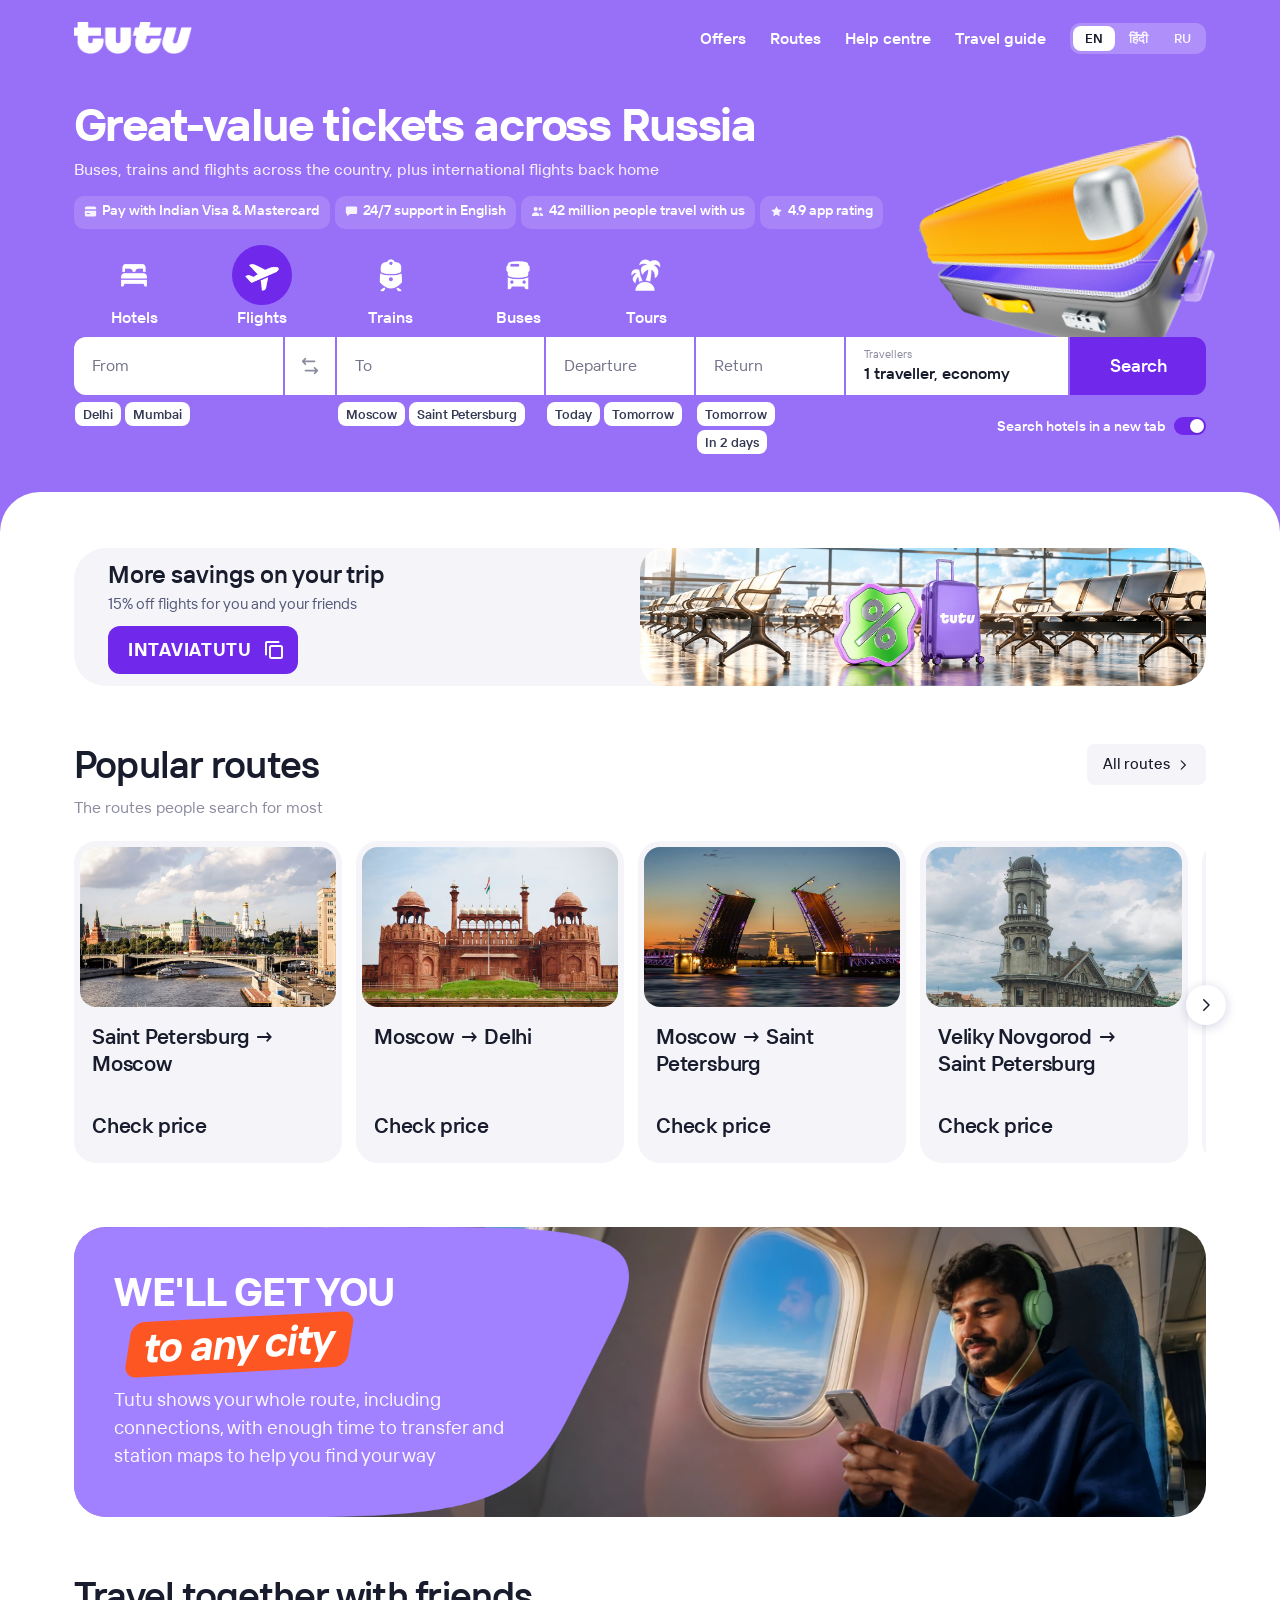
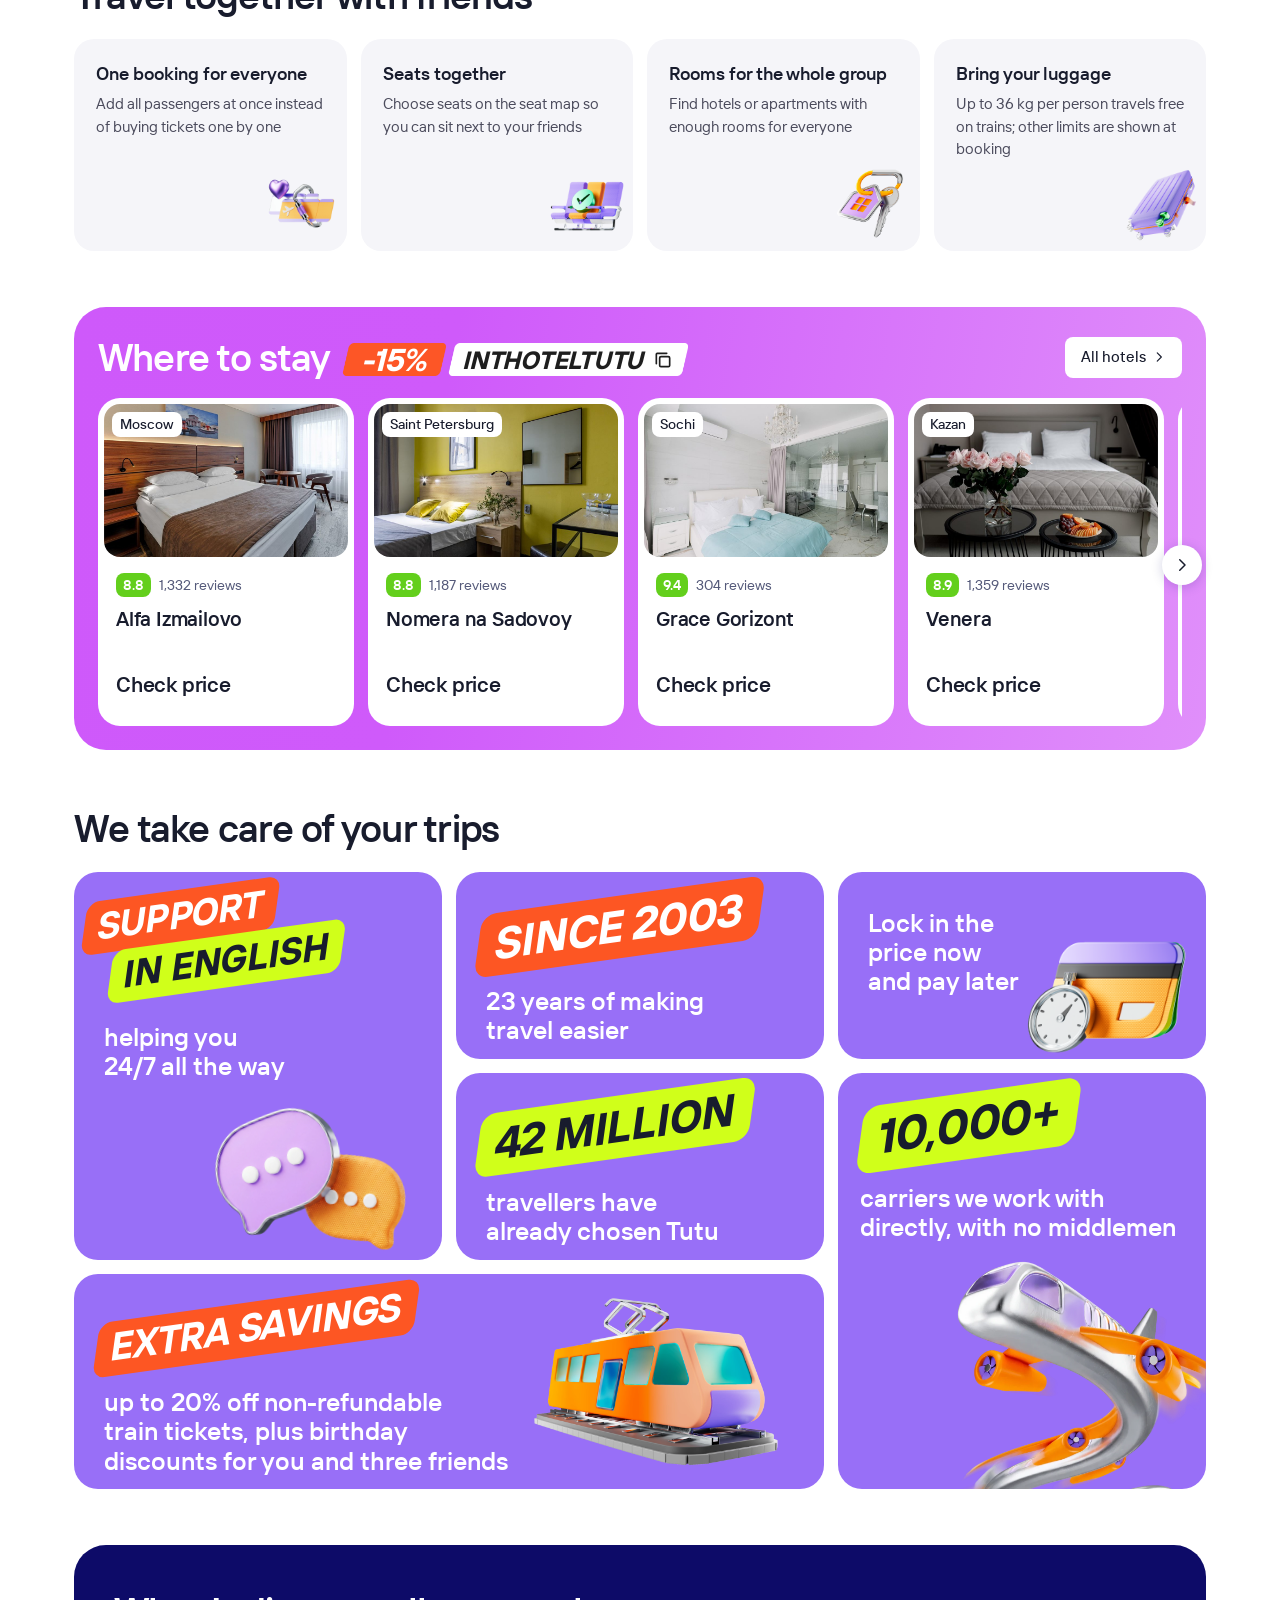
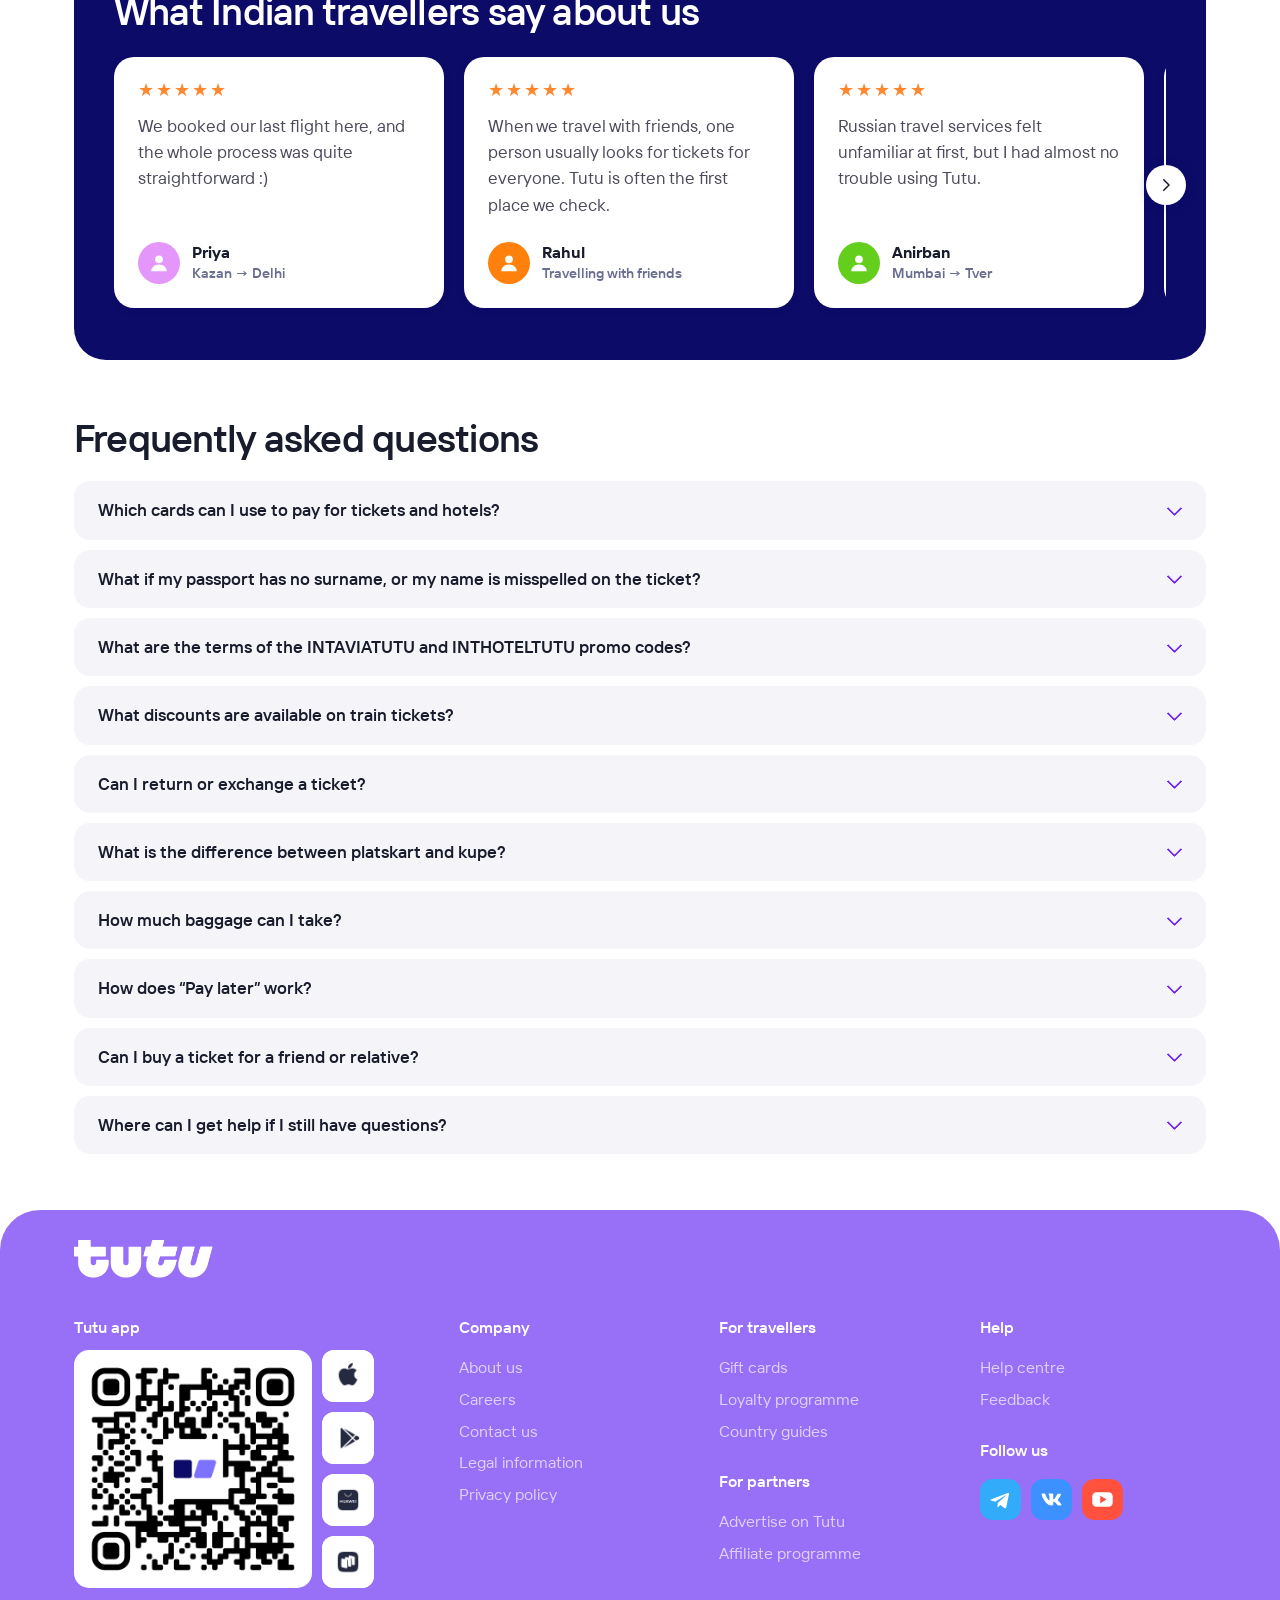
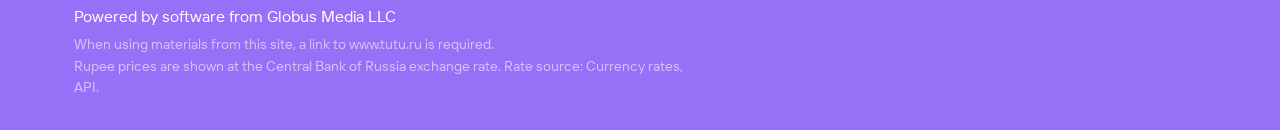
<file: index.html>
<!DOCTYPE html>
<html lang="en">
<head>
<meta charset="utf-8">
<meta name="viewport" content="width=device-width, initial-scale=1">
<script src="assets/landing-source.js?v=20261020"></script>
<!-- Keep the static flight form hidden until scripts restore the correct tab.
     Visibility (not display) preserves hero layout; no JS means no hiding. -->
<script>document.documentElement.classList.add('search-ui-initializing');</script>
<style>
html.search-ui-initializing .hero .transport,
html.search-ui-initializing .hero #search,
html.search-ui-initializing .hero .search-hints { visibility:hidden !important; }
</style>
<title>Tutu: great-value tickets across Russia</title>
<meta name="description" content="Buses, trains and flights across the country, plus international flights back home.">
<meta name="color-scheme" content="light">
<meta name="theme-color" content="#986FF7">
<link rel="icon" type="image/png" href="assets/favicon.png">
<link rel="apple-touch-icon" href="assets/apple-touch-icon.png">
<meta property="og:type" content="website">
<meta property="og:url" content="https://brusilo.github.io/india-landing/">
<meta property="og:title" content="Tutu: great-value tickets across Russia">
<meta property="og:description" content="Buses, trains and flights across the country, plus international flights back home.">
<meta property="og:locale" content="en_US">
<meta property="og:image" content="https://brusilo.github.io/india-landing/assets/apple-touch-icon.png">
<meta property="og:image:width" content="180">
<meta property="og:image:height" content="180">
<meta name="twitter:card" content="summary">

<link rel="preconnect" href="https://fonts.googleapis.com">
<link rel="preconnect" href="https://fonts.gstatic.com" crossorigin>

<style>
@font-face{font-family:'Tutu Sans';src:url('fonts/tutu_sans_regular.woff2') format('woff2');font-weight:400;font-style:normal;font-display:swap}
@font-face{font-family:'Tutu Sans';src:url('fonts/tutu_sans_medium.woff2') format('woff2');font-weight:500;font-style:normal;font-display:swap}
@font-face{font-family:'Tutu Sans';src:url('fonts/tutu_sans_demibold.woff2') format('woff2');font-weight:600;font-style:normal;font-display:swap}
@font-face{font-family:'Tutu Sans';src:url('fonts/tutu_sans_bold.woff2') format('woff2');font-weight:700;font-style:normal;font-display:swap}

:root{
  --deep-blue:#0D0B68;
  --berry-purple:#7D71FF;
  --cloud-white:#EDEFFF;
  --orange:#FF872E;
  --green:#00C95E;
  --blue:#5F94FF;
  --lilac:#BA61FF;
  --magenta:#FF45E3;

  --white:#fff;
  --text:#4B4B5C;
  --muted:#8C8CA1;
  --line:#E6E7F3;

  --shadow-sm:0 2px 10px rgba(13,11,104,.06);
  --shadow-md:0 10px 30px rgba(13,11,104,.10);

  --r-card:20px;
  --r-btn:12px;
  --maxw:1180px;

  --font:'Tutu Sans',-apple-system,BlinkMacSystemFont,'Segoe UI',Roboto,Helvetica,Arial,sans-serif;
}
/* Tutu Sans has no Devanagari glyphs, so the Hindi page needs its own fallbacks and looser lines */
html:lang(hi){--font:'Tutu Sans','Noto Sans Devanagari','Nirmala UI','Mangal',-apple-system,BlinkMacSystemFont,'Segoe UI',Roboto,Helvetica,Arial,sans-serif}
:lang(hi) .hero h1{line-height:1.2;letter-spacing:0}
:lang(hi) .hero h1 .accent{font-family:inherit;font-style:normal;font-weight:700;color:var(--lilac)}
:lang(hi) .section-head h2,:lang(hi) .panel h2{line-height:1.3;letter-spacing:0}
:lang(hi) .tile p,:lang(hi) .faq-item > p{line-height:1.7}

*,*::before,*::after{box-sizing:border-box}
html{-webkit-text-size-adjust:100%}
body{
  margin:0;
  font-family:var(--font);
  font-weight:400;
  font-size:16px;
  line-height:1.5;
  color:var(--text);
  background:var(--white);
  -webkit-font-smoothing:antialiased;
}
h1,h2,h3,p{margin:0}
img{max-width:100%;display:block}
button{font:inherit;color:inherit;background:none;border:none;padding:0;cursor:pointer}
input{font:inherit;color:inherit;background:none;border:none;width:100%}
input:focus{outline:none}
:focus-visible{outline:2px solid var(--berry-purple);outline-offset:2px;border-radius:4px}

.container{width:100%;max-width:var(--maxw);margin:0 auto;padding:0 16px}
@media(min-width:768px){.container{padding:0 24px}}

.section{padding:40px 0 0}
@media(min-width:768px){.section{padding-top:56px}}
.section--cloud{background:var(--cloud-white)}
.section--cloud,.section:has(+ .section--cloud),.section:has(+ footer){padding-bottom:40px}
@media(min-width:768px){.section--cloud,.section:has(+ .section--cloud),.section:has(+ footer){padding-bottom:56px}}
.section--cloud + .section--cloud{padding-top:0}

.section-head{margin-bottom:16px}
@media(min-width:768px){.section-head{margin-bottom:20px}}
.section-head h2{
  font-weight:700;
  font-size:clamp(26px,4.4vw,40px);
  line-height:1.12;
  letter-spacing:-.02em;
  color:var(--deep-blue);
}
.section-head p{margin-top:8px;font-size:15px;color:var(--muted);max-width:620px}
@media(min-width:768px){.section-head p{font-size:16px}}

.section-head--row{display:flex;justify-content:space-between;align-items:flex-end;gap:20px;flex-wrap:wrap}
.section-head--row > div:first-child{flex:1;min-width:0}

.head-actions{
  display:flex;flex-direction:column;
  align-items:flex-end;
  gap:12px;
  flex-shrink:0;
}
.head-actions__see,
.head-actions__nav{display:flex;align-items:center}
.filters-bar{display:flex;align-items:center;justify-content:space-between;gap:16px;margin-bottom:16px}
.filters-bar .filters{margin-bottom:0;min-width:0}
.filters-bar--nav-only{justify-content:flex-end}

.see-all{
  color:var(--berry-purple);font-weight:600;font-size:15px;
  text-decoration:none;display:inline-flex;align-items:center;gap:6px;
  white-space:nowrap;
}
.see-all:hover{color:var(--deep-blue)}
.see-all svg{width:14px;height:14px;stroke:currentColor;fill:none;stroke-width:2;stroke-linecap:round;stroke-linejoin:round}

.top{background:var(--deep-blue)}
.top-inner{display:flex;align-items:center;gap:24px;padding-block:16px}
@media(min-width:768px){.top-inner{padding-block:22px}}
.logo{height:24px;width:auto;flex:none}
@media(min-width:768px){.logo{height:28px}}

.top-nav{
  display:none;gap:24px;align-items:center;
  margin-left:auto;
}
@media(min-width:900px){.top-nav{display:flex}}
.top-nav a{
  color:rgba(255,255,255,.72);text-decoration:none;
  font-size:14px;font-weight:500;line-height:1;
  padding:6px 0;transition:color .15s ease;white-space:nowrap;
}
.top-nav a:hover{color:var(--white)}

.lang{display:flex;gap:2px;padding:3px;background:rgba(255,255,255,.12);border-radius:999px;flex:none}
.lang a{
  padding:6px 12px;border-radius:999px;
  font-size:13px;font-weight:500;line-height:1;
  color:rgba(255,255,255,.72);white-space:nowrap;
  text-decoration:none;display:inline-block;
}
.lang a:hover{color:var(--white)}
.lang a.is-active{background:var(--white);color:var(--deep-blue);font-weight:600}

.hero{background:var(--deep-blue);color:var(--white);padding:24px 0 72px}
@media(min-width:768px){.hero{padding:36px 0 104px}}
.hero + .section{position:relative;margin-top:-28px;border-radius:28px 28px 0 0;background:var(--white)}
@media(min-width:768px){.hero + .section{margin-top:-40px;border-radius:40px 40px 0 0}}

.hero h1{
  font-weight:700;
  font-size:clamp(34px,6.6vw,58px);
  line-height:1.05;
  letter-spacing:-.025em;
  max-width:16ch;
}
.hero h1 .accent{color:var(--lilac)}
.hero-sub{
  margin-top:14px;
  font-size:16px;
  color:rgba(255,255,255,.87);
  max-width:72ch;
}
@media(min-width:768px){.hero-sub{font-size:18px;margin-top:18px}}

.pills{display:flex;flex-wrap:wrap;gap:8px;margin-top:22px}
.pill{
  display:inline-flex;align-items:center;gap:7px;
  padding:8px 14px;border-radius:999px;
  background:rgba(255,255,255,.10);
  border:1px solid rgba(255,255,255,.14);
  font-size:13px;font-weight:500;color:var(--white);
}
.pill svg{width:15px;height:15px;flex:none;fill:currentColor;opacity:.9}

.transport{
  display:flex;gap:6px;margin-top:30px;
  overflow-x:auto;scrollbar-width:none;
  margin-inline:-16px;padding-inline:16px;
}
.transport::-webkit-scrollbar{display:none}
@media(min-width:768px){.transport{margin-top:40px;gap:14px;margin-inline:0;padding-inline:0;overflow:visible}}
.transport button{display:flex;flex-direction:column;align-items:center;gap:8px;flex:none;width:76px}
.transport .ico{
  width:50px;height:50px;border-radius:50%;
  background:rgba(255,255,255,.10);
  display:grid;place-items:center;
  transition:background .15s ease;
}
.transport .ico img{
  width:26px;height:26px;
  filter:brightness(0) invert(1);
}
.transport button:hover .ico{background:rgba(255,255,255,.18)}
.transport button.is-active .ico{background:var(--berry-purple)}
.transport .lbl{font-size:13px;font-weight:500;color:rgba(255,255,255,.72);line-height:1}
.transport button.is-active .lbl{color:var(--white);font-weight:600}

.search{
  margin-top:20px;
  background:var(--white);
  border-radius:20px;
  padding:6px;
  box-shadow:var(--shadow-md);
  display:flex;flex-direction:column;
}
@media(min-width:900px){.search{flex-direction:row;align-items:stretch;padding:6px;border-radius:20px}}

.field{display:flex;flex-direction:column;justify-content:center;gap:2px;padding:12px 14px;min-height:56px}
.field + .field,.swap + .field{border-top:1px solid var(--line)}
@media(min-width:900px){
  .field{flex:1;min-height:62px}
  .field + .field{border-top:none;border-left:1px solid var(--line)}
  .swap + .field{border-top:none}
  .field--pax{flex:0 0 190px}
}
.field label{font-size:11px;font-weight:500;color:var(--muted);letter-spacing:.01em}
.field input,.field .value{font-size:16px;font-weight:500;color:var(--deep-blue);line-height:1.3}
.field input::placeholder{color:#A3A3B8;font-weight:400}
.field--date{position:relative}
.field--date input{cursor:pointer}
.dp{
  position:absolute;top:calc(100% + 8px);left:0;z-index:30;
  width:300px;max-width:calc(100vw - 32px);
  background:var(--white);border-radius:18px;
  box-shadow:0 14px 40px rgba(13,11,104,.20);
  padding:14px;color:var(--deep-blue);
}
.dp[hidden]{display:none}
.dp-head{display:flex;align-items:center;justify-content:space-between;margin-bottom:6px}
.dp-title{font-size:15px;font-weight:600}
.dp-nav{width:34px;height:34px;border-radius:50%;display:grid;place-items:center}
.dp-nav:hover:not(:disabled){background:var(--cloud-white)}
.dp-nav:disabled{opacity:.3;cursor:default}
.dp-nav svg{width:16px;height:16px;stroke:var(--deep-blue);fill:none;stroke-width:1.8;stroke-linecap:round;stroke-linejoin:round}
.dp-grid{display:grid;grid-template-columns:repeat(7,1fr);gap:2px}
.dp-wd{padding:6px 0;font-size:11px;font-weight:500;color:var(--muted);text-align:center}
.dp-day{height:36px;border-radius:10px;font-size:14px;font-weight:500;color:var(--deep-blue)}
.dp-day:hover:not(:disabled){background:var(--cloud-white)}
.dp-day:disabled{color:#C8C8D6;cursor:default}
.dp-day.is-today{box-shadow:inset 0 0 0 1.5px var(--berry-purple)}
.dp-day.is-selected{background:var(--berry-purple);color:var(--white)}

.swap{display:none}
@media(min-width:900px){
  .swap{
    display:grid;place-items:center;flex:none;width:42px;
    align-self:center;
  }
  .swap span{
    width:34px;height:34px;border-radius:50%;
    background:var(--cloud-white);
    display:grid;place-items:center;
  }
  .swap svg{width:16px;height:16px;stroke:var(--deep-blue);fill:none;stroke-width:1.8;stroke-linecap:round;stroke-linejoin:round}
}

.btn-search{
  margin-top:6px;height:52px;border-radius:14px;
  background:var(--berry-purple);color:var(--white);
  font-size:16px;font-weight:600;
  display:grid;place-items:center;
}
@media(min-width:900px){.btn-search{margin-top:0;flex:0 0 172px;height:auto;border-radius:16px}}

.chips{display:flex;flex-wrap:wrap;gap:8px;margin-top:16px}
.chip{
  padding:7px 13px;border-radius:999px;
  background:rgba(255,255,255,.12);
  border:1px solid rgba(255,255,255,.16);
  font-size:13px;font-weight:500;color:var(--white);
}

/* Фильтры – вплотную к карточкам */
.filters{display:flex;gap:8px;margin-bottom:16px;overflow-x:auto;scrollbar-width:none}
.filters::-webkit-scrollbar{display:none}
.filters button{
  flex:none;padding:9px 18px;border-radius:999px;
  background:var(--cloud-white);color:var(--deep-blue);
  font-size:14px;font-weight:500;
}
.filters button.is-active{background:var(--berry-purple);color:var(--white);font-weight:600}

.row{
  display:flex;gap:14px;
  overflow-x:auto;scroll-snap-type:x mandatory;
  scrollbar-width:none;
  margin-inline:-16px;padding:2px 16px 8px;
  margin-bottom:-8px;
  align-items:stretch;
}
.row::-webkit-scrollbar{display:none}
.row > *{flex:0 0 250px;scroll-snap-align:start;display:flex}
@media(min-width:768px){.row{margin-inline:-24px;padding-inline:24px}}
@media(min-width:1024px){
  .row{
    padding-block:2px 8px;margin-bottom:-8px;
    margin-inline:0;padding-inline:0;
  }
  .row > *{flex:0 0 calc((100% - 60px) / 4)}
}

.carousel-nav{display:none;gap:8px}
@media(min-width:1024px){.carousel-nav{display:flex}}
.carousel-nav button{
  width:36px;height:36px;border-radius:50%;
  background:var(--white);border:1px solid var(--line);
  display:grid;place-items:center;
  box-shadow:var(--shadow-sm);
  transition:background .15s ease;
}
.carousel-nav button:hover:not(:disabled){background:var(--cloud-white)}
.carousel-nav button:disabled{opacity:.4;cursor:default}
.carousel-nav svg{width:16px;height:16px;stroke:var(--deep-blue);fill:none;stroke-width:1.8;stroke-linecap:round;stroke-linejoin:round}

.card{
  background:var(--white);
  border:1px solid var(--line);
  border-radius:var(--r-card);
  overflow:hidden;
  box-shadow:var(--shadow-sm);
  display:flex;flex-direction:column;
  width:100%;
}

.card--cta{
  border:1.5px dashed #C8C8DC;
  background:transparent;
  box-shadow:none;
  align-items:center;justify-content:center;
  gap:10px;
  text-decoration:none;color:var(--berry-purple);
  min-height:280px;
  padding:20px;
  transition:background .15s ease,border-color .15s ease;
}
.card--cta:hover{background:var(--cloud-white);border-color:var(--berry-purple)}
.card--cta svg{width:26px;height:26px;stroke:currentColor;fill:none;stroke-width:1.8;stroke-linecap:round;stroke-linejoin:round}
.card--cta span{font-size:15px;font-weight:600}

.card-media{
  position:relative;
  aspect-ratio:16/10;
  display:flex;align-items:flex-end;
  padding:14px;
  flex:none;
}
.card-img{aspect-ratio:16/10;width:100%;object-fit:cover}

.card-body{padding:16px 16px 18px;display:flex;flex-direction:column;gap:8px;flex:1}

.route-name{font-size:20px;font-weight:700;color:var(--deep-blue);line-height:1.25;letter-spacing:-.01em}
.price-row{display:flex;flex-wrap:wrap;align-items:baseline;gap:8px}
.price{font-size:19px;font-weight:700;color:var(--deep-blue);letter-spacing:-.01em}
.price-alt{font-size:14.5px;font-weight:500;color:var(--muted)}
.card-meta{font-size:14.5px;color:var(--muted)}
.card-type{font-size:14.5px;color:var(--muted);margin-top:auto;padding-top:8px}

.rating{
  position:absolute;left:12px;bottom:12px;
  background:var(--green);color:var(--white);
  font-size:13px;font-weight:700;line-height:1;
  padding:5px 8px;border-radius:8px;
}
.hotel-top{font-size:13px;color:var(--muted);white-space:nowrap}
.hotel-name{font-size:20px;font-weight:700;color:var(--deep-blue);line-height:1.25;letter-spacing:-.01em}
.hotel-meta{font-size:14.5px;color:var(--muted)}
.hotel-price{margin-top:auto;padding-top:8px;font-size:19px;font-weight:700;color:var(--deep-blue);letter-spacing:-.01em}
.hotel-price span{font-size:14.5px;font-weight:400;color:var(--muted)}

.tiles{display:grid;gap:14px;grid-template-columns:1fr}
@media(min-width:640px){.tiles{grid-template-columns:repeat(2,1fr)}}
@media(min-width:1024px){
  .tiles--3{grid-template-columns:repeat(3,1fr)}
  .tiles--4{grid-template-columns:repeat(4,1fr)}
}
.tile{
  position:relative;
  background:var(--cloud-white);
  border-radius:var(--r-card);
  padding:24px 22px 78px;
}
.section--cloud .tile{background:var(--white)}
.tile h3{font-size:18px;font-weight:600;color:var(--deep-blue);line-height:1.25}
.tile p{margin-top:8px;font-size:14.5px;line-height:1.55;color:var(--text)}
.tile .tile-ico{position:absolute;right:18px;bottom:18px;width:48px;height:48px}
.tile--plain{padding-bottom:24px}

.tile--stat{padding:26px 22px 24px;display:flex;flex-direction:column}
.tile--stat .stat-num{
  font-weight:700;
  font-size:clamp(38px,4.4vw,52px);
  line-height:1;
  letter-spacing:-.03em;
  color:var(--lilac);
  margin-bottom:10px;
}
.tile--stat h3{font-size:16.5px}
.tile--stat p{margin-top:6px;font-size:14px}

.panel{
  background:var(--cloud-white);
  border-radius:24px;
  padding:32px 24px;
  display:flex;flex-direction:column-reverse;align-items:flex-start;gap:20px;
}
@media(min-width:768px){.panel{padding:52px 48px;flex-direction:row;align-items:center;justify-content:space-between;gap:40px}}
.panel-ico{width:64px;height:64px;flex:none;border-radius:50%}
@media(min-width:768px){.panel-ico{width:104px;height:104px}}
.panel--accent .panel-ico{box-shadow:0 0 0 8px rgba(255,255,255,.16)}
.panel h2{
  font-weight:700;
  font-size:clamp(24px,4vw,36px);
  line-height:1.15;letter-spacing:-.02em;
  color:var(--deep-blue);
}
.panel p{margin-top:12px;font-size:16px;line-height:1.55;color:var(--text);max-width:58ch}
@media(min-width:768px){.panel p{font-size:17px}}
.panel--accent{background:var(--berry-purple)}
.panel--accent h2,.panel--accent p{color:var(--white)}
.panel--dark{background:var(--deep-blue)}
.panel--dark h2,.panel--dark p{color:var(--white)}
.panel--dark .panel-ico{box-shadow:0 0 0 8px rgba(186,97,255,.30)}
.stage{
  background:linear-gradient(100deg,#CE59FA 0%,#CF5AFA 32%,#E08FFA 100%);
  border-radius:24px;
  padding:28px 20px;
}
@media(min-width:768px){.stage{padding:44px 40px}}
.stage .section-head h2{color:var(--white)}
.stage .section-head p{color:rgba(255,255,255,.88)}
.stage .see-all{color:var(--white)}
.stage .see-all:hover{color:rgba(255,255,255,.75)}
.stage .row{margin-inline:-20px;padding-inline:20px}
@media(min-width:768px){.stage .row{margin-inline:-40px;padding-inline:40px}}
@media(min-width:1024px){.stage .row{margin-inline:0;padding-inline:0}}
.stage .card--cta{color:var(--white);border-color:rgba(255,255,255,.5)}
.stage .card--cta:hover{background:rgba(255,255,255,.10);border-color:var(--white)}

.faq{display:grid;gap:10px;max-width:880px}
.faq-item{background:var(--white);border-radius:16px;padding:0 20px}
.faq-item summary{
  list-style:none;cursor:pointer;
  display:flex;align-items:center;gap:14px;
  padding:18px 0;
  font-size:16.5px;font-weight:600;color:var(--deep-blue);line-height:1.35;
}
.faq-item summary::-webkit-details-marker{display:none}
.faq-plus{
  position:relative;flex:none;width:24px;height:24px;
  border-radius:50%;background:var(--berry-purple);
}
.faq-plus::before,.faq-plus::after{
  content:'';position:absolute;left:50%;top:50%;
  background:var(--white);
  transform:translate(-50%,-50%);
  transition:opacity .18s ease;
}
.faq-plus::before{width:11px;height:2px}
.faq-plus::after{width:2px;height:11px}
.faq-item[open] .faq-plus::after{opacity:0}
.faq-item > p{margin:0 0 18px 38px;font-size:14.5px;line-height:1.6;color:var(--text)}

.footer{background:var(--deep-blue);color:var(--white);padding:48px 0 34px}
@media(min-width:768px){.footer{padding:64px 0 44px}}

.footer-logo{height:36px;width:auto;margin-bottom:36px}
@media(min-width:768px){.footer-logo{height:44px;margin-bottom:48px}}

.footer-grid{
  display:grid;
  grid-template-columns:1fr;
  gap:36px 24px;
  padding-bottom:36px;
  margin-bottom:28px;
  border-bottom:1px solid rgba(255,255,255,.12);
}
@media(min-width:640px){
  .footer-grid{grid-template-columns:repeat(2,1fr)}
  .footer-app-col{grid-column:1 / -1}
}
@media(min-width:1024px){
  .footer-grid{
    grid-template-columns:auto 1fr 1.35fr 1fr;
    gap:48px 40px;
    padding-bottom:48px;
    margin-bottom:32px;
  }
  .footer-app-col{grid-column:auto}
}

.footer-app-title{
  font-size:15px;font-weight:600;color:var(--white);
  margin-bottom:16px;line-height:1.3;
}
.footer-app-body{
  display:flex;gap:16px;align-items:flex-start;
}
.footer-app-col .qr{
  width:280px;height:280px;flex:none;
  background:var(--white);
  border-radius:20px;
  padding:14px;
}
.footer-app-col .qr img{width:100%;height:100%;object-fit:contain}

.footer-app-col .stores{
  display:flex;flex-direction:column;
  justify-content:space-between;
  gap:10px;
  height:280px;
}
.footer-app-col .stores a{
  display:block;flex:1;
  min-height:0;
  border-radius:16px;
  overflow:hidden;
  transition:transform .15s ease,opacity .15s ease;
}
.footer-app-col .stores a:hover{transform:translateY(-1px);opacity:.9}
.footer-app-col .stores img{
  width:100%;height:100%;
  object-fit:contain;display:block;
}

.footer-col h4{
  font-size:15px;font-weight:700;
  color:var(--white);
  margin-bottom:14px;line-height:1.3;
}
.footer-col h4 + h4,
.footer-col .footer-h4-extra{
  margin-top:24px;
}
.footer-col a{
  display:block;
  color:rgba(255,255,255,.68);text-decoration:none;
  font-size:14.5px;font-weight:500;line-height:1.4;
  padding:5px 0;transition:color .15s ease;
}
.footer-col a:hover{color:var(--white)}

.socials{display:flex;gap:10px;margin-top:4px}
.social{
  width:44px;height:44px;border-radius:50%;
  object-fit:cover;display:block;
  transition:transform .15s ease;
}
.social:hover{transform:translateY(-1px)}

.footer-site{margin-top:0;font-size:15px;font-weight:600;color:var(--white)}
.legal{
  margin-top:10px;
  font-weight:500;font-size:12.5px;line-height:1.6;
  color:rgba(255,255,255,.58);
  max-width:70ch;
}

/* Compact transport search v2 */
.search{position:relative;width:min(100%,1080px);margin-top:20px;padding:0;display:grid;grid-template-columns:minmax(180px,1.05fr) 48px minmax(180px,1.05fr) minmax(145px,.76fr) minmax(190px,.9fr) 190px;align-items:stretch;background:var(--white);border-radius:16px;box-shadow:var(--shadow-md);overflow:visible}
.search .field{position:relative;min-width:0;min-height:64px;padding:0;border:0;border-right:1px solid var(--line);background:var(--white);display:flex;justify-content:center}
.search .field:first-child{border-radius:16px 0 0 16px}.search .field input{height:64px;padding:0 18px;font-size:16px;font-weight:500;color:var(--deep-blue);background:transparent}.search .field input::placeholder{color:#62627A;font-weight:500;opacity:1}.search .field--date input{cursor:pointer}
.search .swap{width:48px;display:grid;place-items:center;background:var(--white);border-right:1px solid var(--line);align-self:stretch}.search .swap span{width:34px;height:34px;border-radius:50%;display:grid;place-items:center}.search .swap:hover span{background:var(--cloud-white)}.search .swap svg{width:20px;height:20px;stroke:#89899D;fill:none;stroke-width:1.8;stroke-linecap:round;stroke-linejoin:round}
.search .field--pax{padding:0;flex:none}.pax-trigger{width:100%;height:64px;padding:8px 16px;text-align:left;display:flex;flex-direction:column;justify-content:center;gap:2px}.pax-caption{font-size:12px;line-height:1.1;color:var(--muted);font-weight:400}.pax-value{font-size:16px;line-height:1.25;color:var(--deep-blue);font-weight:600;white-space:nowrap;overflow:hidden;text-overflow:ellipsis}
.btn-search{margin:0;height:64px;border-radius:0 16px 16px 0;background:#6F29E8;color:#fff;font-size:16px;font-weight:400;display:grid;place-items:center;padding:0 18px;white-space:nowrap}
.search-suggest{position:absolute;left:0;right:0;top:calc(100% + 8px);z-index:1000;background:#fff;border-radius:16px;box-shadow:0 14px 40px rgba(13,11,104,.18);padding:8px;max-height:300px;overflow:auto}.search-suggest[hidden]{display:none}.search{position:relative!important;z-index:20!important;overflow:visible!important}.search .field--place{overflow:visible!important}.suggest-item{width:100%;padding:11px 12px;border-radius:11px;text-align:left;display:flex;flex-direction:column;gap:2px}.suggest-item:hover{background:var(--cloud-white)}.suggest-main{font-size:15px;font-weight:600;color:var(--deep-blue)}.suggest-meta{font-size:12px;color:var(--muted)}
.pax-pop{position:absolute;right:0;top:calc(100% + 8px);z-index:50;width:360px;max-width:calc(100vw - 32px);padding:18px;background:#fff;border-radius:20px;box-shadow:0 14px 40px rgba(13,11,104,.2);color:var(--deep-blue)}.pax-pop[hidden]{display:none}.pax-row{display:flex;align-items:center;justify-content:space-between;gap:18px;padding:8px 0}.pax-name{font-size:16px;font-weight:700}.pax-sub{font-size:13px;color:var(--muted);margin-top:2px}.stepper{display:flex;align-items:center;gap:12px}.stepper button{width:42px;height:42px;border-radius:12px;background:#F1F1F6;font-size:25px;line-height:1;color:var(--deep-blue)}.stepper button:disabled{opacity:.35;cursor:default}.stepper output{width:24px;text-align:center;font-size:18px;font-weight:600}.add-child{margin:8px 0 4px;width:100%;height:46px;border-radius:12px;background:#F0E8FF;color:#6F29E8;font-weight:600;display:none;align-items:center;justify-content:center;gap:8px}.add-child.is-visible{display:flex}.cabin{margin-top:12px;padding-top:14px;border-top:1px solid var(--line)}.cabin-title{font-size:13px;color:var(--muted);margin-bottom:8px}.cabin-tabs{display:grid;grid-template-columns:1fr 1fr;background:#F0F0F6;border-radius:12px;padding:4px;gap:4px}.cabin-tabs button{height:38px;border-radius:9px;color:#77778C;font-weight:600}.cabin-tabs button.is-active{background:#fff;color:var(--deep-blue);box-shadow:0 1px 4px rgba(13,11,104,.08)}.chips{display:none!important}
@media(max-width:899px){.search{width:100%;display:flex;flex-direction:column;border-radius:16px;overflow:visible}.search .field,.search .swap{border-right:0;border-bottom:1px solid var(--line)}.search .field:first-child{border-radius:16px 16px 0 0}.search .swap{display:none}.search .field input,.pax-trigger{height:58px}.btn-search{height:54px;border-radius:0 0 16px 16px}.pax-pop{left:0;right:auto}}

/* Quick search hints + decorative 3D artwork */.search{margin-top:10px}.search-hints{width:min(100%,1080px);display:grid;grid-template-columns:minmax(180px,1.05fr) 48px minmax(180px,1.05fr) minmax(145px,.76fr) minmax(190px,.9fr) 190px;margin-top:7px;position:relative;z-index:4}.quick-group{display:flex;gap:6px;flex-wrap:wrap;align-items:flex-start}.quick-from{grid-column:1}.quick-to{grid-column:3}.quick-date{grid-column:4}.quick-chip{padding:5px 9px;border-radius:9px;background:rgba(186,97,255,.38);color:#fff;font-size:12px;font-weight:500;line-height:1.15;white-space:nowrap}.quick-chip:hover{background:rgba(186,97,255,.58)}.hero{position:relative;overflow:hidden}.hero>.hero-decor{position:absolute;pointer-events:none;user-select:none;z-index:0}.hero>.hero-decor--suitcase{width:min(34vw,410px);right:max(-70px,calc((100vw - 1180px)/2 - 90px));top:88px;opacity:.48;transform:rotate(-5deg)}.hero>.container{position:relative;z-index:2}#routes,#hotels{position:relative;overflow:hidden}#routes>.section-decor,#hotels>.section-decor{position:absolute;pointer-events:none;user-select:none;z-index:0}#routes>.section-decor--ticket{width:275px;right:-52px;top:18px;opacity:.15;transform:rotate(8deg)}#hotels>.section-decor--keys{width:220px;left:-64px;top:48px;opacity:.13;transform:rotate(-10deg)}#routes>.container,#hotels>.container{position:relative;z-index:1}@media(max-width:899px){.search-hints{display:flex;gap:8px;flex-wrap:wrap;margin-top:8px}.hero>.hero-decor--suitcase{width:250px;right:-110px;top:135px;opacity:.24}#routes>.section-decor--ticket,#hotels>.section-decor--keys{display:none}}/* quick-hints-final */.search-hints{width:min(100%,1080px);display:grid;grid-template-columns:minmax(180px,1.05fr) 48px minmax(180px,1.05fr) minmax(145px,.76fr) minmax(190px,.9fr) 190px;margin-top:6px;align-items:start}.quick-group{display:flex;gap:6px;flex-wrap:nowrap}.quick-from{grid-column:1}.quick-to{grid-column:3}.quick-date{grid-column:4}.quick-chip{font-weight:400}.hero>.hero-decor--suitcase{width:min(36vw,430px);right:-70px;top:82px;opacity:.42}.section-decor--ticket{opacity:.18}.section-decor--keys{opacity:.16}@media(max-width:899px){.search-hints{display:flex;flex-wrap:wrap}.quick-group{flex-wrap:wrap}}










/* decor-placement-fix */
body{position:relative!important}
.top{position:relative!important;z-index:4!important}
.hero{position:static!important;overflow:visible!important;isolation:auto!important}
.hero>.container{position:relative!important;z-index:5!important}
.hero>.hero-decor{position:absolute!important;z-index:1!important;pointer-events:none!important;user-select:none!important;image-rendering:auto!important;filter:none!important;mix-blend-mode:normal!important}
.hero>.hero-decor--suitcase{
  width:680px!important;
  max-width:none!important;
  right:-10px!important;
  top:-12px!important;
  bottom:auto!important;
  opacity:1!important;
  transform:rotate(-5deg)!important;
}
.hero + .section{position:relative!important;z-index:3!important}

#routes,#hotels{position:relative!important;overflow:visible!important;isolation:isolate}
#routes>.container,#hotels>.container{position:relative!important;z-index:2!important}
#routes>.section-decor,#hotels>.section-decor{position:absolute!important;z-index:1!important;pointer-events:none!important;user-select:none!important;image-rendering:auto!important;filter:none!important;mix-blend-mode:normal!important}
#routes>.section-decor--ticket{
  width:420px!important;
  max-width:none!important;
  right:-54px!important;
  top:28px!important;
  opacity:1!important;
  transform:rotate(5deg)!important;
}
#hotels>.section-decor--keys{
  width:300px!important;
  max-width:none!important;
  left:-35px!important;
  top:40px!important;
  opacity:1!important;
  transform:rotate(-7deg)!important;
}

.footer{padding-top:30px!important;padding-bottom:30px!important}
.footer-logo{margin-bottom:22px!important}
.footer-grid{gap:28px 32px!important;padding-bottom:30px!important;margin-bottom:20px!important}
@media(min-width:1024px){
  .footer{padding-top:30px!important;padding-bottom:32px!important}
  .footer-logo{margin-bottom:24px!important}
  .footer-grid{gap:30px 36px!important;padding-bottom:32px!important;margin-bottom:20px!important}
}

@media(max-width:1200px){
  .hero>.hero-decor--suitcase{width:575px!important;right:-18px!important;top:-8px!important;bottom:auto!important}
  #routes>.section-decor--ticket{width:340px!important;right:-45px!important;top:30px!important}
  #hotels>.section-decor--keys{width:250px!important;left:-28px!important;top:46px!important}
}
@media(max-width:899px){
  .hero>.hero-decor--suitcase{width:275px!important;right:-38px!important;top:20px!important;bottom:auto!important;opacity:.82!important}
  #routes>.section-decor--ticket,#hotels>.section-decor--keys{display:none!important}
  .footer{padding-top:24px!important}
  .footer-logo{margin-bottom:20px!important}
}
</style>
<link rel="stylesheet" href="assets/search-v2.css?v=20261021-hotels-tab-14">
<script src="assets/site-language-faq-v26.js?v=20261015-hi-sapsan"></script>
<link rel="stylesheet" href="assets/responsive.css?v=20261013-touch-promo">
<link rel="stylesheet" href="assets/kite-tokens.css?v=2.6.3">
<link rel="stylesheet" href="assets/tutu-system.css?v=20261021-no-tap-box">
<link rel="stylesheet" href="assets/tour-form.css?v=20261015-tablet-gap8">
</head>
<body>
<!-- Yandex.Metrika counter -->
<script type="text/javascript">
    (function(m,e,t,r,i,k,a){
        m[i]=m[i]||function(){(m[i].a=m[i].a||[]).push(arguments)};
        m[i].l=1*new Date();
        for (var j = 0; j < document.scripts.length; j++) {if (document.scripts[j].src === r) { return; }}
        k=e.createElement(t),a=e.getElementsByTagName(t)[0],k.async=1,k.src=r,a.parentNode.insertBefore(k,a)
    })(window, document,'script','https://mc.yandex.ru/metrika/tag.js', 'ym');

    ym(7294060, 'init', {clickmap:true, ecommerce:"dataLayer", referrer: document.referrer, url: location.href, accurateTrackBounce:true, trackLinks:true});
</script>
<noscript><div><img src="https://mc.yandex.ru/watch/7294060" style="position:absolute; left:-9999px;" alt="" /></div></noscript>
<!-- /Yandex.Metrika counter -->

<header class="top">
  <div class="container top-inner">
    <a class="logo-link" href="https://www.tutu.ru/" aria-label="Tutu — home page"><img class="logo" src="assets/logo-tutu-white-v2.png" alt="Tutu"></a>
    <nav class="top-nav" aria-label="Sections">
      <a href="https://www.tutu.ru/juicy-offers/">Offers</a>
      <a href="https://provereno.tutu.ru/">Routes</a>
      <a href="https://www.tutu.ru/2read/">Help centre</a>
      <a href="https://www.tutu.ru/geo/">Travel guide</a>
    </nav>
    <nav class="lang" aria-label="Language">
      <a href="index.html" class="is-active" aria-current="true" hreflang="en">EN</a>
      <a href="index-hi.html" hreflang="hi">हिंदी</a>
      <a href="index-ru.html" hreflang="ru">RU</a>
    </nav>
  </div>
</header>

<section class="hero">
  <img class="hero-decor hero-decor--suitcase" src="assets/art/suitcase-orange.webp" alt="" aria-hidden="true">
  <div class="container">
    <h1><span class="accent">Great-value</span> tickets across Russia</h1>
    <p class="hero-sub">Buses, trains and flights across the country, plus international flights back home</p>

    <div class="pills">
      <span class="pill">
        <svg viewBox="0 0 24 24" aria-hidden="true"><path fill-rule="evenodd" d="M5.5 4h13A2.5 2.5 0 0 1 21 6.5v11a2.5 2.5 0 0 1-2.5 2.5h-13A2.5 2.5 0 0 1 3 17.5v-11A2.5 2.5 0 0 1 5.5 4ZM3 8.4v2.4h18V8.4H3Zm3 6.2v1.6h5v-1.6H6Z"/></svg>
        Pay with Indian Visa &amp; Mastercard
      </span>
      <span class="pill">
        <svg viewBox="0 0 24 24" aria-hidden="true"><path d="M5 4h14a2 2 0 0 1 2 2v8a2 2 0 0 1-2 2H9.6L5 19.5V16a2 2 0 0 1-2-2V6a2 2 0 0 1 2-2Z"/></svg>
        24/7 support in English
      </span>
      <span class="pill">
        <svg viewBox="0 0 24 24" aria-hidden="true"><path d="M9 11.4a3.3 3.3 0 1 0 0-6.6 3.3 3.3 0 0 0 0 6.6Zm7.2-.7a2.7 2.7 0 1 0 0-5.4 2.7 2.7 0 0 0 0 5.4ZM3 18.4C3 15.5 5.7 13.1 9 13.1s6 2.4 6 5.3v.9H3v-.9Zm13.8-4.2c2.4 0 4.2 1.8 4.2 4.1v1h-4.4v-.9c0-1.6-.6-3-1.6-4.2h1.8Z"/></svg>
        42 million people travel with us
      </span>
      <span class="pill">
        <svg viewBox="0 0 24 24" aria-hidden="true"><path d="m12 3.6 2.6 5.3 5.8.9-4.2 4 1 5.8-5.2-2.7-5.2 2.7 1-5.8-4.2-4 5.8-.9L12 3.6Z"/></svg>
        4.9 app rating
      </span>
    </div>

    <div class="transport" role="tablist" aria-label="Transport type">
      <button type="button" role="tab" aria-selected="false">
        <span class="ico"><img src="assets/icon-hotel.png" alt="" aria-hidden="true"></span>
        <span class="lbl">Hotels</span>
      </button>
      <button type="button" class="is-active" role="tab" aria-selected="true">
        <span class="ico"><img src="assets/icon-flight.png" alt="" aria-hidden="true"></span>
        <span class="lbl">Flights</span>
      </button>
      <button type="button" role="tab" aria-selected="false">
        <span class="ico"><img src="assets/icon-train.png" alt="" aria-hidden="true"></span>
        <span class="lbl">Trains</span>
      </button>
      <button type="button" role="tab" aria-selected="false">
        <span class="ico"><img src="assets/icon-bus.png" alt="" aria-hidden="true"></span>
        <span class="lbl">Buses</span>
      </button>
      <button type="button" class="tours-tab" role="tab" aria-selected="false" aria-controls="search">
        <span class="ico"><img src="assets/icon-tours.png?v=3" alt="" aria-hidden="true"></span>
        <span class="lbl">Tours</span>
      </button>
    </div>

    <form id="search" class="search search-v2" data-mode="flight">
      <div class="v2-field v2-field--place" data-role="from"><span class="v2-caption">From</span><input class="v2-input" type="text" autocomplete="off" spellcheck="false" role="combobox" aria-autocomplete="list" aria-expanded="false" aria-controls="suggest-from" maxlength="128" value="" placeholder="From" aria-label="From"><div class="search-suggest" role="listbox" id="suggest-from" hidden></div></div>
      <button type="button" class="v2-swap" aria-label="Swap departure and destination"><span><svg viewBox="0 0 24 24" aria-hidden="true"><path d="M7 4 4 7l3 3M4 7h13M17 20l3-3-3-3M20 17H7"/></svg></span></button>
      <div class="v2-field v2-field--place" data-role="to"><span class="v2-caption">To</span><input class="v2-input" type="text" autocomplete="off" spellcheck="false" role="combobox" aria-autocomplete="list" aria-expanded="false" aria-controls="suggest-to" maxlength="128" value="" placeholder="To" aria-label="To"><div class="search-suggest" role="listbox" id="suggest-to" hidden></div></div>
      <div class="v2-flight-dates"><div class="v2-field v2-field--date " data-role="date"><button type="button" class="v2-trigger" data-trigger="date" aria-haspopup="dialog"><span class="v2-caption">Departure</span><span class="v2-value">Departure</span></button><div class="v2-calendar" hidden></div></div><div class="v2-field v2-field--date v2-field--return " data-role="return"><button type="button" class="v2-trigger" data-trigger="return" aria-haspopup="dialog"><span class="v2-caption">Return</span><span class="v2-value">Return</span></button><div class="v2-calendar" hidden></div></div><div class="v2-calendar v2-flight-calendar" hidden></div></div>
      <div class="v2-field v2-field--always-caption v2-field--pax" data-role="pax"><button type="button" class="v2-trigger" data-trigger="pax" aria-haspopup="dialog"><span class="v2-caption">Travellers</span><span class="v2-value">1 traveller, economy</span></button><div class="v2-popover" hidden></div></div>
      <button type="submit" class="v2-submit">Search</button>
    </form>
    <div class="search-hints search-hints-v2" data-mode="flight" aria-label="Popular options"><div class="quick-group-v2 quick-group-v2--from"><button type="button" class="quick-chip-v2" data-v2-place="in-delhi" data-v2-role="from">Delhi</button><button type="button" class="quick-chip-v2" data-v2-place="in-mumbai" data-v2-role="from">Mumbai</button></div><div class="quick-group-v2 quick-group-v2--to"><button type="button" class="quick-chip-v2" data-v2-place="ru-moscow" data-v2-role="to">Moscow</button><button type="button" class="quick-chip-v2" data-v2-place="ru-saint-petersburg" data-v2-role="to">Saint Petersburg</button></div><div class="quick-group-v2 quick-group-v2--date"><button type="button" class="quick-chip-v2" data-v2-date="0" data-v2-length="0">Today</button><button type="button" class="quick-chip-v2" data-v2-date="1" data-v2-length="0">Tomorrow</button></div><div class="quick-group-v2 quick-group-v2--return"><button type="button" class="quick-chip-v2" data-v2-return="1">Tomorrow</button><button type="button" class="quick-chip-v2" data-v2-return="2">In 2 days</button></div></div>
  </div>
</section>

<section class="section promo-section">
  <div class="container">
    <div class="promo-strip promo-strip--v2" role="region" aria-label="INTAVIATUTU">
      <div class="promo-strip__offer">
        <h3><span class="promo-title-desktop">More savings on your trip</span><span class="promo-title-mobile">More savings!</span></h3>
        <p><span class="promo-title-desktop">15% off flights for you and your friends</span><span class="promo-title-mobile">15% off flights</span></p>
      
        <div class="promo-strip__action">
          <button type="button" class="promo-strip__copy promo-strip__copy--code" data-promo-code="INTAVIATUTU" data-copied-label="Copied" aria-label="Copy promo code INTAVIATUTU"><span class="promo-strip__copy-label">INTAVIATUTU</span><svg class="promo-strip__copy-icon" viewBox="0 0 24 24" width="24" height="24" aria-hidden="true" focusable="false"><path d="M4 16.5V5a1 1 0 0 1 1-1h11.5" fill="none" stroke="currentColor" stroke-width="2" stroke-linecap="round"/><rect x="8" y="8" width="12" height="12" rx="1.5" fill="none" stroke="currentColor" stroke-width="2"/></svg><svg class="promo-strip__copied-icon" viewBox="0 0 24 24" width="24" height="24" aria-hidden="true" focusable="false"><path d="M5 12.5l4.5 4.5L19 7.5" fill="none" stroke="currentColor" stroke-width="2.2" stroke-linecap="round" stroke-linejoin="round"/></svg></button>
        </div>      </div>
      <img class="promo-photo" src="assets/photos/airport-promo.webp" alt="" aria-hidden="true">
    </div>
  </div>
</section>

<section class="section" id="routes">
  <div class="container">
    <div class="section-head section-head--row">
      <div>
        <h2>Popular <span class="h2-tail">routes</span></h2>
        <p>The routes people search for most</p>
      </div>
      <div class="head-actions">
        <div class="head-actions__see">
          <a class="see-all" href="https://www.tutu.ru/poezda/Moskva/Sankt-Peterburg/">
            <span class="see-all__full">All routes</span><span class="see-all__short">All</span>
            <svg viewBox="0 0 24 24" aria-hidden="true"><path d="m9 5 7 7-7 7"/></svg>
          </a>
        </div>
          <div class="head-actions__nav">
            <div class="carousel-nav" data-carousel="routes">
                    <button type="button" aria-label="Previous">
                      <svg viewBox="0 0 24 24" aria-hidden="true"><path d="M15 19 8 12l7-7"/></svg>
                    </button>
                    <button type="button" aria-label="Next">
                      <svg viewBox="0 0 24 24" aria-hidden="true"><path d="m9 5 7 7-7 7"/></svg>
                    </button>
                  </div>
          </div>
      </div>
    </div>

    <div class="carousel-wrap">
      <div class="row" id="routes-row"></div>
    </div>
  </div>
</section>

<section class="section">
  <div class="container">
    <div class="panel panel--accent panel--transport panel--photo">
      <div>
        <h2><span class="panel-line">We'll get you</span><span class="panel-badge">to any city</span></h2>
        <p>Tutu shows your whole route, including connections, with enough time to transfer and station maps to help you find your way</p>      </div>
      <img class="panel-ico" src="assets/icons/transport-mix.png" alt="" aria-hidden="true">
    </div>
  </div>
</section>

<section class="section section--cloud section--group">
  <div class="container">
    <div class="section-head"><h2>Travel together with friends</h2></div>
    <div class="tiles tiles--4">
      <article class="tile">
        <h3>One booking for everyone</h3>
        <p>Add all passengers at once instead of buying tickets one by one</p>
        <img class="tile-ico" src="assets/icons/group-order.webp" alt="" aria-hidden="true">
      </article>
      <article class="tile">
        <h3>Seats together</h3>
        <p>Choose seats on the seat map so you can sit next to your friends</p>
        <img class="tile-ico" src="assets/icons/group-seats.webp" alt="" aria-hidden="true">
      </article>
      <article class="tile">
        <h3>Rooms for the whole group</h3>
        <p>Find hotels or apartments with enough rooms for everyone</p>
        <img class="tile-ico" src="assets/icons/group-stay.webp" alt="" aria-hidden="true">
      </article>
      <article class="tile">
        <h3>Bring your luggage</h3>
        <p>Up to 36 kg per person travels free on trains; other limits are shown at booking</p>
        <img class="tile-ico" src="assets/icons/group-luggage.webp" alt="" aria-hidden="true">
      </article>
    </div>
  </div>
</section>

<section class="section" id="hotels">
  <div class="container">
    <div class="stage">
      <div class="section-head section-head--row">
        <div>
          <h2>Where to stay</h2>
          <div class="hotel-offer">
            <span class="hotel-offer__badge">-15%</span>
            <button type="button" class="promo-strip__copy promo-strip__copy--code hotel-offer__plate" data-promo-code="INTHOTELTUTU" data-copied-label="Copied" aria-label="Copy promo code INTHOTELTUTU"><span class="hotel-offer__code">INTHOTELTUTU</span><svg class="promo-strip__copy-icon" viewBox="0 0 24 24" width="24" height="24" aria-hidden="true" focusable="false"><path d="M4 16.5V5a1 1 0 0 1 1-1h11.5" fill="none" stroke="currentColor" stroke-width="2" stroke-linecap="round"/><rect x="8" y="8" width="12" height="12" rx="1.5" fill="none" stroke="currentColor" stroke-width="2"/></svg><svg class="promo-strip__copied-icon" viewBox="0 0 24 24" width="24" height="24" aria-hidden="true" focusable="false"><path d="M5 12.5l4.5 4.5L19 7.5" fill="none" stroke="currentColor" stroke-width="2.2" stroke-linecap="round" stroke-linejoin="round"/></svg></button>
          </div>
        </div>
        <div class="head-actions">
          <div class="head-actions__see">
            <a class="see-all" href="https://hotel.tutu.ru/c_russia/moscow/">
              <span class="see-all__full">All hotels</span><span class="see-all__short">All</span>
              <svg viewBox="0 0 24 24" aria-hidden="true"><path d="m9 5 7 7-7 7"/></svg>
            </a>
          </div>
          <div class="head-actions__nav">
            <div class="carousel-nav" data-carousel="hotels">
              <button type="button" aria-label="Previous">
                <svg viewBox="0 0 24 24" aria-hidden="true"><path d="M15 19 8 12l7-7"/></svg>
              </button>
              <button type="button" aria-label="Next">
                <svg viewBox="0 0 24 24" aria-hidden="true"><path d="m9 5 7 7-7 7"/></svg>
              </button>
            </div>
          </div>
        </div>
      </div>
      <div class="carousel-wrap">
        <div class="row" id="hotels-row"></div>
      </div>
    </div>
  </div>
</section>

<section class="section section--cloud" id="about">
  <div class="container">
    <div class="section-head"><h2>We take care of your trips</h2></div>
    <div class="bento">
      <article class="bento-cell bento-cell--hero bento-cell--art bento-pos-tl">
        <span class="bento-sticker bento-sticker--text">Support</span>
        <span class="bento-sticker bento-sticker--lime bento-sticker--text">in English</span>
        <h3>helping you 24/7 all&nbsp;the&nbsp;way</h3>
        <img class="bento-art" src="assets/art/bubbles.webp" alt="" aria-hidden="true">
      </article>
      <article class="bento-cell bento-cell--stat bento-pos-c">
        <span class="bento-sticker bento-sticker--lime">42 million</span>
        <h3>travellers have already chosen Tutu</h3>
      </article>
      <article class="bento-cell bento-cell--stat bento-pos-tc">
        <span class="bento-sticker">Since 2003</span>
        <h3>23 years of making travel easier</h3>
      </article>
      <article class="bento-cell bento-cell--w2 bento-cell--art bento-pos-tr">
        <h3>Lock in the price now and pay later</h3>
        <img class="bento-art" src="assets/art/wallet-timer.png" alt="" aria-hidden="true">
      </article>
      <article class="bento-cell bento-cell--w2 bento-cell--art bento-pos-bl">
        <span class="bento-sticker bento-sticker--text">Extra savings</span>
        <h3>up to 20% off non-refundable train tickets, plus birthday discounts for you and three&nbsp;friends</h3>
        <img class="bento-art bento-art--cal bento-art--train" src="assets/art/train-tram.webp" alt="" aria-hidden="true">
      </article>
      <article class="bento-cell bento-cell--w2 bento-cell--art bento-pos-r">
        <span class="bento-sticker bento-sticker--lime">10,000+</span>
        <h3>carriers we work with<span class="hide-phone"> directly, with</span><span class="only-phone">,</span> no middlemen</h3>
        <img class="bento-art bento-art--plane" src="assets/art/plane-swirl.webp" alt="" aria-hidden="true">
      </article>
    </div>
  </div>
</section>

<section class="section section--cloud reviews-section" id="reviews">
  <div class="container">
    <div class="stage reviews-stage">
    <div class="section-head section-head--row">
      <div><h2>What Indian travellers say about us</h2></div>
      <div class="head-actions">
        <div class="head-actions__nav">
          <div class="carousel-nav" data-carousel="reviews">
            <button type="button" aria-label="Previous reviews"><svg viewBox="0 0 24 24" aria-hidden="true"><path d="M15 19 8 12l7-7"/></svg></button>
            <button type="button" aria-label="Next reviews"><svg viewBox="0 0 24 24" aria-hidden="true"><path d="m9 5 7 7-7 7"/></svg></button>
          </div>
        </div>
      </div>
    </div>
    <div class="reviews-carousel-wrap">
      <div class="reviews-row" id="reviews-row">
        <article class="review-card">
          <div class="review-card__stars" aria-label="5 out of 5">★★★★★</div>
          <p class="review-card__text">We booked our last flight here, and the whole process was quite straightforward :)</p>
          <div class="review-card__person">
            <span class="review-avatar review-avatar--pink" aria-hidden="true"><svg class="review-avatar__icon" viewBox="0 0 24 24" width="22" height="22" aria-hidden="true"><circle cx="12" cy="8" r="4.2" fill="#FFFFFF"/><path d="M3.5 21c0-4.4 3.8-7.5 8.5-7.5s8.5 3.1 8.5 7.5z" fill="#FFFFFF"/></svg></span>
            <div class="review-card__identity">
              <p class="review-card__author">Priya</p>
              <p class="review-card__detail">Kazan → Delhi</p>
            </div>
          </div>
        </article>
        <article class="review-card">
          <div class="review-card__stars" aria-label="5 out of 5">★★★★★</div>
          <p class="review-card__text">When we travel with friends, one person usually looks for tickets for everyone. Tutu is often the first place we check.</p>
          <div class="review-card__person">
            <span class="review-avatar review-avatar--orange" aria-hidden="true"><svg class="review-avatar__icon" viewBox="0 0 24 24" width="22" height="22" aria-hidden="true"><circle cx="12" cy="8" r="4.2" fill="#FFFFFF"/><path d="M3.5 21c0-4.4 3.8-7.5 8.5-7.5s8.5 3.1 8.5 7.5z" fill="#FFFFFF"/></svg></span>
            <div class="review-card__identity">
              <p class="review-card__author">Rahul</p>
              <p class="review-card__detail">Travelling with friends</p>
            </div>
          </div>
        </article>
        <article class="review-card">
          <div class="review-card__stars" aria-label="5 out of 5">★★★★★</div>
          <p class="review-card__text">Russian travel services felt unfamiliar at first, but I had almost no trouble using Tutu.</p>
          <div class="review-card__person">
            <span class="review-avatar review-avatar--green" aria-hidden="true"><svg class="review-avatar__icon" viewBox="0 0 24 24" width="22" height="22" aria-hidden="true"><circle cx="12" cy="8" r="4.2" fill="#FFFFFF"/><path d="M3.5 21c0-4.4 3.8-7.5 8.5-7.5s8.5 3.1 8.5 7.5z" fill="#FFFFFF"/></svg></span>
            <div class="review-card__identity">
              <p class="review-card__author">Anirban</p>
              <p class="review-card__detail">Mumbai → Tver</p>
            </div>
          </div>
        </article>
        <article class="review-card">
          <div class="review-card__stars" aria-label="5 out of 5">★★★★★</div>
          <p class="review-card__text">We've used Tutu more than once, and so far everything has gone smoothly</p>
          <div class="review-card__person">
            <span class="review-avatar review-avatar--pink" aria-hidden="true"><svg class="review-avatar__icon" viewBox="0 0 24 24" width="22" height="22" aria-hidden="true"><circle cx="12" cy="8" r="4.2" fill="#FFFFFF"/><path d="M3.5 21c0-4.4 3.8-7.5 8.5-7.5s8.5 3.1 8.5 7.5z" fill="#FFFFFF"/></svg></span>
            <div class="review-card__identity">
              <p class="review-card__author">Tanushree</p>
              <p class="review-card__detail">Studying in Russia</p>
            </div>
          </div>
        </article>
        <article class="review-card">
          <div class="review-card__stars" aria-label="5 out of 5">★★★★★</div>
          <p class="review-card__text">We were looking for a bus to Moscow and ended up choosing Tutu. We found a suitable option quickly and bought the ticket right there.</p>
          <div class="review-card__person">
            <span class="review-avatar review-avatar--orange" aria-hidden="true"><svg class="review-avatar__icon" viewBox="0 0 24 24" width="22" height="22" aria-hidden="true"><circle cx="12" cy="8" r="4.2" fill="#FFFFFF"/><path d="M3.5 21c0-4.4 3.8-7.5 8.5-7.5s8.5 3.1 8.5 7.5z" fill="#FFFFFF"/></svg></span>
            <div class="review-card__identity">
              <p class="review-card__author">Satyajit</p>
              <p class="review-card__detail">Yoshkar-Ola → Moscow</p>
            </div>
          </div>
        </article>
        
      </div>
    </div>
    </div>
  </div>
</section>

<section class="section section--cloud" id="faq">
  <div class="container">
    <div class="section-head"><h2>Frequently asked questions</h2></div>
    <div class="faq" id="faq-list"></div>
  </div>
</section>

<footer class="footer">
  <div class="container">
    <img class="footer-logo" src="assets/logo-tutu-white-v2.png" alt="Tutu">

    <div class="footer-grid">

      <div class="footer-app-col">
        <h4 class="footer-app-title">Tutu app</h4>
        <div class="footer-app-body">
          <div class="qr">
            <img src="assets/qr-new.png" alt="QR code to download the Tutu app">
          </div>
          <div class="stores">
            <a href="https://apps.apple.com/ru/app/жд-билеты-отели-авиабилеты/id1296791829" aria-label="App Store"><img src="assets/store-apple-new.png" alt="App Store"></a>
            <a href="https://play.google.com/store/apps/details?id=ru.tutu.tutu_emp" aria-label="Google Play"><img src="assets/store-google-new.png" alt="Google Play"></a>
            <a href="https://appgallery.huawei.com/?referrer=appmetrica_tracking_id%3D388656529861044970%26ym_tracking_id%3D12590289799764343143#/app/C100925545" aria-label="Huawei AppGallery"><img src="assets/store-huawei-new.png" alt="Huawei AppGallery"></a>
            <a href="https://www.rustore.ru/catalog/app/ru.tutu.tutu_emp" aria-label="RuStore"><img src="assets/store-rustore-new.png" alt="RuStore"></a>
          </div>
        </div>
      </div>

      <div class="footer-col">
        <h4>Company</h4>
        <a href="https://c.tutu.ru/">About us</a>
        <a href="https://c.tutu.ru/hr">Careers</a>
        <a href="https://c.tutu.ru/#contacts">Contact us</a>
        <a href="https://www.tutu.ru/2read/legal_information/">Legal information</a>
        <a href="https://www.tutu.ru/2read/legal_information/legal_personal/">Privacy policy</a>
      </div>

      <div class="footer-col">
        <h4>For travellers</h4>
        <a href="https://c.tutu.ru/certificates">Gift cards</a>
        <a href="https://www.tutu.ru/2read/benefits/plyushki/">Loyalty programme</a>
        <a href="https://www.tutu.ru/geo/">Country guides</a>

        <h4 class="footer-h4-extra">For partners</h4>
        <a href="https://c.tutu.ru/adv">Advertise on Tutu</a>
        <a href="https://advcake.ru/lp/tutu/">Affiliate programme</a>
      </div>

      <div class="footer-col">
        <h4>Help</h4>
        <a href="https://www.tutu.ru/2read/">Help centre</a>
        <a href="https://www.tutu.ru/feedback.php">Feedback</a>

        <h4 class="footer-h4-extra">Follow us</h4>
        <div class="socials">
          <a href="https://t.me/tutu_travel" aria-label="Telegram"><img class="social" src="assets/social-telegram.svg" alt="Telegram"></a>
          <a href="https://vk.ru/tu_tu_ru" aria-label="VK"><img class="social" src="assets/social-vk.svg" alt="VK"></a>
          <a href="https://youtube.com/@tutu_ru" aria-label="YouTube"><img class="social" src="assets/social-youtube.svg" alt="YouTube"></a>
        </div>
      </div>

    </div>

    <p class="footer-site">Powered by software from Globus Media LLC</p>
    <p class="legal">
      When using materials from this site, a link to www.tutu.ru is required.<br>Rupee prices are shown at the Central Bank of Russia exchange rate. Rate source: <a href="https://www.cbr-xml-daily.ru/">Currency rates, API</a>.
    </p>
  </div>
</footer>

<script src="assets/search-places.js?v=20261021-hi-names"></script>
<script src="assets/daily-prices.js"></script>
<script src="assets/pricing.js?v=20261014-cbr-api-rate"></script>
<script>
const CONFIG = {
  currency: '₽',
  hotelDiscount: 15,
  hotelDiscountMax: 3000,
  rubToInr: window.TUTU_PRICING.rubToInr(),

  routes: [
    { id:'r1', from:'Saint Petersburg', to:'Moscow', typeLine:'train', transport:'train', combined:false, price:'831', img:'assets/routes/moscow-kremlin.jpg', gradient:'linear-gradient(135deg,#BA61FF 0%,#0D0B68 100%)' },
    { id:'r2', from:'Moscow', to:'Delhi', typeLine:'plane', transport:'flight', combined:false, price:'19 668', img:'assets/routes/delhi-red-fort.jpg', gradient:'linear-gradient(135deg,#0D0B68 0%,#BA61FF 100%)' },
    { id:'r3', from:'Moscow', to:'Saint Petersburg', typeLine:'train', transport:'train', combined:false, price:'801', img:'assets/routes/saint-petersburg-bridge.jpg', gradient:'linear-gradient(135deg,#0D0B68 0%,#5F94FF 100%)' },
    { id:'r4', from:'Veliky Novgorod', to:'Saint Petersburg', typeLine:'train', transport:'train', combined:false, price:'2 048', img:'assets/routes/saint-petersburg-five-corners.jpg', gradient:'linear-gradient(200deg,#7D71FF 0%,#0D0B68 100%)' },
    { id:'r5', from:'Cheboksary', to:'Moscow', typeLine:'train', transport:'train', combined:false, price:'1 188', img:'assets/routes/moscow-st-basils.jpg', gradient:'linear-gradient(135deg,#BA61FF 0%,#7D71FF 100%)' },
    { id:'r6', from:'Rostov-on-Don', to:'Moscow', typeLine:'train', transport:'train', combined:false, price:'1 916', img:'assets/routes/moscow-christ-saviour.jpg', gradient:'radial-gradient(120% 120% at 80% 90%,#5F94FF 0%,#0D0B68 70%)' },
    { id:'r7', from:'Moscow', to:'Ulyanovsk', typeLine:'train', transport:'train', combined:false, price:'1 550', img:'assets/routes/ulyanovsk.jpg', gradient:'linear-gradient(60deg,#5F94FF 0%,#7D71FF 100%)' },
    { id:'r8', from:'Ufa', to:'Moscow', typeLine:'train', transport:'train', combined:false, price:'2 717', img:'assets/routes/moscow-city.jpg', gradient:'linear-gradient(135deg,#7D71FF 0%,#0D0B68 100%)' },
    { id:'r9', from:'Moscow', to:'Oryol', typeLine:'train', transport:'train', combined:false, price:'525', img:'assets/routes/oryol.jpg', gradient:'linear-gradient(135deg,#BA61FF 0%,#0D0B68 100%)' },
    { id:'r10', from:'Stavropol', to:'Moscow', typeLine:'train', transport:'train', combined:false, price:'4 553', img:'assets/routes/moscow-embankment.jpg', gradient:'linear-gradient(135deg,#0D0B68 0%,#BA61FF 100%)' },
    { id:'r11', from:'Moscow', to:'Yoshkar-Ola', typeLine:'train', transport:'train', combined:false, price:'1 681', img:'assets/routes/yoshkar-ola.jpg', gradient:'linear-gradient(135deg,#0D0B68 0%,#5F94FF 100%)' },
    { id:'r12', from:'Saint Petersburg', to:'Veliky Novgorod', typeLine:'train', transport:'train', combined:false, price:'1 662', img:'assets/routes/veliky-novgorod-kremlin.jpg', gradient:'linear-gradient(200deg,#7D71FF 0%,#0D0B68 100%)' },
    { id:'r13', from:'Moscow', to:'Cheboksary', typeLine:'train', transport:'train', combined:false, price:'1 188', img:'assets/routes/cheboksary-bay.jpg', gradient:'linear-gradient(135deg,#BA61FF 0%,#7D71FF 100%)' },
    { id:'r14', from:'Moscow', to:'Rostov-on-Don', typeLine:'train', transport:'train', combined:false, price:'2 013', img:'assets/routes/rostov-embankment.jpg', gradient:'radial-gradient(120% 120% at 80% 90%,#5F94FF 0%,#0D0B68 70%)' }
  ],

  hotels: [
    { id:'h1', name:'Alfa Izmailovo', city:'Moscow', distance:'9.1 km from centre', rating:'8.8', reviews:'1,332 reviews', type:'Hotel', price:'5 931', img:'assets/hotels/alfa-izmailovo-moscow.jpg?v=2', gradient:'linear-gradient(140deg,#7D71FF 0%,#5F94FF 100%)' },
    { id:'h2', name:'Nomera na Sadovoy', city:'Saint Petersburg', distance:'1.3 km from centre', rating:'8.8', reviews:'1,187 reviews', type:'Hotel', price:'3 800', img:'assets/hotels/nomera-na-sadovoy-spb.jpg?v=2', gradient:'radial-gradient(120% 120% at 80% 20%,#BA61FF 0%,#0D0B68 75%)' },
    { id:'h3', name:'Grace Gorizont', city:'Sochi', distance:'3.9 km from centre', rating:'9.4', reviews:'304 reviews', type:'Hotel', price:'2 588', img:'assets/hotels/grace-gorizont-sochi.jpg?v=2', gradient:'linear-gradient(210deg,#5F94FF 0%,#0D0B68 95%)' },
    { id:'h4', name:'Venera', city:'Kazan', distance:'843 m from centre', rating:'8.9', reviews:'1,359 reviews', type:'Hotel', price:'8 370', img:'assets/hotels/venera-kazan.jpg?v=2', gradient:'linear-gradient(95deg,#0D0B68 0%,#BA61FF 60%,#BA61FF 100%)' },
    { id:'h5', name:'Pana Moscow', city:'Moscow', distance:'4.7 km from centre', rating:'9.1', reviews:'357 reviews', type:'Hotel', price:'5 913', img:'assets/hotels/pana-moscow.jpg?v=2', gradient:'radial-gradient(120% 120% at 20% 85%,#5F94FF 0%,#7D71FF 50%,#0D0B68 100%)' },
    { id:'h6', name:'Asteria', city:'Saint Petersburg', distance:'1.6 km from centre', rating:'8.7', reviews:'1,039 reviews', type:'Hotel', price:'5 400', img:'assets/hotels/asteria-spb.jpg?v=2', gradient:'linear-gradient(145deg,#BA61FF 0%,#0D0B68 100%)' },
    { id:'h7', name:'Volkhov', city:'Veliky Novgorod', distance:'1.4 km from centre', rating:'8.6', reviews:'806 reviews', type:'Hotel', price:'4 460', img:'assets/hotels/volkhov-veliky-novgorod.jpg?v=2', gradient:'linear-gradient(140deg,#7D71FF 0%,#5F94FF 100%)' },
    { id:'h8', name:'Cascade Resort', city:'Adler', distance:'768 m from centre', rating:'8.9', reviews:'120 reviews', type:'Hotel', price:'4 342', img:'assets/hotels/cascade-resort-adler.jpg?v=2', gradient:'radial-gradient(120% 120% at 80% 20%,#BA61FF 0%,#0D0B68 75%)' },
    { id:'h9', name:'Vesna', city:'Nizhny Novgorod', distance:'3.2 km from centre', rating:'8.9', reviews:'386 reviews', type:'Hotel', price:'3 800', img:'assets/hotels/vesna-nizhny-novgorod.jpg?v=2', gradient:'linear-gradient(210deg,#5F94FF 0%,#0D0B68 95%)' },
    { id:'h10', name:'Cosmos Moscow Paveletskaya', city:'Moscow', distance:'3.4 km from centre', rating:'9.1', reviews:'263 reviews', type:'Hotel', price:'8 190', img:'assets/hotels/cosmos-paveletskaya-moscow.jpg?v=2', gradient:'linear-gradient(95deg,#0D0B68 0%,#BA61FF 60%,#BA61FF 100%)' },
    { id:'h11', name:'City Rose', city:'Rostov-on-Don', distance:'284 m from centre', rating:'8.9', reviews:'285 reviews', type:'Hotel', price:'3 192', img:'assets/hotels/city-rose-rostov.jpg?v=2', gradient:'radial-gradient(120% 120% at 20% 85%,#5F94FF 0%,#7D71FF 50%,#0D0B68 100%)' },
    { id:'h12', name:'Novotel Sheremetyevo', city:'Khimki', distance:'8.2 km from centre', rating:'8.6', reviews:'332 reviews', type:'Hotel', price:'9 531', img:'assets/hotels/novotel-sheremetyevo-khimki.jpg?v=2', gradient:'linear-gradient(145deg,#BA61FF 0%,#0D0B68 100%)' },
    { id:'h13', name:'Hotel Amax Inn', city:'New Delhi', distance:'3 km from centre', rating:'9.4', reviews:'2 reviews', type:'Hotel', price:'1 293', img:'assets/hotels/amax-inn-delhi.jpg', gradient:'linear-gradient(135deg,#7D71FF 0%,#0D0B68 100%)' }
  ],
};

const toRub = p => parseInt(p.replace(/\s/g, ''), 10);
const fmtNum = n => new Intl.NumberFormat('en-IN', { maximumFractionDigits: 0 }).format(Math.trunc(Number(n)));

const CTA_CARD = `
  <a class="card card--cta" href="#">
    <svg viewBox="0 0 24 24" aria-hidden="true"><path d="m9 5 7 7-7 7"/></svg>
    <span>See all</span>
  </a>`;

document.getElementById('routes-row').innerHTML = CONFIG.routes.map(r => {
  const baseRub = window.TUTU_PRICING.basePrice('routes',r.id,r.price);
  const hasQuote = Number.isFinite(baseRub) && baseRub >= 100;
  // Route cards show Tutu's own fare; promo codes are applied only to hotel cards.
  const rub = hasQuote ? baseRub : null;
  const priceHtml = hasQuote ? '<span class="price"><span class="price-from">from</span> '+fmtNum(rub)+'&nbsp;'+CONFIG.currency+'</span>' : '<span class="price">Check price</span>';
  const inrHtml = hasQuote ? '<span class="route-inr" data-rub="'+rub+'">≈&nbsp;₹'+fmtNum(Math.round(rub * CONFIG.rubToInr))+'</span>' : '';
  const quoteNote = window.TUTU_PRICING.dateLabel('routes',r.id,document.documentElement.lang);
  const dateHtml = quoteNote ? '<p class="card-quote-date">'+quoteNote+'</p>' : '';
  return `
  <article class="card card--route" data-cta="route_${r.id}${r.combined ? '_combined' : ''}" data-transport="${r.transport}" data-quote-day="${window.TUTU_PRICING.quoteDate('routes',r.id)||''}">
    <div class="card-media${r.img ? '' : ' card-media--placeholder'}" style="background:${r.img ? `url('${r.img}') center/cover no-repeat, ` : ''}${r.gradient}">${r.img ? '' : `<img src="assets/icon-${r.transport === 'flight' ? 'flight' : 'train'}.png" alt="" aria-hidden="true">`}</div>
    <div class="card-body">
      <p class="route-name">${r.from}&nbsp;→ ${r.to}</p>
      <div class="route-price">
        ${priceHtml}
        ${inrHtml}
      </div>
      ${dateHtml}
    </div>
  </article>`;
}).join('') + CTA_CARD;

document.getElementById('hotels-row').innerHTML = CONFIG.hotels.map(h => {
  // INTHOTELTUTU: 15% off Tutu's price, at most 3000 ₽.
  const oldRub = window.TUTU_PRICING.basePrice('hotels',h.id,h.price);
  const hasQuote = Number.isFinite(oldRub) && oldRub >= 100;
  const offRub = hasQuote ? window.TUTU_PRICING.discountRub('hotel',oldRub) : 0;
  const rub = hasQuote ? oldRub - offRub : null;
  const priceHtml = hasQuote ?
    '<span class="price">'+fmtNum(rub)+'&nbsp;'+CONFIG.currency+'</span>' :
    '<span class="price">Check price</span>';
  const oldPriceHtml = offRub ? '<s class="route-old">'+fmtNum(oldRub)+'&nbsp;'+CONFIG.currency+'</s>' : '';
  const discountHtml = offRub ? '<span class="route-discount">-'+Math.round(offRub/oldRub*100)+'%</span>' : '';
  const inrHtml = hasQuote ? '<span class="route-inr" data-rub="'+rub+'">≈&nbsp;₹'+fmtNum(Math.round(rub * CONFIG.rubToInr))+'</span>' : '';
  const inrOldHtml = offRub ? '<s class="route-old" data-rub="'+oldRub+'">₹'+fmtNum(Math.round(oldRub * CONFIG.rubToInr))+'</s>' : '';
  const nightHtml = hasQuote ? '<span class="hotel-night">per night</span>' : '';
  const quoteNote = window.TUTU_PRICING.dateLabel('hotels',h.id,document.documentElement.lang);
  const dateHtml = quoteNote ? '<p class="card-quote-date">'+quoteNote+'</p>' : '';
  return `
  <article class="card card--hotel" data-cta="hotel_${h.id}" data-quote-day="${window.TUTU_PRICING.quoteDate('hotels',h.id)||''}">
    <div class="card-media" style="background:${h.img ? `url('${h.img}') center/cover no-repeat, ` : ''}${h.gradient}">
      <span class="hotel-city">${h.city}</span>
    </div>
    <div class="card-body">
      <div class="hotel-score">
        ${h.rating ? `<span class="hotel-rating">${h.rating}</span>` : `<span class="hotel-unrated">No rating yet</span>`}
        ${h.reviews ? `<span class="hotel-reviews">${h.reviews}</span>` : ''}
      </div>
      <p class="hotel-name">${h.name}</p>
      <div class="route-price">
        ${priceHtml}
        ${oldPriceHtml}
        ${discountHtml}
      </div>
      <div class="route-price route-price--inr">
        ${inrHtml}
        ${inrOldHtml}
        ${nightHtml}
      </div>
      ${dateHtml}
    </div>
  </article>`;
}).join('') + CTA_CARD;


function initCarousel(rowId, navSel){
  const row = document.getElementById(rowId);
  const nav = document.querySelector(`.carousel-nav[data-carousel="${navSel}"]`);
  if (!row || !nav) return;
  const [prev, next] = nav.querySelectorAll('button');
  const step = dir => {
    const first = row.firstElementChild;
    if (!first) return;
    const gap = parseFloat(getComputedStyle(row).columnGap) || 0;
    const width = first.getBoundingClientRect().width + gap;
    const index = Math.max(0, Math.round(row.scrollLeft / width) + dir);
    row.scrollTo({ left: index * width, behavior: 'smooth' });
  };
  const sync = () => {
    prev.disabled = row.scrollLeft <= 2;
    next.disabled = row.scrollLeft + row.clientWidth >= row.scrollWidth - 2;
  };
  prev.addEventListener('click', () => step(-1));
  next.addEventListener('click', () => step(1));
  row.addEventListener('scroll', sync, { passive: true });
  window.addEventListener('resize', sync);
  sync();
}
initCarousel('routes-row', 'routes');
initCarousel('hotels-row', 'hotels');
initCarousel('reviews-row', 'reviews');

</script>

<script src="assets/tutu-destinations.js?v=20261022-cities"></script>
<script src="assets/tutu-link-builder.js?v=20261011-age-bands-v2"></script>
<script src="assets/search-state.js?v=20261011-language-only-v4"></script>
<script src="assets/search-v2.js?v=20261021-hotels-tab"></script>
<script src="assets/card-links.js?v=20261013-routes-no-promo"></script>
<script src="assets/responsive.js?v=20261008-no-flash"></script>
<script src="assets/tour-public-options.js?v=20261011-visual-catalog"></script>
<script src="assets/tour-catalog.js?v=20261012-hi-country-names"></script>
<script src="assets/tour-form.js?v=20261012-hi-brand-consistency"></script>
<script>document.documentElement.classList.remove('search-ui-initializing');document.documentElement.classList.add('search-ui-ready');</script>
</body>
</html>
</file>
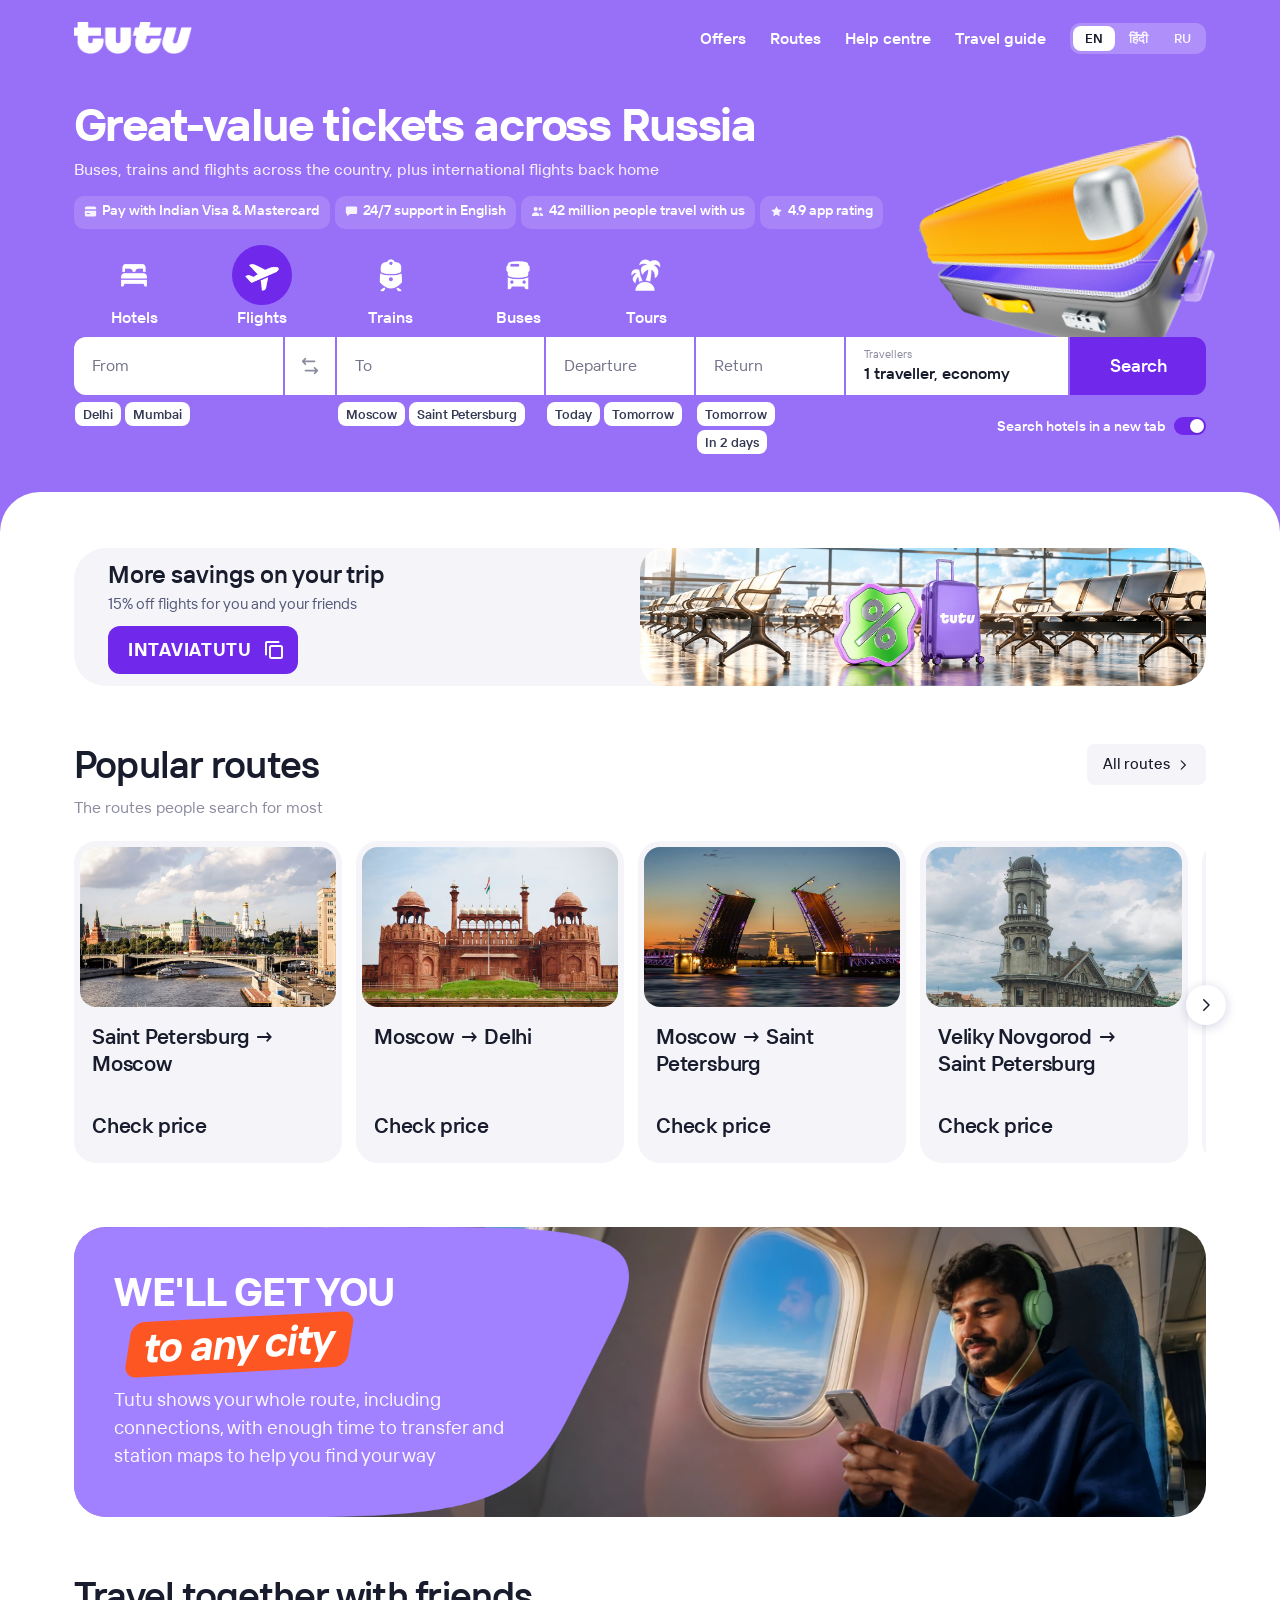
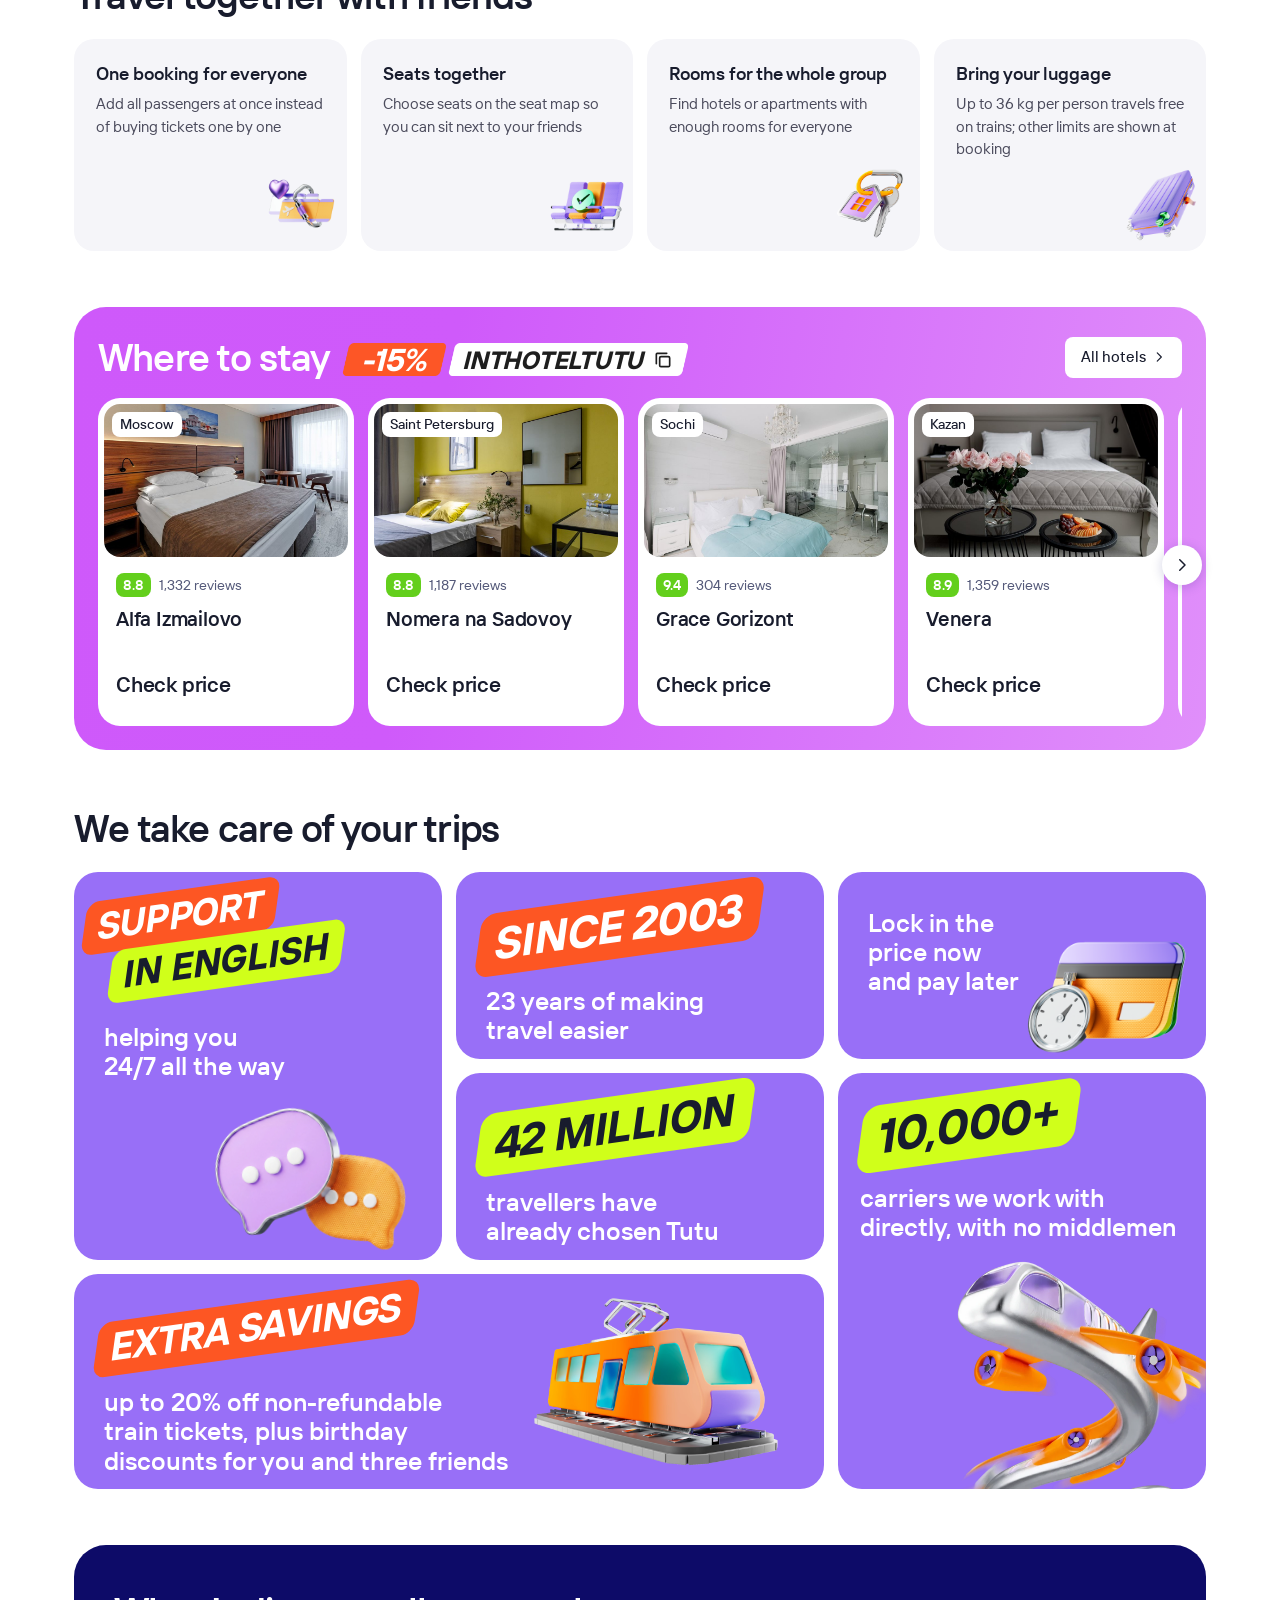
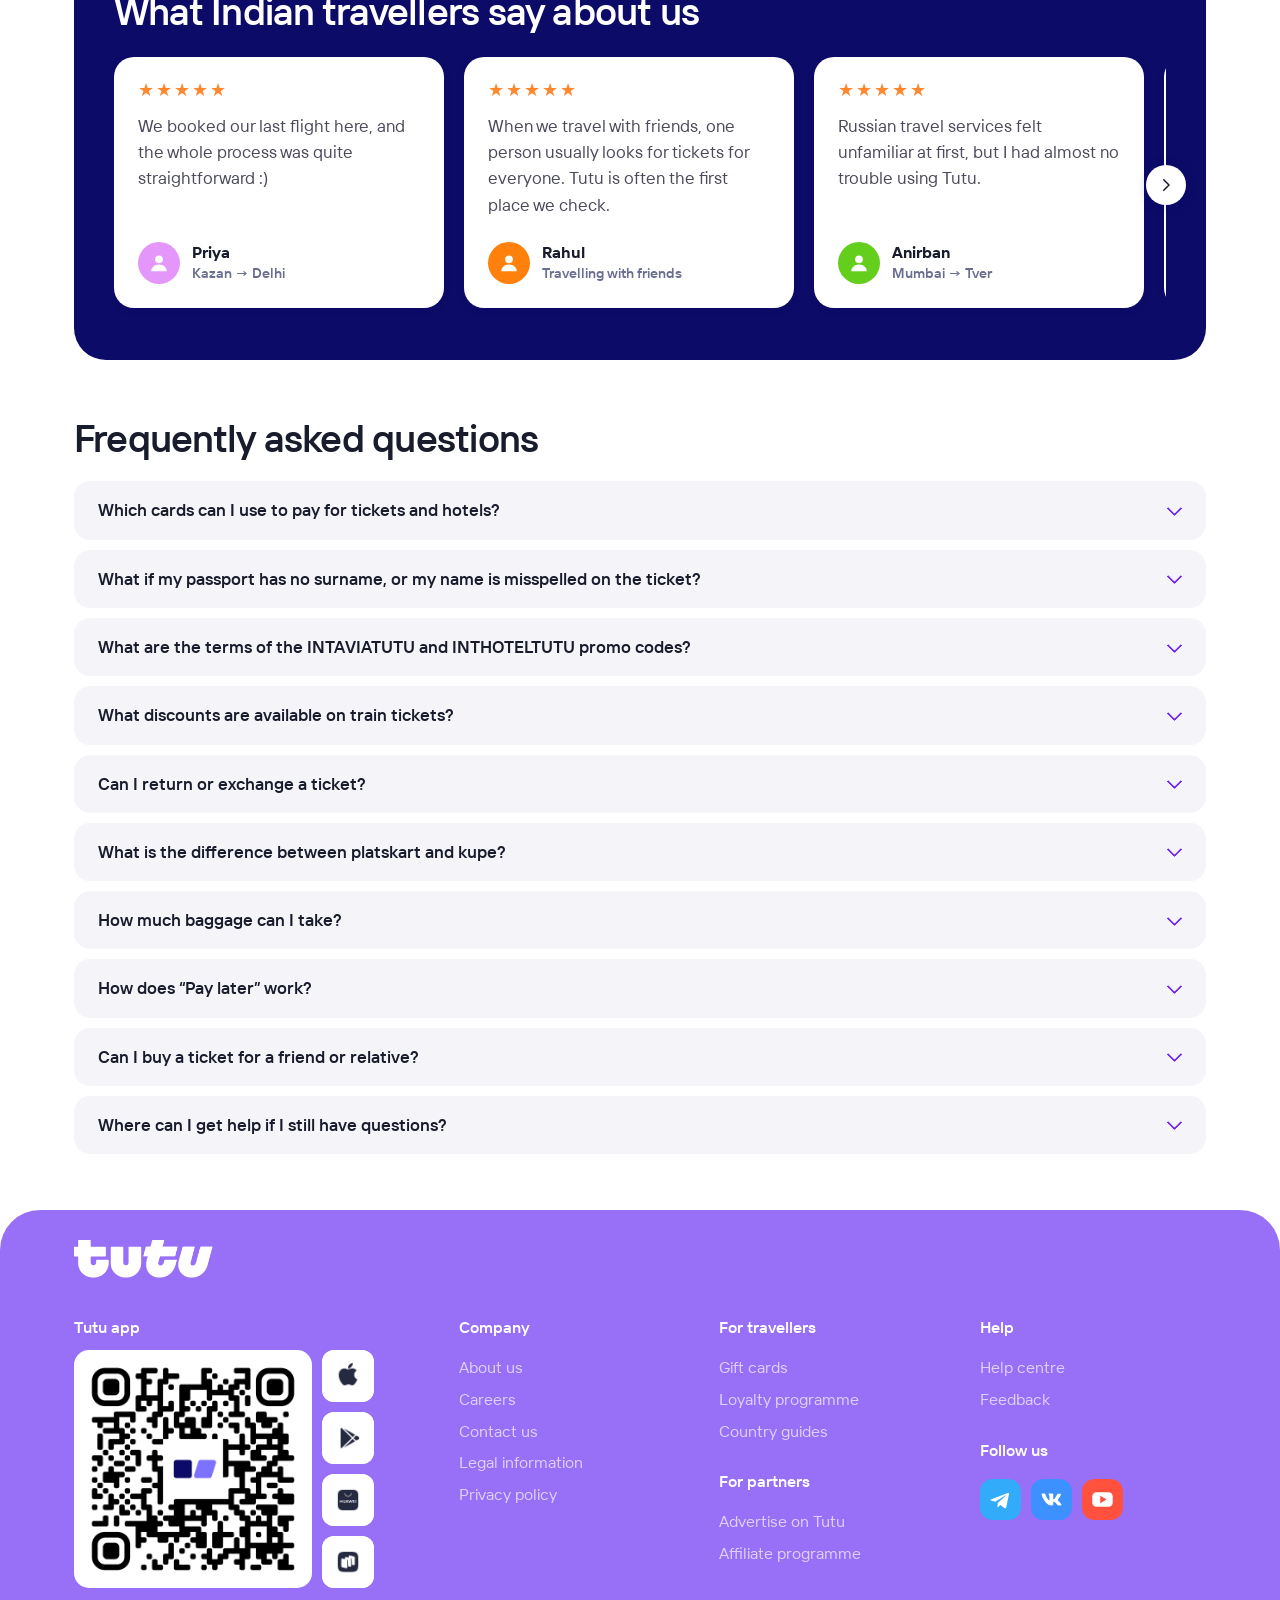
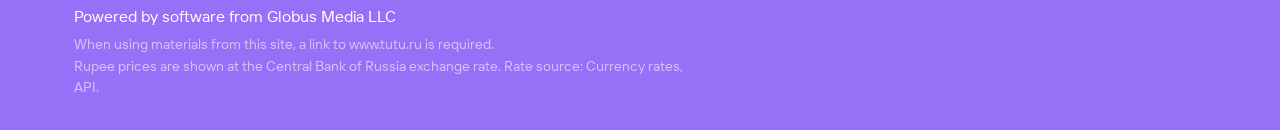
<file: index-en.html>
<!DOCTYPE html>
<html lang="en">
<head>
<meta charset="utf-8">
<meta name="viewport" content="width=device-width, initial-scale=1">
<title>Redirecting to English version</title>
<link rel="canonical" href="./">
<meta http-equiv="refresh" content="0; url=./">
<script>location.replace('./' + location.search + location.hash);</script>
</head>
<body>
<p><a href="./">Open the English version</a></p>
</body>
</html>
</file>
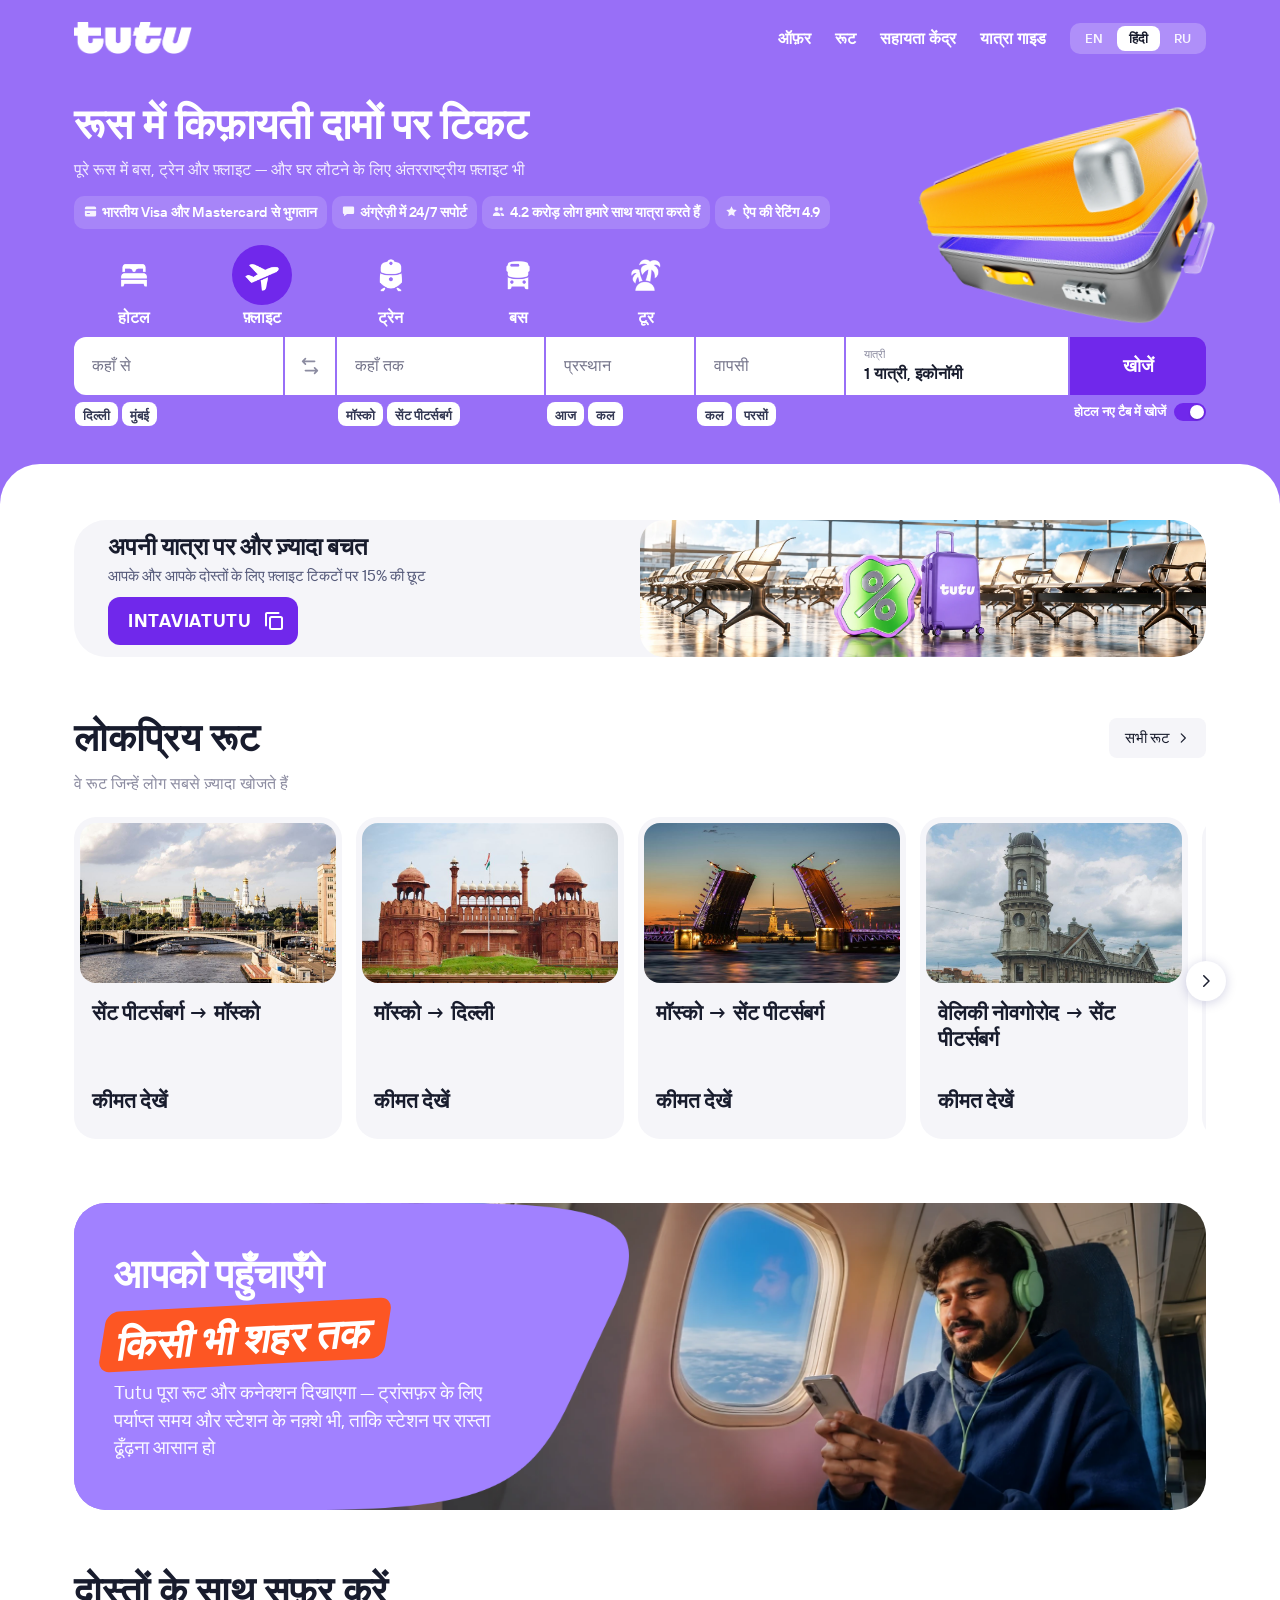
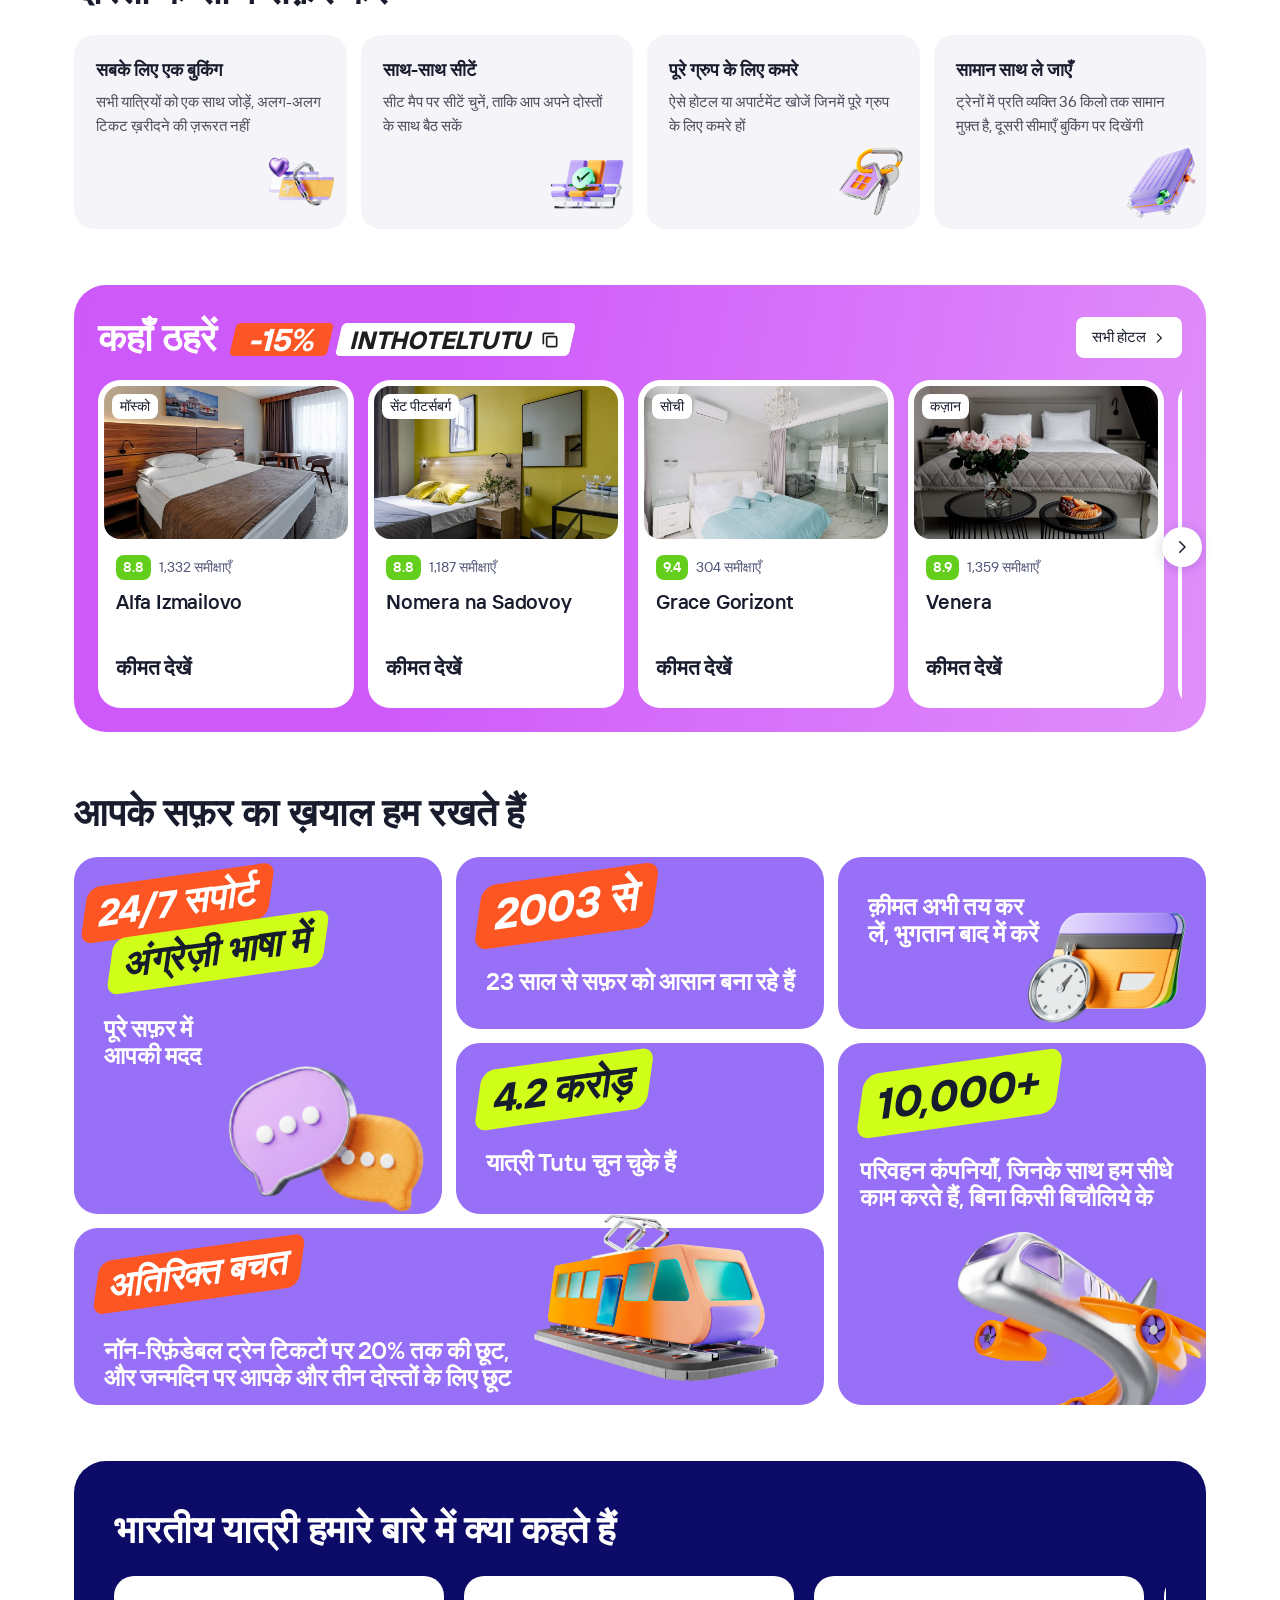
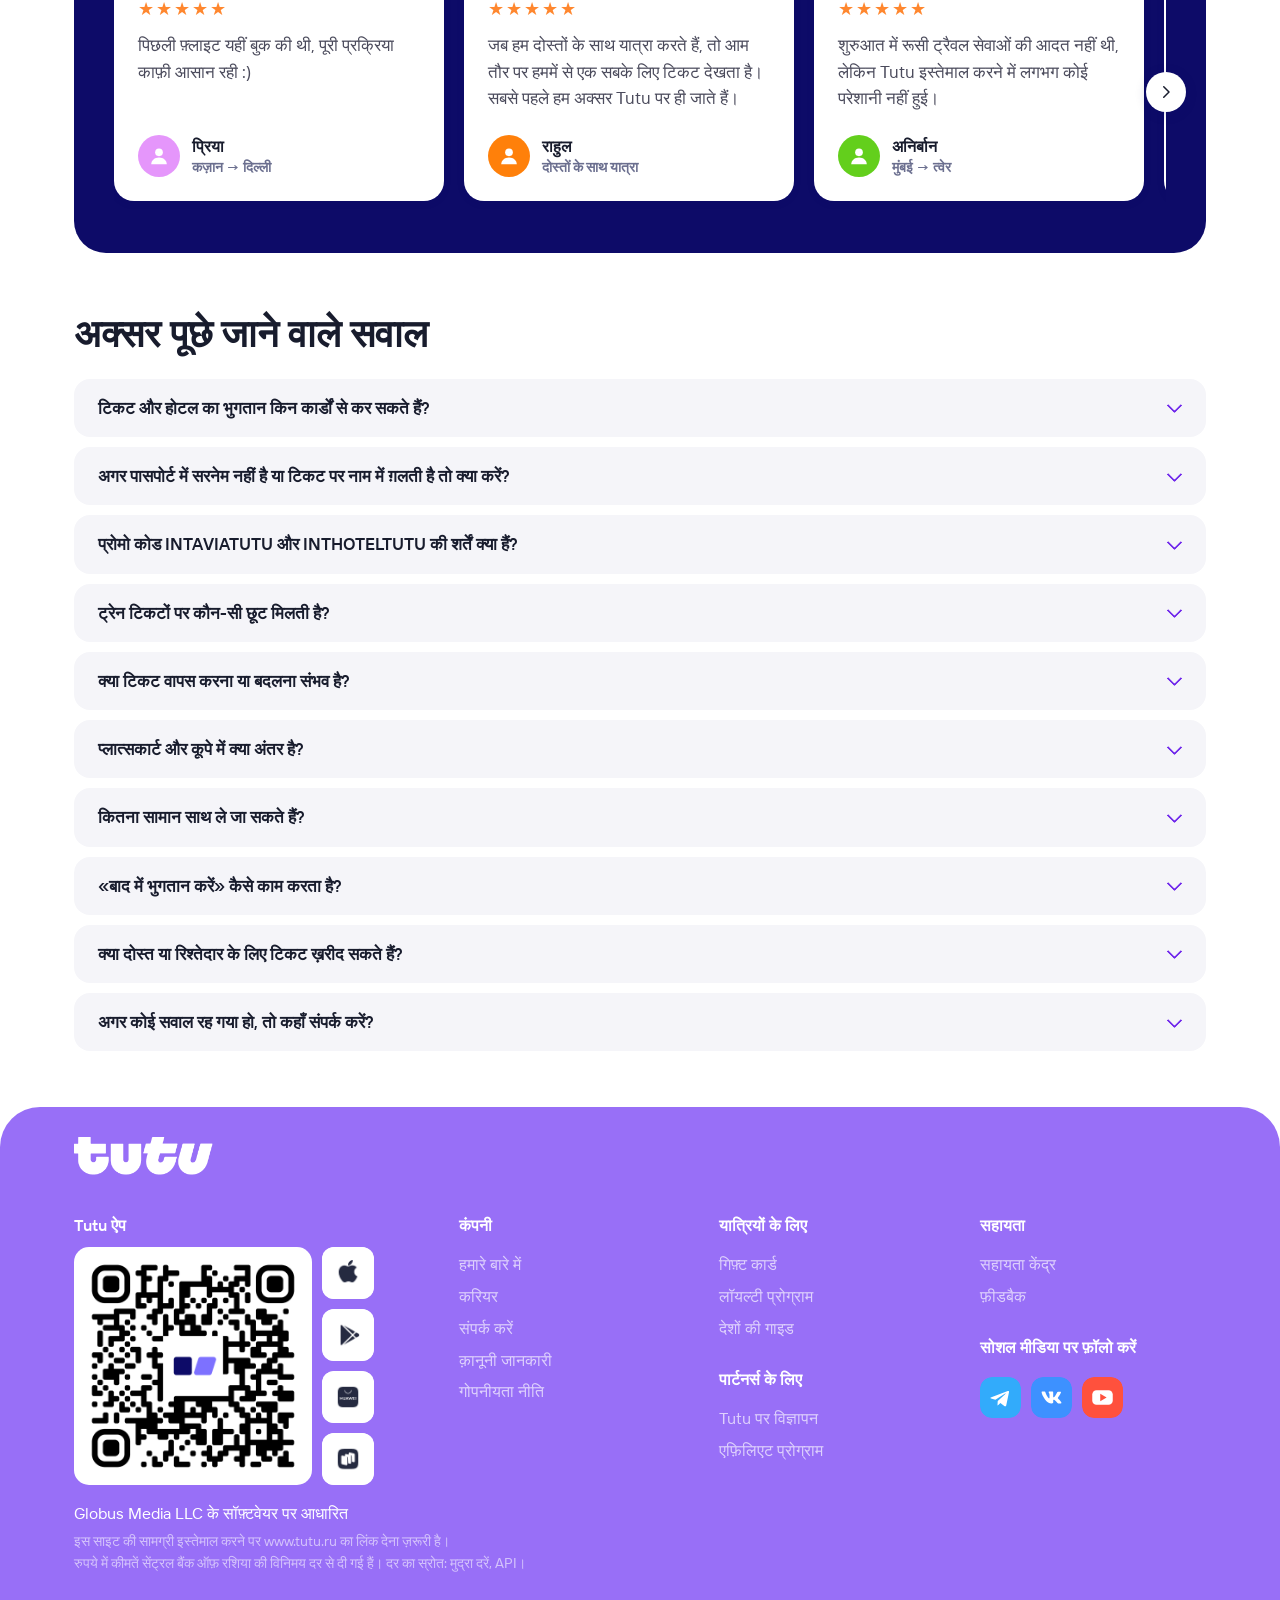
<file: index-hi.html>
<!DOCTYPE html>
<html lang="hi">
<head>
<meta charset="utf-8">
<meta name="viewport" content="width=device-width, initial-scale=1">
<script src="assets/landing-source.js?v=20261020"></script>
<!-- Keep the static flight form hidden until scripts restore the correct tab.
     Visibility (not display) preserves hero layout; no JS means no hiding. -->
<script>document.documentElement.classList.add('search-ui-initializing');</script>
<style>
html.search-ui-initializing .hero .transport,
html.search-ui-initializing .hero #search,
html.search-ui-initializing .hero .search-hints { visibility:hidden !important; }
</style>
<title>Tutu: रूस में किफ़ायती दामों पर टिकट</title>
<meta name="description" content="पूरे रूस में बस, ट्रेन और फ़्लाइट — और घर लौटने के लिए अंतरराष्ट्रीय फ़्लाइट भी।">
<meta name="color-scheme" content="light">
<meta name="theme-color" content="#986FF7">
<link rel="icon" type="image/png" href="assets/favicon.png">
<link rel="apple-touch-icon" href="assets/apple-touch-icon.png">
<meta property="og:type" content="website">
<meta property="og:url" content="https://brusilo.github.io/india-landing/index-hi.html">
<meta property="og:title" content="Tutu: रूस में किफ़ायती दामों पर टिकट">
<meta property="og:description" content="पूरे रूस में बस, ट्रेन और फ़्लाइट — और घर लौटने के लिए अंतरराष्ट्रीय फ़्लाइट भी।">
<meta property="og:locale" content="hi_IN">
<meta property="og:image" content="https://brusilo.github.io/india-landing/assets/apple-touch-icon.png">
<meta property="og:image:width" content="180">
<meta property="og:image:height" content="180">
<meta name="twitter:card" content="summary">

<link rel="preconnect" href="https://fonts.googleapis.com">
<link rel="preconnect" href="https://fonts.gstatic.com" crossorigin>

<style>
@font-face{font-family:'Tutu Sans';src:url('fonts/tutu_sans_regular.woff2') format('woff2');font-weight:400;font-style:normal;font-display:swap}
@font-face{font-family:'Tutu Sans';src:url('fonts/tutu_sans_medium.woff2') format('woff2');font-weight:500;font-style:normal;font-display:swap}
@font-face{font-family:'Tutu Sans';src:url('fonts/tutu_sans_demibold.woff2') format('woff2');font-weight:600;font-style:normal;font-display:swap}
@font-face{font-family:'Tutu Sans';src:url('fonts/tutu_sans_bold.woff2') format('woff2');font-weight:700;font-style:normal;font-display:swap}

:root{
  --deep-blue:#0D0B68;
  --berry-purple:#7D71FF;
  --cloud-white:#EDEFFF;
  --orange:#FF872E;
  --green:#00C95E;
  --blue:#5F94FF;
  --lilac:#BA61FF;
  --magenta:#FF45E3;

  --white:#fff;
  --text:#4B4B5C;
  --muted:#8C8CA1;
  --line:#E6E7F3;

  --shadow-sm:0 2px 10px rgba(13,11,104,.06);
  --shadow-md:0 10px 30px rgba(13,11,104,.10);

  --r-card:20px;
  --r-btn:12px;
  --maxw:1180px;

  --font:'Tutu Sans',-apple-system,BlinkMacSystemFont,'Segoe UI',Roboto,Helvetica,Arial,sans-serif;
}
/* Tutu Sans has no Devanagari glyphs, so the Hindi page needs its own fallbacks and looser lines */
html:lang(hi){--font:'Tutu Sans','Noto Sans Devanagari','Nirmala UI','Mangal',-apple-system,BlinkMacSystemFont,'Segoe UI',Roboto,Helvetica,Arial,sans-serif}
:lang(hi) .hero h1{line-height:1.2;letter-spacing:0}
:lang(hi) .hero h1 .accent{font-family:inherit;font-style:normal;font-weight:700;color:var(--lilac)}
:lang(hi) .section-head h2,:lang(hi) .panel h2{line-height:1.3;letter-spacing:0}
:lang(hi) .tile p,:lang(hi) .faq-item > p{line-height:1.7}

*,*::before,*::after{box-sizing:border-box}
html{-webkit-text-size-adjust:100%}
body{
  margin:0;
  font-family:var(--font);
  font-weight:400;
  font-size:16px;
  line-height:1.5;
  color:var(--text);
  background:var(--white);
  -webkit-font-smoothing:antialiased;
}
h1,h2,h3,p{margin:0}
img{max-width:100%;display:block}
button{font:inherit;color:inherit;background:none;border:none;padding:0;cursor:pointer}
input{font:inherit;color:inherit;background:none;border:none;width:100%}
input:focus{outline:none}
:focus-visible{outline:2px solid var(--berry-purple);outline-offset:2px;border-radius:4px}

.container{width:100%;max-width:var(--maxw);margin:0 auto;padding:0 16px}
@media(min-width:768px){.container{padding:0 24px}}

.section{padding:40px 0 0}
@media(min-width:768px){.section{padding-top:56px}}
.section--cloud{background:var(--cloud-white)}
.section--cloud,.section:has(+ .section--cloud),.section:has(+ footer){padding-bottom:40px}
@media(min-width:768px){.section--cloud,.section:has(+ .section--cloud),.section:has(+ footer){padding-bottom:56px}}
.section--cloud + .section--cloud{padding-top:0}

.section-head{margin-bottom:16px}
@media(min-width:768px){.section-head{margin-bottom:20px}}
.section-head h2{
  font-weight:700;
  font-size:clamp(26px,4.4vw,40px);
  line-height:1.12;
  letter-spacing:-.02em;
  color:var(--deep-blue);
}
.section-head p{margin-top:8px;font-size:15px;color:var(--muted);max-width:620px}
@media(min-width:768px){.section-head p{font-size:16px}}

.section-head--row{display:flex;justify-content:space-between;align-items:flex-end;gap:20px;flex-wrap:wrap}
.section-head--row > div:first-child{flex:1;min-width:0}

.head-actions{
  display:flex;flex-direction:column;
  align-items:flex-end;
  gap:12px;
  flex-shrink:0;
}
.head-actions__see,
.head-actions__nav{display:flex;align-items:center}
.filters-bar{display:flex;align-items:center;justify-content:space-between;gap:16px;margin-bottom:16px}
.filters-bar .filters{margin-bottom:0;min-width:0}
.filters-bar--nav-only{justify-content:flex-end}

.see-all{
  color:var(--berry-purple);font-weight:600;font-size:15px;
  text-decoration:none;display:inline-flex;align-items:center;gap:6px;
  white-space:nowrap;
}
.see-all:hover{color:var(--deep-blue)}
.see-all svg{width:14px;height:14px;stroke:currentColor;fill:none;stroke-width:2;stroke-linecap:round;stroke-linejoin:round}

.top{background:var(--deep-blue)}
.top-inner{display:flex;align-items:center;gap:24px;padding-block:16px}
@media(min-width:768px){.top-inner{padding-block:22px}}
.logo{height:24px;width:auto;flex:none}
@media(min-width:768px){.logo{height:28px}}

.top-nav{
  display:none;gap:24px;align-items:center;
  margin-left:auto;
}
@media(min-width:900px){.top-nav{display:flex}}
.top-nav a{
  color:rgba(255,255,255,.72);text-decoration:none;
  font-size:14px;font-weight:500;line-height:1;
  padding:6px 0;transition:color .15s ease;white-space:nowrap;
}
.top-nav a:hover{color:var(--white)}

.lang{display:flex;gap:2px;padding:3px;background:rgba(255,255,255,.12);border-radius:999px;flex:none}
.lang a{
  padding:6px 12px;border-radius:999px;
  font-size:13px;font-weight:500;line-height:1;
  color:rgba(255,255,255,.72);white-space:nowrap;
  text-decoration:none;display:inline-block;
}
.lang a:hover{color:var(--white)}
.lang a.is-active{background:var(--white);color:var(--deep-blue);font-weight:600}

.hero{background:var(--deep-blue);color:var(--white);padding:24px 0 72px}
@media(min-width:768px){.hero{padding:36px 0 104px}}
.hero + .section{position:relative;margin-top:-28px;border-radius:28px 28px 0 0;background:var(--white)}
@media(min-width:768px){.hero + .section{margin-top:-40px;border-radius:40px 40px 0 0}}

.hero h1{
  font-weight:700;
  font-size:clamp(34px,6.6vw,58px);
  line-height:1.05;
  letter-spacing:-.025em;
  max-width:16ch;
}
.hero h1 .accent{color:var(--lilac)}
.hero-sub{
  margin-top:14px;
  font-size:16px;
  color:rgba(255,255,255,.87);
  max-width:72ch;
}
@media(min-width:768px){.hero-sub{font-size:18px;margin-top:18px}}

.pills{display:flex;flex-wrap:wrap;gap:8px;margin-top:22px}
.pill{
  display:inline-flex;align-items:center;gap:7px;
  padding:8px 14px;border-radius:999px;
  background:rgba(255,255,255,.10);
  border:1px solid rgba(255,255,255,.14);
  font-size:13px;font-weight:500;color:var(--white);
}
.pill svg{width:15px;height:15px;flex:none;fill:currentColor;opacity:.9}

.transport{
  display:flex;gap:6px;margin-top:30px;
  overflow-x:auto;scrollbar-width:none;
  margin-inline:-16px;padding-inline:16px;
}
.transport::-webkit-scrollbar{display:none}
@media(min-width:768px){.transport{margin-top:40px;gap:14px;margin-inline:0;padding-inline:0;overflow:visible}}
.transport button{display:flex;flex-direction:column;align-items:center;gap:8px;flex:none;width:76px}
.transport .ico{
  width:50px;height:50px;border-radius:50%;
  background:rgba(255,255,255,.10);
  display:grid;place-items:center;
  transition:background .15s ease;
}
.transport .ico img{
  width:26px;height:26px;
  filter:brightness(0) invert(1);
}
.transport button:hover .ico{background:rgba(255,255,255,.18)}
.transport button.is-active .ico{background:var(--berry-purple)}
.transport .lbl{font-size:13px;font-weight:500;color:rgba(255,255,255,.72);line-height:1}
.transport button.is-active .lbl{color:var(--white);font-weight:600}

.search{
  margin-top:20px;
  background:var(--white);
  border-radius:20px;
  padding:6px;
  box-shadow:var(--shadow-md);
  display:flex;flex-direction:column;
}
@media(min-width:900px){.search{flex-direction:row;align-items:stretch;padding:6px;border-radius:20px}}

.field{display:flex;flex-direction:column;justify-content:center;gap:2px;padding:12px 14px;min-height:56px}
.field + .field,.swap + .field{border-top:1px solid var(--line)}
@media(min-width:900px){
  .field{flex:1;min-height:62px}
  .field + .field{border-top:none;border-left:1px solid var(--line)}
  .swap + .field{border-top:none}
  .field--pax{flex:0 0 190px}
}
.field label{font-size:11px;font-weight:500;color:var(--muted);letter-spacing:.01em}
.field input,.field .value{font-size:16px;font-weight:500;color:var(--deep-blue);line-height:1.3}
.field input::placeholder{color:#A3A3B8;font-weight:400}
.field--date{position:relative}
.field--date input{cursor:pointer}
.dp{
  position:absolute;top:calc(100% + 8px);left:0;z-index:30;
  width:300px;max-width:calc(100vw - 32px);
  background:var(--white);border-radius:18px;
  box-shadow:0 14px 40px rgba(13,11,104,.20);
  padding:14px;color:var(--deep-blue);
}
.dp[hidden]{display:none}
.dp-head{display:flex;align-items:center;justify-content:space-between;margin-bottom:6px}
.dp-title{font-size:15px;font-weight:600}
.dp-nav{width:34px;height:34px;border-radius:50%;display:grid;place-items:center}
.dp-nav:hover:not(:disabled){background:var(--cloud-white)}
.dp-nav:disabled{opacity:.3;cursor:default}
.dp-nav svg{width:16px;height:16px;stroke:var(--deep-blue);fill:none;stroke-width:1.8;stroke-linecap:round;stroke-linejoin:round}
.dp-grid{display:grid;grid-template-columns:repeat(7,1fr);gap:2px}
.dp-wd{padding:6px 0;font-size:11px;font-weight:500;color:var(--muted);text-align:center}
.dp-day{height:36px;border-radius:10px;font-size:14px;font-weight:500;color:var(--deep-blue)}
.dp-day:hover:not(:disabled){background:var(--cloud-white)}
.dp-day:disabled{color:#C8C8D6;cursor:default}
.dp-day.is-today{box-shadow:inset 0 0 0 1.5px var(--berry-purple)}
.dp-day.is-selected{background:var(--berry-purple);color:var(--white)}

.swap{display:none}
@media(min-width:900px){
  .swap{
    display:grid;place-items:center;flex:none;width:42px;
    align-self:center;
  }
  .swap span{
    width:34px;height:34px;border-radius:50%;
    background:var(--cloud-white);
    display:grid;place-items:center;
  }
  .swap svg{width:16px;height:16px;stroke:var(--deep-blue);fill:none;stroke-width:1.8;stroke-linecap:round;stroke-linejoin:round}
}

.btn-search{
  margin-top:6px;height:52px;border-radius:14px;
  background:var(--berry-purple);color:var(--white);
  font-size:16px;font-weight:600;
  display:grid;place-items:center;
}
@media(min-width:900px){.btn-search{margin-top:0;flex:0 0 172px;height:auto;border-radius:16px}}

.chips{display:flex;flex-wrap:wrap;gap:8px;margin-top:16px}
.chip{
  padding:7px 13px;border-radius:999px;
  background:rgba(255,255,255,.12);
  border:1px solid rgba(255,255,255,.16);
  font-size:13px;font-weight:500;color:var(--white);
}

/* Фильтры – вплотную к карточкам */
.filters{display:flex;gap:8px;margin-bottom:16px;overflow-x:auto;scrollbar-width:none}
.filters::-webkit-scrollbar{display:none}
.filters button{
  flex:none;padding:9px 18px;border-radius:999px;
  background:var(--cloud-white);color:var(--deep-blue);
  font-size:14px;font-weight:500;
}
.filters button.is-active{background:var(--berry-purple);color:var(--white);font-weight:600}

.row{
  display:flex;gap:14px;
  overflow-x:auto;scroll-snap-type:x mandatory;
  scrollbar-width:none;
  margin-inline:-16px;padding:2px 16px 8px;
  margin-bottom:-8px;
  align-items:stretch;
}
.row::-webkit-scrollbar{display:none}
.row > *{flex:0 0 250px;scroll-snap-align:start;display:flex}
@media(min-width:768px){.row{margin-inline:-24px;padding-inline:24px}}
@media(min-width:1024px){
  .row{
    padding-block:2px 8px;margin-bottom:-8px;
    margin-inline:0;padding-inline:0;
  }
  .row > *{flex:0 0 calc((100% - 60px) / 4)}
}

.carousel-nav{display:none;gap:8px}
@media(min-width:1024px){.carousel-nav{display:flex}}
.carousel-nav button{
  width:36px;height:36px;border-radius:50%;
  background:var(--white);border:1px solid var(--line);
  display:grid;place-items:center;
  box-shadow:var(--shadow-sm);
  transition:background .15s ease;
}
.carousel-nav button:hover:not(:disabled){background:var(--cloud-white)}
.carousel-nav button:disabled{opacity:.4;cursor:default}
.carousel-nav svg{width:16px;height:16px;stroke:var(--deep-blue);fill:none;stroke-width:1.8;stroke-linecap:round;stroke-linejoin:round}

.card{
  background:var(--white);
  border:1px solid var(--line);
  border-radius:var(--r-card);
  overflow:hidden;
  box-shadow:var(--shadow-sm);
  display:flex;flex-direction:column;
  width:100%;
}

.card--cta{
  border:1.5px dashed #C8C8DC;
  background:transparent;
  box-shadow:none;
  align-items:center;justify-content:center;
  gap:10px;
  text-decoration:none;color:var(--berry-purple);
  min-height:280px;
  padding:20px;
  transition:background .15s ease,border-color .15s ease;
}
.card--cta:hover{background:var(--cloud-white);border-color:var(--berry-purple)}
.card--cta svg{width:26px;height:26px;stroke:currentColor;fill:none;stroke-width:1.8;stroke-linecap:round;stroke-linejoin:round}
.card--cta span{font-size:15px;font-weight:600}

.card-media{
  position:relative;
  aspect-ratio:16/10;
  display:flex;align-items:flex-end;
  padding:14px;
  flex:none;
}
.card-img{aspect-ratio:16/10;width:100%;object-fit:cover}

.card-body{padding:16px 16px 18px;display:flex;flex-direction:column;gap:8px;flex:1}

.route-name{font-size:20px;font-weight:700;color:var(--deep-blue);line-height:1.25;letter-spacing:-.01em}
.price-row{display:flex;flex-wrap:wrap;align-items:baseline;gap:8px}
.price{font-size:19px;font-weight:700;color:var(--deep-blue);letter-spacing:-.01em}
.price-alt{font-size:14.5px;font-weight:500;color:var(--muted)}
.card-meta{font-size:14.5px;color:var(--muted)}
.card-type{font-size:14.5px;color:var(--muted);margin-top:auto;padding-top:8px}

.rating{
  position:absolute;left:12px;bottom:12px;
  background:var(--green);color:var(--white);
  font-size:13px;font-weight:700;line-height:1;
  padding:5px 8px;border-radius:8px;
}
.hotel-top{font-size:13px;color:var(--muted);white-space:nowrap}
.hotel-name{font-size:20px;font-weight:700;color:var(--deep-blue);line-height:1.25;letter-spacing:-.01em}
.hotel-meta{font-size:14.5px;color:var(--muted)}
.hotel-price{margin-top:auto;padding-top:8px;font-size:19px;font-weight:700;color:var(--deep-blue);letter-spacing:-.01em}
.hotel-price span{font-size:14.5px;font-weight:400;color:var(--muted)}

.tiles{display:grid;gap:14px;grid-template-columns:1fr}
@media(min-width:640px){.tiles{grid-template-columns:repeat(2,1fr)}}
@media(min-width:1024px){
  .tiles--3{grid-template-columns:repeat(3,1fr)}
  .tiles--4{grid-template-columns:repeat(4,1fr)}
}
.tile{
  position:relative;
  background:var(--cloud-white);
  border-radius:var(--r-card);
  padding:24px 22px 78px;
}
.section--cloud .tile{background:var(--white)}
.tile h3{font-size:18px;font-weight:600;color:var(--deep-blue);line-height:1.25}
.tile p{margin-top:8px;font-size:14.5px;line-height:1.55;color:var(--text)}
.tile .tile-ico{position:absolute;right:18px;bottom:18px;width:48px;height:48px}
.tile--plain{padding-bottom:24px}

.tile--stat{padding:26px 22px 24px;display:flex;flex-direction:column}
.tile--stat .stat-num{
  font-weight:700;
  font-size:clamp(38px,4.4vw,52px);
  line-height:1;
  letter-spacing:-.03em;
  color:var(--lilac);
  margin-bottom:10px;
}
.tile--stat h3{font-size:16.5px}
.tile--stat p{margin-top:6px;font-size:14px}

.panel{
  background:var(--cloud-white);
  border-radius:24px;
  padding:32px 24px;
  display:flex;flex-direction:column-reverse;align-items:flex-start;gap:20px;
}
@media(min-width:768px){.panel{padding:52px 48px;flex-direction:row;align-items:center;justify-content:space-between;gap:40px}}
.panel-ico{width:64px;height:64px;flex:none;border-radius:50%}
@media(min-width:768px){.panel-ico{width:104px;height:104px}}
.panel--accent .panel-ico{box-shadow:0 0 0 8px rgba(255,255,255,.16)}
.panel h2{
  font-weight:700;
  font-size:clamp(24px,4vw,36px);
  line-height:1.15;letter-spacing:-.02em;
  color:var(--deep-blue);
}
.panel p{margin-top:12px;font-size:16px;line-height:1.55;color:var(--text);max-width:58ch}
@media(min-width:768px){.panel p{font-size:17px}}
.panel--accent{background:var(--berry-purple)}
.panel--accent h2,.panel--accent p{color:var(--white)}
.panel--dark{background:var(--deep-blue)}
.panel--dark h2,.panel--dark p{color:var(--white)}
.panel--dark .panel-ico{box-shadow:0 0 0 8px rgba(186,97,255,.30)}
.stage{
  background:linear-gradient(100deg,#CE59FA 0%,#CF5AFA 32%,#E08FFA 100%);
  border-radius:24px;
  padding:28px 20px;
}
@media(min-width:768px){.stage{padding:44px 40px}}
.stage .section-head h2{color:var(--white)}
.stage .section-head p{color:rgba(255,255,255,.88)}
.stage .see-all{color:var(--white)}
.stage .see-all:hover{color:rgba(255,255,255,.75)}
.stage .row{margin-inline:-20px;padding-inline:20px}
@media(min-width:768px){.stage .row{margin-inline:-40px;padding-inline:40px}}
@media(min-width:1024px){.stage .row{margin-inline:0;padding-inline:0}}
.stage .card--cta{color:var(--white);border-color:rgba(255,255,255,.5)}
.stage .card--cta:hover{background:rgba(255,255,255,.10);border-color:var(--white)}

.faq{display:grid;gap:10px;max-width:880px}
.faq-item{background:var(--white);border-radius:16px;padding:0 20px}
.faq-item summary{
  list-style:none;cursor:pointer;
  display:flex;align-items:center;gap:14px;
  padding:18px 0;
  font-size:16.5px;font-weight:600;color:var(--deep-blue);line-height:1.35;
}
.faq-item summary::-webkit-details-marker{display:none}
.faq-plus{
  position:relative;flex:none;width:24px;height:24px;
  border-radius:50%;background:var(--berry-purple);
}
.faq-plus::before,.faq-plus::after{
  content:'';position:absolute;left:50%;top:50%;
  background:var(--white);
  transform:translate(-50%,-50%);
  transition:opacity .18s ease;
}
.faq-plus::before{width:11px;height:2px}
.faq-plus::after{width:2px;height:11px}
.faq-item[open] .faq-plus::after{opacity:0}
.faq-item > p{margin:0 0 18px 38px;font-size:14.5px;line-height:1.6;color:var(--text)}

.footer{background:var(--deep-blue);color:var(--white);padding:48px 0 34px}
@media(min-width:768px){.footer{padding:64px 0 44px}}

.footer-logo{height:36px;width:auto;margin-bottom:36px}
@media(min-width:768px){.footer-logo{height:44px;margin-bottom:48px}}

.footer-grid{
  display:grid;
  grid-template-columns:1fr;
  gap:36px 24px;
  padding-bottom:36px;
  margin-bottom:28px;
  border-bottom:1px solid rgba(255,255,255,.12);
}
@media(min-width:640px){
  .footer-grid{grid-template-columns:repeat(2,1fr)}
  .footer-app-col{grid-column:1 / -1}
}
@media(min-width:1024px){
  .footer-grid{
    grid-template-columns:auto 1fr 1.35fr 1fr;
    gap:48px 40px;
    padding-bottom:48px;
    margin-bottom:32px;
  }
  .footer-app-col{grid-column:auto}
}

.footer-app-title{
  font-size:15px;font-weight:600;color:var(--white);
  margin-bottom:16px;line-height:1.3;
}
.footer-app-body{
  display:flex;gap:16px;align-items:flex-start;
}
.footer-app-col .qr{
  width:280px;height:280px;flex:none;
  background:var(--white);
  border-radius:20px;
  padding:14px;
}
.footer-app-col .qr img{width:100%;height:100%;object-fit:contain}

.footer-app-col .stores{
  display:flex;flex-direction:column;
  justify-content:space-between;
  gap:10px;
  height:280px;
}
.footer-app-col .stores a{
  display:block;flex:1;
  min-height:0;
  border-radius:16px;
  overflow:hidden;
  transition:transform .15s ease,opacity .15s ease;
}
.footer-app-col .stores a:hover{transform:translateY(-1px);opacity:.9}
.footer-app-col .stores img{
  width:100%;height:100%;
  object-fit:contain;display:block;
}

.footer-col h4{
  font-size:15px;font-weight:700;
  color:var(--white);
  margin-bottom:14px;line-height:1.3;
}
.footer-col h4 + h4,
.footer-col .footer-h4-extra{
  margin-top:24px;
}
.footer-col a{
  display:block;
  color:rgba(255,255,255,.68);text-decoration:none;
  font-size:14.5px;font-weight:500;line-height:1.4;
  padding:5px 0;transition:color .15s ease;
}
.footer-col a:hover{color:var(--white)}

.socials{display:flex;gap:10px;margin-top:4px}
.social{
  width:44px;height:44px;border-radius:50%;
  object-fit:cover;display:block;
  transition:transform .15s ease;
}
.social:hover{transform:translateY(-1px)}

.footer-site{margin-top:0;font-size:15px;font-weight:600;color:var(--white)}
.legal{
  margin-top:10px;
  font-weight:500;font-size:12.5px;line-height:1.6;
  color:rgba(255,255,255,.58);
  max-width:70ch;
}

/* Compact transport search v2 */
.search{position:relative;width:min(100%,1080px);margin-top:20px;padding:0;display:grid;grid-template-columns:minmax(180px,1.05fr) 48px minmax(180px,1.05fr) minmax(145px,.76fr) minmax(190px,.9fr) 190px;align-items:stretch;background:var(--white);border-radius:16px;box-shadow:var(--shadow-md);overflow:visible}
.search .field{position:relative;min-width:0;min-height:64px;padding:0;border:0;border-right:1px solid var(--line);background:var(--white);display:flex;justify-content:center}
.search .field:first-child{border-radius:16px 0 0 16px}.search .field input{height:64px;padding:0 18px;font-size:16px;font-weight:500;color:var(--deep-blue);background:transparent}.search .field input::placeholder{color:#62627A;font-weight:500;opacity:1}.search .field--date input{cursor:pointer}
.search .swap{width:48px;display:grid;place-items:center;background:var(--white);border-right:1px solid var(--line);align-self:stretch}.search .swap span{width:34px;height:34px;border-radius:50%;display:grid;place-items:center}.search .swap:hover span{background:var(--cloud-white)}.search .swap svg{width:20px;height:20px;stroke:#89899D;fill:none;stroke-width:1.8;stroke-linecap:round;stroke-linejoin:round}
.search .field--pax{padding:0;flex:none}.pax-trigger{width:100%;height:64px;padding:8px 16px;text-align:left;display:flex;flex-direction:column;justify-content:center;gap:2px}.pax-caption{font-size:12px;line-height:1.1;color:var(--muted);font-weight:400}.pax-value{font-size:16px;line-height:1.25;color:var(--deep-blue);font-weight:600;white-space:nowrap;overflow:hidden;text-overflow:ellipsis}
.btn-search{margin:0;height:64px;border-radius:0 16px 16px 0;background:#6F29E8;color:#fff;font-size:16px;font-weight:400;display:grid;place-items:center;padding:0 18px;white-space:nowrap}
.search-suggest{position:absolute;left:0;right:0;top:calc(100% + 8px);z-index:1000;background:#fff;border-radius:16px;box-shadow:0 14px 40px rgba(13,11,104,.18);padding:8px;max-height:300px;overflow:auto}.search-suggest[hidden]{display:none}.search{position:relative!important;z-index:20!important;overflow:visible!important}.search .field--place{overflow:visible!important}.suggest-item{width:100%;padding:11px 12px;border-radius:11px;text-align:left;display:flex;flex-direction:column;gap:2px}.suggest-item:hover{background:var(--cloud-white)}.suggest-main{font-size:15px;font-weight:600;color:var(--deep-blue)}.suggest-meta{font-size:12px;color:var(--muted)}
.pax-pop{position:absolute;right:0;top:calc(100% + 8px);z-index:50;width:360px;max-width:calc(100vw - 32px);padding:18px;background:#fff;border-radius:20px;box-shadow:0 14px 40px rgba(13,11,104,.2);color:var(--deep-blue)}.pax-pop[hidden]{display:none}.pax-row{display:flex;align-items:center;justify-content:space-between;gap:18px;padding:8px 0}.pax-name{font-size:16px;font-weight:700}.pax-sub{font-size:13px;color:var(--muted);margin-top:2px}.stepper{display:flex;align-items:center;gap:12px}.stepper button{width:42px;height:42px;border-radius:12px;background:#F1F1F6;font-size:25px;line-height:1;color:var(--deep-blue)}.stepper button:disabled{opacity:.35;cursor:default}.stepper output{width:24px;text-align:center;font-size:18px;font-weight:600}.add-child{margin:8px 0 4px;width:100%;height:46px;border-radius:12px;background:#F0E8FF;color:#6F29E8;font-weight:600;display:none;align-items:center;justify-content:center;gap:8px}.add-child.is-visible{display:flex}.cabin{margin-top:12px;padding-top:14px;border-top:1px solid var(--line)}.cabin-title{font-size:13px;color:var(--muted);margin-bottom:8px}.cabin-tabs{display:grid;grid-template-columns:1fr 1fr;background:#F0F0F6;border-radius:12px;padding:4px;gap:4px}.cabin-tabs button{height:38px;border-radius:9px;color:#77778C;font-weight:600}.cabin-tabs button.is-active{background:#fff;color:var(--deep-blue);box-shadow:0 1px 4px rgba(13,11,104,.08)}.chips{display:none!important}
@media(max-width:899px){.search{width:100%;display:flex;flex-direction:column;border-radius:16px;overflow:visible}.search .field,.search .swap{border-right:0;border-bottom:1px solid var(--line)}.search .field:first-child{border-radius:16px 16px 0 0}.search .swap{display:none}.search .field input,.pax-trigger{height:58px}.btn-search{height:54px;border-radius:0 0 16px 16px}.pax-pop{left:0;right:auto}}

/* Quick search hints + decorative 3D artwork */.search{margin-top:10px}.search-hints{width:min(100%,1080px);display:grid;grid-template-columns:minmax(180px,1.05fr) 48px minmax(180px,1.05fr) minmax(145px,.76fr) minmax(190px,.9fr) 190px;margin-top:7px;position:relative;z-index:4}.quick-group{display:flex;gap:6px;flex-wrap:wrap;align-items:flex-start}.quick-from{grid-column:1}.quick-to{grid-column:3}.quick-date{grid-column:4}.quick-chip{padding:5px 9px;border-radius:9px;background:rgba(186,97,255,.38);color:#fff;font-size:12px;font-weight:500;line-height:1.15;white-space:nowrap}.quick-chip:hover{background:rgba(186,97,255,.58)}.hero{position:relative;overflow:hidden}.hero>.hero-decor{position:absolute;pointer-events:none;user-select:none;z-index:0}.hero>.hero-decor--suitcase{width:min(34vw,410px);right:max(-70px,calc((100vw - 1180px)/2 - 90px));top:88px;opacity:.48;transform:rotate(-5deg)}.hero>.container{position:relative;z-index:2}#routes,#hotels{position:relative;overflow:hidden}#routes>.section-decor,#hotels>.section-decor{position:absolute;pointer-events:none;user-select:none;z-index:0}#routes>.section-decor--ticket{width:275px;right:-52px;top:18px;opacity:.15;transform:rotate(8deg)}#hotels>.section-decor--keys{width:220px;left:-64px;top:48px;opacity:.13;transform:rotate(-10deg)}#routes>.container,#hotels>.container{position:relative;z-index:1}@media(max-width:899px){.search-hints{display:flex;gap:8px;flex-wrap:wrap;margin-top:8px}.hero>.hero-decor--suitcase{width:250px;right:-110px;top:135px;opacity:.24}#routes>.section-decor--ticket,#hotels>.section-decor--keys{display:none}}/* quick-hints-final */.search-hints{width:min(100%,1080px);display:grid;grid-template-columns:minmax(180px,1.05fr) 48px minmax(180px,1.05fr) minmax(145px,.76fr) minmax(190px,.9fr) 190px;margin-top:6px;align-items:start}.quick-group{display:flex;gap:6px;flex-wrap:nowrap}.quick-from{grid-column:1}.quick-to{grid-column:3}.quick-date{grid-column:4}.quick-chip{font-weight:400}.hero>.hero-decor--suitcase{width:min(36vw,430px);right:-70px;top:82px;opacity:.42}.section-decor--ticket{opacity:.18}.section-decor--keys{opacity:.16}@media(max-width:899px){.search-hints{display:flex;flex-wrap:wrap}.quick-group{flex-wrap:wrap}}










/* decor-placement-fix */
body{position:relative!important}
.top{position:relative!important;z-index:4!important}
.hero{position:static!important;overflow:visible!important;isolation:auto!important}
.hero>.container{position:relative!important;z-index:5!important}
.hero>.hero-decor{position:absolute!important;z-index:1!important;pointer-events:none!important;user-select:none!important;image-rendering:auto!important;filter:none!important;mix-blend-mode:normal!important}
.hero>.hero-decor--suitcase{
  width:680px!important;
  max-width:none!important;
  right:-10px!important;
  top:-12px!important;
  bottom:auto!important;
  opacity:1!important;
  transform:rotate(-5deg)!important;
}
.hero + .section{position:relative!important;z-index:3!important}

#routes,#hotels{position:relative!important;overflow:visible!important;isolation:isolate}
#routes>.container,#hotels>.container{position:relative!important;z-index:2!important}
#routes>.section-decor,#hotels>.section-decor{position:absolute!important;z-index:1!important;pointer-events:none!important;user-select:none!important;image-rendering:auto!important;filter:none!important;mix-blend-mode:normal!important}
#routes>.section-decor--ticket{
  width:420px!important;
  max-width:none!important;
  right:-54px!important;
  top:28px!important;
  opacity:1!important;
  transform:rotate(5deg)!important;
}
#hotels>.section-decor--keys{
  width:300px!important;
  max-width:none!important;
  left:-35px!important;
  top:40px!important;
  opacity:1!important;
  transform:rotate(-7deg)!important;
}

.footer{padding-top:30px!important;padding-bottom:30px!important}
.footer-logo{margin-bottom:22px!important}
.footer-grid{gap:28px 32px!important;padding-bottom:30px!important;margin-bottom:20px!important}
@media(min-width:1024px){
  .footer{padding-top:30px!important;padding-bottom:32px!important}
  .footer-logo{margin-bottom:24px!important}
  .footer-grid{gap:30px 36px!important;padding-bottom:32px!important;margin-bottom:20px!important}
}

@media(max-width:1200px){
  .hero>.hero-decor--suitcase{width:575px!important;right:-18px!important;top:-8px!important;bottom:auto!important}
  #routes>.section-decor--ticket{width:340px!important;right:-45px!important;top:30px!important}
  #hotels>.section-decor--keys{width:250px!important;left:-28px!important;top:46px!important}
}
@media(max-width:899px){
  .hero>.hero-decor--suitcase{width:275px!important;right:-38px!important;top:20px!important;bottom:auto!important;opacity:.82!important}
  #routes>.section-decor--ticket,#hotels>.section-decor--keys{display:none!important}
  .footer{padding-top:24px!important}
  .footer-logo{margin-bottom:20px!important}
}

/* Hindi hero breathing room */
html:lang(hi) .hero{padding-bottom:132px!important}
@media(min-width:768px){html:lang(hi) .hero{padding-bottom:176px!important}}
</style>
<link rel="stylesheet" href="assets/search-v2.css?v=20261021-hotels-tab-14">
<script src="assets/site-language-faq-v26.js?v=20261015-hi-sapsan"></script>
<link rel="stylesheet" href="assets/responsive.css?v=20261013-touch-promo">
<link rel="stylesheet" href="assets/kite-tokens.css?v=2.6.3">
<link rel="stylesheet" href="assets/tutu-system.css?v=20261021-no-tap-box">
<link rel="stylesheet" href="assets/tour-form.css?v=20261015-tablet-gap8">
</head>
<body>
<!-- Yandex.Metrika counter -->
<script type="text/javascript">
    (function(m,e,t,r,i,k,a){
        m[i]=m[i]||function(){(m[i].a=m[i].a||[]).push(arguments)};
        m[i].l=1*new Date();
        for (var j = 0; j < document.scripts.length; j++) {if (document.scripts[j].src === r) { return; }}
        k=e.createElement(t),a=e.getElementsByTagName(t)[0],k.async=1,k.src=r,a.parentNode.insertBefore(k,a)
    })(window, document,'script','https://mc.yandex.ru/metrika/tag.js', 'ym');

    ym(7294060, 'init', {clickmap:true, ecommerce:"dataLayer", referrer: document.referrer, url: location.href, accurateTrackBounce:true, trackLinks:true});
</script>
<noscript><div><img src="https://mc.yandex.ru/watch/7294060" style="position:absolute; left:-9999px;" alt="" /></div></noscript>
<!-- /Yandex.Metrika counter -->

<header class="top">
  <div class="container top-inner">
    <a class="logo-link" href="https://www.tutu.ru/" aria-label="Tutu — होम पेज"><img class="logo" src="assets/logo-tutu-white-v2.png" alt="Tutu"></a>
    <nav class="top-nav" aria-label="सेक्शन">
      <a href="https://www.tutu.ru/juicy-offers/">ऑफ़र</a>
      <a href="https://provereno.tutu.ru/">रूट</a>
      <a href="https://www.tutu.ru/2read/">सहायता केंद्र</a>
      <a href="https://www.tutu.ru/geo/">यात्रा गाइड</a>
    </nav>
    <nav class="lang" aria-label="भाषा">
      <a href="index.html" hreflang="en">EN</a>
      <a href="index-hi.html" class="is-active" aria-current="true" hreflang="hi">हिंदी</a>
      <a href="index-ru.html" hreflang="ru">RU</a>
    </nav>
  </div>
</header>

<section class="hero">
  <img class="hero-decor hero-decor--suitcase" src="assets/art/suitcase-orange.webp" alt="" aria-hidden="true">
  <div class="container">
    <h1>रूस में <span class="accent">किफ़ायती</span> दामों पर टिकट</h1>
    <p class="hero-sub">पूरे रूस में बस, ट्रेन और फ़्लाइट — और घर लौटने के लिए अंतरराष्ट्रीय फ़्लाइट भी</p>

    <div class="pills">
      <span class="pill">
        <svg viewBox="0 0 24 24" aria-hidden="true"><path fill-rule="evenodd" d="M5.5 4h13A2.5 2.5 0 0 1 21 6.5v11a2.5 2.5 0 0 1-2.5 2.5h-13A2.5 2.5 0 0 1 3 17.5v-11A2.5 2.5 0 0 1 5.5 4ZM3 8.4v2.4h18V8.4H3Zm3 6.2v1.6h5v-1.6H6Z"/></svg>
        भारतीय Visa और Mastercard से भुगतान
      </span>
      <span class="pill">
        <svg viewBox="0 0 24 24" aria-hidden="true"><path d="M5 4h14a2 2 0 0 1 2 2v8a2 2 0 0 1-2 2H9.6L5 19.5V16a2 2 0 0 1-2-2V6a2 2 0 0 1 2-2Z"/></svg>
        अंग्रेज़ी में 24/7 सपोर्ट
      </span>
      <span class="pill">
        <svg viewBox="0 0 24 24" aria-hidden="true"><path d="M9 11.4a3.3 3.3 0 1 0 0-6.6 3.3 3.3 0 0 0 0 6.6Zm7.2-.7a2.7 2.7 0 1 0 0-5.4 2.7 2.7 0 0 0 0 5.4ZM3 18.4C3 15.5 5.7 13.1 9 13.1s6 2.4 6 5.3v.9H3v-.9Zm13.8-4.2c2.4 0 4.2 1.8 4.2 4.1v1h-4.4v-.9c0-1.6-.6-3-1.6-4.2h1.8Z"/></svg>
        4.2 करोड़ लोग हमारे साथ यात्रा करते हैं
      </span>
      <span class="pill">
        <svg viewBox="0 0 24 24" aria-hidden="true"><path d="m12 3.6 2.6 5.3 5.8.9-4.2 4 1 5.8-5.2-2.7-5.2 2.7 1-5.8-4.2-4 5.8-.9L12 3.6Z"/></svg>
        ऐप की रेटिंग 4.9
      </span>
    </div>

    <div class="transport" role="tablist" aria-label="यात्रा का साधन">
      <button type="button" role="tab" aria-selected="false">
        <span class="ico"><img src="assets/icon-hotel.png" alt="" aria-hidden="true"></span>
        <span class="lbl">होटल</span>
      </button>
      <button type="button" class="is-active" role="tab" aria-selected="true">
        <span class="ico"><img src="assets/icon-flight.png" alt="" aria-hidden="true"></span>
        <span class="lbl">फ़्लाइट</span>
      </button>
      <button type="button" role="tab" aria-selected="false">
        <span class="ico"><img src="assets/icon-train.png" alt="" aria-hidden="true"></span>
        <span class="lbl">ट्रेन</span>
      </button>
      <button type="button" role="tab" aria-selected="false">
        <span class="ico"><img src="assets/icon-bus.png" alt="" aria-hidden="true"></span>
        <span class="lbl">बस</span>
      </button>
      <button type="button" class="tours-tab" role="tab" aria-selected="false" aria-controls="search">
        <span class="ico"><img src="assets/icon-tours.png?v=3" alt="" aria-hidden="true"></span>
        <span class="lbl">टूर</span>
      </button>
    </div>

    <form id="search" class="search search-v2" data-mode="flight">
      <div class="v2-field v2-field--place" data-role="from"><span class="v2-caption">कहाँ से</span><input class="v2-input" type="text" autocomplete="off" spellcheck="false" role="combobox" aria-autocomplete="list" aria-expanded="false" aria-controls="suggest-from" maxlength="128" value="" placeholder="कहाँ से" aria-label="कहाँ से"><div class="search-suggest" role="listbox" id="suggest-from" hidden></div></div>
      <button type="button" class="v2-swap" aria-label="कहाँ से और कहाँ तक की जगह बदलें"><span><svg viewBox="0 0 24 24" aria-hidden="true"><path d="M7 4 4 7l3 3M4 7h13M17 20l3-3-3-3M20 17H7"/></svg></span></button>
      <div class="v2-field v2-field--place" data-role="to"><span class="v2-caption">कहाँ तक</span><input class="v2-input" type="text" autocomplete="off" spellcheck="false" role="combobox" aria-autocomplete="list" aria-expanded="false" aria-controls="suggest-to" maxlength="128" value="" placeholder="कहाँ तक" aria-label="कहाँ तक"><div class="search-suggest" role="listbox" id="suggest-to" hidden></div></div>
      <div class="v2-flight-dates"><div class="v2-field v2-field--date " data-role="date"><button type="button" class="v2-trigger" data-trigger="date" aria-haspopup="dialog"><span class="v2-caption">प्रस्थान</span><span class="v2-value">प्रस्थान</span></button><div class="v2-calendar" hidden></div></div><div class="v2-field v2-field--date v2-field--return " data-role="return"><button type="button" class="v2-trigger" data-trigger="return" aria-haspopup="dialog"><span class="v2-caption">वापसी</span><span class="v2-value">वापसी</span></button><div class="v2-calendar" hidden></div></div><div class="v2-calendar v2-flight-calendar" hidden></div></div>
      <div class="v2-field v2-field--always-caption v2-field--pax" data-role="pax"><button type="button" class="v2-trigger" data-trigger="pax" aria-haspopup="dialog"><span class="v2-caption">यात्री</span><span class="v2-value">1 यात्री, इकोनॉमी</span></button><div class="v2-popover" hidden></div></div>
      <button type="submit" class="v2-submit">खोजें</button>
    </form>
    <div class="search-hints search-hints-v2" data-mode="flight" aria-label="लोकप्रिय विकल्प"><div class="quick-group-v2 quick-group-v2--from"><button type="button" class="quick-chip-v2" data-v2-place="in-delhi" data-v2-role="from">दिल्ली</button><button type="button" class="quick-chip-v2" data-v2-place="in-mumbai" data-v2-role="from">मुंबई</button></div><div class="quick-group-v2 quick-group-v2--to"><button type="button" class="quick-chip-v2" data-v2-place="ru-moscow" data-v2-role="to">मॉस्को</button><button type="button" class="quick-chip-v2" data-v2-place="ru-saint-petersburg" data-v2-role="to">सेंट पीटर्सबर्ग</button></div><div class="quick-group-v2 quick-group-v2--date"><button type="button" class="quick-chip-v2" data-v2-date="0" data-v2-length="0">आज</button><button type="button" class="quick-chip-v2" data-v2-date="1" data-v2-length="0">कल</button></div><div class="quick-group-v2 quick-group-v2--return"><button type="button" class="quick-chip-v2" data-v2-return="1">कल</button><button type="button" class="quick-chip-v2" data-v2-return="2">परसों</button></div></div>
  </div>
</section>

<section class="section promo-section">
  <div class="container">
    <div class="promo-strip promo-strip--v2" role="region" aria-label="INTAVIATUTU">
      <div class="promo-strip__offer">
        <h3><span class="promo-title-desktop">अपनी यात्रा पर और ज़्यादा बचत</span><span class="promo-title-mobile">और ज़्यादा बचत!</span></h3>
        <p><span class="promo-title-desktop">आपके और आपके दोस्तों के लिए फ़्लाइट टिकटों पर 15% की छूट</span><span class="promo-title-mobile">फ़्लाइट टिकटों पर 15% की छूट</span></p>
      
        <div class="promo-strip__action">
          <button type="button" class="promo-strip__copy promo-strip__copy--code" data-promo-code="INTAVIATUTU" data-copied-label="कॉपी हो गया" aria-label="प्रोमो कोड INTAVIATUTU कॉपी करें"><span class="promo-strip__copy-label">INTAVIATUTU</span><svg class="promo-strip__copy-icon" viewBox="0 0 24 24" width="24" height="24" aria-hidden="true" focusable="false"><path d="M4 16.5V5a1 1 0 0 1 1-1h11.5" fill="none" stroke="currentColor" stroke-width="2" stroke-linecap="round"/><rect x="8" y="8" width="12" height="12" rx="1.5" fill="none" stroke="currentColor" stroke-width="2"/></svg><svg class="promo-strip__copied-icon" viewBox="0 0 24 24" width="24" height="24" aria-hidden="true" focusable="false"><path d="M5 12.5l4.5 4.5L19 7.5" fill="none" stroke="currentColor" stroke-width="2.2" stroke-linecap="round" stroke-linejoin="round"/></svg></button>
        </div>      </div>
      <img class="promo-photo" src="assets/photos/airport-promo.webp" alt="" aria-hidden="true">
    </div>
  </div>
</section>

<section class="section" id="routes">
  <div class="container">
    <div class="section-head section-head--row">
      <div>
        <h2>लोकप्रिय <span class="h2-tail">रूट</span></h2>
        <p>वे रूट जिन्हें लोग सबसे ज़्यादा खोजते हैं</p>
      </div>
      <div class="head-actions">
        <div class="head-actions__see">
          <a class="see-all" href="https://www.tutu.ru/poezda/Moskva/Sankt-Peterburg/">
            <span class="see-all__full">सभी रूट</span><span class="see-all__short">सभी</span>
            <svg viewBox="0 0 24 24" aria-hidden="true"><path d="m9 5 7 7-7 7"/></svg>
          </a>
        </div>
          <div class="head-actions__nav">
            <div class="carousel-nav" data-carousel="routes">
                    <button type="button" aria-label="पिछला">
                      <svg viewBox="0 0 24 24" aria-hidden="true"><path d="M15 19 8 12l7-7"/></svg>
                    </button>
                    <button type="button" aria-label="अगला">
                      <svg viewBox="0 0 24 24" aria-hidden="true"><path d="m9 5 7 7-7 7"/></svg>
                    </button>
                  </div>
          </div>
      </div>
    </div>

    <div class="carousel-wrap">
      <div class="row" id="routes-row"></div>
    </div>
  </div>
</section>

<section class="section">
  <div class="container">
    <div class="panel panel--accent panel--transport panel--photo">
      <div>
        <h2><span class="panel-line">आपको पहुँचाएँगे</span><span class="panel-badge">किसी भी शहर तक</span></h2>
        <p>Tutu पूरा रूट और कनेक्शन दिखाएगा — ट्रांसफ़र के लिए पर्याप्त समय और स्टेशन के नक़्शे भी, ताकि स्टेशन पर रास्ता ढूँढ़ना आसान हो</p>      </div>
      <img class="panel-ico" src="assets/icons/transport-mix.png" alt="" aria-hidden="true">
    </div>
  </div>
</section>

<section class="section section--cloud section--group">
  <div class="container">
    <div class="section-head"><h2>दोस्तों के साथ सफ़र करें</h2></div>
    <div class="tiles tiles--4">
      <article class="tile">
        <h3>सबके लिए एक बुकिंग</h3>
        <p>सभी यात्रियों को एक साथ जोड़ें, अलग-अलग टिकट ख़रीदने की ज़रूरत नहीं</p>
        <img class="tile-ico" src="assets/icons/group-order.webp" alt="" aria-hidden="true">
      </article>
      <article class="tile">
        <h3>साथ-साथ सीटें</h3>
        <p>सीट मैप पर सीटें चुनें, ताकि आप अपने दोस्तों के साथ बैठ सकें</p>
        <img class="tile-ico" src="assets/icons/group-seats.webp" alt="" aria-hidden="true">
      </article>
      <article class="tile">
        <h3>पूरे ग्रुप के लिए कमरे</h3>
        <p>ऐसे होटल या अपार्टमेंट खोजें जिनमें पूरे ग्रुप के लिए कमरे हों</p>
        <img class="tile-ico" src="assets/icons/group-stay.webp" alt="" aria-hidden="true">
      </article>
      <article class="tile">
        <h3>सामान साथ ले जाएँ</h3>
        <p>ट्रेनों में प्रति व्यक्ति 36 किलो तक सामान मुफ़्त है, दूसरी सीमाएँ बुकिंग पर दिखेंगी</p>
        <img class="tile-ico" src="assets/icons/group-luggage.webp" alt="" aria-hidden="true">
      </article>
    </div>
  </div>
</section>

<section class="section" id="hotels">
  <div class="container">
    <div class="stage">
      <div class="section-head section-head--row">
        <div>
          <h2>कहाँ ठहरें</h2>
          <div class="hotel-offer">
            <span class="hotel-offer__badge">-15%</span>
            <button type="button" class="promo-strip__copy promo-strip__copy--code hotel-offer__plate" data-promo-code="INTHOTELTUTU" data-copied-label="कॉपी हो गया" aria-label="प्रोमो कोड INTHOTELTUTU कॉपी करें"><span class="hotel-offer__code">INTHOTELTUTU</span><svg class="promo-strip__copy-icon" viewBox="0 0 24 24" width="24" height="24" aria-hidden="true" focusable="false"><path d="M4 16.5V5a1 1 0 0 1 1-1h11.5" fill="none" stroke="currentColor" stroke-width="2" stroke-linecap="round"/><rect x="8" y="8" width="12" height="12" rx="1.5" fill="none" stroke="currentColor" stroke-width="2"/></svg><svg class="promo-strip__copied-icon" viewBox="0 0 24 24" width="24" height="24" aria-hidden="true" focusable="false"><path d="M5 12.5l4.5 4.5L19 7.5" fill="none" stroke="currentColor" stroke-width="2.2" stroke-linecap="round" stroke-linejoin="round"/></svg></button>
          </div>
        </div>
        <div class="head-actions">
          <div class="head-actions__see">
            <a class="see-all" href="https://hotel.tutu.ru/c_russia/moscow/">
              <span class="see-all__full">सभी होटल</span><span class="see-all__short">सभी</span>
              <svg viewBox="0 0 24 24" aria-hidden="true"><path d="m9 5 7 7-7 7"/></svg>
            </a>
          </div>
          <div class="head-actions__nav">
            <div class="carousel-nav" data-carousel="hotels">
              <button type="button" aria-label="पिछला">
                <svg viewBox="0 0 24 24" aria-hidden="true"><path d="M15 19 8 12l7-7"/></svg>
              </button>
              <button type="button" aria-label="अगला">
                <svg viewBox="0 0 24 24" aria-hidden="true"><path d="m9 5 7 7-7 7"/></svg>
              </button>
            </div>
          </div>
        </div>
      </div>
      <div class="carousel-wrap">
        <div class="row" id="hotels-row"></div>
      </div>
    </div>
  </div>
</section>

<section class="section section--cloud" id="about">
  <div class="container">
    <div class="section-head"><h2>आपके सफ़र का ख़याल हम रखते हैं</h2></div>
    <div class="bento">
      <article class="bento-cell bento-cell--hero bento-cell--art bento-pos-tl">
        <span class="bento-sticker bento-sticker--text">24/7 सपोर्ट</span>
        <span class="bento-sticker bento-sticker--lime bento-sticker--text">अंग्रेज़ी भाषा में</span>
        <h3>पूरे सफ़र में<br> आपकी मदद</h3>
        <img class="bento-art" src="assets/art/bubbles.webp" alt="" aria-hidden="true">
      </article>
      <article class="bento-cell bento-cell--stat bento-pos-c">
        <span class="bento-sticker bento-sticker--lime">4.2 करोड़</span>
        <h3>यात्री Tutu चुन चुके हैं</h3>
      </article>
      <article class="bento-cell bento-cell--stat bento-pos-tc">
        <span class="bento-sticker">2003 से</span>
        <h3>23 साल से सफ़र को आसान बना रहे हैं</h3>
      </article>
      <article class="bento-cell bento-cell--w2 bento-cell--art bento-pos-tr">
        <h3>क़ीमत अभी तय कर लें, भुगतान बाद में करें</h3>
        <img class="bento-art" src="assets/art/wallet-timer.png" alt="" aria-hidden="true">
      </article>
      <article class="bento-cell bento-cell--w2 bento-cell--art bento-pos-bl">
        <span class="bento-sticker bento-sticker--text">अतिरिक्त बचत</span>
        <h3>नॉन-रिफ़ंडेबल ट्रेन टिकटों पर 20% तक की छूट, और जन्मदिन पर आपके और तीन दोस्तों के लिए छूट</h3>
        <img class="bento-art bento-art--cal bento-art--train" src="assets/art/train-tram.webp" alt="" aria-hidden="true">
      </article>
      <article class="bento-cell bento-cell--w2 bento-cell--art bento-pos-r">
        <span class="bento-sticker bento-sticker--lime">10,000+</span>
        <h3>परिवहन कंपनियाँ, जिनके साथ हम <span class="hide-phone">सीधे </span>काम करते हैं, बिना किसी बिचौलिये के</h3>
        <img class="bento-art bento-art--plane" src="assets/art/plane-swirl.webp" alt="" aria-hidden="true">
      </article>
    </div>
  </div>
</section>

<section class="section section--cloud reviews-section" id="reviews">
  <div class="container">
    <div class="stage reviews-stage">
    <div class="section-head section-head--row">
      <div><h2>भारतीय यात्री हमारे बारे में क्या कहते हैं</h2></div>
      <div class="head-actions">
        <div class="head-actions__nav">
          <div class="carousel-nav" data-carousel="reviews">
            <button type="button" aria-label="पिछले रिव्यू"><svg viewBox="0 0 24 24" aria-hidden="true"><path d="M15 19 8 12l7-7"/></svg></button>
            <button type="button" aria-label="अगले रिव्यू"><svg viewBox="0 0 24 24" aria-hidden="true"><path d="m9 5 7 7-7 7"/></svg></button>
          </div>
        </div>
      </div>
    </div>
    <div class="reviews-carousel-wrap">
      <div class="reviews-row" id="reviews-row">
        <article class="review-card">
          <div class="review-card__stars" aria-label="5 में से 5">★★★★★</div>
          <p class="review-card__text">पिछली फ़्लाइट यहीं बुक की थी, पूरी प्रक्रिया काफ़ी आसान रही :)</p>
          <div class="review-card__person">
            <span class="review-avatar review-avatar--pink" aria-hidden="true"><svg class="review-avatar__icon" viewBox="0 0 24 24" width="22" height="22" aria-hidden="true"><circle cx="12" cy="8" r="4.2" fill="#FFFFFF"/><path d="M3.5 21c0-4.4 3.8-7.5 8.5-7.5s8.5 3.1 8.5 7.5z" fill="#FFFFFF"/></svg></span>
            <div class="review-card__identity">
              <p class="review-card__author">प्रिया</p>
              <p class="review-card__detail">कज़ान → दिल्ली</p>
            </div>
          </div>
        </article>
        <article class="review-card">
          <div class="review-card__stars" aria-label="5 में से 5">★★★★★</div>
          <p class="review-card__text">जब हम दोस्तों के साथ यात्रा करते हैं, तो आम तौर पर हममें से एक सबके लिए टिकट देखता है। सबसे पहले हम अक्सर Tutu पर ही जाते हैं।</p>
          <div class="review-card__person">
            <span class="review-avatar review-avatar--orange" aria-hidden="true"><svg class="review-avatar__icon" viewBox="0 0 24 24" width="22" height="22" aria-hidden="true"><circle cx="12" cy="8" r="4.2" fill="#FFFFFF"/><path d="M3.5 21c0-4.4 3.8-7.5 8.5-7.5s8.5 3.1 8.5 7.5z" fill="#FFFFFF"/></svg></span>
            <div class="review-card__identity">
              <p class="review-card__author">राहुल</p>
              <p class="review-card__detail">दोस्तों के साथ यात्रा</p>
            </div>
          </div>
        </article>
        <article class="review-card">
          <div class="review-card__stars" aria-label="5 में से 5">★★★★★</div>
          <p class="review-card__text">शुरुआत में रूसी ट्रैवल सेवाओं की आदत नहीं थी, लेकिन Tutu इस्तेमाल करने में लगभग कोई परेशानी नहीं हुई।</p>
          <div class="review-card__person">
            <span class="review-avatar review-avatar--green" aria-hidden="true"><svg class="review-avatar__icon" viewBox="0 0 24 24" width="22" height="22" aria-hidden="true"><circle cx="12" cy="8" r="4.2" fill="#FFFFFF"/><path d="M3.5 21c0-4.4 3.8-7.5 8.5-7.5s8.5 3.1 8.5 7.5z" fill="#FFFFFF"/></svg></span>
            <div class="review-card__identity">
              <p class="review-card__author">अनिर्बान</p>
              <p class="review-card__detail">मुंबई → त्वेर</p>
            </div>
          </div>
        </article>
        <article class="review-card">
          <div class="review-card__stars" aria-label="5 में से 5">★★★★★</div>
          <p class="review-card__text">हम पहले भी Tutu इस्तेमाल कर चुके हैं, और अब तक सब कुछ बिना किसी परेशानी के हुआ है</p>
          <div class="review-card__person">
            <span class="review-avatar review-avatar--pink" aria-hidden="true"><svg class="review-avatar__icon" viewBox="0 0 24 24" width="22" height="22" aria-hidden="true"><circle cx="12" cy="8" r="4.2" fill="#FFFFFF"/><path d="M3.5 21c0-4.4 3.8-7.5 8.5-7.5s8.5 3.1 8.5 7.5z" fill="#FFFFFF"/></svg></span>
            <div class="review-card__identity">
              <p class="review-card__author">तनुश्री</p>
              <p class="review-card__detail">रूस में पढ़ाई</p>
            </div>
          </div>
        </article>
        <article class="review-card">
          <div class="review-card__stars" aria-label="5 में से 5">★★★★★</div>
          <p class="review-card__text">मॉस्को जाने के लिए बस ढूँढ़ रहे थे और आख़िर में Tutu चुना। सही विकल्प जल्दी मिल गया और टिकट भी वहीं ख़रीद लिया।</p>
          <div class="review-card__person">
            <span class="review-avatar review-avatar--orange" aria-hidden="true"><svg class="review-avatar__icon" viewBox="0 0 24 24" width="22" height="22" aria-hidden="true"><circle cx="12" cy="8" r="4.2" fill="#FFFFFF"/><path d="M3.5 21c0-4.4 3.8-7.5 8.5-7.5s8.5 3.1 8.5 7.5z" fill="#FFFFFF"/></svg></span>
            <div class="review-card__identity">
              <p class="review-card__author">सत्यजीत</p>
              <p class="review-card__detail">योश्कर-ओला → मॉस्को</p>
            </div>
          </div>
        </article>
        
      </div>
    </div>
    </div>
  </div>
</section>

<section class="section section--cloud" id="faq">
  <div class="container">
    <div class="section-head"><h2>अक्सर पूछे जाने वाले सवाल</h2></div>
    <div class="faq" id="faq-list"></div>
  </div>
</section>

<footer class="footer">
  <div class="container">
    <img class="footer-logo" src="assets/logo-tutu-white-v2.png" alt="Tutu">

    <div class="footer-grid">

      <div class="footer-app-col">
        <h4 class="footer-app-title">Tutu ऐप</h4>
        <div class="footer-app-body">
          <div class="qr">
            <img src="assets/qr-new.png" alt="Tutu ऐप डाउनलोड करने का QR कोड">
          </div>
          <div class="stores">
            <a href="https://apps.apple.com/ru/app/жд-билеты-отели-авиабилеты/id1296791829" aria-label="App Store"><img src="assets/store-apple-new.png" alt="App Store"></a>
            <a href="https://play.google.com/store/apps/details?id=ru.tutu.tutu_emp" aria-label="Google Play"><img src="assets/store-google-new.png" alt="Google Play"></a>
            <a href="https://appgallery.huawei.com/?referrer=appmetrica_tracking_id%3D388656529861044970%26ym_tracking_id%3D12590289799764343143#/app/C100925545" aria-label="Huawei AppGallery"><img src="assets/store-huawei-new.png" alt="Huawei AppGallery"></a>
            <a href="https://www.rustore.ru/catalog/app/ru.tutu.tutu_emp" aria-label="RuStore"><img src="assets/store-rustore-new.png" alt="RuStore"></a>
          </div>
        </div>
      </div>

      <div class="footer-col">
        <h4>कंपनी</h4>
        <a href="https://c.tutu.ru/">हमारे बारे में</a>
        <a href="https://c.tutu.ru/hr">करियर</a>
        <a href="https://c.tutu.ru/#contacts">संपर्क करें</a>
        <a href="https://www.tutu.ru/2read/legal_information/">क़ानूनी जानकारी</a>
        <a href="https://www.tutu.ru/2read/legal_information/legal_personal/">गोपनीयता नीति</a>
      </div>

      <div class="footer-col">
        <h4>यात्रियों के लिए</h4>
        <a href="https://c.tutu.ru/certificates">गिफ़्ट कार्ड</a>
        <a href="https://www.tutu.ru/2read/benefits/plyushki/">लॉयल्टी प्रोग्राम</a>
        <a href="https://www.tutu.ru/geo/">देशों की गाइड</a>

        <h4 class="footer-h4-extra">पार्टनर्स के लिए</h4>
        <a href="https://c.tutu.ru/adv">Tutu पर विज्ञापन</a>
        <a href="https://advcake.ru/lp/tutu/">एफ़िलिएट प्रोग्राम</a>
      </div>

      <div class="footer-col">
        <h4>सहायता</h4>
        <a href="https://www.tutu.ru/2read/">सहायता केंद्र</a>
        <a href="https://www.tutu.ru/feedback.php">फ़ीडबैक</a>

        <h4 class="footer-h4-extra">सोशल मीडिया पर फ़ॉलो करें</h4>
        <div class="socials">
          <a href="https://t.me/tutu_travel" aria-label="Telegram"><img class="social" src="assets/social-telegram.svg" alt="Telegram"></a>
          <a href="https://vk.ru/tu_tu_ru" aria-label="VK"><img class="social" src="assets/social-vk.svg" alt="VK"></a>
          <a href="https://youtube.com/@tutu_ru" aria-label="YouTube"><img class="social" src="assets/social-youtube.svg" alt="YouTube"></a>
        </div>
      </div>

    </div>

    <p class="footer-site">Globus Media LLC के सॉफ़्टवेयर पर आधारित</p>
    <p class="legal">
      इस साइट की सामग्री इस्तेमाल करने पर www.tutu.ru का लिंक देना ज़रूरी है।<br>रुपये में कीमतें सेंट्रल बैंक ऑफ़ रशिया की विनिमय दर से दी गई हैं। दर का स्रोत: <a href="https://www.cbr-xml-daily.ru/">मुद्रा दरें, API</a>।
    </p>
  </div>
</footer>

<script src="assets/search-places.js?v=20261021-hi-names"></script>
<script src="assets/daily-prices.js"></script>
<script src="assets/pricing.js?v=20261014-cbr-api-rate"></script>
<script>
const CONFIG = {
  currency: '₽',
  hotelDiscount: 15,
  hotelDiscountMax: 3000,
  rubToInr: window.TUTU_PRICING.rubToInr(),

  routes: [
    { id:'r1', from:'सेंट पीटर्सबर्ग', to:'मॉस्को', typeLine:'ट्रेन', transport:'train', combined:false, price:'831', img:'assets/routes/moscow-kremlin.jpg', gradient:'linear-gradient(135deg,#BA61FF 0%,#0D0B68 100%)' },
    { id:'r2', from:'मॉस्को', to:'दिल्ली', typeLine:'फ़्लाइट', transport:'flight', combined:false, price:'19 668', img:'assets/routes/delhi-red-fort.jpg', gradient:'linear-gradient(135deg,#0D0B68 0%,#BA61FF 100%)' },
    { id:'r3', from:'मॉस्को', to:'सेंट पीटर्सबर्ग', typeLine:'ट्रेन', transport:'train', combined:false, price:'801', img:'assets/routes/saint-petersburg-bridge.jpg', gradient:'linear-gradient(135deg,#0D0B68 0%,#5F94FF 100%)' },
    { id:'r4', from:'वेलिकी नोवगोरोद', to:'सेंट पीटर्सबर्ग', typeLine:'ट्रेन', transport:'train', combined:false, price:'2 048', img:'assets/routes/saint-petersburg-five-corners.jpg', gradient:'linear-gradient(200deg,#7D71FF 0%,#0D0B68 100%)' },
    { id:'r5', from:'चेबोक्सारी', to:'मॉस्को', typeLine:'ट्रेन', transport:'train', combined:false, price:'1 188', img:'assets/routes/moscow-st-basils.jpg', gradient:'linear-gradient(135deg,#BA61FF 0%,#7D71FF 100%)' },
    { id:'r6', from:'रोस्तोव-ऑन-डॉन', to:'मॉस्को', typeLine:'ट्रेन', transport:'train', combined:false, price:'1 916', img:'assets/routes/moscow-christ-saviour.jpg', gradient:'radial-gradient(120% 120% at 80% 90%,#5F94FF 0%,#0D0B68 70%)' },
    { id:'r7', from:'मॉस्को', to:'उल्यानोव्स्क', typeLine:'ट्रेन', transport:'train', combined:false, price:'1 550', img:'assets/routes/ulyanovsk.jpg', gradient:'linear-gradient(60deg,#5F94FF 0%,#7D71FF 100%)' },
    { id:'r8', from:'ऊफ़ा', to:'मॉस्को', typeLine:'ट्रेन', transport:'train', combined:false, price:'2 717', img:'assets/routes/moscow-city.jpg', gradient:'linear-gradient(135deg,#7D71FF 0%,#0D0B68 100%)' },
    { id:'r9', from:'मॉस्को', to:'ओर्योल', typeLine:'ट्रेन', transport:'train', combined:false, price:'525', img:'assets/routes/oryol.jpg', gradient:'linear-gradient(135deg,#BA61FF 0%,#0D0B68 100%)' },
    { id:'r10', from:'स्तावरोपोल', to:'मॉस्को', typeLine:'ट्रेन', transport:'train', combined:false, price:'4 553', img:'assets/routes/moscow-embankment.jpg', gradient:'linear-gradient(135deg,#0D0B68 0%,#BA61FF 100%)' },
    { id:'r11', from:'मॉस्को', to:'योश्कर-ओला', typeLine:'ट्रेन', transport:'train', combined:false, price:'1 681', img:'assets/routes/yoshkar-ola.jpg', gradient:'linear-gradient(135deg,#0D0B68 0%,#5F94FF 100%)' },
    { id:'r12', from:'सेंट पीटर्सबर्ग', to:'वेलिकी नोवगोरोद', typeLine:'ट्रेन', transport:'train', combined:false, price:'1 662', img:'assets/routes/veliky-novgorod-kremlin.jpg', gradient:'linear-gradient(200deg,#7D71FF 0%,#0D0B68 100%)' },
    { id:'r13', from:'मॉस्को', to:'चेबोक्सारी', typeLine:'ट्रेन', transport:'train', combined:false, price:'1 188', img:'assets/routes/cheboksary-bay.jpg', gradient:'linear-gradient(135deg,#BA61FF 0%,#7D71FF 100%)' },
    { id:'r14', from:'मॉस्को', to:'रोस्तोव-ऑन-डॉन', typeLine:'ट्रेन', transport:'train', combined:false, price:'2 013', img:'assets/routes/rostov-embankment.jpg', gradient:'radial-gradient(120% 120% at 80% 90%,#5F94FF 0%,#0D0B68 70%)' }
  ],

  hotels: [
    { id:'h1', name:'Alfa Izmailovo', city:'मॉस्को', distance:'केंद्र से 9.1 किमी', rating:'8.8', reviews:'1,332 समीक्षाएँ', type:'होटल', price:'5 931', img:'assets/hotels/alfa-izmailovo-moscow.jpg?v=2', gradient:'linear-gradient(140deg,#7D71FF 0%,#5F94FF 100%)' },
    { id:'h2', name:'Nomera na Sadovoy', city:'सेंट पीटर्सबर्ग', distance:'केंद्र से 1.3 किमी', rating:'8.8', reviews:'1,187 समीक्षाएँ', type:'होटल', price:'3 800', img:'assets/hotels/nomera-na-sadovoy-spb.jpg?v=2', gradient:'radial-gradient(120% 120% at 80% 20%,#BA61FF 0%,#0D0B68 75%)' },
    { id:'h3', name:'Grace Gorizont', city:'सोची', distance:'केंद्र से 3.9 किमी', rating:'9.4', reviews:'304 समीक्षाएँ', type:'होटल', price:'2 588', img:'assets/hotels/grace-gorizont-sochi.jpg?v=2', gradient:'linear-gradient(210deg,#5F94FF 0%,#0D0B68 95%)' },
    { id:'h4', name:'Venera', city:'कज़ान', distance:'केंद्र से 843 मी', rating:'8.9', reviews:'1,359 समीक्षाएँ', type:'होटल', price:'8 370', img:'assets/hotels/venera-kazan.jpg?v=2', gradient:'linear-gradient(95deg,#0D0B68 0%,#BA61FF 60%,#BA61FF 100%)' },
    { id:'h5', name:'Pana Moscow', city:'मॉस्को', distance:'केंद्र से 4.7 किमी', rating:'9.1', reviews:'357 समीक्षाएँ', type:'होटल', price:'5 913', img:'assets/hotels/pana-moscow.jpg?v=2', gradient:'radial-gradient(120% 120% at 20% 85%,#5F94FF 0%,#7D71FF 50%,#0D0B68 100%)' },
    { id:'h6', name:'Asteria', city:'सेंट पीटर्सबर्ग', distance:'केंद्र से 1.6 किमी', rating:'8.7', reviews:'1,039 समीक्षाएँ', type:'होटल', price:'5 400', img:'assets/hotels/asteria-spb.jpg?v=2', gradient:'linear-gradient(145deg,#BA61FF 0%,#0D0B68 100%)' },
    { id:'h7', name:'Volkhov', city:'वेलिकी नोवगोरोद', distance:'केंद्र से 1.4 किमी', rating:'8.6', reviews:'806 समीक्षाएँ', type:'होटल', price:'4 460', img:'assets/hotels/volkhov-veliky-novgorod.jpg?v=2', gradient:'linear-gradient(140deg,#7D71FF 0%,#5F94FF 100%)' },
    { id:'h8', name:'Cascade Resort', city:'एडलर', distance:'केंद्र से 768 मी', rating:'8.9', reviews:'120 समीक्षाएँ', type:'होटल', price:'4 342', img:'assets/hotels/cascade-resort-adler.jpg?v=2', gradient:'radial-gradient(120% 120% at 80% 20%,#BA61FF 0%,#0D0B68 75%)' },
    { id:'h9', name:'Vesna', city:'निझ्नी नोवगोरोद', distance:'केंद्र से 3.2 किमी', rating:'8.9', reviews:'386 समीक्षाएँ', type:'होटल', price:'3 800', img:'assets/hotels/vesna-nizhny-novgorod.jpg?v=2', gradient:'linear-gradient(210deg,#5F94FF 0%,#0D0B68 95%)' },
    { id:'h10', name:'Cosmos Moscow Paveletskaya', city:'मॉस्को', distance:'केंद्र से 3.4 किमी', rating:'9.1', reviews:'263 समीक्षाएँ', type:'होटल', price:'8 190', img:'assets/hotels/cosmos-paveletskaya-moscow.jpg?v=2', gradient:'linear-gradient(95deg,#0D0B68 0%,#BA61FF 60%,#BA61FF 100%)' },
    { id:'h11', name:'City Rose', city:'रोस्तोव-ऑन-डॉन', distance:'केंद्र से 284 मी', rating:'8.9', reviews:'285 समीक्षाएँ', type:'होटल', price:'3 192', img:'assets/hotels/city-rose-rostov.jpg?v=2', gradient:'radial-gradient(120% 120% at 20% 85%,#5F94FF 0%,#7D71FF 50%,#0D0B68 100%)' },
    { id:'h12', name:'Novotel Sheremetyevo', city:'खिमकी', distance:'केंद्र से 8.2 किमी', rating:'8.6', reviews:'332 समीक्षाएँ', type:'होटल', price:'9 531', img:'assets/hotels/novotel-sheremetyevo-khimki.jpg?v=2', gradient:'linear-gradient(145deg,#BA61FF 0%,#0D0B68 100%)' },
    { id:'h13', name:'Hotel Amax Inn', city:'नई दिल्ली', distance:'केंद्र से 3 किमी', rating:'9.4', reviews:'2 समीक्षाएँ', type:'होटल', price:'1 293', img:'assets/hotels/amax-inn-delhi.jpg', gradient:'linear-gradient(135deg,#7D71FF 0%,#0D0B68 100%)' }
  ],
};

const toRub = p => parseInt(p.replace(/\s/g, ''), 10);
const fmtNum = n => new Intl.NumberFormat('en-IN', { maximumFractionDigits: 0 }).format(Math.trunc(Number(n)));

const CTA_CARD = `
  <a class="card card--cta" href="#">
    <svg viewBox="0 0 24 24" aria-hidden="true"><path d="m9 5 7 7-7 7"/></svg>
    <span>सभी देखें</span>
  </a>`;

document.getElementById('routes-row').innerHTML = CONFIG.routes.map(r => {
  const baseRub = window.TUTU_PRICING.basePrice('routes',r.id,r.price);
  const hasQuote = Number.isFinite(baseRub) && baseRub >= 100;
  // Route cards show Tutu's own fare; promo codes are applied only to hotel cards.
  const rub = hasQuote ? baseRub : null;
  const priceHtml = hasQuote ? '<span class="price">'+fmtNum(rub)+'&nbsp;'+CONFIG.currency+' <span class="price-from">से</span></span>' : '<span class="price">कीमत देखें</span>';
  const inrHtml = hasQuote ? '<span class="route-inr" data-rub="'+rub+'">≈&nbsp;₹'+fmtNum(Math.round(rub * CONFIG.rubToInr))+'</span>' : '';
  const quoteNote = window.TUTU_PRICING.dateLabel('routes',r.id,document.documentElement.lang);
  const dateHtml = quoteNote ? '<p class="card-quote-date">'+quoteNote+'</p>' : '';
  return `
  <article class="card card--route" data-cta="route_${r.id}${r.combined ? '_combined' : ''}" data-transport="${r.transport}" data-quote-day="${window.TUTU_PRICING.quoteDate('routes',r.id)||''}">
    <div class="card-media${r.img ? '' : ' card-media--placeholder'}" style="background:${r.img ? `url('${r.img}') center/cover no-repeat, ` : ''}${r.gradient}">${r.img ? '' : `<img src="assets/icon-${r.transport === 'flight' ? 'flight' : 'train'}.png" alt="" aria-hidden="true">`}</div>
    <div class="card-body">
      <p class="route-name">${r.from}&nbsp;→ ${r.to}</p>
      <div class="route-price">
        ${priceHtml}
        ${inrHtml}
      </div>
      ${dateHtml}
    </div>
  </article>`;
}).join('') + CTA_CARD;

document.getElementById('hotels-row').innerHTML = CONFIG.hotels.map(h => {
  // INTHOTELTUTU: 15% off Tutu's price, at most 3000 ₽.
  const oldRub = window.TUTU_PRICING.basePrice('hotels',h.id,h.price);
  const hasQuote = Number.isFinite(oldRub) && oldRub >= 100;
  const offRub = hasQuote ? window.TUTU_PRICING.discountRub('hotel',oldRub) : 0;
  const rub = hasQuote ? oldRub - offRub : null;
  const priceHtml = hasQuote ?
    '<span class="price">'+fmtNum(rub)+'&nbsp;'+CONFIG.currency+'</span>' :
    '<span class="price">कीमत देखें</span>';
  const oldPriceHtml = offRub ? '<s class="route-old">'+fmtNum(oldRub)+'&nbsp;'+CONFIG.currency+'</s>' : '';
  const discountHtml = offRub ? '<span class="route-discount">-'+Math.round(offRub/oldRub*100)+'%</span>' : '';
  const inrHtml = hasQuote ? '<span class="route-inr" data-rub="'+rub+'">≈&nbsp;₹'+fmtNum(Math.round(rub * CONFIG.rubToInr))+'</span>' : '';
  const inrOldHtml = offRub ? '<s class="route-old" data-rub="'+oldRub+'">₹'+fmtNum(Math.round(oldRub * CONFIG.rubToInr))+'</s>' : '';
  const nightHtml = hasQuote ? '<span class="hotel-night">प्रति रात</span>' : '';
  const quoteNote = window.TUTU_PRICING.dateLabel('hotels',h.id,document.documentElement.lang);
  const dateHtml = quoteNote ? '<p class="card-quote-date">'+quoteNote+'</p>' : '';
  return `
  <article class="card card--hotel" data-cta="hotel_${h.id}" data-quote-day="${window.TUTU_PRICING.quoteDate('hotels',h.id)||''}">
    <div class="card-media" style="background:${h.img ? `url('${h.img}') center/cover no-repeat, ` : ''}${h.gradient}">
      <span class="hotel-city">${h.city}</span>
    </div>
    <div class="card-body">
      <div class="hotel-score">
        ${h.rating ? `<span class="hotel-rating">${h.rating}</span>` : `<span class="hotel-unrated">अभी रेटिंग नहीं</span>`}
        ${h.reviews ? `<span class="hotel-reviews">${h.reviews}</span>` : ''}
      </div>
      <p class="hotel-name">${h.name}</p>
      <div class="route-price">
        ${priceHtml}
        ${oldPriceHtml}
        ${discountHtml}
      </div>
      <div class="route-price route-price--inr">
        ${inrHtml}
        ${inrOldHtml}
        ${nightHtml}
      </div>
      ${dateHtml}
    </div>
  </article>`;
}).join('') + CTA_CARD;


function initCarousel(rowId, navSel){
  const row = document.getElementById(rowId);
  const nav = document.querySelector(`.carousel-nav[data-carousel="${navSel}"]`);
  if (!row || !nav) return;
  const [prev, next] = nav.querySelectorAll('button');
  const step = dir => {
    const first = row.firstElementChild;
    if (!first) return;
    const gap = parseFloat(getComputedStyle(row).columnGap) || 0;
    const width = first.getBoundingClientRect().width + gap;
    const index = Math.max(0, Math.round(row.scrollLeft / width) + dir);
    row.scrollTo({ left: index * width, behavior: 'smooth' });
  };
  const sync = () => {
    prev.disabled = row.scrollLeft <= 2;
    next.disabled = row.scrollLeft + row.clientWidth >= row.scrollWidth - 2;
  };
  prev.addEventListener('click', () => step(-1));
  next.addEventListener('click', () => step(1));
  row.addEventListener('scroll', sync, { passive: true });
  window.addEventListener('resize', sync);
  sync();
}
initCarousel('routes-row', 'routes');
initCarousel('hotels-row', 'hotels');
initCarousel('reviews-row', 'reviews');

</script>

<script src="assets/tutu-destinations.js?v=20261022-cities"></script>
<script src="assets/tutu-link-builder.js?v=20261011-age-bands-v2"></script>
<script src="assets/search-state.js?v=20261011-language-only-v4"></script>
<script src="assets/search-v2.js?v=20261021-hotels-tab"></script>
<script src="assets/card-links.js?v=20261013-routes-no-promo"></script>
<script src="assets/responsive.js?v=20261008-no-flash"></script>
<script src="assets/tour-public-options.js?v=20261011-visual-catalog"></script>
<script src="assets/tour-catalog.js?v=20261012-hi-country-names"></script>
<script src="assets/tour-form.js?v=20261012-hi-brand-consistency"></script>
<script>document.documentElement.classList.remove('search-ui-initializing');document.documentElement.classList.add('search-ui-ready');</script>
</body>
</html>
</file>
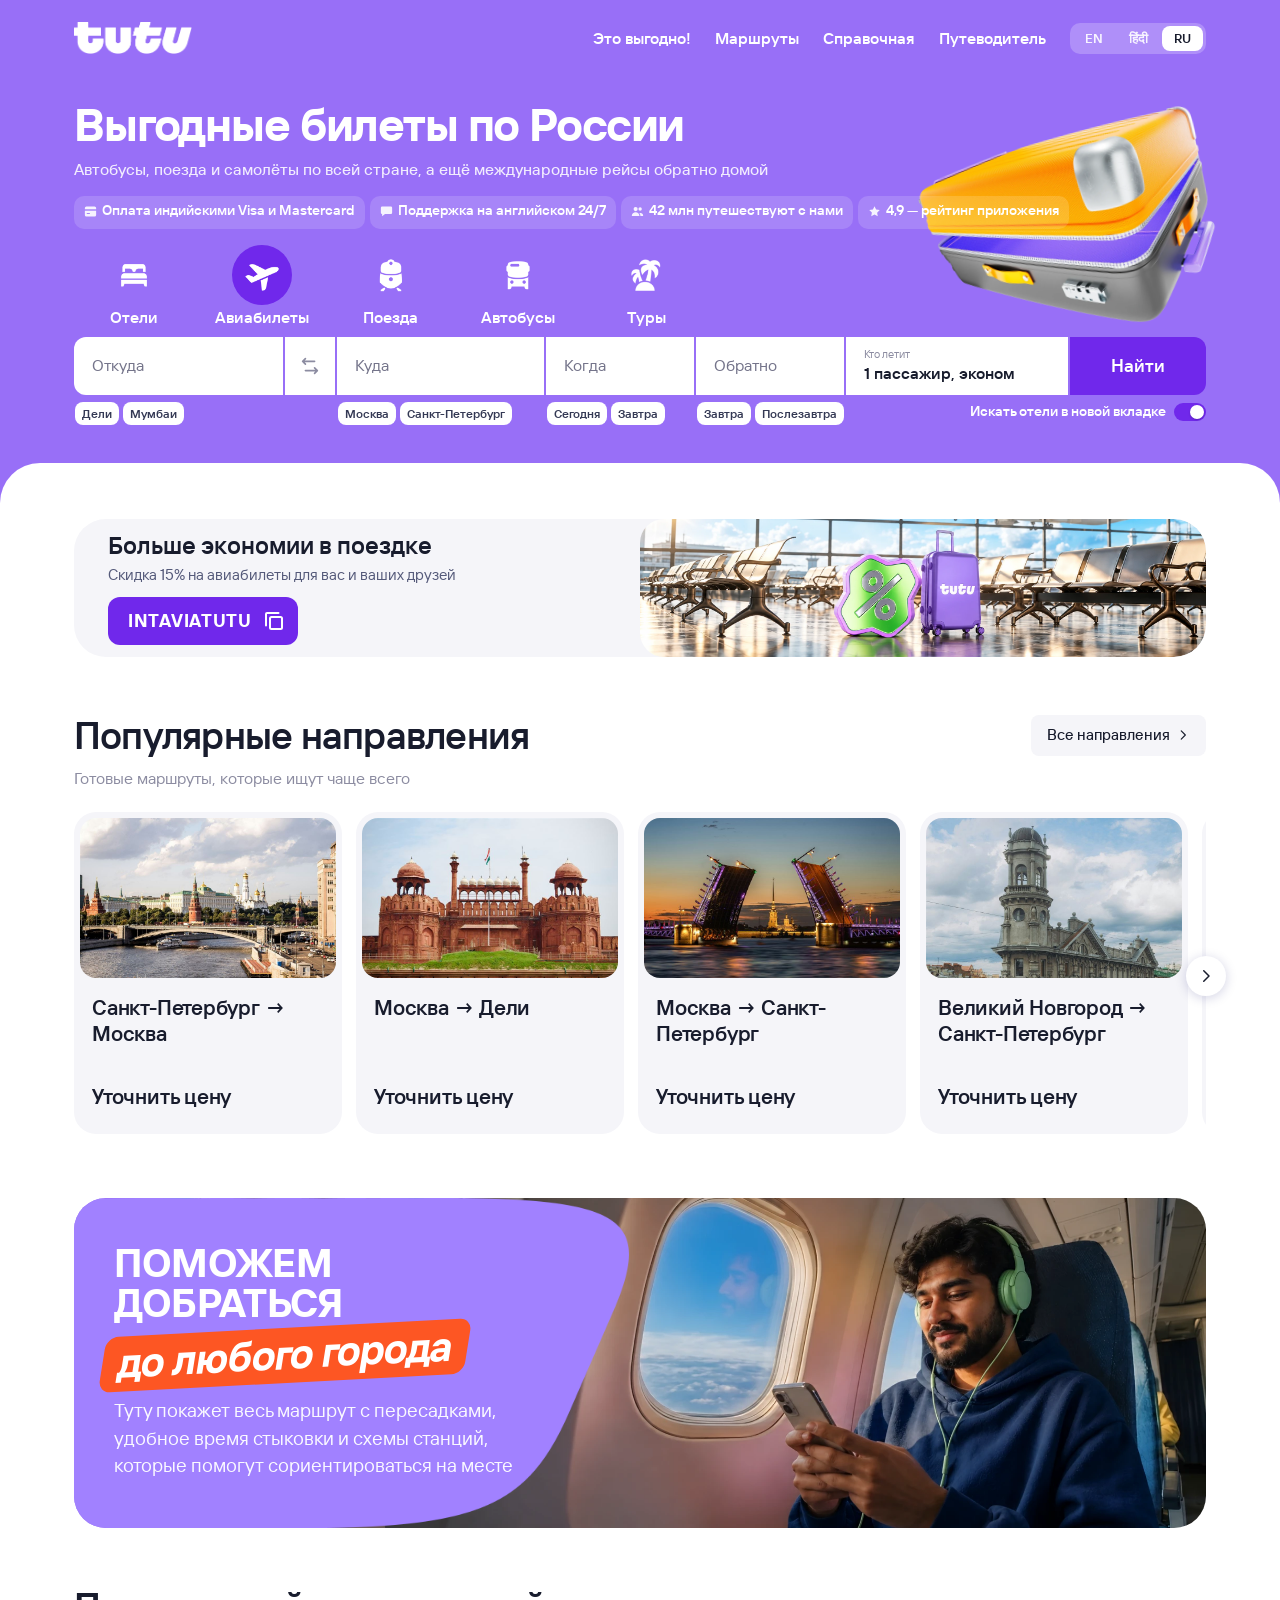
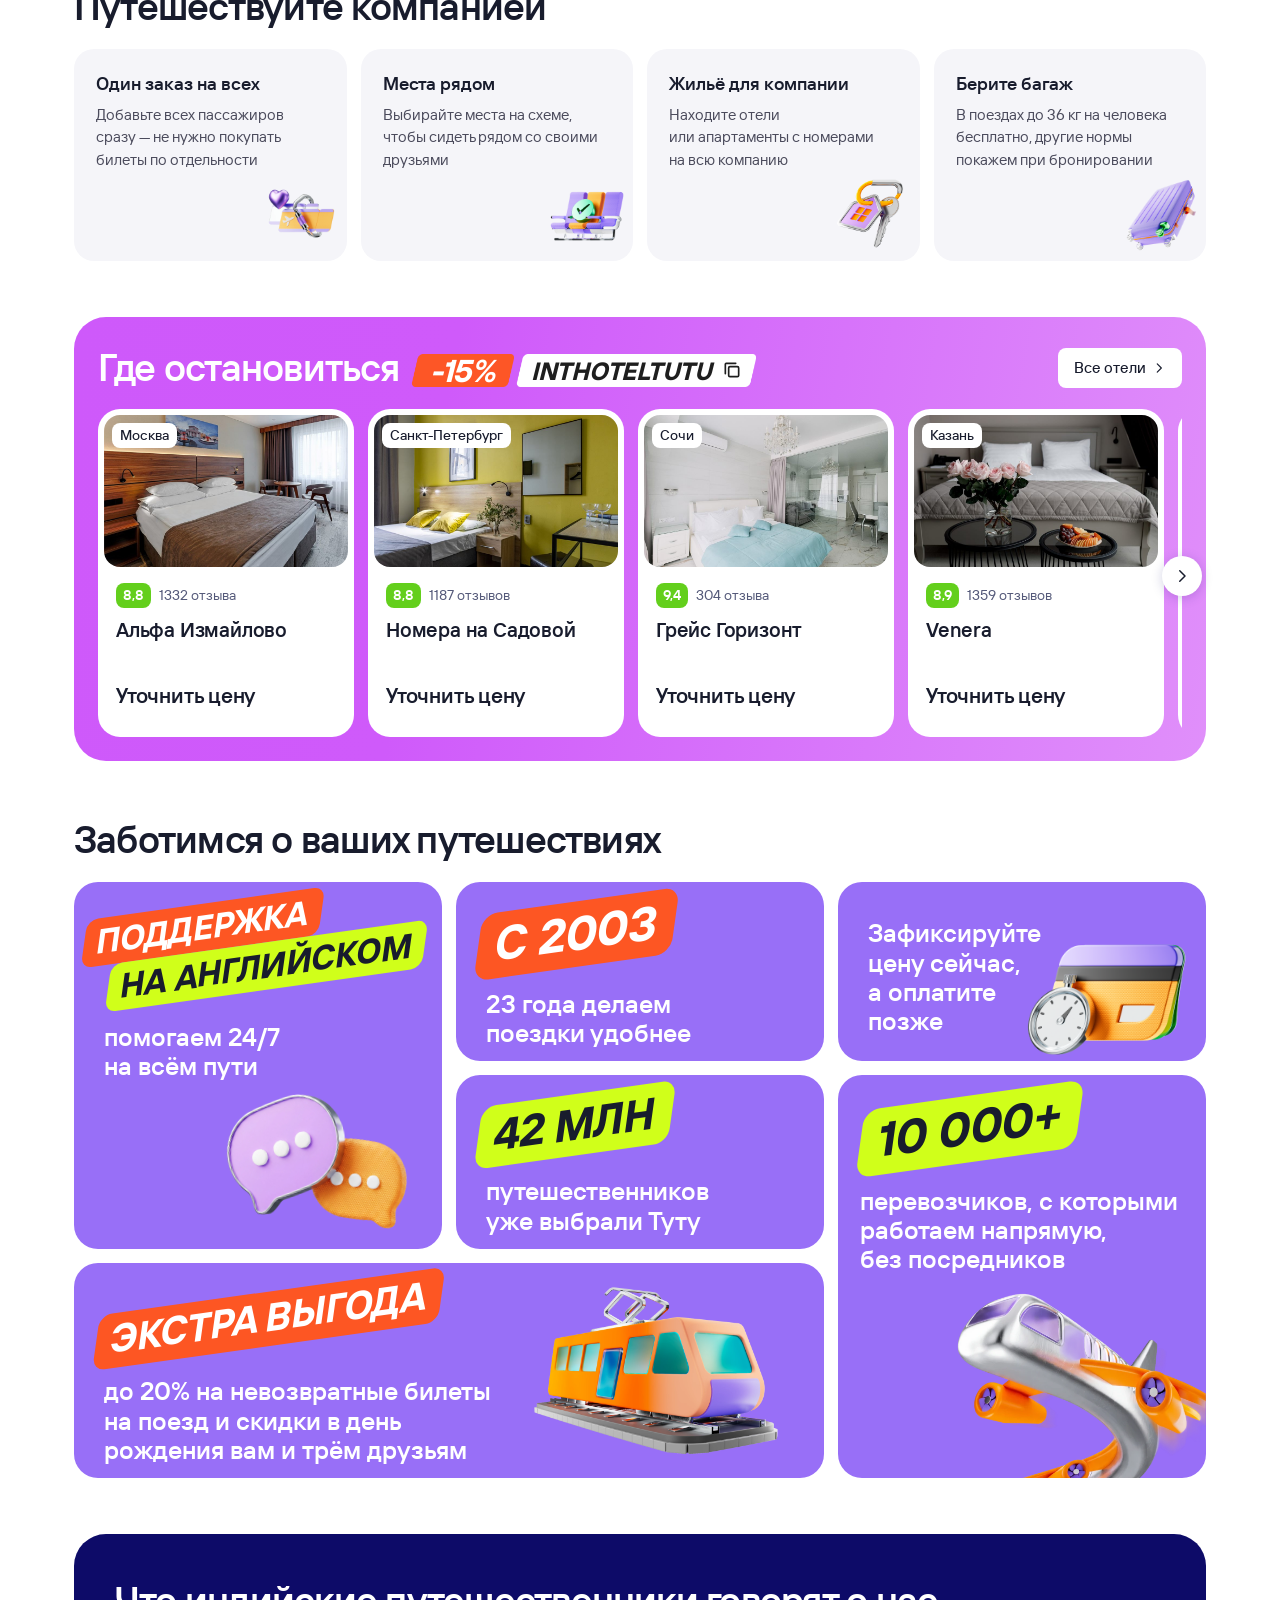
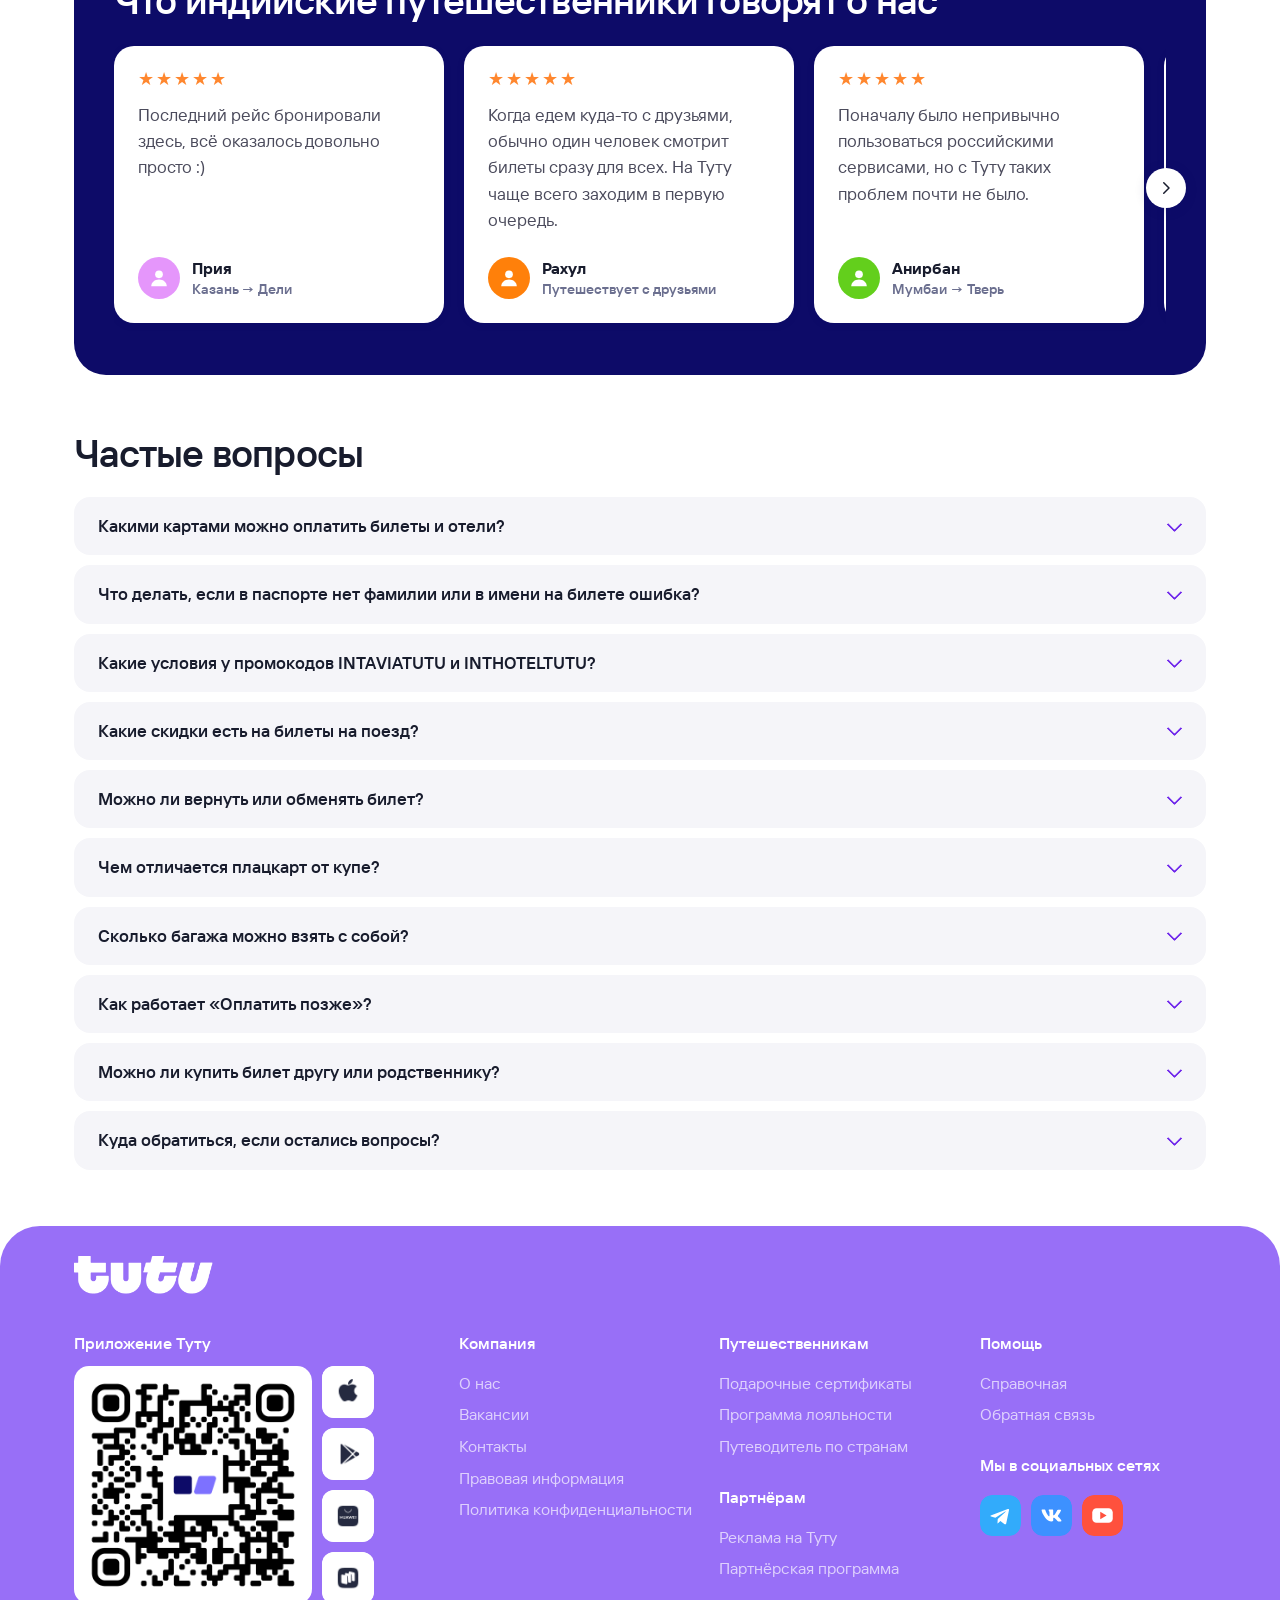
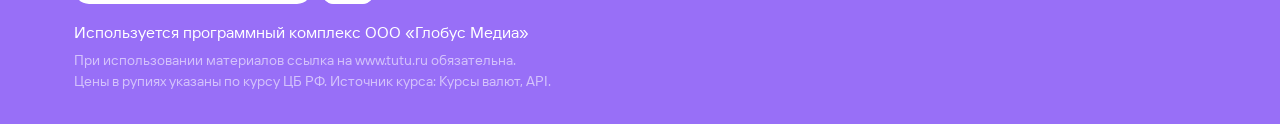
<file: index-ru.html>
<!DOCTYPE html>
<html lang="ru">
<head>
<meta charset="utf-8">
<meta name="viewport" content="width=device-width, initial-scale=1">
<script src="assets/landing-source.js?v=20261020"></script>
<!-- Keep the static flight form hidden until scripts restore the correct tab.
     Visibility (not display) preserves hero layout; no JS means no hiding. -->
<script>document.documentElement.classList.add('search-ui-initializing');</script>
<style>
html.search-ui-initializing .hero .transport,
html.search-ui-initializing .hero #search,
html.search-ui-initializing .hero .search-hints { visibility:hidden !important; }
</style>
<title>Туту: выгодные билеты по России</title>
<meta name="description" content="Автобусы, поезда и самолёты по всей стране, а ещё международные рейсы обратно домой.">
<meta name="color-scheme" content="light">
<meta name="theme-color" content="#986FF7">
<link rel="icon" type="image/png" href="assets/favicon.png">
<link rel="apple-touch-icon" href="assets/apple-touch-icon.png">
<meta property="og:type" content="website">
<meta property="og:url" content="https://brusilo.github.io/india-landing/index-ru.html">
<meta property="og:title" content="Туту: выгодные билеты по России">
<meta property="og:description" content="Автобусы, поезда и самолёты по всей стране, а ещё международные рейсы обратно домой.">
<meta property="og:locale" content="ru_RU">
<meta property="og:image" content="https://brusilo.github.io/india-landing/assets/apple-touch-icon.png">
<meta property="og:image:width" content="180">
<meta property="og:image:height" content="180">
<meta name="twitter:card" content="summary">

<link rel="preconnect" href="https://fonts.googleapis.com">
<link rel="preconnect" href="https://fonts.gstatic.com" crossorigin>

<style>
@font-face{font-family:'Tutu Sans';src:url('fonts/tutu_sans_regular.woff2') format('woff2');font-weight:400;font-style:normal;font-display:swap}
@font-face{font-family:'Tutu Sans';src:url('fonts/tutu_sans_medium.woff2') format('woff2');font-weight:500;font-style:normal;font-display:swap}
@font-face{font-family:'Tutu Sans';src:url('fonts/tutu_sans_demibold.woff2') format('woff2');font-weight:600;font-style:normal;font-display:swap}
@font-face{font-family:'Tutu Sans';src:url('fonts/tutu_sans_bold.woff2') format('woff2');font-weight:700;font-style:normal;font-display:swap}

:root{
  --deep-blue:#0D0B68;
  --berry-purple:#7D71FF;
  --cloud-white:#EDEFFF;
  --orange:#FF872E;
  --green:#00C95E;
  --blue:#5F94FF;
  --lilac:#BA61FF;
  --magenta:#FF45E3;

  --white:#fff;
  --text:#4B4B5C;
  --muted:#8C8CA1;
  --line:#E6E7F3;

  --shadow-sm:0 2px 10px rgba(13,11,104,.06);
  --shadow-md:0 10px 30px rgba(13,11,104,.10);

  --r-card:20px;
  --r-btn:12px;
  --maxw:1180px;

  --font:'Tutu Sans',-apple-system,BlinkMacSystemFont,'Segoe UI',Roboto,Helvetica,Arial,sans-serif;
}
/* Tutu Sans has no Devanagari glyphs, so the Hindi page needs its own fallbacks and looser lines */
html:lang(hi){--font:'Tutu Sans','Noto Sans Devanagari','Nirmala UI','Mangal',-apple-system,BlinkMacSystemFont,'Segoe UI',Roboto,Helvetica,Arial,sans-serif}
:lang(hi) .hero h1{line-height:1.2;letter-spacing:0}
:lang(hi) .hero h1 .accent{font-family:inherit;font-style:normal;font-weight:700;color:var(--lilac)}
:lang(hi) .section-head h2,:lang(hi) .panel h2{line-height:1.3;letter-spacing:0}
:lang(hi) .tile p,:lang(hi) .faq-item > p{line-height:1.7}

*,*::before,*::after{box-sizing:border-box}
html{-webkit-text-size-adjust:100%}
body{
  margin:0;
  font-family:var(--font);
  font-weight:400;
  font-size:16px;
  line-height:1.5;
  color:var(--text);
  background:var(--white);
  -webkit-font-smoothing:antialiased;
}
h1,h2,h3,p{margin:0}
img{max-width:100%;display:block}
button{font:inherit;color:inherit;background:none;border:none;padding:0;cursor:pointer}
input{font:inherit;color:inherit;background:none;border:none;width:100%}
input:focus{outline:none}
:focus-visible{outline:2px solid var(--berry-purple);outline-offset:2px;border-radius:4px}

.container{width:100%;max-width:var(--maxw);margin:0 auto;padding:0 16px}
@media(min-width:768px){.container{padding:0 24px}}

.section{padding:40px 0 0}
@media(min-width:768px){.section{padding-top:56px}}
.section--cloud{background:var(--cloud-white)}
.section--cloud,.section:has(+ .section--cloud),.section:has(+ footer){padding-bottom:40px}
@media(min-width:768px){.section--cloud,.section:has(+ .section--cloud),.section:has(+ footer){padding-bottom:56px}}
.section--cloud + .section--cloud{padding-top:0}

.section-head{margin-bottom:16px}
@media(min-width:768px){.section-head{margin-bottom:20px}}
.section-head h2{
  font-weight:700;
  font-size:clamp(26px,4.4vw,40px);
  line-height:1.12;
  letter-spacing:-.02em;
  color:var(--deep-blue);
}
.section-head p{margin-top:8px;font-size:15px;color:var(--muted);max-width:620px}
@media(min-width:768px){.section-head p{font-size:16px}}

.section-head--row{display:flex;justify-content:space-between;align-items:flex-end;gap:20px;flex-wrap:wrap}
.section-head--row > div:first-child{flex:1;min-width:0}

.head-actions{
  display:flex;flex-direction:column;
  align-items:flex-end;
  gap:12px;
  flex-shrink:0;
}
.head-actions__see,
.head-actions__nav{display:flex;align-items:center}
.filters-bar{display:flex;align-items:center;justify-content:space-between;gap:16px;margin-bottom:16px}
.filters-bar .filters{margin-bottom:0;min-width:0}
.filters-bar--nav-only{justify-content:flex-end}

.see-all{
  color:var(--berry-purple);font-weight:600;font-size:15px;
  text-decoration:none;display:inline-flex;align-items:center;gap:6px;
  white-space:nowrap;
}
.see-all:hover{color:var(--deep-blue)}
.see-all svg{width:14px;height:14px;stroke:currentColor;fill:none;stroke-width:2;stroke-linecap:round;stroke-linejoin:round}

.top{background:var(--deep-blue)}
.top-inner{display:flex;align-items:center;gap:24px;padding-block:16px}
@media(min-width:768px){.top-inner{padding-block:22px}}
.logo{height:24px;width:auto;flex:none}
@media(min-width:768px){.logo{height:28px}}

.top-nav{
  display:none;gap:24px;align-items:center;
  margin-left:auto;
}
@media(min-width:900px){.top-nav{display:flex}}
.top-nav a{
  color:rgba(255,255,255,.72);text-decoration:none;
  font-size:14px;font-weight:500;line-height:1;
  padding:6px 0;transition:color .15s ease;white-space:nowrap;
}
.top-nav a:hover{color:var(--white)}

.lang{display:flex;gap:2px;padding:3px;background:rgba(255,255,255,.12);border-radius:999px;flex:none}
.lang a{
  padding:6px 12px;border-radius:999px;
  font-size:13px;font-weight:500;line-height:1;
  color:rgba(255,255,255,.72);white-space:nowrap;
  text-decoration:none;display:inline-block;
}
.lang a:hover{color:var(--white)}
.lang a.is-active{background:var(--white);color:var(--deep-blue);font-weight:600}

.hero{background:var(--deep-blue);color:var(--white);padding:24px 0 72px}
@media(min-width:768px){.hero{padding:36px 0 104px}}
.hero + .section{position:relative;margin-top:-28px;border-radius:28px 28px 0 0;background:var(--white)}
@media(min-width:768px){.hero + .section{margin-top:-40px;border-radius:40px 40px 0 0}}

.hero h1{
  font-weight:700;
  font-size:clamp(34px,6.6vw,58px);
  line-height:1.05;
  letter-spacing:-.025em;
  max-width:16ch;
}
.hero h1 .accent{color:var(--lilac)}
.hero-sub{
  margin-top:14px;
  font-size:16px;
  color:rgba(255,255,255,.87);
  max-width:72ch;
}
@media(min-width:768px){.hero-sub{font-size:18px;margin-top:18px}}

.pills{display:flex;flex-wrap:wrap;gap:8px;margin-top:22px}
.pill{
  display:inline-flex;align-items:center;gap:7px;
  padding:8px 14px;border-radius:999px;
  background:rgba(255,255,255,.10);
  border:1px solid rgba(255,255,255,.14);
  font-size:13px;font-weight:500;color:var(--white);
}
.pill svg{width:15px;height:15px;flex:none;fill:currentColor;opacity:.9}

.transport{
  display:flex;gap:6px;margin-top:30px;
  overflow-x:auto;scrollbar-width:none;
  margin-inline:-16px;padding-inline:16px;
}
.transport::-webkit-scrollbar{display:none}
@media(min-width:768px){.transport{margin-top:40px;gap:14px;margin-inline:0;padding-inline:0;overflow:visible}}
.transport button{display:flex;flex-direction:column;align-items:center;gap:8px;flex:none;width:76px}
.transport .ico{
  width:50px;height:50px;border-radius:50%;
  background:rgba(255,255,255,.10);
  display:grid;place-items:center;
  transition:background .15s ease;
}
.transport .ico img{
  width:26px;height:26px;
  filter:brightness(0) invert(1);
}
.transport button:hover .ico{background:rgba(255,255,255,.18)}
.transport button.is-active .ico{background:var(--berry-purple)}
.transport .lbl{font-size:13px;font-weight:500;color:rgba(255,255,255,.72);line-height:1}
.transport button.is-active .lbl{color:var(--white);font-weight:600}

.search{
  margin-top:20px;
  background:var(--white);
  border-radius:20px;
  padding:6px;
  box-shadow:var(--shadow-md);
  display:flex;flex-direction:column;
}
@media(min-width:900px){.search{flex-direction:row;align-items:stretch;padding:6px;border-radius:20px}}

.field{display:flex;flex-direction:column;justify-content:center;gap:2px;padding:12px 14px;min-height:56px}
.field + .field,.swap + .field{border-top:1px solid var(--line)}
@media(min-width:900px){
  .field{flex:1;min-height:62px}
  .field + .field{border-top:none;border-left:1px solid var(--line)}
  .swap + .field{border-top:none}
  .field--pax{flex:0 0 190px}
}
.field label{font-size:11px;font-weight:500;color:var(--muted);letter-spacing:.01em}
.field input,.field .value{font-size:16px;font-weight:500;color:var(--deep-blue);line-height:1.3}
.field input::placeholder{color:#A3A3B8;font-weight:400}
.field--date{position:relative}
.field--date input{cursor:pointer}
.dp{
  position:absolute;top:calc(100% + 8px);left:0;z-index:30;
  width:300px;max-width:calc(100vw - 32px);
  background:var(--white);border-radius:18px;
  box-shadow:0 14px 40px rgba(13,11,104,.20);
  padding:14px;color:var(--deep-blue);
}
.dp[hidden]{display:none}
.dp-head{display:flex;align-items:center;justify-content:space-between;margin-bottom:6px}
.dp-title{font-size:15px;font-weight:600}
.dp-nav{width:34px;height:34px;border-radius:50%;display:grid;place-items:center}
.dp-nav:hover:not(:disabled){background:var(--cloud-white)}
.dp-nav:disabled{opacity:.3;cursor:default}
.dp-nav svg{width:16px;height:16px;stroke:var(--deep-blue);fill:none;stroke-width:1.8;stroke-linecap:round;stroke-linejoin:round}
.dp-grid{display:grid;grid-template-columns:repeat(7,1fr);gap:2px}
.dp-wd{padding:6px 0;font-size:11px;font-weight:500;color:var(--muted);text-align:center}
.dp-day{height:36px;border-radius:10px;font-size:14px;font-weight:500;color:var(--deep-blue)}
.dp-day:hover:not(:disabled){background:var(--cloud-white)}
.dp-day:disabled{color:#C8C8D6;cursor:default}
.dp-day.is-today{box-shadow:inset 0 0 0 1.5px var(--berry-purple)}
.dp-day.is-selected{background:var(--berry-purple);color:var(--white)}

.swap{display:none}
@media(min-width:900px){
  .swap{
    display:grid;place-items:center;flex:none;width:42px;
    align-self:center;
  }
  .swap span{
    width:34px;height:34px;border-radius:50%;
    background:var(--cloud-white);
    display:grid;place-items:center;
  }
  .swap svg{width:16px;height:16px;stroke:var(--deep-blue);fill:none;stroke-width:1.8;stroke-linecap:round;stroke-linejoin:round}
}

.btn-search{
  margin-top:6px;height:52px;border-radius:14px;
  background:var(--berry-purple);color:var(--white);
  font-size:16px;font-weight:600;
  display:grid;place-items:center;
}
@media(min-width:900px){.btn-search{margin-top:0;flex:0 0 172px;height:auto;border-radius:16px}}

.chips{display:flex;flex-wrap:wrap;gap:8px;margin-top:16px}
.chip{
  padding:7px 13px;border-radius:999px;
  background:rgba(255,255,255,.12);
  border:1px solid rgba(255,255,255,.16);
  font-size:13px;font-weight:500;color:var(--white);
}

/* Фильтры – вплотную к карточкам */
.filters{display:flex;gap:8px;margin-bottom:16px;overflow-x:auto;scrollbar-width:none}
.filters::-webkit-scrollbar{display:none}
.filters button{
  flex:none;padding:9px 18px;border-radius:999px;
  background:var(--cloud-white);color:var(--deep-blue);
  font-size:14px;font-weight:500;
}
.filters button.is-active{background:var(--berry-purple);color:var(--white);font-weight:600}

.row{
  display:flex;gap:14px;
  overflow-x:auto;scroll-snap-type:x mandatory;
  scrollbar-width:none;
  margin-inline:-16px;padding:2px 16px 8px;
  margin-bottom:-8px;
  align-items:stretch;
}
.row::-webkit-scrollbar{display:none}
.row > *{flex:0 0 250px;scroll-snap-align:start;display:flex}
@media(min-width:768px){.row{margin-inline:-24px;padding-inline:24px}}
@media(min-width:1024px){
  .row{
    padding-block:2px 8px;margin-bottom:-8px;
    margin-inline:0;padding-inline:0;
  }
  .row > *{flex:0 0 calc((100% - 60px) / 4)}
}

.carousel-nav{display:none;gap:8px}
@media(min-width:1024px){.carousel-nav{display:flex}}
.carousel-nav button{
  width:36px;height:36px;border-radius:50%;
  background:var(--white);border:1px solid var(--line);
  display:grid;place-items:center;
  box-shadow:var(--shadow-sm);
  transition:background .15s ease;
}
.carousel-nav button:hover:not(:disabled){background:var(--cloud-white)}
.carousel-nav button:disabled{opacity:.4;cursor:default}
.carousel-nav svg{width:16px;height:16px;stroke:var(--deep-blue);fill:none;stroke-width:1.8;stroke-linecap:round;stroke-linejoin:round}

.card{
  background:var(--white);
  border:1px solid var(--line);
  border-radius:var(--r-card);
  overflow:hidden;
  box-shadow:var(--shadow-sm);
  display:flex;flex-direction:column;
  width:100%;
}

.card--cta{
  border:1.5px dashed #C8C8DC;
  background:transparent;
  box-shadow:none;
  align-items:center;justify-content:center;
  gap:10px;
  text-decoration:none;color:var(--berry-purple);
  min-height:280px;
  padding:20px;
  transition:background .15s ease,border-color .15s ease;
}
.card--cta:hover{background:var(--cloud-white);border-color:var(--berry-purple)}
.card--cta svg{width:26px;height:26px;stroke:currentColor;fill:none;stroke-width:1.8;stroke-linecap:round;stroke-linejoin:round}
.card--cta span{font-size:15px;font-weight:600}

.card-media{
  position:relative;
  aspect-ratio:16/10;
  display:flex;align-items:flex-end;
  padding:14px;
  flex:none;
}
.card-img{aspect-ratio:16/10;width:100%;object-fit:cover}

.card-body{padding:16px 16px 18px;display:flex;flex-direction:column;gap:8px;flex:1}

.route-name{font-size:20px;font-weight:700;color:var(--deep-blue);line-height:1.25;letter-spacing:-.01em}
.price-row{display:flex;flex-wrap:wrap;align-items:baseline;gap:8px}
.price{font-size:19px;font-weight:700;color:var(--deep-blue);letter-spacing:-.01em}
.price-alt{font-size:14.5px;font-weight:500;color:var(--muted)}
.card-meta{font-size:14.5px;color:var(--muted)}
.card-type{font-size:14.5px;color:var(--muted);margin-top:auto;padding-top:8px}

.rating{
  position:absolute;left:12px;bottom:12px;
  background:var(--green);color:var(--white);
  font-size:13px;font-weight:700;line-height:1;
  padding:5px 8px;border-radius:8px;
}
.hotel-top{font-size:13px;color:var(--muted);white-space:nowrap}
.hotel-name{font-size:20px;font-weight:700;color:var(--deep-blue);line-height:1.25;letter-spacing:-.01em}
.hotel-meta{font-size:14.5px;color:var(--muted)}
.hotel-price{margin-top:auto;padding-top:8px;font-size:19px;font-weight:700;color:var(--deep-blue);letter-spacing:-.01em}
.hotel-price span{font-size:14.5px;font-weight:400;color:var(--muted)}

.tiles{display:grid;gap:14px;grid-template-columns:1fr}
@media(min-width:640px){.tiles{grid-template-columns:repeat(2,1fr)}}
@media(min-width:1024px){
  .tiles--3{grid-template-columns:repeat(3,1fr)}
  .tiles--4{grid-template-columns:repeat(4,1fr)}
}
.tile{
  position:relative;
  background:var(--cloud-white);
  border-radius:var(--r-card);
  padding:24px 22px 78px;
}
.section--cloud .tile{background:var(--white)}
.tile h3{font-size:18px;font-weight:600;color:var(--deep-blue);line-height:1.25}
.tile p{margin-top:8px;font-size:14.5px;line-height:1.55;color:var(--text)}
.tile .tile-ico{position:absolute;right:18px;bottom:18px;width:48px;height:48px}
.tile--plain{padding-bottom:24px}

.tile--stat{padding:26px 22px 24px;display:flex;flex-direction:column}
.tile--stat .stat-num{
  font-weight:700;
  font-size:clamp(38px,4.4vw,52px);
  line-height:1;
  letter-spacing:-.03em;
  color:var(--lilac);
  margin-bottom:10px;
}
.tile--stat h3{font-size:16.5px}
.tile--stat p{margin-top:6px;font-size:14px}

.panel{
  background:var(--cloud-white);
  border-radius:24px;
  padding:32px 24px;
  display:flex;flex-direction:column-reverse;align-items:flex-start;gap:20px;
}
@media(min-width:768px){.panel{padding:52px 48px;flex-direction:row;align-items:center;justify-content:space-between;gap:40px}}
.panel-ico{width:64px;height:64px;flex:none;border-radius:50%}
@media(min-width:768px){.panel-ico{width:104px;height:104px}}
.panel--accent .panel-ico{box-shadow:0 0 0 8px rgba(255,255,255,.16)}
.panel h2{
  font-weight:700;
  font-size:clamp(24px,4vw,36px);
  line-height:1.15;letter-spacing:-.02em;
  color:var(--deep-blue);
}
.panel p{margin-top:12px;font-size:16px;line-height:1.55;color:var(--text);max-width:58ch}
@media(min-width:768px){.panel p{font-size:17px}}
.panel--accent{background:var(--berry-purple)}
.panel--accent h2,.panel--accent p{color:var(--white)}
.panel--dark{background:var(--deep-blue)}
.panel--dark h2,.panel--dark p{color:var(--white)}
.panel--dark .panel-ico{box-shadow:0 0 0 8px rgba(186,97,255,.30)}
.stage{
  background:linear-gradient(100deg,#CE59FA 0%,#CF5AFA 32%,#E08FFA 100%);
  border-radius:24px;
  padding:28px 20px;
}
@media(min-width:768px){.stage{padding:44px 40px}}
.stage .section-head h2{color:var(--white)}
.stage .section-head p{color:rgba(255,255,255,.88)}
.stage .see-all{color:var(--white)}
.stage .see-all:hover{color:rgba(255,255,255,.75)}
.stage .row{margin-inline:-20px;padding-inline:20px}
@media(min-width:768px){.stage .row{margin-inline:-40px;padding-inline:40px}}
@media(min-width:1024px){.stage .row{margin-inline:0;padding-inline:0}}
.stage .card--cta{color:var(--white);border-color:rgba(255,255,255,.5)}
.stage .card--cta:hover{background:rgba(255,255,255,.10);border-color:var(--white)}

.faq{display:grid;gap:10px;max-width:880px}
.faq-item{background:var(--white);border-radius:16px;padding:0 20px}
.faq-item summary{
  list-style:none;cursor:pointer;
  display:flex;align-items:center;gap:14px;
  padding:18px 0;
  font-size:16.5px;font-weight:600;color:var(--deep-blue);line-height:1.35;
}
.faq-item summary::-webkit-details-marker{display:none}
.faq-plus{
  position:relative;flex:none;width:24px;height:24px;
  border-radius:50%;background:var(--berry-purple);
}
.faq-plus::before,.faq-plus::after{
  content:'';position:absolute;left:50%;top:50%;
  background:var(--white);
  transform:translate(-50%,-50%);
  transition:opacity .18s ease;
}
.faq-plus::before{width:11px;height:2px}
.faq-plus::after{width:2px;height:11px}
.faq-item[open] .faq-plus::after{opacity:0}
.faq-item > p{margin:0 0 18px 38px;font-size:14.5px;line-height:1.6;color:var(--text)}

.footer{background:var(--deep-blue);color:var(--white);padding:48px 0 34px}
@media(min-width:768px){.footer{padding:64px 0 44px}}

.footer-logo{height:36px;width:auto;margin-bottom:36px}
@media(min-width:768px){.footer-logo{height:44px;margin-bottom:48px}}

.footer-grid{
  display:grid;
  grid-template-columns:1fr;
  gap:36px 24px;
  padding-bottom:36px;
  margin-bottom:28px;
  border-bottom:1px solid rgba(255,255,255,.12);
}
@media(min-width:640px){
  .footer-grid{grid-template-columns:repeat(2,1fr)}
  .footer-app-col{grid-column:1 / -1}
}
@media(min-width:1024px){
  .footer-grid{
    grid-template-columns:auto 1fr 1.35fr 1fr;
    gap:48px 40px;
    padding-bottom:48px;
    margin-bottom:32px;
  }
  .footer-app-col{grid-column:auto}
}

.footer-app-title{
  font-size:15px;font-weight:600;color:var(--white);
  margin-bottom:16px;line-height:1.3;
}
.footer-app-body{
  display:flex;gap:16px;align-items:flex-start;
}
.footer-app-col .qr{
  width:280px;height:280px;flex:none;
  background:var(--white);
  border-radius:20px;
  padding:14px;
}
.footer-app-col .qr img{width:100%;height:100%;object-fit:contain}

.footer-app-col .stores{
  display:flex;flex-direction:column;
  justify-content:space-between;
  gap:10px;
  height:280px;
}
.footer-app-col .stores a{
  display:block;flex:1;
  min-height:0;
  border-radius:16px;
  overflow:hidden;
  transition:transform .15s ease,opacity .15s ease;
}
.footer-app-col .stores a:hover{transform:translateY(-1px);opacity:.9}
.footer-app-col .stores img{
  width:100%;height:100%;
  object-fit:contain;display:block;
}

.footer-col h4{
  font-size:15px;font-weight:700;
  color:var(--white);
  margin-bottom:14px;line-height:1.3;
}
.footer-col h4 + h4,
.footer-col .footer-h4-extra{
  margin-top:24px;
}
.footer-col a{
  display:block;
  color:rgba(255,255,255,.68);text-decoration:none;
  font-size:14.5px;font-weight:500;line-height:1.4;
  padding:5px 0;transition:color .15s ease;
}
.footer-col a:hover{color:var(--white)}

.socials{display:flex;gap:10px;margin-top:4px}
.social{
  width:44px;height:44px;border-radius:50%;
  object-fit:cover;display:block;
  transition:transform .15s ease;
}
.social:hover{transform:translateY(-1px)}

.footer-site{margin-top:0;font-size:15px;font-weight:600;color:var(--white)}
.legal{
  margin-top:10px;
  font-weight:500;font-size:12.5px;line-height:1.6;
  color:rgba(255,255,255,.58);
  max-width:70ch;
}

/* Compact transport search v2 */
.search{position:relative;width:min(100%,1080px);margin-top:20px;padding:0;display:grid;grid-template-columns:minmax(180px,1.05fr) 48px minmax(180px,1.05fr) minmax(145px,.76fr) minmax(190px,.9fr) 190px;align-items:stretch;background:var(--white);border-radius:16px;box-shadow:var(--shadow-md);overflow:visible}
.search .field{position:relative;min-width:0;min-height:64px;padding:0;border:0;border-right:1px solid var(--line);background:var(--white);display:flex;justify-content:center}
.search .field:first-child{border-radius:16px 0 0 16px}.search .field input{height:64px;padding:0 18px;font-size:16px;font-weight:500;color:var(--deep-blue);background:transparent}.search .field input::placeholder{color:#62627A;font-weight:500;opacity:1}.search .field--date input{cursor:pointer}
.search .swap{width:48px;display:grid;place-items:center;background:var(--white);border-right:1px solid var(--line);align-self:stretch}.search .swap span{width:34px;height:34px;border-radius:50%;display:grid;place-items:center}.search .swap:hover span{background:var(--cloud-white)}.search .swap svg{width:20px;height:20px;stroke:#89899D;fill:none;stroke-width:1.8;stroke-linecap:round;stroke-linejoin:round}
.search .field--pax{padding:0;flex:none}.pax-trigger{width:100%;height:64px;padding:8px 16px;text-align:left;display:flex;flex-direction:column;justify-content:center;gap:2px}.pax-caption{font-size:12px;line-height:1.1;color:var(--muted);font-weight:400}.pax-value{font-size:16px;line-height:1.25;color:var(--deep-blue);font-weight:600;white-space:nowrap;overflow:hidden;text-overflow:ellipsis}
.btn-search{margin:0;height:64px;border-radius:0 16px 16px 0;background:#6F29E8;color:#fff;font-size:16px;font-weight:400;display:grid;place-items:center;padding:0 18px;white-space:nowrap}
.search-suggest{position:absolute;left:0;right:0;top:calc(100% + 8px);z-index:1000;background:#fff;border-radius:16px;box-shadow:0 14px 40px rgba(13,11,104,.18);padding:8px;max-height:300px;overflow:auto}.search-suggest[hidden]{display:none}.search{position:relative!important;z-index:20!important;overflow:visible!important}.search .field--place{overflow:visible!important}.suggest-item{width:100%;padding:11px 12px;border-radius:11px;text-align:left;display:flex;flex-direction:column;gap:2px}.suggest-item:hover{background:var(--cloud-white)}.suggest-main{font-size:15px;font-weight:600;color:var(--deep-blue)}.suggest-meta{font-size:12px;color:var(--muted)}
.pax-pop{position:absolute;right:0;top:calc(100% + 8px);z-index:50;width:360px;max-width:calc(100vw - 32px);padding:18px;background:#fff;border-radius:20px;box-shadow:0 14px 40px rgba(13,11,104,.2);color:var(--deep-blue)}.pax-pop[hidden]{display:none}.pax-row{display:flex;align-items:center;justify-content:space-between;gap:18px;padding:8px 0}.pax-name{font-size:16px;font-weight:700}.pax-sub{font-size:13px;color:var(--muted);margin-top:2px}.stepper{display:flex;align-items:center;gap:12px}.stepper button{width:42px;height:42px;border-radius:12px;background:#F1F1F6;font-size:25px;line-height:1;color:var(--deep-blue)}.stepper button:disabled{opacity:.35;cursor:default}.stepper output{width:24px;text-align:center;font-size:18px;font-weight:600}.add-child{margin:8px 0 4px;width:100%;height:46px;border-radius:12px;background:#F0E8FF;color:#6F29E8;font-weight:600;display:none;align-items:center;justify-content:center;gap:8px}.add-child.is-visible{display:flex}.cabin{margin-top:12px;padding-top:14px;border-top:1px solid var(--line)}.cabin-title{font-size:13px;color:var(--muted);margin-bottom:8px}.cabin-tabs{display:grid;grid-template-columns:1fr 1fr;background:#F0F0F6;border-radius:12px;padding:4px;gap:4px}.cabin-tabs button{height:38px;border-radius:9px;color:#77778C;font-weight:600}.cabin-tabs button.is-active{background:#fff;color:var(--deep-blue);box-shadow:0 1px 4px rgba(13,11,104,.08)}.chips{display:none!important}
@media(max-width:899px){.search{width:100%;display:flex;flex-direction:column;border-radius:16px;overflow:visible}.search .field,.search .swap{border-right:0;border-bottom:1px solid var(--line)}.search .field:first-child{border-radius:16px 16px 0 0}.search .swap{display:none}.search .field input,.pax-trigger{height:58px}.btn-search{height:54px;border-radius:0 0 16px 16px}.pax-pop{left:0;right:auto}}

/* Quick search hints + decorative 3D artwork */.search{margin-top:10px}.search-hints{width:min(100%,1080px);display:grid;grid-template-columns:minmax(180px,1.05fr) 48px minmax(180px,1.05fr) minmax(145px,.76fr) minmax(190px,.9fr) 190px;margin-top:7px;position:relative;z-index:4}.quick-group{display:flex;gap:6px;flex-wrap:wrap;align-items:flex-start}.quick-from{grid-column:1}.quick-to{grid-column:3}.quick-date{grid-column:4}.quick-chip{padding:5px 9px;border-radius:9px;background:rgba(186,97,255,.38);color:#fff;font-size:12px;font-weight:500;line-height:1.15;white-space:nowrap}.quick-chip:hover{background:rgba(186,97,255,.58)}.hero{position:relative;overflow:hidden}.hero>.hero-decor{position:absolute;pointer-events:none;user-select:none;z-index:0}.hero>.hero-decor--suitcase{width:min(34vw,410px);right:max(-70px,calc((100vw - 1180px)/2 - 90px));top:88px;opacity:.48;transform:rotate(-5deg)}.hero>.container{position:relative;z-index:2}#routes,#hotels{position:relative;overflow:hidden}#routes>.section-decor,#hotels>.section-decor{position:absolute;pointer-events:none;user-select:none;z-index:0}#routes>.section-decor--ticket{width:275px;right:-52px;top:18px;opacity:.15;transform:rotate(8deg)}#hotels>.section-decor--keys{width:220px;left:-64px;top:48px;opacity:.13;transform:rotate(-10deg)}#routes>.container,#hotels>.container{position:relative;z-index:1}@media(max-width:899px){.search-hints{display:flex;gap:8px;flex-wrap:wrap;margin-top:8px}.hero>.hero-decor--suitcase{width:250px;right:-110px;top:135px;opacity:.24}#routes>.section-decor--ticket,#hotels>.section-decor--keys{display:none}}/* quick-hints-final */.search-hints{width:min(100%,1080px);display:grid;grid-template-columns:minmax(180px,1.05fr) 48px minmax(180px,1.05fr) minmax(145px,.76fr) minmax(190px,.9fr) 190px;margin-top:6px;align-items:start}.quick-group{display:flex;gap:6px;flex-wrap:nowrap}.quick-from{grid-column:1}.quick-to{grid-column:3}.quick-date{grid-column:4}.quick-chip{font-weight:400}.hero>.hero-decor--suitcase{width:min(36vw,430px);right:-70px;top:82px;opacity:.42}.section-decor--ticket{opacity:.18}.section-decor--keys{opacity:.16}@media(max-width:899px){.search-hints{display:flex;flex-wrap:wrap}.quick-group{flex-wrap:wrap}}










/* decor-placement-fix */
body{position:relative!important}
.top{position:relative!important;z-index:4!important}
.hero{position:static!important;overflow:visible!important;isolation:auto!important}
.hero>.container{position:relative!important;z-index:5!important}
.hero>.hero-decor{position:absolute!important;z-index:1!important;pointer-events:none!important;user-select:none!important;image-rendering:auto!important;filter:none!important;mix-blend-mode:normal!important}
.hero>.hero-decor--suitcase{
  width:680px!important;
  max-width:none!important;
  right:-10px!important;
  top:-12px!important;
  bottom:auto!important;
  opacity:1!important;
  transform:rotate(-5deg)!important;
}
.hero + .section{position:relative!important;z-index:3!important}

#routes,#hotels{position:relative!important;overflow:visible!important;isolation:isolate}
#routes>.container,#hotels>.container{position:relative!important;z-index:2!important}
#routes>.section-decor,#hotels>.section-decor{position:absolute!important;z-index:1!important;pointer-events:none!important;user-select:none!important;image-rendering:auto!important;filter:none!important;mix-blend-mode:normal!important}
#routes>.section-decor--ticket{
  width:420px!important;
  max-width:none!important;
  right:-54px!important;
  top:28px!important;
  opacity:1!important;
  transform:rotate(5deg)!important;
}
#hotels>.section-decor--keys{
  width:300px!important;
  max-width:none!important;
  left:-35px!important;
  top:40px!important;
  opacity:1!important;
  transform:rotate(-7deg)!important;
}

.footer{padding-top:30px!important;padding-bottom:30px!important}
.footer-logo{margin-bottom:22px!important}
.footer-grid{gap:28px 32px!important;padding-bottom:30px!important;margin-bottom:20px!important}
@media(min-width:1024px){
  .footer{padding-top:30px!important;padding-bottom:32px!important}
  .footer-logo{margin-bottom:24px!important}
  .footer-grid{gap:30px 36px!important;padding-bottom:32px!important;margin-bottom:20px!important}
}

@media(max-width:1200px){
  .hero>.hero-decor--suitcase{width:575px!important;right:-18px!important;top:-8px!important;bottom:auto!important}
  #routes>.section-decor--ticket{width:340px!important;right:-45px!important;top:30px!important}
  #hotels>.section-decor--keys{width:250px!important;left:-28px!important;top:46px!important}
}
@media(max-width:899px){
  .hero>.hero-decor--suitcase{width:275px!important;right:-38px!important;top:20px!important;bottom:auto!important;opacity:.82!important}
  #routes>.section-decor--ticket,#hotels>.section-decor--keys{display:none!important}
  .footer{padding-top:24px!important}
  .footer-logo{margin-bottom:20px!important}
}
</style>
<link rel="stylesheet" href="assets/search-v2.css?v=20261021-hotels-tab-14">
<script src="assets/site-language-faq-v26.js?v=20261015-hi-sapsan"></script>
<link rel="stylesheet" href="assets/responsive.css?v=20261013-touch-promo">
<link rel="stylesheet" href="assets/kite-tokens.css?v=2.6.3">
<link rel="stylesheet" href="assets/tutu-system.css?v=20261021-no-tap-box">
<link rel="stylesheet" href="assets/tour-form.css?v=20261015-tablet-gap8">
</head>
<body>
<!-- Yandex.Metrika counter -->
<script type="text/javascript">
    (function(m,e,t,r,i,k,a){
        m[i]=m[i]||function(){(m[i].a=m[i].a||[]).push(arguments)};
        m[i].l=1*new Date();
        for (var j = 0; j < document.scripts.length; j++) {if (document.scripts[j].src === r) { return; }}
        k=e.createElement(t),a=e.getElementsByTagName(t)[0],k.async=1,k.src=r,a.parentNode.insertBefore(k,a)
    })(window, document,'script','https://mc.yandex.ru/metrika/tag.js', 'ym');

    ym(7294060, 'init', {clickmap:true, ecommerce:"dataLayer", referrer: document.referrer, url: location.href, accurateTrackBounce:true, trackLinks:true});
</script>
<noscript><div><img src="https://mc.yandex.ru/watch/7294060" style="position:absolute; left:-9999px;" alt="" /></div></noscript>
<!-- /Yandex.Metrika counter -->

<header class="top">
  <div class="container top-inner">
    <a class="logo-link" href="https://www.tutu.ru/" aria-label="Туту — главная страница"><img class="logo" src="assets/logo-tutu-white-v2.png" alt="Туту"></a>
    <nav class="top-nav" aria-label="Разделы">
      <a href="https://www.tutu.ru/juicy-offers/">Это выгодно!</a>
      <a href="https://provereno.tutu.ru/">Маршруты</a>
      <a href="https://www.tutu.ru/2read/">Справочная</a>
      <a href="https://www.tutu.ru/geo/">Путеводитель</a>
    </nav>
    <nav class="lang" aria-label="Язык">
      <a href="index.html" hreflang="en">EN</a>
      <a href="index-hi.html" hreflang="hi">हिंदी</a>
      <a href="index-ru.html" class="is-active" aria-current="true" hreflang="ru">RU</a>
    </nav>
  </div>
</header>

<section class="hero">
  <img class="hero-decor hero-decor--suitcase" src="assets/art/suitcase-orange.webp" alt="" aria-hidden="true">
  <div class="container">
    <h1><span class="accent">Выгодные</span> билеты по&nbsp;России</h1>
    <p class="hero-sub">Автобусы, поезда и&nbsp;самолёты по&nbsp;всей стране, а&nbsp;ещё международные рейсы обратно домой</p>

    <div class="pills">
      <span class="pill">
        <svg viewBox="0 0 24 24" aria-hidden="true"><path fill-rule="evenodd" d="M5.5 4h13A2.5 2.5 0 0 1 21 6.5v11a2.5 2.5 0 0 1-2.5 2.5h-13A2.5 2.5 0 0 1 3 17.5v-11A2.5 2.5 0 0 1 5.5 4ZM3 8.4v2.4h18V8.4H3Zm3 6.2v1.6h5v-1.6H6Z"/></svg>
        Оплата индийскими Visa и&nbsp;Mastercard
      </span>
      <span class="pill">
        <svg viewBox="0 0 24 24" aria-hidden="true"><path d="M5 4h14a2 2 0 0 1 2 2v8a2 2 0 0 1-2 2H9.6L5 19.5V16a2 2 0 0 1-2-2V6a2 2 0 0 1 2-2Z"/></svg>
        Поддержка на&nbsp;английском 24/7
      </span>
      <span class="pill">
        <svg viewBox="0 0 24 24" aria-hidden="true"><path d="M9 11.4a3.3 3.3 0 1 0 0-6.6 3.3 3.3 0 0 0 0 6.6Zm7.2-.7a2.7 2.7 0 1 0 0-5.4 2.7 2.7 0 0 0 0 5.4ZM3 18.4C3 15.5 5.7 13.1 9 13.1s6 2.4 6 5.3v.9H3v-.9Zm13.8-4.2c2.4 0 4.2 1.8 4.2 4.1v1h-4.4v-.9c0-1.6-.6-3-1.6-4.2h1.8Z"/></svg>
        42&nbsp;млн путешествуют с&nbsp;нами
      </span>
      <span class="pill">
        <svg viewBox="0 0 24 24" aria-hidden="true"><path d="m12 3.6 2.6 5.3 5.8.9-4.2 4 1 5.8-5.2-2.7-5.2 2.7 1-5.8-4.2-4 5.8-.9L12 3.6Z"/></svg>
        4,9 — рейтинг приложения
      </span>
    </div>

    <div class="transport" role="tablist" aria-label="Вид транспорта">
      <button type="button" role="tab" aria-selected="false">
        <span class="ico"><img src="assets/icon-hotel.png" alt="" aria-hidden="true"></span>
        <span class="lbl">Отели</span>
      </button>
      <button type="button" class="is-active" role="tab" aria-selected="true">
        <span class="ico"><img src="assets/icon-flight.png" alt="" aria-hidden="true"></span>
        <span class="lbl">Авиабилеты</span>
      </button>
      <button type="button" role="tab" aria-selected="false">
        <span class="ico"><img src="assets/icon-train.png" alt="" aria-hidden="true"></span>
        <span class="lbl">Поезда</span>
      </button>
      <button type="button" role="tab" aria-selected="false">
        <span class="ico"><img src="assets/icon-bus.png" alt="" aria-hidden="true"></span>
        <span class="lbl">Автобусы</span>
      </button>
      <button type="button" class="tours-tab" role="tab" aria-selected="false" aria-controls="search">
        <span class="ico"><img src="assets/icon-tours.png?v=3" alt="" aria-hidden="true"></span>
        <span class="lbl">Туры</span>
      </button>
    </div>

    <form id="search" class="search search-v2" data-mode="flight">
      <div class="v2-field v2-field--place" data-role="from"><span class="v2-caption">Откуда</span><input class="v2-input" type="text" autocomplete="off" spellcheck="false" role="combobox" aria-autocomplete="list" aria-expanded="false" aria-controls="suggest-from" maxlength="128" value="" placeholder="Откуда" aria-label="Откуда"><div class="search-suggest" role="listbox" id="suggest-from" hidden></div></div>
      <button type="button" class="v2-swap" aria-label="Поменять местами"><span><svg viewBox="0 0 24 24" aria-hidden="true"><path d="M7 4 4 7l3 3M4 7h13M17 20l3-3-3-3M20 17H7"/></svg></span></button>
      <div class="v2-field v2-field--place" data-role="to"><span class="v2-caption">Куда</span><input class="v2-input" type="text" autocomplete="off" spellcheck="false" role="combobox" aria-autocomplete="list" aria-expanded="false" aria-controls="suggest-to" maxlength="128" value="" placeholder="Куда" aria-label="Куда"><div class="search-suggest" role="listbox" id="suggest-to" hidden></div></div>
      <div class="v2-flight-dates"><div class="v2-field v2-field--date " data-role="date"><button type="button" class="v2-trigger" data-trigger="date" aria-haspopup="dialog"><span class="v2-caption">Когда</span><span class="v2-value">Когда</span></button><div class="v2-calendar" hidden></div></div><div class="v2-field v2-field--date v2-field--return " data-role="return"><button type="button" class="v2-trigger" data-trigger="return" aria-haspopup="dialog"><span class="v2-caption">Обратно</span><span class="v2-value">Обратно</span></button><div class="v2-calendar" hidden></div></div><div class="v2-calendar v2-flight-calendar" hidden></div></div>
      <div class="v2-field v2-field--always-caption v2-field--pax" data-role="pax"><button type="button" class="v2-trigger" data-trigger="pax" aria-haspopup="dialog"><span class="v2-caption">Кто летит</span><span class="v2-value">1 пассажир, эконом</span></button><div class="v2-popover" hidden></div></div>
      <button type="submit" class="v2-submit">Найти</button>
    </form>
    <div class="search-hints search-hints-v2" data-mode="flight" aria-label="Популярные варианты"><div class="quick-group-v2 quick-group-v2--from"><button type="button" class="quick-chip-v2" data-v2-place="in-delhi" data-v2-role="from">Дели</button><button type="button" class="quick-chip-v2" data-v2-place="in-mumbai" data-v2-role="from">Мумбаи</button></div><div class="quick-group-v2 quick-group-v2--to"><button type="button" class="quick-chip-v2" data-v2-place="ru-moscow" data-v2-role="to">Москва</button><button type="button" class="quick-chip-v2" data-v2-place="ru-saint-petersburg" data-v2-role="to">Санкт-Петербург</button></div><div class="quick-group-v2 quick-group-v2--date"><button type="button" class="quick-chip-v2" data-v2-date="0" data-v2-length="0">Сегодня</button><button type="button" class="quick-chip-v2" data-v2-date="1" data-v2-length="0">Завтра</button></div><div class="quick-group-v2 quick-group-v2--return"><button type="button" class="quick-chip-v2" data-v2-return="1">Завтра</button><button type="button" class="quick-chip-v2" data-v2-return="2">Послезавтра</button></div></div>
  </div>
</section>

<section class="section promo-section">
  <div class="container">
    <div class="promo-strip promo-strip--v2" role="region" aria-label="INTAVIATUTU">
      <div class="promo-strip__offer">
        <h3><span class="promo-title-desktop">Больше экономии в&nbsp;поездке</span><span class="promo-title-mobile">Больше экономии!</span></h3>
        <p><span class="promo-title-desktop">Скидка 15% на&nbsp;авиабилеты для&nbsp;вас и&nbsp;ваших друзей</span><span class="promo-title-mobile">Скидка 15% на&nbsp;авиабилеты</span></p>
      
        <div class="promo-strip__action">
          <button type="button" class="promo-strip__copy promo-strip__copy--code" data-promo-code="INTAVIATUTU" data-copied-label="Скопировано" aria-label="Скопировать промокод INTAVIATUTU"><span class="promo-strip__copy-label">INTAVIATUTU</span><svg class="promo-strip__copy-icon" viewBox="0 0 24 24" width="24" height="24" aria-hidden="true" focusable="false"><path d="M4 16.5V5a1 1 0 0 1 1-1h11.5" fill="none" stroke="currentColor" stroke-width="2" stroke-linecap="round"/><rect x="8" y="8" width="12" height="12" rx="1.5" fill="none" stroke="currentColor" stroke-width="2"/></svg><svg class="promo-strip__copied-icon" viewBox="0 0 24 24" width="24" height="24" aria-hidden="true" focusable="false"><path d="M5 12.5l4.5 4.5L19 7.5" fill="none" stroke="currentColor" stroke-width="2.2" stroke-linecap="round" stroke-linejoin="round"/></svg></button>
        </div>      </div>
      <img class="promo-photo" src="assets/photos/airport-promo.webp" alt="" aria-hidden="true">
    </div>
  </div>
</section>

<section class="section" id="routes">
  <div class="container">
    <div class="section-head section-head--row">
      <div>
        <h2>Популярные <span class="h2-tail">направления</span></h2>
        <p>Готовые маршруты, которые ищут чаще всего</p>
      </div>
      <div class="head-actions">
        <div class="head-actions__see">
          <a class="see-all" href="https://www.tutu.ru/poezda/Moskva/Sankt-Peterburg/">
            <span class="see-all__full">Все направления</span><span class="see-all__short">Все</span>
            <svg viewBox="0 0 24 24" aria-hidden="true"><path d="m9 5 7 7-7 7"/></svg>
          </a>
        </div>
          <div class="head-actions__nav">
            <div class="carousel-nav" data-carousel="routes">
                    <button type="button" aria-label="Назад">
                      <svg viewBox="0 0 24 24" aria-hidden="true"><path d="M15 19 8 12l7-7"/></svg>
                    </button>
                    <button type="button" aria-label="Вперёд">
                      <svg viewBox="0 0 24 24" aria-hidden="true"><path d="m9 5 7 7-7 7"/></svg>
                    </button>
                  </div>
          </div>
      </div>
    </div>

    <div class="carousel-wrap">
      <div class="row" id="routes-row"></div>
    </div>
  </div>
</section>

<section class="section">
  <div class="container">
    <div class="panel panel--accent panel--transport panel--photo">
      <div>
        <h2><span class="panel-line">Поможем добраться</span><span class="panel-badge">до&nbsp;любого города</span></h2>
        <p>Туту покажет весь маршрут с&nbsp;пересадками, удобное время стыковки и&nbsp;схемы станций, которые помогут сориентироваться на&nbsp;месте</p>      </div>
      <img class="panel-ico" src="assets/icons/transport-mix.png" alt="" aria-hidden="true">
    </div>
  </div>
</section>

<section class="section section--cloud section--group">
  <div class="container">
    <div class="section-head"><h2>Путешествуйте компанией</h2></div>
    <div class="tiles tiles--4">
      <article class="tile">
        <h3>Один заказ на&nbsp;всех</h3>
        <p>Добавьте всех пассажиров сразу&nbsp;— не&nbsp;нужно покупать билеты по&nbsp;отдельности</p>
        <img class="tile-ico" src="assets/icons/group-order.webp" alt="" aria-hidden="true">
      </article>
      <article class="tile">
        <h3>Места рядом</h3>
        <p>Выбирайте места на&nbsp;схеме, чтобы сидеть рядом со&nbsp;своими друзьями</p>
        <img class="tile-ico" src="assets/icons/group-seats.webp" alt="" aria-hidden="true">
      </article>
      <article class="tile">
        <h3>Жильё для&nbsp;компании</h3>
        <p>Находите отели или&nbsp;апартаменты с&nbsp;номерами на&nbsp;всю компанию</p>
        <img class="tile-ico" src="assets/icons/group-stay.webp" alt="" aria-hidden="true">
      </article>
      <article class="tile">
        <h3>Берите багаж</h3>
        <p>В&nbsp;поездах до&nbsp;36&nbsp;кг на&nbsp;человека бесплатно, другие нормы покажем при&nbsp;бронировании</p>
        <img class="tile-ico" src="assets/icons/group-luggage.webp" alt="" aria-hidden="true">
      </article>
    </div>
  </div>
</section>

<section class="section" id="hotels">
  <div class="container">
    <div class="stage">
      <div class="section-head section-head--row">
        <div>
          <h2>Где остановиться</h2>
          <div class="hotel-offer">
            <span class="hotel-offer__badge">-15%</span>
            <button type="button" class="promo-strip__copy promo-strip__copy--code hotel-offer__plate" data-promo-code="INTHOTELTUTU" data-copied-label="Скопировано" aria-label="Скопировать промокод INTHOTELTUTU"><span class="hotel-offer__code">INTHOTELTUTU</span><svg class="promo-strip__copy-icon" viewBox="0 0 24 24" width="24" height="24" aria-hidden="true" focusable="false"><path d="M4 16.5V5a1 1 0 0 1 1-1h11.5" fill="none" stroke="currentColor" stroke-width="2" stroke-linecap="round"/><rect x="8" y="8" width="12" height="12" rx="1.5" fill="none" stroke="currentColor" stroke-width="2"/></svg><svg class="promo-strip__copied-icon" viewBox="0 0 24 24" width="24" height="24" aria-hidden="true" focusable="false"><path d="M5 12.5l4.5 4.5L19 7.5" fill="none" stroke="currentColor" stroke-width="2.2" stroke-linecap="round" stroke-linejoin="round"/></svg></button>
          </div>
        </div>
        <div class="head-actions">
          <div class="head-actions__see">
            <a class="see-all" href="https://hotel.tutu.ru/c_russia/moscow/">
              <span class="see-all__full">Все отели</span><span class="see-all__short">Все</span>
              <svg viewBox="0 0 24 24" aria-hidden="true"><path d="m9 5 7 7-7 7"/></svg>
            </a>
          </div>
          <div class="head-actions__nav">
            <div class="carousel-nav" data-carousel="hotels">
              <button type="button" aria-label="Назад">
                <svg viewBox="0 0 24 24" aria-hidden="true"><path d="M15 19 8 12l7-7"/></svg>
              </button>
              <button type="button" aria-label="Вперёд">
                <svg viewBox="0 0 24 24" aria-hidden="true"><path d="m9 5 7 7-7 7"/></svg>
              </button>
            </div>
          </div>
        </div>
      </div>
      <div class="carousel-wrap">
        <div class="row" id="hotels-row"></div>
      </div>
    </div>
  </div>
</section>

<section class="section section--cloud" id="about">
  <div class="container">
    <div class="section-head"><h2>Заботимся о&nbsp;ваших путешествиях</h2></div>
    <div class="bento">
      <article class="bento-cell bento-cell--hero bento-cell--art bento-pos-tl">
        <span class="bento-sticker bento-sticker--text">Поддержка</span>
        <span class="bento-sticker bento-sticker--lime bento-sticker--text">на&nbsp;английском</span>
        <h3>помогаем 24/7 на&nbsp;всём&nbsp;пути</h3>
        <img class="bento-art" src="assets/art/bubbles.webp" alt="" aria-hidden="true">
      </article>
      <article class="bento-cell bento-cell--stat bento-pos-c">
        <span class="bento-sticker bento-sticker--lime">42 млн</span>
        <h3>путешествен&shy;ников уже выбрали Туту</h3>
      </article>
      <article class="bento-cell bento-cell--stat bento-pos-tc">
        <span class="bento-sticker">с&nbsp;2003</span>
        <h3>23&nbsp;года делаем поездки удобнее</h3>
      </article>
      <article class="bento-cell bento-cell--w2 bento-cell--art bento-pos-tr">
        <h3>Зафиксируйте цену сейчас, а&nbsp;оплатите позже</h3>
        <img class="bento-art" src="assets/art/wallet-timer.png" alt="" aria-hidden="true">
      </article>
      <article class="bento-cell bento-cell--w2 bento-cell--art bento-pos-bl">
        <span class="bento-sticker bento-sticker--text">Экстра выгода</span>
        <h3>до&nbsp;20% на&nbsp;невозвратные билеты на&nbsp;поезд и&nbsp;скидки в&nbsp;день рождения вам и&nbsp;трём&nbsp;друзьям</h3>
        <img class="bento-art bento-art--cal bento-art--train" src="assets/art/train-tram.webp" alt="" aria-hidden="true">
      </article>
      <article class="bento-cell bento-cell--w2 bento-cell--art bento-pos-r">
        <span class="bento-sticker bento-sticker--lime">10 000+</span>
        <h3>перевозчиков, с&nbsp;которыми работаем <span class="hide-phone">напрямую, </span>без&nbsp;посредников</h3>
        <img class="bento-art bento-art--plane" src="assets/art/plane-swirl.webp" alt="" aria-hidden="true">
      </article>
    </div>
  </div>
</section>

<section class="section section--cloud reviews-section" id="reviews">
  <div class="container">
    <div class="stage reviews-stage">
    <div class="section-head section-head--row">
      <div><h2>Что индийские путешественники говорят о&nbsp;нас</h2></div>
      <div class="head-actions">
        <div class="head-actions__nav">
          <div class="carousel-nav" data-carousel="reviews">
            <button type="button" aria-label="Назад"><svg viewBox="0 0 24 24" aria-hidden="true"><path d="M15 19 8 12l7-7"/></svg></button>
            <button type="button" aria-label="Вперёд"><svg viewBox="0 0 24 24" aria-hidden="true"><path d="m9 5 7 7-7 7"/></svg></button>
          </div>
        </div>
      </div>
    </div>
    <div class="reviews-carousel-wrap">
      <div class="reviews-row" id="reviews-row">
        <article class="review-card">
          <div class="review-card__stars" aria-label="5 из 5">★★★★★</div>
          <p class="review-card__text">Последний рейс бронировали здесь, всё оказалось довольно просто :)</p>
          <div class="review-card__person">
            <span class="review-avatar review-avatar--pink" aria-hidden="true"><svg class="review-avatar__icon" viewBox="0 0 24 24" width="22" height="22" aria-hidden="true"><circle cx="12" cy="8" r="4.2" fill="#FFFFFF"/><path d="M3.5 21c0-4.4 3.8-7.5 8.5-7.5s8.5 3.1 8.5 7.5z" fill="#FFFFFF"/></svg></span>
            <div class="review-card__identity">
              <p class="review-card__author">Прия</p>
              <p class="review-card__detail">Казань → Дели</p>
            </div>
          </div>
        </article>
        <article class="review-card">
          <div class="review-card__stars" aria-label="5 из 5">★★★★★</div>
          <p class="review-card__text">Когда едем куда-то с&nbsp;друзьями, обычно один человек смотрит билеты сразу для&nbsp;всех. На&nbsp;Туту чаще всего заходим в&nbsp;первую очередь.</p>
          <div class="review-card__person">
            <span class="review-avatar review-avatar--orange" aria-hidden="true"><svg class="review-avatar__icon" viewBox="0 0 24 24" width="22" height="22" aria-hidden="true"><circle cx="12" cy="8" r="4.2" fill="#FFFFFF"/><path d="M3.5 21c0-4.4 3.8-7.5 8.5-7.5s8.5 3.1 8.5 7.5z" fill="#FFFFFF"/></svg></span>
            <div class="review-card__identity">
              <p class="review-card__author">Рахул</p>
              <p class="review-card__detail">Путешествует с друзьями</p>
            </div>
          </div>
        </article>
        <article class="review-card">
          <div class="review-card__stars" aria-label="5 из 5">★★★★★</div>
          <p class="review-card__text">Поначалу было непривычно пользоваться российскими сервисами, но&nbsp;с&nbsp;Туту таких проблем почти не&nbsp;было.</p>
          <div class="review-card__person">
            <span class="review-avatar review-avatar--green" aria-hidden="true"><svg class="review-avatar__icon" viewBox="0 0 24 24" width="22" height="22" aria-hidden="true"><circle cx="12" cy="8" r="4.2" fill="#FFFFFF"/><path d="M3.5 21c0-4.4 3.8-7.5 8.5-7.5s8.5 3.1 8.5 7.5z" fill="#FFFFFF"/></svg></span>
            <div class="review-card__identity">
              <p class="review-card__author">Анирбан</p>
              <p class="review-card__detail">Мумбаи → Тверь</p>
            </div>
          </div>
        </article>
        <article class="review-card">
          <div class="review-card__stars" aria-label="5 из 5">★★★★★</div>
          <p class="review-card__text">Пользуемся Туту не&nbsp;первый раз, пока всё проходило без&nbsp;неожиданностей</p>
          <div class="review-card__person">
            <span class="review-avatar review-avatar--pink" aria-hidden="true"><svg class="review-avatar__icon" viewBox="0 0 24 24" width="22" height="22" aria-hidden="true"><circle cx="12" cy="8" r="4.2" fill="#FFFFFF"/><path d="M3.5 21c0-4.4 3.8-7.5 8.5-7.5s8.5 3.1 8.5 7.5z" fill="#FFFFFF"/></svg></span>
            <div class="review-card__identity">
              <p class="review-card__author">Танушри</p>
              <p class="review-card__detail">Учится в России</p>
            </div>
          </div>
        </article>
        <article class="review-card">
          <div class="review-card__stars" aria-label="5 из 5">★★★★★</div>
          <p class="review-card__text">Искали автобус до&nbsp;Москвы и&nbsp;в&nbsp;итоге выбрали Туту. Нужный вариант нашли быстро и&nbsp;здесь же купили билет.</p>
          <div class="review-card__person">
            <span class="review-avatar review-avatar--orange" aria-hidden="true"><svg class="review-avatar__icon" viewBox="0 0 24 24" width="22" height="22" aria-hidden="true"><circle cx="12" cy="8" r="4.2" fill="#FFFFFF"/><path d="M3.5 21c0-4.4 3.8-7.5 8.5-7.5s8.5 3.1 8.5 7.5z" fill="#FFFFFF"/></svg></span>
            <div class="review-card__identity">
              <p class="review-card__author">Сатьяджит</p>
              <p class="review-card__detail">Йошкар-Ола → Москва</p>
            </div>
          </div>
        </article>
        
      </div>
    </div>
    </div>
  </div>
</section>

<section class="section section--cloud" id="faq">
  <div class="container">
    <div class="section-head"><h2>Частые вопросы</h2></div>
    <div class="faq" id="faq-list"></div>
  </div>
</section>

<footer class="footer">
  <div class="container">
    <img class="footer-logo" src="assets/logo-tutu-white-v2.png" alt="Туту">

    <div class="footer-grid">

      <div class="footer-app-col">
        <h4 class="footer-app-title">Приложение Туту</h4>
        <div class="footer-app-body">
          <div class="qr">
            <img src="assets/qr-new.png" alt="QR-код для скачивания приложения Туту">
          </div>
          <div class="stores">
            <a href="https://apps.apple.com/ru/app/жд-билеты-отели-авиабилеты/id1296791829" aria-label="App Store"><img src="assets/store-apple-new.png" alt="App Store"></a>
            <a href="https://play.google.com/store/apps/details?id=ru.tutu.tutu_emp" aria-label="Google Play"><img src="assets/store-google-new.png" alt="Google Play"></a>
            <a href="https://appgallery.huawei.com/?referrer=appmetrica_tracking_id%3D388656529861044970%26ym_tracking_id%3D12590289799764343143#/app/C100925545" aria-label="Huawei AppGallery"><img src="assets/store-huawei-new.png" alt="Huawei AppGallery"></a>
            <a href="https://www.rustore.ru/catalog/app/ru.tutu.tutu_emp" aria-label="RuStore"><img src="assets/store-rustore-new.png" alt="RuStore"></a>
          </div>
        </div>
      </div>

      <div class="footer-col">
        <h4>Компания</h4>
        <a href="https://c.tutu.ru/">О&nbsp;нас</a>
        <a href="https://c.tutu.ru/hr">Вакансии</a>
        <a href="https://c.tutu.ru/#contacts">Контакты</a>
        <a href="https://www.tutu.ru/2read/legal_information/">Правовая информация</a>
        <a href="https://www.tutu.ru/2read/legal_information/legal_personal/">Политика конфиденциальности</a>
      </div>

      <div class="footer-col">
        <h4>Путешественникам</h4>
        <a href="https://c.tutu.ru/certificates">Подарочные сертификаты</a>
        <a href="https://www.tutu.ru/2read/benefits/plyushki/">Программа лояльности</a>
        <a href="https://www.tutu.ru/geo/">Путеводитель по&nbsp;странам</a>

        <h4 class="footer-h4-extra">Партнёрам</h4>
        <a href="https://c.tutu.ru/adv">Реклама на&nbsp;Туту</a>
        <a href="https://advcake.ru/lp/tutu/">Партнёрская программа</a>
      </div>

      <div class="footer-col">
        <h4>Помощь</h4>
        <a href="https://www.tutu.ru/2read/">Справочная</a>
        <a href="https://www.tutu.ru/feedback.php">Обратная связь</a>

        <h4 class="footer-h4-extra">Мы в&nbsp;социальных сетях</h4>
        <div class="socials">
          <a href="https://t.me/tutu_travel" aria-label="Telegram"><img class="social" src="assets/social-telegram.svg" alt="Telegram"></a>
          <a href="https://vk.ru/tu_tu_ru" aria-label="VK"><img class="social" src="assets/social-vk.svg" alt="VK"></a>
          <a href="https://youtube.com/@tutu_ru" aria-label="YouTube"><img class="social" src="assets/social-youtube.svg" alt="YouTube"></a>
        </div>
      </div>

    </div>

    <p class="footer-site">Используется программный комплекс ООО «Глобус Медиа»</p>
    <p class="legal">
      При использовании материалов ссылка на&nbsp;www.tutu.ru обязательна.<br>Цены в&nbsp;рупиях указаны по&nbsp;курсу ЦБ&nbsp;РФ. Источник курса: <a href="https://www.cbr-xml-daily.ru/">Курсы валют, API</a>.
    </p>
  </div>
</footer>

<script src="assets/search-places.js?v=20261021-hi-names"></script>
<script src="assets/daily-prices.js"></script>
<script src="assets/pricing.js?v=20261014-cbr-api-rate"></script>
<script>
const CONFIG = {
  currency: '₽',
  hotelDiscount: 15,
  hotelDiscountMax: 3000,
  rubToInr: window.TUTU_PRICING.rubToInr(),

  routes: [
    { id:'r1', from:'Санкт-Петербург', to:'Москва', typeLine:'поезд', transport:'train', combined:false, price:'831', img:'assets/routes/moscow-kremlin.jpg', gradient:'linear-gradient(135deg,#BA61FF 0%,#0D0B68 100%)' },
    { id:'r2', from:'Москва', to:'Дели', typeLine:'самолёт', transport:'flight', combined:false, price:'19 668', img:'assets/routes/delhi-red-fort.jpg', gradient:'linear-gradient(135deg,#0D0B68 0%,#BA61FF 100%)' },
    { id:'r3', from:'Москва', to:'Санкт-Петербург', typeLine:'поезд', transport:'train', combined:false, price:'801', img:'assets/routes/saint-petersburg-bridge.jpg', gradient:'linear-gradient(135deg,#0D0B68 0%,#5F94FF 100%)' },
    { id:'r4', from:'Великий Новгород', to:'Санкт-Петербург', typeLine:'поезд', transport:'train', combined:false, price:'2 048', img:'assets/routes/saint-petersburg-five-corners.jpg', gradient:'linear-gradient(200deg,#7D71FF 0%,#0D0B68 100%)' },
    { id:'r5', from:'Чебоксары', to:'Москва', typeLine:'поезд', transport:'train', combined:false, price:'1 188', img:'assets/routes/moscow-st-basils.jpg', gradient:'linear-gradient(135deg,#BA61FF 0%,#7D71FF 100%)' },
    { id:'r6', from:'Ростов-на-Дону', to:'Москва', typeLine:'поезд', transport:'train', combined:false, price:'1 916', img:'assets/routes/moscow-christ-saviour.jpg', gradient:'radial-gradient(120% 120% at 80% 90%,#5F94FF 0%,#0D0B68 70%)' },
    { id:'r7', from:'Москва', to:'Ульяновск', typeLine:'поезд', transport:'train', combined:false, price:'1 550', img:'assets/routes/ulyanovsk.jpg', gradient:'linear-gradient(60deg,#5F94FF 0%,#7D71FF 100%)' },
    { id:'r8', from:'Уфа', to:'Москва', typeLine:'поезд', transport:'train', combined:false, price:'2 717', img:'assets/routes/moscow-city.jpg', gradient:'linear-gradient(135deg,#7D71FF 0%,#0D0B68 100%)' },
    { id:'r9', from:'Москва', to:'Орёл', typeLine:'поезд', transport:'train', combined:false, price:'525', img:'assets/routes/oryol.jpg', gradient:'linear-gradient(135deg,#BA61FF 0%,#0D0B68 100%)' },
    { id:'r10', from:'Ставрополь', to:'Москва', typeLine:'поезд', transport:'train', combined:false, price:'4 553', img:'assets/routes/moscow-embankment.jpg', gradient:'linear-gradient(135deg,#0D0B68 0%,#BA61FF 100%)' },
    { id:'r11', from:'Москва', to:'Йошкар-Ола', typeLine:'поезд', transport:'train', combined:false, price:'1 681', img:'assets/routes/yoshkar-ola.jpg', gradient:'linear-gradient(135deg,#0D0B68 0%,#5F94FF 100%)' },
    { id:'r12', from:'Санкт-Петербург', to:'Великий Новгород', typeLine:'поезд', transport:'train', combined:false, price:'1 662', img:'assets/routes/veliky-novgorod-kremlin.jpg', gradient:'linear-gradient(200deg,#7D71FF 0%,#0D0B68 100%)' },
    { id:'r13', from:'Москва', to:'Чебоксары', typeLine:'поезд', transport:'train', combined:false, price:'1 188', img:'assets/routes/cheboksary-bay.jpg', gradient:'linear-gradient(135deg,#BA61FF 0%,#7D71FF 100%)' },
    { id:'r14', from:'Москва', to:'Ростов-на-Дону', typeLine:'поезд', transport:'train', combined:false, price:'2 013', img:'assets/routes/rostov-embankment.jpg', gradient:'radial-gradient(120% 120% at 80% 90%,#5F94FF 0%,#0D0B68 70%)' }
  ],

  hotels: [
    { id:'h1', name:'Альфа Измайлово', city:'Москва', distance:'9,1 км от центра', rating:'8,8', reviews:'1332 отзыва', type:'Отель', price:'5 931', img:'assets/hotels/alfa-izmailovo-moscow.jpg?v=2', gradient:'linear-gradient(140deg,#7D71FF 0%,#5F94FF 100%)' },
    { id:'h2', name:'Номера на Садовой', city:'Санкт-Петербург', distance:'1,3 км от центра', rating:'8,8', reviews:'1187 отзывов', type:'Отель', price:'3 800', img:'assets/hotels/nomera-na-sadovoy-spb.jpg?v=2', gradient:'radial-gradient(120% 120% at 80% 20%,#BA61FF 0%,#0D0B68 75%)' },
    { id:'h3', name:'Грейс Горизонт', city:'Сочи', distance:'3,9 км от центра', rating:'9,4', reviews:'304 отзыва', type:'Отель', price:'2 588', img:'assets/hotels/grace-gorizont-sochi.jpg?v=2', gradient:'linear-gradient(210deg,#5F94FF 0%,#0D0B68 95%)' },
    { id:'h4', name:'Venera', city:'Казань', distance:'843 м от центра', rating:'8,9', reviews:'1359 отзывов', type:'Отель', price:'8 370', img:'assets/hotels/venera-kazan.jpg?v=2', gradient:'linear-gradient(95deg,#0D0B68 0%,#BA61FF 60%,#BA61FF 100%)' },
    { id:'h5', name:'Pana Москва', city:'Москва', distance:'4,7 км от центра', rating:'9,1', reviews:'357 отзывов', type:'Отель', price:'5 913', img:'assets/hotels/pana-moscow.jpg?v=2', gradient:'radial-gradient(120% 120% at 20% 85%,#5F94FF 0%,#7D71FF 50%,#0D0B68 100%)' },
    { id:'h6', name:'Астерия', city:'Санкт-Петербург', distance:'1,6 км от центра', rating:'8,7', reviews:'1039 отзывов', type:'Отель', price:'5 400', img:'assets/hotels/asteria-spb.jpg?v=2', gradient:'linear-gradient(145deg,#BA61FF 0%,#0D0B68 100%)' },
    { id:'h7', name:'Волхов', city:'Великий Новгород', distance:'1,4 км от центра', rating:'8,6', reviews:'806 отзывов', type:'Отель', price:'4 460', img:'assets/hotels/volkhov-veliky-novgorod.jpg?v=2', gradient:'linear-gradient(140deg,#7D71FF 0%,#5F94FF 100%)' },
    { id:'h8', name:'Cascade Resort', city:'Адлер', distance:'768 м от центра', rating:'8,9', reviews:'120 отзывов', type:'Отель', price:'4 342', img:'assets/hotels/cascade-resort-adler.jpg?v=2', gradient:'radial-gradient(120% 120% at 80% 20%,#BA61FF 0%,#0D0B68 75%)' },
    { id:'h9', name:'Весна', city:'Нижний Новгород', distance:'3,2 км от центра', rating:'8,9', reviews:'386 отзывов', type:'Отель', price:'3 800', img:'assets/hotels/vesna-nizhny-novgorod.jpg?v=2', gradient:'linear-gradient(210deg,#5F94FF 0%,#0D0B68 95%)' },
    { id:'h10', name:'Cosmos Москва Павелецкая', city:'Москва', distance:'3,4 км от центра', rating:'9,1', reviews:'263 отзыва', type:'Отель', price:'8 190', img:'assets/hotels/cosmos-paveletskaya-moscow.jpg?v=2', gradient:'linear-gradient(95deg,#0D0B68 0%,#BA61FF 60%,#BA61FF 100%)' },
    { id:'h11', name:'Сити Роуз', city:'Ростов-на-Дону', distance:'284 м от центра', rating:'8,9', reviews:'285 отзывов', type:'Отель', price:'3 192', img:'assets/hotels/city-rose-rostov.jpg?v=2', gradient:'radial-gradient(120% 120% at 20% 85%,#5F94FF 0%,#7D71FF 50%,#0D0B68 100%)' },
    { id:'h12', name:'Novotel Шереметьево', city:'Химки', distance:'8,2 км от центра', rating:'8,6', reviews:'332 отзыва', type:'Отель', price:'9 531', img:'assets/hotels/novotel-sheremetyevo-khimki.jpg?v=2', gradient:'linear-gradient(145deg,#BA61FF 0%,#0D0B68 100%)' },
    { id:'h13', name:'Hotel Amax Inn', city:'Нью-Дели', distance:'3 км от центра', rating:'9,4', reviews:'2 отзыва', type:'Отель', price:'1 293', img:'assets/hotels/amax-inn-delhi.jpg', gradient:'linear-gradient(135deg,#7D71FF 0%,#0D0B68 100%)' }
  ],
};

const toRub = p => parseInt(p.replace(/\s/g, ''), 10);
const fmtNum = n => String(Math.trunc(Number(n))).replace(/\B(?=(\d{3})+(?!\d))/g, '\u202F');

const CTA_CARD = `
  <a class="card card--cta" href="#">
    <svg viewBox="0 0 24 24" aria-hidden="true"><path d="m9 5 7 7-7 7"/></svg>
    <span>Показать все</span>
  </a>`;

document.getElementById('routes-row').innerHTML = CONFIG.routes.map(r => {
  const baseRub = window.TUTU_PRICING.basePrice('routes',r.id,r.price);
  const hasQuote = Number.isFinite(baseRub) && baseRub >= 100;
  // Route cards show Tutu's own fare; promo codes are applied only to hotel cards.
  const rub = hasQuote ? baseRub : null;
  const priceHtml = hasQuote ? '<span class="price"><span class="price-from">от</span> '+fmtNum(rub)+'&nbsp;'+CONFIG.currency+'</span>' : '<span class="price">Уточнить цену</span>';
  const inrHtml = hasQuote ? '<span class="route-inr" data-rub="'+rub+'">≈&nbsp;₹'+fmtNum(Math.round(rub * CONFIG.rubToInr))+'</span>' : '';
  const quoteNote = window.TUTU_PRICING.dateLabel('routes',r.id,document.documentElement.lang);
  const dateHtml = quoteNote ? '<p class="card-quote-date">'+quoteNote+'</p>' : '';
  return `
  <article class="card card--route" data-cta="route_${r.id}${r.combined ? '_combined' : ''}" data-transport="${r.transport}" data-quote-day="${window.TUTU_PRICING.quoteDate('routes',r.id)||''}">
    <div class="card-media${r.img ? '' : ' card-media--placeholder'}" style="background:${r.img ? `url('${r.img}') center/cover no-repeat, ` : ''}${r.gradient}">${r.img ? '' : `<img src="assets/icon-${r.transport === 'flight' ? 'flight' : 'train'}.png" alt="" aria-hidden="true">`}</div>
    <div class="card-body">
      <p class="route-name">${r.from}&nbsp;→ ${r.to}</p>
      <div class="route-price">
        ${priceHtml}
        ${inrHtml}
      </div>
      ${dateHtml}
    </div>
  </article>`;
}).join('') + CTA_CARD;

document.getElementById('hotels-row').innerHTML = CONFIG.hotels.map(h => {
  // INTHOTELTUTU: 15% off Tutu's price, at most 3000 ₽.
  const oldRub = window.TUTU_PRICING.basePrice('hotels',h.id,h.price);
  const hasQuote = Number.isFinite(oldRub) && oldRub >= 100;
  const offRub = hasQuote ? window.TUTU_PRICING.discountRub('hotel',oldRub) : 0;
  const rub = hasQuote ? oldRub - offRub : null;
  const priceHtml = hasQuote ?
    '<span class="price">'+fmtNum(rub)+'&nbsp;'+CONFIG.currency+'</span>' :
    '<span class="price">Уточнить цену</span>';
  const oldPriceHtml = offRub ? '<s class="route-old">'+fmtNum(oldRub)+'&nbsp;'+CONFIG.currency+'</s>' : '';
  const discountHtml = offRub ? '<span class="route-discount">-'+Math.round(offRub/oldRub*100)+'%</span>' : '';
  const inrHtml = hasQuote ? '<span class="route-inr" data-rub="'+rub+'">≈&nbsp;₹'+fmtNum(Math.round(rub * CONFIG.rubToInr))+'</span>' : '';
  const inrOldHtml = offRub ? '<s class="route-old" data-rub="'+oldRub+'">₹'+fmtNum(Math.round(oldRub * CONFIG.rubToInr))+'</s>' : '';
  const nightHtml = hasQuote ? '<span class="hotel-night">за ночь</span>' : '';
  const quoteNote = window.TUTU_PRICING.dateLabel('hotels',h.id,document.documentElement.lang);
  const dateHtml = quoteNote ? '<p class="card-quote-date">'+quoteNote+'</p>' : '';
  return `
  <article class="card card--hotel" data-cta="hotel_${h.id}" data-quote-day="${window.TUTU_PRICING.quoteDate('hotels',h.id)||''}">
    <div class="card-media" style="background:${h.img ? `url('${h.img}') center/cover no-repeat, ` : ''}${h.gradient}">
      <span class="hotel-city">${h.city}</span>
    </div>
    <div class="card-body">
      <div class="hotel-score">
        ${h.rating ? `<span class="hotel-rating">${h.rating}</span>` : `<span class="hotel-unrated">Пока без оценки</span>`}
        ${h.reviews ? `<span class="hotel-reviews">${h.reviews}</span>` : ''}
      </div>
      <p class="hotel-name">${h.name}</p>
      <div class="route-price">
        ${priceHtml}
        ${oldPriceHtml}
        ${discountHtml}
      </div>
      <div class="route-price route-price--inr">
        ${inrHtml}
        ${inrOldHtml}
        ${nightHtml}
      </div>
      ${dateHtml}
    </div>
  </article>`;
}).join('') + CTA_CARD;


function initCarousel(rowId, navSel){
  const row = document.getElementById(rowId);
  const nav = document.querySelector(`.carousel-nav[data-carousel="${navSel}"]`);
  if (!row || !nav) return;
  const [prev, next] = nav.querySelectorAll('button');
  const step = dir => {
    const first = row.firstElementChild;
    if (!first) return;
    const gap = parseFloat(getComputedStyle(row).columnGap) || 0;
    const width = first.getBoundingClientRect().width + gap;
    const index = Math.max(0, Math.round(row.scrollLeft / width) + dir);
    row.scrollTo({ left: index * width, behavior: 'smooth' });
  };
  const sync = () => {
    prev.disabled = row.scrollLeft <= 2;
    next.disabled = row.scrollLeft + row.clientWidth >= row.scrollWidth - 2;
  };
  prev.addEventListener('click', () => step(-1));
  next.addEventListener('click', () => step(1));
  row.addEventListener('scroll', sync, { passive: true });
  window.addEventListener('resize', sync);
  sync();
}
initCarousel('routes-row', 'routes');
initCarousel('hotels-row', 'hotels');
initCarousel('reviews-row', 'reviews');

</script>

<script src="assets/tutu-destinations.js?v=20261022-cities"></script>
<script src="assets/tutu-link-builder.js?v=20261011-age-bands-v2"></script>
<script src="assets/search-state.js?v=20261011-language-only-v4"></script>
<script src="assets/search-v2.js?v=20261021-hotels-tab"></script>
<script src="assets/card-links.js?v=20261013-routes-no-promo"></script>
<script src="assets/responsive.js?v=20261008-no-flash"></script>
<script src="assets/tour-public-options.js?v=20261011-visual-catalog"></script>
<script src="assets/tour-catalog.js?v=20261012-hi-country-names"></script>
<script src="assets/tour-form.js?v=20261012-hi-brand-consistency"></script>
<script>document.documentElement.classList.remove('search-ui-initializing');document.documentElement.classList.add('search-ui-ready');</script>
</body>
</html>
</file>
<file: assets/search-v2.css>
/* Unified search UI for RU / EN / HI. Loaded after the page's legacy inline styles. */
@media (min-width: 768px) {
  html:lang(ru) .hero,
  html:lang(en) .hero,
  html:lang(hi) .hero {
    padding-bottom: 104px !important;
  }
}

@media (min-width: 900px) {
  html:lang(ru) .hero,
  html:lang(en) .hero,
  html:lang(hi) .hero {
    min-height: 630px !important;
  }
}

.search.search-v2 {
  position: relative !important;
  z-index: 20 !important;
  display: grid !important;
  grid-template-columns: minmax(0, 1fr) 52px minmax(0, 1fr) minmax(195px, .75fr) minmax(262px, 1fr) 170px;
  align-items: stretch;
  gap: 0;
  width: 100%;
  padding: 0 !important;
  margin-top: 10px !important;
  overflow: visible !important;
  border-radius: 16px !important;
  background: #fff;
  box-shadow: 0 10px 30px rgba(13, 11, 104, .10);
}

.search.search-v2[data-mode="hotel"] {
  grid-template-columns: minmax(320px, 1.55fr) minmax(300px, .95fr) minmax(220px, .8fr) 172px;
}

.search-v2 .v2-field {
  position: relative;
  min-width: 0;
  min-height: 70px;
  padding: 11px 20px 10px;
  display: flex;
  flex-direction: column;
  justify-content: center;
  gap: 2px;
  background: #fff;
  border: 0;
  border-right: 1px solid #b8b9c2;
  color: #0d0b68;
}

@media (min-width: 900px) {
  .search-v2 .v2-field--pax {
    padding-left: 16px;
    padding-right: 16px;
  }
}

.search-v2 .v2-field:first-child { border-radius: 16px 0 0 16px; }
.search-v2 .v2-field--place { overflow: visible !important; }
.search-v2 .v2-field--interactive { cursor: pointer; text-align: left; }

.search-v2 .v2-trigger {
  width: 100%;
  min-width: 0;
  padding: 0;
  display: flex;
  flex-direction: column;
  justify-content: center;
  gap: 2px;
  text-align: left;
  color: inherit;
}

.search-v2 .v2-caption {
  display: none;
  min-height: 16px;
  font-family: var(--font);
  font-size: 12px;
  font-weight: 400;
  line-height: 1.15;
  color: #8c8ca1;
  white-space: nowrap;
  overflow: hidden;
  text-overflow: ellipsis;
}

.search-v2 .v2-field.has-value .v2-caption,
.search-v2 .v2-field--always-caption .v2-caption {
  display: block;
}

.search-v2 .v2-input,
.search-v2 .v2-value {
  width: 100%;
  min-width: 0;
  margin: 0;
  padding: 0;
  border: 0;
  outline: 0;
  background: transparent;
  font-family: var(--font) !important;
  font-size: 18px !important;
  font-weight: 600 !important;
  line-height: 1.2 !important;
  color: #0d0b68 !important;
  text-align: left;
  white-space: nowrap;
  overflow: hidden;
  text-overflow: ellipsis;
}

.search-v2 .v2-input::placeholder {
  font-family: var(--font) !important;
  font-size: 18px !important;
  font-weight: 400 !important;
  color: #74748a !important;
  opacity: 1;
}

.search-v2 .v2-swap {
  width: 52px;
  min-width: 52px;
  display: grid;
  place-items: center;
  background: #fff;
  border-right: 1px solid #b8b9c2;
}

.search-v2 .v2-swap span {
  width: 38px;
  height: 38px;
  display: grid;
  place-items: center;
  border-radius: 50%;
  background: #f0f1fb;
}

.search-v2 .v2-swap svg {
  width: 18px;
  height: 18px;
  stroke: #8c8ca1;
  fill: none;
  stroke-width: 1.8;
  stroke-linecap: round;
  stroke-linejoin: round;
}

.search-v2 .v2-submit {
  min-width: 0;
  min-height: 70px;
  padding: 0 22px;
  border-radius: 0 16px 16px 0;
  background: #6f29e8;
  color: #fff;
  font-family: var(--font);
  font-size: 18px;
  font-weight: 600;
  line-height: 1;
  display: grid;
  place-items: center;
  white-space: nowrap;
}

.search-v2 .search-suggest {
  position: absolute;
  z-index: 1200;
  top: calc(100% + 8px);
  left: 0;
  right: 0;
  max-height: none;
  padding: 8px;
  overflow: visible;
  border-radius: 16px;
  background: #fff;
  box-shadow: 0 14px 40px rgba(13, 11, 104, .20);
}

.search-v2 .search-suggest[hidden] { display: none; }
.search-v2 .suggest-item {
  width: 100%;
  padding: 11px 12px;
  border-radius: 11px;
  text-align: left;
  display: flex;
  flex-direction: column;
  gap: 2px;
}
.search-v2 .suggest-item[aria-selected="true"],
.search-v2 .suggest-item:hover,
.search-v2 .suggest-item:focus-visible { background: #edefff; }
.search-v2 .suggest-main { font-family: var(--font); font-size: 16px; font-weight: 600; color: #0d0b68; }
.search-v2 .suggest-meta { font-family: var(--font); font-size: 12px; font-weight: 400; color: #8c8ca1; }

.search-v2 .v2-popover,
.search-v2 .v2-calendar {
  position: absolute;
  z-index: 1300;
  top: calc(100% + 8px);
  right: 0;
  width: 360px;
  max-width: calc(100vw - 32px);
  padding: 16px;
  border-radius: 18px;
  background: #fff;
  color: #0d0b68;
  box-shadow: 0 14px 40px rgba(13, 11, 104, .20);
}
.search-v2 .v2-popover[hidden],
.search-v2 .v2-calendar[hidden] { display: none; }

.search-v2 .v2-calendar { left: 0; right: auto; width: 330px; }
.search-v2 .cal-head { display: flex; align-items: center; justify-content: space-between; margin-bottom: 8px; }
.search-v2 .cal-title { font-size: 15px; font-weight: 600; }
.search-v2 .cal-nav { width: 34px; height: 34px; border-radius: 50%; display: grid; place-items: center; }
.search-v2 .cal-nav:hover:not(:disabled) { background: #edefff; }
.search-v2 .cal-nav:disabled { opacity: .3; cursor: default; }
.search-v2 .cal-grid { display: grid; grid-template-columns: repeat(7, 1fr); gap: 2px; }
.search-v2 .cal-wd { padding: 5px 0; font-size: 11px; color: #8c8ca1; text-align: center; }
.search-v2 .cal-day { height: 36px; border-radius: 10px; font-size: 14px; font-weight: 500; color: #0d0b68; }
.search-v2 .cal-day:hover:not(:disabled) { background: #edefff; }
.search-v2 .cal-day:disabled { color: #c8c8d6; cursor: default; }
.search-v2 .cal-day.is-selected,
.search-v2 .cal-day.is-range-start,
.search-v2 .cal-day.is-range-end { background: #7d71ff; color: #fff; }
.search-v2 .cal-day.is-in-range { background: #edefff; border-radius: 0; }

.search-v2 .guest-row { display: flex; align-items: center; justify-content: space-between; gap: 18px; padding: 8px 0; }
.search-v2 .guest-name { font-size: 16px; font-weight: 600; }
.search-v2 .guest-sub { margin-top: 2px; font-size: 12px; color: #8c8ca1; }
.search-v2 .guest-stepper { display: flex; align-items: center; gap: 12px; }
.search-v2 .guest-stepper button { width: 40px; height: 40px; border-radius: 11px; background: #f1f1f6; font-size: 23px; line-height: 1; color: #0d0b68; }
.search-v2 .guest-stepper button:disabled { opacity: .35; cursor: default; }
.search-v2 .guest-stepper output { width: 22px; text-align: center; font-size: 17px; font-weight: 600; }
.search-v2 .cabin-row { margin-top: 10px; padding-top: 12px; border-top: 1px solid #e6e7f3; }
.search-v2 .cabin-title { margin-bottom: 7px; font-size: 12px; color: #8c8ca1; }
.search-v2 .cabin-tabs { display: grid; grid-template-columns: 1fr 1fr; gap: 4px; padding: 4px; border-radius: 11px; background: #f0f0f6; }
.search-v2 .cabin-tabs button { height: 36px; border-radius: 8px; font-size: 14px; font-weight: 600; color: #77778c; }
.search-v2 .cabin-tabs button.is-active { background: #fff; color: #0d0b68; box-shadow: 0 1px 4px rgba(13, 11, 104, .08); }

.search-hints.search-hints-v2 {
  position: relative;
  z-index: 4;
  display: grid !important;
  grid-template-columns: minmax(0, 1fr) 52px minmax(0, 1fr) minmax(195px, .75fr) minmax(262px, 1fr) 170px;
  column-gap: 0;
  row-gap: 8px;
  width: 100%;
  margin-top: 7px;
}
.search-hints-v2[data-mode="hotel"] {
  grid-template-columns: minmax(320px, 1.55fr) minmax(300px, .95fr) minmax(220px, .8fr) 172px;
}
.search-hints-v2 .quick-group-v2 { display: flex; gap: 6px; flex-wrap: wrap; min-width: 0; align-items: flex-start; }
.search-hints-v2[data-mode="hotel"] .quick-group-v2--destination { grid-column: 1; }
.search-hints-v2[data-mode="hotel"] .quick-group-v2--date { grid-column: 2; }
.search-hints-v2[data-mode="flight"] .quick-group-v2--from,
.search-hints-v2[data-mode="train"] .quick-group-v2--from,
.search-hints-v2[data-mode="bus"] .quick-group-v2--from { grid-column: 1; }
.search-hints-v2[data-mode="flight"] .quick-group-v2--to,
.search-hints-v2[data-mode="train"] .quick-group-v2--to,
.search-hints-v2[data-mode="bus"] .quick-group-v2--to { grid-column: 3; }
.search-hints-v2[data-mode="flight"] .quick-group-v2--date,
.search-hints-v2[data-mode="train"] .quick-group-v2--date,
.search-hints-v2[data-mode="bus"] .quick-group-v2--date { grid-column: 4; }
.search-hints-v2[data-mode="flight"] .quick-group-v2--return { grid-column: 5; }
.search-hints-v2 .quick-chip-v2 {
  padding: 5px 9px;
  border-radius: 9px;
  background: rgba(186, 97, 255, .38);
  color: #fff;
  font-family: var(--font);
  font-size: 12px;
  font-weight: 500;
  line-height: 1.15;
  white-space: nowrap;
}
.search-hints-v2 .quick-chip-v2:hover { background: rgba(186, 97, 255, .58); }

@media (max-width: 899px) {
  .search.search-v2,
  .search.search-v2[data-mode="hotel"] {
    display: flex !important;
    flex-direction: column;
    border-radius: 16px !important;
  }
  .search-v2 .v2-field,
  .search-v2 .v2-swap {
    min-height: 62px;
    border-right: 0;
    border-bottom: 1px solid #e6e7f3;
  }
  .search-v2 .v2-field:first-child { border-radius: 16px 16px 0 0; }
  .search-v2 .v2-swap { display: none; }
  .search-v2 .v2-submit { min-height: 54px; border-radius: 0 0 16px 16px; }
  .search-v2 .v2-input,
  .search-v2 .v2-value,
  .search-v2 .v2-input::placeholder { font-size: 17px !important; }
  .search-v2 .v2-popover { left: 0; right: auto; }
  .search-hints.search-hints-v2,
  .search-hints-v2[data-mode="hotel"] {
    display: flex !important;
    flex-wrap: wrap;
    gap: 8px;
  }
}

/* Empty date fields in every mode must match ordinary text placeholders. */
.search.search-v2 .v2-field--date:not(.has-value) .v2-value {
  font-family: var(--font) !important;
  font-size: 18px !important;
  font-weight: 400 !important;
  line-height: 1.2 !important;
  color: #74748a !important;
  opacity: 1 !important;
}
@media (max-width: 899px) {
  .search.search-v2 .v2-field--date:not(.has-value) .v2-value {
    font-size: 17px !important;
  }
}


/* Child ages used by Tutu travelers parameter. */
.child-ages-v2{display:grid;gap:8px;margin:6px 0 10px;padding-top:8px;border-top:1px solid #e6e7f3}
.child-age-v2{display:flex;align-items:center;justify-content:space-between;gap:16px;font-size:13px;color:#8c8ca1}
.child-age-v2 select{min-width:112px;height:36px;padding:0 10px;border:1px solid #e6e7f3;border-radius:9px;background:#fff;color:#0d0b68;font:500 14px var(--font);outline:none}


/* Readable neutral-black text across all search dropdowns (RU / EN / HI).
   Selected dates, sliders, borders, and backgrounds retain their native colors. */
.search.search-v2 .search-suggest,
.search.search-v2 .v2-calendar,
.search.search-v2 .v2-popover {
  color: #000;
}
.search.search-v2 .search-suggest :is(.suggest-main, .suggest-meta, .tour-empty),
.search.search-v2 .v2-calendar :is(.cal-title, .cal-nav, .cal-wd, .cal-day),
.search.search-v2 .v2-popover :is(
  .guest-name, .guest-sub, .guest-stepper button, .guest-stepper output,
  .cabin-title, .cabin-tabs button, .child-age-v2, .child-age-v2 select,
  .tour-night-head, .tour-night-head b
) {
  color: #000;
}
.search.search-v2 .v2-calendar .cal-day:disabled {
  opacity: .35;
}

/* "Search hotels in a new tab" switch: flights only, desktop only.
   Absolutely placed at the right end of the hints row so no block changes size. */
.hotels-tab-v2 { display: none; }
@media (min-width: 1101px) {
  .search-hints-v2[data-mode="flight"] .hotels-tab-v2 {
    position: absolute; top: 0; right: 0; height: 100%;
    display: flex; align-items: center; gap: 8px;
    color: #fff; font-size: 14px; font-weight: 600; line-height: 1.15; white-space: nowrap;
    cursor: pointer; user-select: none;
  }
  html[lang="hi"] .search-hints-v2[data-mode="flight"] .hotels-tab-v2 { font-size: 13px; }
  .hotels-tab-v2 input { position: absolute; opacity: 0; width: 1px; height: 1px; margin: 0; pointer-events: none; }
  .hotels-tab-v2 i {
    position: relative; flex: none; width: 32px; height: 18px; border-radius: 9px;
    background: rgba(255, 255, 255, .35); transition: background .2s;
  }
  .hotels-tab-v2 i::after {
    content: ""; position: absolute; top: 2px; left: 2px; width: 14px; height: 14px; border-radius: 50%;
    background: #fff; box-shadow: 0 1px 2px rgba(0, 0, 0, .2); transition: transform .2s;
  }
  .hotels-tab-v2 input:checked + i { background: #7028EB; }
  .hotels-tab-v2 input:checked + i::after { transform: translateX(14px); }
  .hotels-tab-v2 input:focus-visible + i { outline: 2px solid #fff; outline-offset: 2px; }
}
</file>
<file: assets/responsive.css>
/* Compact layout and shared, explicitly scoped icon refinements. */
/* Only the transport callout gets a larger illustration. */
.panel--transport .panel-ico {
  width: 128px; height: 128px;
  /* Center within the card rather than offsetting the illustration upward. */
  align-self: center;
  transform: none;
  opacity: 1;
}
.mobile-menu-toggle { display: none; }

@media (max-width: 1100px) {
  html, body { min-width: 0; width: 100%; overflow-x: clip; }
  body { -webkit-text-size-adjust: 100%; }
  .container { width: 100%; max-width: 768px; padding-inline: 16px; }
  .top .top-inner { min-height: 68px; padding-block: 12px; gap: 10px; flex-wrap: wrap; }
  .top .logo { width: 82px; height: auto; }
  .top .lang { margin-left: auto; gap: 0; }
  .top .lang a { padding: 9px 10px; font-size: 13px; }
  .top .top-nav {
    display: none; order: 4; flex: 0 0 100%; margin: 0; gap: 16px;
    overflow-x: auto; scrollbar-width: none;
  }
  .top .top-nav::-webkit-scrollbar { display: none; }
  .top .top-nav a { display: flex; align-items: center; min-height: 44px; padding: 8px 0; font-size: 14px; }
  .top.mobile-navigation .top-nav { display: none; }
  .top.mobile-navigation.is-menu-open .top-nav {
    display: grid; grid-template-columns: repeat(2, minmax(0, 1fr)); gap: 4px 16px;
    padding-top: 8px; border-top: 1px solid rgba(255,255,255,.16);
  }
  .top.mobile-navigation.is-menu-open .top-nav a { white-space: normal; line-height: 1.4; }
  .mobile-menu-toggle {
    display: grid; place-items: center; width: 44px; height: 44px; flex: none;
    border-radius: 12px; background: rgba(255,255,255,.12); color: #fff;
  }
  .mobile-menu-toggle svg { width: 22px; height: 22px; stroke: currentColor; stroke-width: 2; fill: none; stroke-linecap: round; }
  .mobile-menu-toggle .menu-close { display: none; }
  .mobile-menu-toggle[aria-expanded="true"] .menu-lines { display: none; }
  .mobile-menu-toggle[aria-expanded="true"] .menu-close { display: block; }

  html:lang(ru) .hero, html:lang(en) .hero, html:lang(hi) .hero {
    position: relative !important; min-height: 0 !important; height: auto !important;
    padding: 24px 0 44px !important;
    /* Clip the decorative image horizontally without clipping form expansion. */
    overflow-x: clip !important; overflow-y: visible !important;
  }
  /* Let the headline lead; the suitcase is decoration, not a separate column. */
  .hero h1 {
    max-width: 100%; min-height: 0;
    font-size: clamp(36px, 10.7vw, 48px); line-height: 1.08; letter-spacing: -.025em;
  }
  html:lang(hi) .hero h1 { line-height: 1.26; }
  .hero > .hero-decor--suitcase {
    width: clamp(300px, 92vw, 400px) !important; height: auto !important; right: -88px !important;
    top: -36px !important; bottom: auto !important; opacity: .48 !important; transform: none !important;
    /* Fade the artwork before it reaches the transport controls. */
    -webkit-mask-image: linear-gradient(to bottom, #000 25%, transparent 94%);
    mask-image: linear-gradient(to bottom, #000 25%, transparent 94%);
  }
  .hero-sub { max-width: none; margin-top: 10px; font-size: 16px; line-height: 1.5; }
  .pills {
    display: flex; flex-wrap: nowrap; gap: 8px; margin: 16px -16px 0; padding: 0 16px 2px;
    overflow-x: auto; scrollbar-width: none; scroll-snap-type: x proximity; scroll-padding-inline: 16px;
  }
  .pills::-webkit-scrollbar { display: none; }
  .pill { flex: none; min-height: 32px; padding: 7px 10px; font-size: 11px; line-height: 1.3; scroll-snap-align: start; }
  .transport {
    display: grid; grid-template-columns: repeat(4, minmax(0, 1fr)); gap: 4px;
    width: 100%; margin: 20px 0 0; padding: 0; overflow: visible;
  }
  .transport button { width: 100%; min-width: 0; min-height: 76px; gap: 8px; }
  .transport .ico { width: 48px; height: 48px; }
  .transport .lbl { font-size: 12px; line-height: 1.3; white-space: normal; text-align: center; }

  .search.search-v2, .search.search-v2[data-mode="hotel"] {
    display: grid !important; grid-template-columns: minmax(0, 1fr); gap: 10px;
    margin-top: 8px !important; border-radius: 0 !important; padding: 0 !important;
    background: transparent; box-shadow: none; width: 100%; min-width: 0;
  }
  .search.search-v2 .v2-field {
    grid-column: 1 / -1; min-width: 0; min-height: 66px; padding: 10px 16px;
    border: 0; border-radius: 16px; justify-content: center;
  }
  .search.search-v2 .v2-field[data-role="from"] { padding-right: 66px; border-radius: 16px 16px 0 0; margin-bottom: -10px; }
  .search.search-v2 .v2-field[data-role="to"] { padding-right: 66px; border-radius: 0 0 16px 16px; border-top: 1px solid #e6e7f3; }
  .search.search-v2 .v2-input, .search.search-v2 .v2-value,
  .search.search-v2 .v2-input::placeholder,
  .search.search-v2 .v2-field--date:not(.has-value) .v2-value {
    font-size: 17px !important; line-height: 1.35 !important;
  }
  .search.search-v2 .v2-value { white-space: normal; overflow-wrap: anywhere; text-overflow: clip; }
  .search.search-v2 .v2-field--place:not(.has-value) .v2-input { height: 46px; min-height: 46px; }
  .search.search-v2 .v2-field--place.has-value .v2-input { height: 26px; min-height: 26px; }
  .search.search-v2 .v2-caption { font-size: 12px; line-height: 1.35; min-height: 16px; }
  .search.search-v2 .v2-trigger { min-height: 46px; }
  .search.search-v2 .v2-swap {
    position: absolute; top: 44px; right: 14px; z-index: 30;
    display: grid; width: 44px; min-width: 44px; height: 44px; min-height: 44px;
    border: 1px solid #e6e7f3; border-radius: 12px; box-shadow: 0 2px 6px rgba(13,11,104,.06);
  }
  .search.search-v2 .v2-swap span { width: 40px; height: 40px; background: #fff; border-radius: 12px; }
  .search.search-v2 .v2-swap svg { transform: rotate(90deg); width: 22px; height: 22px; }
  .search.search-v2:has(.search-suggest:not([hidden])) .v2-swap { top: 10px; }
  .search.search-v2 .v2-submit { grid-column: 1 / -1; min-height: 56px; padding: 14px 16px; border-radius: 16px; font-size: 18px; }

  /* Expand under the active field: no clipped popups or nested suggestion scrollbar. */
  .search.search-v2 .search-suggest,
  .search.search-v2 .v2-calendar,
  .search.search-v2 .v2-popover {
    position: relative; inset: auto; width: 100%; max-width: 100%; min-width: 0;
    margin-top: 10px; padding: 10px 0 0; border-top: 1px solid #e6e7f3;
    border-radius: 0; box-shadow: none; max-height: none; overflow: visible;
  }
  .search.search-v2 .search-suggest { margin-inline: 0; }
  .search.search-v2 .suggest-item { min-height: 56px; padding: 10px 8px; }
  .search.search-v2 .suggest-main { font-size: 16px; line-height: 1.35; }
  .search.search-v2 .suggest-meta { font-size: 12px; line-height: 1.35; }
  .search.search-v2 .cal-nav { width: 44px; height: 44px; font-size: 22px; }
  .search.search-v2 .cal-day { height: 42px; min-width: 0; font-size: 15px; }
  .search.search-v2 .cal-title { font-size: 16px; }
  .search.search-v2 .guest-row { gap: 8px; }
  .search.search-v2 .guest-row > div:first-child { min-width: 0; flex: 1; }
  .search.search-v2 .guest-stepper { gap: 8px; flex: none; }
  .search.search-v2 .guest-stepper button { width: 44px; height: 44px; }
  .search.search-v2 .guest-name { font-size: 15px; }
  .search.search-v2 .guest-sub { font-size: 12px; line-height: 1.4; }
  .search.search-v2 .cabin-tabs button { height: 44px; }
  .child-age-v2 { gap: 8px; }
  .child-age-v2 select { min-width: 92px; max-width: 50%; height: 44px; font-size: 16px; }
  /* Hide quick city/date chips on compact screens; keep city autocomplete. */
  .search-hints.search-hints-v2, .search-hints.search-hints-v2[data-mode="hotel"] {
    display: none !important;
  }
  .search-hints.search-hints-v2 .quick-group-v2 { grid-column: auto; flex-wrap: wrap; gap: 6px; }
  .search-hints.search-hints-v2 .quick-group-v2--date,
  .search-hints.search-hints-v2 .quick-group-v2--destination { grid-column: 1 / -1; }
  .search-hints-v2 .quick-chip-v2 { min-height: 36px; padding: 8px 10px; white-space: normal; text-align: left; font-size: 12px; line-height: 1.35; }

  .section { padding-top: 32px; }
  .section--cloud, .section:has(+ .section--cloud), .section:has(+ footer) { padding-bottom: 32px; }
  .section--cloud + .section--cloud { padding-top: 0; }
  .hero + .section { margin-top: -20px; border-radius: 24px 24px 0 0; padding-top: 32px; }
  #routes > .section-decor, #hotels > .section-decor { display: none !important; }
  .section-head { margin-bottom: 16px; }
  .section-head h2 { font-size: 26px; line-height: 1.15; letter-spacing: -.02em; overflow-wrap: break-word; }
  .section-head p { max-width: none; margin-top: 8px; font-size: 15px; line-height: 1.45; }
  .section-head--row { display: grid; grid-template-columns: minmax(0, 1fr); gap: 6px; }
  .head-actions { justify-self: end; flex-direction: row; gap: 0; }
  .head-actions__nav { display: none; }
  /* Remove the entire header-action row, not just the link, on compact screens. */
  #routes .section-head > .head-actions,
  #hotels .section-head > .head-actions { display: none; }
  #routes .section-head--row,
  #hotels .section-head--row { gap: 0; }
  .see-all { min-height: 36px; font-size: 14px; white-space: normal; }
  .see-all svg { flex: none; }
  .carousel-wrap { min-width: 0; margin-inline: -16px; overflow: hidden; }
  .row, .stage .row {
    display: flex; gap: 12px; margin: 0; padding: 2px 16px 10px;
    overflow-x: auto; overflow-y: hidden; scroll-snap-type: x proximity;
    scroll-padding-inline: 16px; scrollbar-width: none; -webkit-overflow-scrolling: touch;
  }
  /* One complete card plus half of the next one on phones. */
  .row > * { flex: 0 0 calc((100% + 4px) / 1.5); scroll-snap-align: start; min-width: 0; }
  .row .card-media { aspect-ratio: 1.8; }
  .card { border-radius: 20px; border: 0; background: #f5f4fa; box-shadow: none; }
  .card-body { padding: 14px; gap: 7px; }
  .route-name, .hotel-name { font-size: 18px; line-height: 1.3; overflow-wrap: anywhere; }
  .price-row { gap: 4px 8px; }
  .price, .hotel-price { font-size: 20px; line-height: 1.3; }
  .price-alt, .card-meta, .card-type, .hotel-top, .hotel-meta, .hotel-price span { font-size: 13px; line-height: 1.4; }
  .card--cta { border: 1.5px dashed #c8c8dc; background: transparent; }
  .card--cta span { text-align: center; }
  .stage { padding: 24px 16px; border-radius: 24px; margin-inline: -16px; }
  .stage .row { padding-bottom: 2px; }
  .stage .card--cta { border-color: rgba(255,255,255,.5); }

  .tiles { grid-template-columns: repeat(2, minmax(0,1fr)); gap: 10px; }
  .tiles--3 > :last-child { grid-column: 1 / -1; }
  .tile { min-width: 0; padding: 18px 14px 80px; border-radius: 20px; }
  .tile h3 { font-size: 17px; line-height: 1.3; overflow-wrap: break-word; }
  .tile p { font-size: 14px; line-height: 1.5; }
  html:lang(hi) .tile p { line-height: 1.65; }
  .tile .tile-ico { width: 57px; height: 57px; bottom: 16px; right: 14px; }
  .tile--stat { padding: 20px 14px; }
  .tile--stat .stat-num { font-size: 30px; line-height: 1.1; overflow-wrap: anywhere; }
  .tile--stat h3 { font-size: 16px; }
  .tile--stat p { font-size: 14px; }
  .panel { display: grid; grid-template-columns: minmax(0, 1fr) 56px; padding: 24px 20px; gap: 16px; align-items: start; border-radius: 22px; }
  .panel > div { min-width: 0; }
  .panel h2 { font-size: 25px; line-height: 1.2; }
  .panel p { font-size: 15px; line-height: 1.5; margin-top: 10px; }
  .panel-ico { width: 56px; height: 56px; margin-top: 6px; }
  /* Center the no-extra-fees icon in the full height of its mobile card. */
  .panel--dark > .panel-ico[src$="/money.png"] { align-self: center; margin-block: 3px; }
  /* Center the circle on the right of the complete text block. */
  .panel.panel--transport {
    grid-template-columns: minmax(0, 1fr) 80px;
    padding: 24px 16px;
    column-gap: 12px; row-gap: 12px;
  }
  .panel--transport > div { display: contents; }
  .panel--transport h2 { grid-column: 1; grid-row: 1; }
  .panel--transport p { grid-column: 1; grid-row: 2; margin-top: 0; }
  .panel.panel--transport .panel-ico {
    grid-column: 2; grid-row: 1 / 3; align-self: center; justify-self: end;
    transform: translateX(4px);
    width: 80px; height: 80px; margin-top: 0;
  }
  .faq { max-width: 100%; gap: 8px; }
  .faq-item { padding-inline: 16px; }
  .faq-item summary { min-height: 64px; padding-block: 16px; font-size: 16px; line-height: 1.4; justify-content: space-between; }
  .faq-plus { order: 2; width: 26px; height: 26px; }
  .faq-item > p { margin: 0 0 18px; font-size: 14px; line-height: 1.65; }

  .footer { border-radius: 28px 28px 0 0; padding-top: 28px !important; padding-bottom: max(28px, env(safe-area-inset-bottom)) !important; }
  .footer-logo { width: 108px; height: auto; margin-bottom: 24px !important; }
  .footer-grid { grid-template-columns: minmax(0,1fr); gap: 0 !important; padding-bottom: 24px !important; margin-bottom: 20px !important; }
  .footer-app-col { grid-column: auto; min-width: 0; margin-bottom: 24px; }
  .footer-app-title { margin: 0 0 14px; font-size: 17px; }
  .footer-app-body { display: grid; grid-template-columns: 124px minmax(0,1fr); gap: 20px; align-items: center; max-width: 360px; }
  .footer-app-col .qr { width: 124px; height: 124px; padding: 7px; border-radius: 16px; }
  .footer-app-col .stores { display: grid; grid-template-columns: repeat(2,minmax(0,1fr)); gap: 8px; width: 120px; max-width: 100%; height: auto; }
  .footer-app-col .stores a { min-height: 44px; aspect-ratio: 1; width: 100%; border-radius: 12px; }
  .footer-col { min-width: 0; }
  .footer-col h4 { margin: 18px 0 8px; font-size: 17px; }
  .footer-col a { min-height: 40px; padding: 10px 0; font-size: 15px; line-height: 1.4; }
  .mobile-footer-group { border-bottom: 1px solid rgba(255,255,255,.16); }
  .mobile-footer-group h4, .mobile-footer-group .footer-h4-extra { margin: 0; }
  .footer-toggle { display: flex; align-items: center; justify-content: space-between; gap: 16px; width: 100%; min-height: 60px; padding: 12px 0; text-align: left; font: inherit; color: inherit; line-height: 1.4; }
  .footer-toggle .footer-chevron { display: grid; place-items: center; flex: none; width: 28px; height: 28px; background: rgba(255,255,255,.12); border-radius: 8px; }
  .footer-chevron::before { content: ''; width: 7px; height: 7px; border: solid currentColor; border-width: 0 1.5px 1.5px 0; transform: translateY(-2px) rotate(45deg); }
  .footer-toggle[aria-expanded="true"] .footer-chevron::before { transform: translateY(2px) rotate(225deg); }
  .mobile-footer-panel { padding: 0 0 12px; }
  .mobile-footer-panel[hidden] { display: none; }
  .mobile-footer-social { padding-top: 22px; }
  .mobile-footer-social h4 { margin-top: 0; margin-bottom: 12px; }
  .socials { gap: 10px; }
  .footer-col .socials a { min-height: 48px; padding: 0; }
  .social { width: 48px; height: 48px; }
  .footer .legal { font-size: 12px; font-weight: 400; line-height: 1.7; overflow-wrap: anywhere; }
}

@media (min-width: 600px) and (max-width: 1100px) {
  .container { padding-inline: 24px; }
  .hero h1 { max-width: 560px; min-height: 0; font-size: 48px; }
  .hero > .hero-decor--suitcase { width: 400px !important; top: -42px !important; right: max(-40px, calc((100vw - 848px)/2)) !important; }
  .transport { gap: 16px; max-width: 420px; }
  .transport .lbl { font-size: 14px; }
  .pills { margin-inline: -24px; padding-inline: 24px; scroll-padding-inline: 24px; }
  .pill { font-size: 12px; }
  .search.search-v2, .search.search-v2[data-mode="hotel"] { grid-template-columns: repeat(2,minmax(0,1fr)); gap: 12px; }
  .search.search-v2 .v2-field[data-role="from"] { grid-column: 1; margin: 0; padding-right: 36px; border-radius: 16px; }
  .search.search-v2 .v2-field[data-role="to"] { grid-column: 2; padding-right: 16px; padding-left: 36px; border: 0; border-radius: 16px; }
  .search.search-v2 .v2-field--date { grid-column: 1; }
  .search.search-v2 .v2-field--pax { grid-column: 2; }
  /* Centre the field text vertically, the way it sits on desktop. */
  .search.search-v2 .v2-field { justify-content: center; }
  .search.search-v2 .v2-field--place .v2-input { min-height: 26px; }
  .search.search-v2 .v2-field--place:not(.has-value) .v2-input { margin-top: 0; }
  .search.search-v2 .v2-swap, .search.search-v2:has(.search-suggest:not([hidden])) .v2-swap { left: calc(50% - 22px); top: 11px; right: auto; }
  .search.search-v2 .v2-swap svg { transform: none; }
  .search-hints.search-hints-v2 { grid-template-columns: repeat(2,minmax(0,1fr)); }
  .section-head--row { display: flex; gap: 20px; }
  .section-head h2 { font-size: 30px; }
  .carousel-wrap { margin-inline: -24px; }
  .row, .stage .row { padding-inline: 24px; scroll-padding-inline: 24px; }
  .row > * { flex-basis: 300px; }
  .stage { margin-inline: 0; padding: 28px 24px; }
  .tiles--3 { grid-template-columns: repeat(3,minmax(0,1fr)); }
  .tiles--3 > :last-child { grid-column: auto; }
  .tile { padding-inline: 20px; }
  .panel { padding: 32px; grid-template-columns: minmax(0,1fr) 80px; gap: 24px; }
  .panel h2 { font-size: 30px; }
  .panel-ico { width: 80px; height: 80px; }
  .panel.panel--transport { grid-template-columns: minmax(0,1fr) 104px; padding: 32px; column-gap: 24px; }
  .panel.panel--transport .panel-ico { width: 104px; height: 104px; }
}

@media (max-width: 359px) {
  .top .top-inner { gap: 6px; }
  .top .logo { width: 70px; }
  .top .lang a { padding-inline: 8px; }
  .tiles { grid-template-columns: minmax(0,1fr); }
  .tiles--3 > :last-child { grid-column: auto; }
  .section-head h2 { font-size: 24px; }
  .panel { padding: 20px 16px; gap: 12px; grid-template-columns: minmax(0,1fr) 48px; }
  .panel-ico { width: 48px; height: 48px; }
  .panel.panel--transport { grid-template-columns: minmax(0,1fr) 64px; padding: 20px 16px; column-gap: 12px; }
  .panel.panel--transport .panel-ico { width: 64px; height: 64px; }
  .footer-app-body { grid-template-columns: 112px minmax(0,1fr); gap: 16px; }
  .footer-app-col .qr { width: 112px; height: 112px; }
}


/* Desktop ticket: lift by 65px in total, preserving its size and rotation. */
@media (min-width: 1101px) {
  /* Decorative artwork must not create horizontal page scrolling. */
  html, body { overflow-x: clip; }
  #routes > .section-decor--ticket { top: -37px !important; }
}
@media (min-width: 1101px) and (max-width: 1200px) {
  #routes > .section-decor--ticket { top: -35px !important; }
}


/* Promo code strip: compact placement between search and routes. */
.promo-section{
  padding-top:32px;
  padding-bottom:0;
}
.promo-section + #routes{padding-top:36px}
.promo-strip{
  width:100%;
  margin:0;
  display:grid;
  grid-template-columns:minmax(340px,.42fr) minmax(0,.58fr);
  align-items:stretch;
  overflow:hidden;
  border-radius:22px;
  background:#fff;
  box-shadow:0 8px 24px rgba(13,11,104,.09);
}
.promo-strip__action{
  min-width:0;
  position:relative;
  overflow:hidden;
  padding:22px 28px;
  display:flex;
  align-items:center;
  justify-content:flex-start;
  gap:12px;
  background:#fff;
}

.promo-ticket-art{
  position:absolute;
  z-index:0;
  display:block;
  height:auto;
  pointer-events:none;
  user-select:none;
  opacity:.20;
  filter:brightness(1.52) saturate(1);
}
.promo-ticket-art--1{
  width:138px;
  left:-24px;
  top:50%;
  transform:translateY(-50%) rotate(-7deg);
}
.promo-ticket-art--2{
  width:102px;
  left:31%;
  top:-39px;
  transform:rotate(8deg);
}
.promo-ticket-art--3{
  width:92px;
  left:61%;
  bottom:-6px;
  transform:rotate(-9deg);
}
.promo-ticket-art--4{
  width:74px;
  right:-28px;
  top:7px;
  transform:rotate(12deg);
}
.promo-strip__code,
.promo-strip__copy{
  position:relative;
  z-index:1;
}
.promo-strip__code{
  min-height:50px;
  padding:0 18px;
  display:flex;
  align-items:center;
  justify-content:center;
  border:2px dashed #FF872E;
  border-radius:12px;
  background:#fff;
  color:#FF872E;
  font-family:var(--font);
  font-size:21px;
  font-weight:700;
  letter-spacing:.04em;
  white-space:nowrap;
}
.promo-strip__copy{
  min-height:48px;
  padding:0 18px;
  border:0;
  border-radius:12px;
  background:#00C95E;
  color:#fff;
  display:flex;
  align-items:center;
  justify-content:center;
  text-align:center;
  overflow:hidden;
  font-family:var(--font);
  font-size:17px;
  font-weight:600;
  line-height:1;
  white-space:nowrap;
  cursor:pointer;
  transition:filter .18s ease,transform .18s ease;
}
@media (hover:hover){.promo-strip__copy:hover{filter:brightness(.94)}}
.promo-strip__copy:active{transform:translateY(1px)}
.promo-strip__offer{
  min-width:0;
  padding:22px 32px;
  display:flex;
  flex-direction:column;
  justify-content:center;
  border-radius:28px 0 0 28px;
  background:#FF872E;
  color:#fff;
}
.promo-strip__offer h3{
  margin:0;
  color:#fff;
  font-family:var(--font);
  font-size:21px;
  font-weight:700;
  line-height:1.18;
}
.promo-strip__offer p{
  margin:4px 0 0;
  color:rgba(255,255,255,.96);
  font-family:var(--font);
  font-size:15px;
  font-weight:400;
  line-height:1.35;
}
.promo-strip__offer strong{font-weight:700}
.promo-title-mobile{display:none}
@media(min-width:768px){
  .promo-section{padding-top:38px}
  .promo-section + #routes{padding-top:42px}
}
@media(max-width:767px){
  .promo-section{padding-top:20px !important}
  .promo-section + #routes{padding-top:28px}
  .promo-strip{
    width:100%;
    grid-template-columns:57% 43%;
    min-height:80px;
    border-radius:20px;
  }
  html:lang(en) .promo-strip,
  html:lang(hi) .promo-strip{
    grid-template-columns:53% 47%;
  }
  .promo-strip__action{
    min-width:0;
    padding:9px 6px 9px 4px;
    gap:6px;
    justify-content:flex-start;
    flex-wrap:nowrap;
  }
  .promo-ticket-art{
    opacity:.19;
    filter:brightness(1.47) saturate(.98);
  }
  .promo-ticket-art--1{
    width:84px;
    left:-20px;
    top:52%;
    transform:translateY(-50%) rotate(-8deg);
  }
  .promo-ticket-art--2{
    width:58px;
    left:47%;
    top:-22px;
    transform:rotate(9deg);
  }
  .promo-ticket-art--3{
    width:56px;
    left:auto;
    right:-15px;
    bottom:-4px;
    transform:rotate(-10deg);
  }
  .promo-ticket-art--4{display:none}
  .promo-strip__code{
    min-width:0;
    min-height:48px;
    padding:0 10px;
    border-width:1.5px;
    border-radius:11px;
    font-size:17px;
    font-weight:700;
    letter-spacing:.015em;
    flex:0 1 auto;
  }
  .promo-strip__copy{
    min-width:0;
    min-height:46px;
    padding:0 10px;
    border-radius:11px;
    font-size:16px;
    font-weight:600;
    flex:0 1 auto;
  }
  html:lang(ru) .promo-strip__copy.is-copied:not(.promo-strip__copy--code){
    padding-inline:3px;
    font-size:15px;
    letter-spacing:-.025em;
  }
  .promo-strip__offer{
    min-width:0;
    padding:10px 11px 10px 14px;
    border-radius:20px 0 0 20px;
    grid-row:auto;
    justify-content:center;
  }
  .promo-strip__offer h3{
    font-size:15px;
    line-height:1.14;
    letter-spacing:-.01em;
    overflow-wrap:normal;
  }
  .promo-strip__offer p{
    display:block;
    margin-top:4px;
    font-size:11.5px;
    line-height:1.22;
  }
  .promo-title-desktop{display:none}
  .promo-title-mobile{display:inline}
}
@media(min-width:900px){
  #faq .section-head{text-align:center}
  #faq .faq{margin-inline:auto}
}

/* Hotel price: primary RUB + muted approximate INR */
.hotel-price-row{
  margin-top:auto;
  padding-top:8px;
}
.hotel-price-row .hotel-night{
  font-size:14.5px;
  font-weight:400;
  color:var(--muted);
}


/* REVIEWS CAROUSEL */
.reviews-carousel-wrap{
  min-width:0;
  overflow:hidden;
}
.reviews-row{
  display:flex;
  gap:20px;
  margin:0;
  padding:2px 0 8px;
  overflow-x:auto;
  overflow-y:hidden;
  scroll-snap-type:x mandatory;
  scrollbar-width:none;
  -webkit-overflow-scrolling:touch;
}
.reviews-row::-webkit-scrollbar{display:none}
.review-card{
  flex:0 0 clamp(280px,29vw,330px);
  min-width:0;
  min-height:210px;
  padding:24px;
  border-radius:24px;
  background:var(--white);
  box-shadow:var(--shadow-sm);
  scroll-snap-align:start;
  display:flex;
  flex-direction:column;
}
.review-card__stars{
  margin-bottom:14px;
  color:var(--orange);
  font-size:18px;
  line-height:1;
  letter-spacing:2px;
}
.review-card__text{
  font-size:17px;
  line-height:1.55;
  color:var(--text);
}
.review-card__person{
  margin-top:auto;
  padding-top:24px;
  display:flex;
  align-items:center;
  gap:12px;
  min-width:0;
}
.review-avatar{
  width:42px;
  height:42px;
  flex:0 0 42px;
  border-radius:50%;
  display:grid;
  place-items:center;
  color:var(--white);
  font-size:17px;
  line-height:1;
  font-weight:700;
}
.review-avatar--pink{background:var(--magenta)}
.review-avatar--orange{background:var(--orange)}
.review-avatar--green{background:var(--green)}
/* Two-line reviewer identity is centred as a group against the avatar. */
.review-card__identity{
  display:flex;
  flex-direction:column;
  justify-content:center;
  align-self:center;
  gap:2px;
  min-width:0;
}
.review-card__author{
  min-width:0;
  margin:0;
  font-size:16px;
  line-height:1.25;
  font-weight:700;
  color:var(--deep-blue);
  overflow-wrap:anywhere;
}
.review-card__detail{
  min-width:0;
  margin:0;
  font-size:14px;
  line-height:1.35;
  font-weight:600;
  color:#6B6F8F;
  overflow-wrap:anywhere;
}
@media(min-width:1101px){
  .hero{padding-bottom:16px!important}
  html:lang(hi) .hero{padding-bottom:16px!important}
}
@media(max-width:1100px){
  .reviews-carousel-wrap{
    margin-inline:-16px;
    overflow:hidden;
  }
  .reviews-row{
    gap:12px;
    padding:2px 16px 10px;
    scroll-padding-inline:16px;
  }
  .review-card{
    flex:0 0 calc((100% + 4px) / 1.5);
    min-height:190px;
    padding:20px;
    border-radius:20px;
  }
  .review-card__stars{
    margin-bottom:12px;
    font-size:17px;
  }
  .review-card__text{
    font-size:15px;
    line-height:1.55;
  }
  .review-card__person{
    padding-top:20px;
    gap:10px;
  }
  .review-avatar{
    width:38px;
    height:38px;
    flex-basis:38px;
    font-size:15px;
  }
  .review-card__author{
    font-size:15px;
  }
}
@media(min-width:600px) and (max-width:1100px){
  .reviews-carousel-wrap{margin-inline:-24px}
  .reviews-row{
    padding-inline:24px;
    scroll-padding-inline:24px;
  }
  .review-card{flex-basis:44%}
}


/* Reviews use the same full-width stage treatment as hotels, with the site's deep blue. */
.reviews-stage{
  width:100%;
  background:var(--deep-blue);
}
.reviews-stage .review-card{
  background:var(--white);
}
.reviews-stage .carousel-nav button{
  border-color:rgba(255,255,255,.22);
}
.reviews-stage .carousel-nav button:hover:not(:disabled){
  background:var(--cloud-white);
}

/* Phone: hotel and review carousel backgrounds run edge-to-edge with no side rounding. */
@media(max-width:599px){
  #hotels .stage,
  .reviews-stage{
    border-radius:0!important;
  }
}
@media(min-width:600px) and (max-width:767px){
  #hotels .stage,
  .reviews-stage{
    margin-inline:-24px!important;
    border-radius:0!important;
  }
}



/* Mobile carousel stages: full-width background, no side rounding. */
@media(max-width:599px){
  #hotels > .container,
  .reviews-section > .container{
    max-width:none!important;
    padding-inline:0!important;
  }
  #hotels .stage,
  .reviews-stage{
    width:100%!important;
    margin-inline:0!important;
    border-radius:0!important;
  }
  #hotels .carousel-wrap,
  .reviews-carousel-wrap{
    margin-inline:0!important;
  }
  #hotels .row,
  .reviews-row{
    padding-inline:16px!important;
    scroll-padding-inline:16px!important;
  }
}


/* Layout fixes 2026-09-21 */
/* search-v2.css gives the hero a 630px min-height and 104px bottom padding, which left ~100px of empty blue under the search. */
@media(min-width:1101px){
  html:lang(ru) .hero, html:lang(en) .hero, html:lang(hi) .hero{min-height:0!important;padding-bottom:80px!important}
}
/* Desktop artwork is anchored to the page centre, not the window edges, so zooming or resizing no longer pulls it away from the content.
   Offsets reproduce the placement at a ~1600px wide page (1920 screen at 120% zoom). */
@media(min-width:1101px){
  .hero>.hero-decor--suitcase{width:680px!important;left:calc(50% + 123px)!important;right:auto!important;top:-12px!important}
  #routes>.section-decor--ticket{width:420px!important;left:calc(50% + 427px)!important;right:auto!important;top:-37px!important}
  #hotels>.section-decor--keys{width:300px!important;left:calc(50% - 822px)!important;right:auto!important;top:40px!important}
}
/* Fractions below 1 made the columns leave a gap on mid-width screens (e.g. a phone in desktop mode). */
@media(min-width:768px){
  .promo-strip{grid-template-columns:minmax(340px,42fr) minmax(0,58fr)}
}
/* Phone: hotel and review cards start at the same 16px edge as route cards. */
@media(max-width:599px){
  #hotels .carousel-wrap,
  .reviews-carousel-wrap{margin-inline:-16px!important}
}
/* Tablet and desktop-mode phones: review cards match the 300px route and hotel cards. */
@media(min-width:600px) and (max-width:1100px){
  .review-card{flex-basis:300px}
}
/* 768-1100px: the hotel and review panels reach into the container padding so their cards line up with the route cards. */
@media(min-width:768px) and (max-width:1100px){
  #hotels .stage,
  .reviews-stage{margin-inline:-24px}
}
/* Desktop: tighter 40px rhythm between blocks and lower callout panels. */
@media(min-width:1101px){
  .section{padding-top:40px}
  .section--cloud,.section:has(+ .section--cloud),.section:has(+ footer){padding-bottom:40px}
  .promo-section{padding-top:38px}
  .promo-section + #routes{padding-top:40px}
  .panel{padding:36px 48px}
  .panel-ico{width:88px;height:88px}
  .panel--transport .panel-ico{width:116px;height:116px}
}
@media(min-width:1101px){
  #routes .row{margin-bottom:0}
}
/* Route and hotel cards: a rim in the card's own colour around a photo with its own rounded corners.
   The border is transparent, so it shows whatever background the card already has. */
#routes .card:not(.card--cta),#hotels .card:not(.card--cta){border:4px solid transparent;border-radius:24px}
#routes .card:not(.card--cta) .card-media,#hotels .card:not(.card--cta) .card-media{border-radius:18px;overflow:hidden}
/* Route cards use a pale grey-blue tint so they stand out on white. */
#routes .card:not(.card--cta){background:#F3F4FA}
/* Rupee conversions on route and hotel cards, 1px larger than before. */
.price-alt{font-size:15.5px}
@media (max-width: 1100px){.price-alt{font-size:14px}}
/* Route cards: drop the extra spacer above the transport type to shorten the card. */
#routes .card-type{padding-top:0}
/* Route cards: tighter spacing between the lines of text. */
#routes .card-body{gap:4px}
/* Hotel cards: same tighter text spacing as the route cards. */
#hotels .card-body{gap:4px}
#hotels .hotel-price-row{padding-top:4px}
#hotels .card-body{padding-top:8px}
/* Let the promo tickets run under the orange panel instead of being cut at the white half's edge.
   The strip itself still clips them at its outer rounded border. */
.promo-strip__action{overflow:visible}
.promo-strip__offer{position:relative;z-index:1}



/* Tile rows share a height, so cards stay equal when one text is longer. */
.tiles{grid-auto-rows:1fr}

/* Compact hero on wide screens: the search should reach the eye before the promo strip. */
@media (min-width: 1101px) {
  .hero { padding: 24px 0 60px; }
  .hero h1 { font-size: 46px; }
  .hero-sub { margin-top: 10px; font-size: 15.5px; }
  .pills { margin-top: 14px; }
  .pill { padding: 7px 12px; font-size: 12.5px; }
  .transport { margin-top: 16px; }
  .transport button { width: 68px; }
  .transport a.tours-tab { width: 68px; }
  .transport .ico { width: 42px; height: 42px; }
  .transport .ico img { width: 22px; height: 22px; }
  .search.search-v2 { margin-top: 12px !important; }
  .search-v2 .v2-field { min-height: 58px; padding: 0 18px; justify-content: center; gap: 1px; }
  /* An empty field shows one centred line; a filled one centres the caption and value
     together, the way the Tutu search does it. */
  .search-v2 .v2-caption { min-height: 0; font-size: 11px; line-height: 1.25; }
  .search-v2 .v2-field.has-value .v2-caption,
  .search-v2 .v2-field--always-caption .v2-caption { display: block; }
  .search-v2 .v2-input,
  .search-v2 .v2-value,
  .search-v2 .v2-input::placeholder { font-size: 16px !important; }
  .search.search-v2 .v2-field--date:not(.has-value) .v2-value { font-size: 16px !important; }
  .search-v2 .v2-submit { min-height: 58px; }
  .search-hints.search-hints-v2 { margin-top: 5px; }
  .search-hints-v2 .quick-chip-v2 { padding: 4px 8px; font-size: 11.5px; }
  .hero > .hero-decor--suitcase { width: 570px !important; top: -14px !important; }
  /* The Hindi title fits on one line while the others need two, which used to make that
     header shorter. Reserving two lines keeps every language aligned below the title. */
  .hero h1 { min-height: calc(46px * 1.05 * 2); }
  /* Hindi runs on one line, so it can be larger and sit lower inside that reserved space. */
  html:lang(hi) .hero h1 { font-size: 54px; padding-top: 24px; }
}

/* Phone search: same rule as desktop — one centred line when empty, caption and
   value centred together once a value is picked. */
@media (max-width: 1100px) {
  .search.search-v2 .v2-field { position: relative; }
  .search.search-v2 .v2-caption { min-height: 0; line-height: 1.25; }
  .search.search-v2 .v2-field.has-value .v2-caption,
  .search.search-v2 .v2-field--always-caption .v2-caption { display: block; }
  .search.search-v2 .v2-field--place:not(.has-value) .v2-input { height: 26px; min-height: 26px; }
}

/* The hotel location line stays on one row, so it needs a proper ellipsis
   instead of being cut mid-word (English names are the longest). */
.hotel-top { overflow: hidden; text-overflow: ellipsis; }
/* On phones the line scales with the screen so long city names still fit whole. */
@media (max-width: 520px) { .hotel-top { font-size: clamp(9px, 2.9vw, 13px); letter-spacing: -0.012em; } }

/* Colour stability across browsers.
   Some mobile browsers (Chrome's auto dark theme, Samsung Internet) repaint pages that do
   not declare a scheme: white panels turn black and icons look washed out. Declaring the
   page as light-only opts out of that repaint, and the explicit backgrounds below keep the
   white blocks white even when a browser still tries. */
:root { color-scheme: only light; }
html, body { background-color: #fff; }
.promo-section { background-color: #fff; }

/* Flights keep outbound and return side by side, but on responsive layouts both
   controls open one shared full-width calendar underneath the pair. */
@media (min-width: 1101px) {
  .search.search-v2[data-mode="flight"] {
    grid-template-columns: minmax(0, 1fr) 52px minmax(0, 1fr) minmax(150px, .58fr) minmax(150px, .58fr) minmax(224px, .88fr) 138px;
  }
  .search.search-v2[data-mode="flight"] .v2-flight-dates {
    grid-column: 4 / 6;
    display: grid;
    grid-template-columns: repeat(2, minmax(0, 1fr));
    min-width: 0;
  }
  .search-hints.search-hints-v2[data-mode="flight"] {
    grid-template-columns: minmax(0, 1fr) 52px minmax(0, 1fr) minmax(150px, .58fr) minmax(150px, .58fr) minmax(224px, .88fr) 138px;
  }
}
@media (max-width: 1100px) {
  .search.search-v2[data-mode="flight"] { grid-template-columns: repeat(2, minmax(0, 1fr)); column-gap: 10px; }
  .search.search-v2[data-mode="flight"] .v2-flight-dates {
    grid-column: 1 / -1;
    display: grid;
    grid-template-columns: repeat(2, minmax(0, 1fr));
    min-width: 0;
    overflow: visible;
    border-radius: 16px;
  }
  .search.search-v2[data-mode="flight"] .v2-flight-dates .v2-field--date[data-role="date"] {
    grid-column: 1;
    border-radius: 16px 0 0 16px;
    border-right: 1px solid #e6e7f3;
  }
  .search.search-v2[data-mode="flight"] .v2-flight-dates .v2-field--return {
    grid-column: 2;
    border-radius: 0 16px 16px 0;
  }
  .search.search-v2[data-mode="flight"] .v2-flight-dates.is-calendar-open .v2-field--date[data-role="date"] {
    border-radius: 16px 0 0 0;
  }
  .search.search-v2[data-mode="flight"] .v2-flight-dates.is-calendar-open .v2-field--return {
    border-radius: 0 16px 0 0;
  }
  .search.search-v2[data-mode="flight"] .v2-flight-dates .v2-value {
    font-size: 16px !important;
    white-space: nowrap;
    overflow: hidden;
    overflow-wrap: normal;
    text-overflow: ellipsis;
  }
  .search.search-v2[data-mode="flight"] .v2-flight-calendar {
    grid-column: 1 / -1;
    position: relative;
    inset: auto;
    width: 100%;
    max-width: none;
    min-width: 0;
    margin-top: 0;
    padding: 14px 16px 16px;
    border: 0;
    border-radius: 0 0 16px 16px;
    background: #fff;
    box-shadow: none;
    overflow: visible;
  }
  /* The divider is two shapes, both anchored to the bottom of the date row, so there is
     no seam to line up: the open field draws the vertical line plus the corner, and the
     closed field draws the rule that runs under it. */
  .search.search-v2[data-mode="flight"] .v2-flight-dates.is-calendar-open .v2-field--date {
    border-right: 0;
  }
  .search.search-v2[data-mode="flight"] .v2-flight-dates.is-calendar-open .v2-field--date::after {
    content: "";
    position: absolute;
    pointer-events: none;
  }
  .search.search-v2[data-mode="flight"] .v2-flight-dates.is-calendar-open .v2-field--date.is-calendar-active {
    z-index: 2;
  }
  /* Opened from "when": corner on the left field, rule under "return". */
  .search.search-v2[data-mode="flight"] .v2-flight-dates.is-calendar-open:has([data-role="date"].is-calendar-active) .v2-field--date[data-role="date"]::after {
    top: 0;
    bottom: 0;
    right: -8px;
    width: 9px;
    border-left: 1px solid #e6e7f3;
    border-bottom: 1px solid #e6e7f3;
    border-bottom-left-radius: 8px;
  }
  .search.search-v2[data-mode="flight"] .v2-flight-dates.is-calendar-open:has([data-role="date"].is-calendar-active) .v2-field--return::after {
    left: 8px;
    right: 0;
    bottom: 0;
    height: 0;
    border-bottom: 1px solid #e6e7f3;
  }
  /* Opened from "return": mirrored. */
  .search.search-v2[data-mode="flight"] .v2-flight-dates.is-calendar-open:has([data-role="return"].is-calendar-active) .v2-field--return::after {
    top: 0;
    bottom: 0;
    left: -8px;
    width: 9px;
    border-right: 1px solid #e6e7f3;
    border-bottom: 1px solid #e6e7f3;
    border-bottom-right-radius: 8px;
  }
  .search.search-v2[data-mode="flight"] .v2-flight-dates.is-calendar-open:has([data-role="return"].is-calendar-active) .v2-field--date[data-role="date"]::after {
    left: 0;
    right: 8px;
    bottom: 0;
    height: 0;
    border-bottom: 1px solid #e6e7f3;
  }
  .search.search-v2[data-mode="flight"] .v2-field--pax { grid-column: 1 / -1; }
}

/* Tours is a link to tours.tutu.ru rather than a search mode, so it is an anchor
   styled like the transport tabs and ignored by the search script. */
.transport .tours-tab {
  display: flex; flex-direction: column; align-items: center; gap: 8px;
  flex: none; width: 76px; text-decoration: none; color: inherit;
}
.transport .tours-tab:hover .ico { background: rgba(255,255,255,.18); }
@media (max-width: 1100px) {
  .transport { grid-template-columns: repeat(5, minmax(0, 1fr)); }
  .transport .tours-tab { width: 100%; min-width: 0; min-height: 76px; }
}

/* On phones the "Get to any city" text was squeezed into a narrow column beside the
   artwork, leaving a gap under it. The icon now sits next to the heading and the text
   runs the full width. */
@media (max-width: 600px) {
  .panel.panel--transport {
    position: relative;
    grid-template-columns: minmax(0, 1fr);
    row-gap: 10px;
    overflow: hidden;
  }
  .panel--transport h2,
  .panel--transport p { grid-column: 1; position: relative; z-index: 1; }
  /* The artwork becomes a soft background mark on the right. The circle is drawn in CSS
     and only the glyphs come from the file, so nothing is scaled up and it stays crisp. */
  .panel.panel--transport .panel-ico { display: none; }
  .panel.panel--transport::before {
    content: "";
    position: absolute;
    top: 50%;
    right: 6px;
    transform: translateY(-50%);
    box-sizing: border-box;
    width: 128px;
    height: 128px;
    border-radius: 50%;
    border: 7px solid #edefff;
    background: url("icons/transport-mix-glyph.png?v=3") center / 98px 98px no-repeat;
    opacity: .288;
    pointer-events: none;
  }
}
</file>
<file: assets/kite-tokens.css>
/* Kite design tokens (light theme), from @tutu/mother-of-tokens 2.6.3.
   Generated from that package; do not edit by hand. */

:root {
  /* Semantic colours */
  --kite-content-neutral-primary: rgb(24, 28, 45);
  --kite-content-brand-primary: rgb(95, 23, 197);
  --kite-content-brand-uno-primary: rgb(95, 23, 197);
  --kite-content-brand-deep-primary: rgb(53, 88, 232);
  --kite-content-brand-duo-primary: rgb(183, 48, 11);
  --kite-content-status-info-primary: rgb(53, 88, 232);
  --kite-content-rose-primary: rgb(176, 51, 138);
  --kite-content-positive-primary: rgb(40, 117, 21);
  --kite-content-status-positive-primary: rgb(40, 117, 21);
  --kite-content-teal-primary: rgb(0, 114, 122);
  --kite-content-warning-primary: rgb(181, 75, 0);
  --kite-content-status-warning-primary: rgb(181, 75, 0);
  --kite-content-sick-primary: rgb(100, 105, 0);
  --kite-content-negative-primary: rgb(176, 27, 21);
  --kite-content-status-negative-primary: rgb(176, 27, 21);
  --kite-content-accent-uno-primary: rgb(5, 103, 146);
  --kite-content-accent-duo-primary: rgb(208, 100, 0);
  --kite-content-accent-tri-primary: rgb(173, 42, 235);
  --kite-content-accent-quad-primary: rgb(243, 0, 76);
  --kite-content-accent-penta-primary: rgb(83, 121, 0);
  --kite-content-neutral-secondary: rgb(85, 90, 122);
  --kite-content-brand-secondary: rgb(102, 24, 224);
  --kite-content-brand-uno-secondary: rgb(102, 24, 224);
  --kite-content-brand-deep-secondary: rgb(64, 109, 247);
  --kite-content-brand-duo-secondary: rgb(253, 86, 35);
  --kite-content-status-info-secondary: rgb(64, 109, 247);
  --kite-content-rose-secondary: rgb(201, 64, 160);
  --kite-content-positive-secondary: rgb(56, 138, 32);
  --kite-content-status-positive-secondary: rgb(56, 138, 32);
  --kite-content-teal-secondary: rgb(0, 133, 143);
  --kite-content-warning-secondary: rgb(199, 93, 0);
  --kite-content-status-warning-secondary: rgb(199, 93, 0);
  --kite-content-sick-secondary: rgb(109, 115, 0);
  --kite-content-negative-secondary: rgb(208, 34, 27);
  --kite-content-status-negative-secondary: rgb(208, 34, 27);
  --kite-content-accent-uno-secondary: rgb(5, 143, 202);
  --kite-content-accent-duo-secondary: rgb(255, 128, 10);
  --kite-content-accent-tri-secondary: rgb(185, 68, 240);
  --kite-content-accent-quad-secondary: rgb(255, 24, 97);
  --kite-content-accent-penta-secondary: rgb(126, 174, 0);
  --kite-content-neutral-tertiary: rgb(125, 130, 160);
  --kite-content-static-dark-primary: rgb(0, 0, 0);
  --kite-content-static-dark-secondary: rgba(0, 0, 0, 0.8);
  --kite-content-static-light-primary: rgb(255, 255, 255);
  --kite-content-static-light-secondary: rgba(255, 255, 255, 0.8);
  --kite-background-neutral: rgb(255, 255, 255);
  --kite-background-brand: rgb(203, 186, 254);
  --kite-background-brand-uno: rgb(203, 186, 254);
  --kite-background-brand-deep: rgb(219, 238, 255);
  --kite-background-brand-duo: rgb(245, 215, 203);
  --kite-background-status-info: rgb(219, 238, 255);
  --kite-background-rose: rgb(255, 224, 246);
  --kite-background-positive: rgb(221, 242, 208);
  --kite-background-status-positive: rgb(221, 242, 208);
  --kite-background-teal: rgb(211, 238, 240);
  --kite-background-warning: rgb(255, 242, 156);
  --kite-background-status-warning: rgb(255, 242, 156);
  --kite-background-sick: rgb(242, 244, 195);
  --kite-background-negative: rgb(255, 220, 218);
  --kite-background-status-negative: rgb(255, 220, 218);
  --kite-background-accent-uno: rgb(225, 244, 255);
  --kite-background-accent-duo: rgb(255, 236, 220);
  --kite-background-accent-tri: rgb(247, 230, 255);
  --kite-background-accent-quad: rgb(255, 228, 237);
  --kite-background-accent-penta: rgb(244, 255, 199);
  --kite-background-brand-uno-medium: rgb(152, 111, 247);
  --kite-background-static-light: rgb(255, 255, 255);
  --kite-background-static-dark: rgb(0, 0, 0);
  --kite-background-static-brand-deep: rgb(13, 11, 104);
  --kite-overlay-neutral: rgba(125, 130, 160, 0.15);
  --kite-overlay-brand: rgba(112, 40, 235, 0.15);
  --kite-overlay-brand-uno: rgba(112, 40, 235, 0.15);
  --kite-overlay-brand-deep: rgba(78, 129, 252, 0.15);
  --kite-overlay-brand-duo: rgba(253, 86, 35, 0.15);
  --kite-overlay-status-info: rgba(78, 129, 252, 0.15);
  --kite-overlay-rose: rgba(216, 80, 175, 0.15);
  --kite-overlay-positive: rgba(72, 162, 43, 0.15);
  --kite-overlay-status-positive: rgba(72, 162, 43, 0.15);
  --kite-overlay-teal: rgba(0, 155, 166, 0.15);
  --kite-overlay-warning: rgba(222, 115, 0, 0.15);
  --kite-overlay-status-warning: rgba(222, 115, 0, 0.15);
  --kite-overlay-sick: rgba(118, 125, 0, 0.15);
  --kite-overlay-negative: rgba(238, 56, 48, 0.15);
  --kite-overlay-status-negative: rgba(238, 56, 48, 0.15);
  --kite-overlay-accent-uno: rgba(15, 179, 250, 0.15);
  --kite-overlay-accent-duo: rgba(255, 128, 10, 0.15);
  --kite-overlay-accent-tri: rgba(208, 122, 248, 0.15);
  --kite-overlay-accent-quad: rgba(255, 96, 146, 0.15);
  --kite-overlay-accent-penta: rgba(180, 235, 0, 0.2);
  --kite-overlay-static-dark: rgba(0, 0, 0, 0.5);
  --kite-overlay-static-light: rgba(255, 255, 255, 0.15);
  --kite-border-neutral-primary: rgb(171, 173, 199);
  --kite-border-brand-primary: rgb(138, 86, 244);
  --kite-border-brand-uno-primary: rgb(138, 86, 244);
  --kite-border-brand-deep-primary: rgb(120, 175, 255);
  --kite-border-brand-duo-primary: rgb(244, 120, 82);
  --kite-border-status-info-primary: rgb(120, 175, 255);
  --kite-border-rose-primary: rgb(241, 123, 206);
  --kite-border-positive-primary: rgb(123, 201, 90);
  --kite-border-status-positive-primary: rgb(123, 201, 90);
  --kite-border-teal-primary: rgb(82, 202, 211);
  --kite-border-warning-primary: rgb(255, 199, 37);
  --kite-border-status-warning-primary: rgb(255, 199, 37);
  --kite-border-sick-primary: rgb(185, 193, 55);
  --kite-border-negative-primary: rgb(255, 114, 108);
  --kite-border-status-negative-primary: rgb(255, 114, 108);
  --kite-border-accent-uno-primary: rgb(70, 197, 252);
  --kite-border-accent-duo-primary: rgb(255, 158, 67);
  --kite-border-accent-tri-primary: rgb(219, 150, 251);
  --kite-border-accent-quad-primary: rgb(255, 132, 171);
  --kite-border-accent-penta-primary: rgb(219, 255, 77);
  --kite-border-neutral-secondary: rgb(213, 213, 230);
  --kite-border-brand-secondary: rgb(168, 135, 250);
  --kite-border-brand-uno-secondary: rgb(168, 135, 250);
  --kite-border-brand-deep-secondary: rgb(169, 213, 255);
  --kite-border-brand-duo-secondary: rgb(243, 177, 155);
  --kite-border-status-info-secondary: rgb(169, 213, 255);
  --kite-border-rose-secondary: rgb(250, 177, 228);
  --kite-border-positive-secondary: rgb(177, 230, 149);
  --kite-border-status-positive-secondary: rgb(177, 230, 149);
  --kite-border-teal-secondary: rgb(147, 226, 232);
  --kite-border-warning-secondary: rgb(255, 221, 62);
  --kite-border-status-warning-secondary: rgb(255, 221, 62);
  --kite-border-sick-secondary: rgb(217, 222, 126);
  --kite-border-negative-secondary: rgb(255, 178, 174);
  --kite-border-status-negative-secondary: rgb(255, 178, 174);
  --kite-border-accent-uno-secondary: rgb(126, 215, 254);
  --kite-border-accent-duo-secondary: rgb(255, 188, 125);
  --kite-border-accent-tri-secondary: rgb(230, 179, 253);
  --kite-border-accent-quad-secondary: rgb(255, 168, 195);
  --kite-border-accent-penta-secondary: rgb(229, 255, 128);
  --kite-border-neutral-tertiary: rgb(229, 229, 241);
  --kite-border-brand-tertiary: rgb(203, 186, 254);
  --kite-border-brand-uno-tertiary: rgb(203, 186, 254);
  --kite-border-brand-deep-tertiary: rgb(219, 238, 255);
  --kite-border-brand-duo-tertiary: rgb(245, 215, 203);
  --kite-border-status-info-tertiary: rgb(219, 238, 255);
  --kite-border-rose-tertiary: rgb(255, 224, 246);
  --kite-border-positive-tertiary: rgb(221, 242, 208);
  --kite-border-status-positive-tertiary: rgb(221, 242, 208);
  --kite-border-teal-tertiary: rgb(211, 238, 240);
  --kite-border-warning-tertiary: rgb(255, 242, 156);
  --kite-border-status-warning-tertiary: rgb(255, 242, 156);
  --kite-border-sick-tertiary: rgb(242, 244, 195);
  --kite-border-negative-tertiary: rgb(255, 220, 218);
  --kite-border-status-negative-tertiary: rgb(255, 220, 218);
  --kite-border-static-dark-primary: rgb(0, 0, 0);
  --kite-border-static-dark-secondary: rgba(0, 0, 0, 0.3);
  --kite-border-static-light-primary: rgb(255, 255, 255);
  --kite-border-static-light-secondary: rgba(255, 255, 255, 0.3);
  --kite-border-static-independent: rgb(255, 255, 255);
  --kite-main-layout-color: rgb(240, 240, 247);
  --kite-page-color: rgb(242, 242, 248);
  --kite-page-container-color: rgb(255, 255, 255);
  --kite-container-color: rgb(255, 255, 255);

  /* Shadows */
  --kite-shadow-100: 0px 1px 2px 0px rgba(85, 90, 122, 0.06), 0px 0px 4px 0px rgba(85, 90, 122, 0.12);
  --kite-shadow-300: 0px 3px 6px 0px rgba(85, 90, 122, 0.06), 0px 0px 8px 0px rgba(85, 90, 122, 0.12);
  --kite-shadow-500: 0px 6px 12px 0px rgba(85, 90, 122, 0.06), 0px 0px 16px 0px rgba(85, 90, 122, 0.12);
  --kite-shadow-700: 0px 12px 20px 0px rgba(85, 90, 122, 0.06), 0px 0px 24px 0px rgba(85, 90, 122, 0.12);
  --kite-shadow-900: 0px 20px 32px 0px rgba(85, 90, 122, 0.06), 0px 0px 40px 0px rgba(85, 90, 122, 0.12);

  /* Radius, spacing and sizing scales */
  --kite-radius-0: 0px;
  --kite-radius-300: 8px;
  --kite-radius-400: 12px;
  --kite-radius-500: 16px;
  --kite-radius-550: 20px;
  --kite-radius-600: 24px;
  --kite-radius-650: 28px;
  --kite-radius-700: 32px;
  --kite-radius-750: 36px;
  --kite-radius-800: 40px;
  --kite-spacing-0: 0px;
  --kite-spacing-50: 2px;
  --kite-spacing-100: 4px;
  --kite-spacing-150: 6px;
  --kite-spacing-200: 8px;
  --kite-spacing-250: 10px;
  --kite-spacing-300: 12px;
  --kite-spacing-350: 16px;
  --kite-spacing-400: 20px;
  --kite-spacing-450: 24px;
  --kite-spacing-500: 28px;
  --kite-spacing-550: 32px;
  --kite-spacing-600: 36px;
  --kite-spacing-650: 40px;
  --kite-spacing-700: 48px;
  --kite-spacing-750: 56px;
  --kite-spacing-800: 64px;
  --kite-spacing-850: 72px;
  --kite-spacing-900: 80px;
  --kite-size-100: 16px;
  --kite-size-150: 20px;
  --kite-size-200: 24px;
  --kite-size-250: 28px;
  --kite-size-300: 32px;
  --kite-size-350: 36px;
  --kite-size-400: 40px;
  --kite-size-450: 44px;
  --kite-size-500: 48px;
  --kite-size-600: 56px;
  --kite-size-700: 64px;
  --kite-size-800: 72px;
  --kite-size-900: 80px;
}
</file>
<file: assets/tutu-system.css>
/* Tutu visual system.
   Values measured on the live tutu.ru (computed styles, not guesses) and
   cross-checked against the brand book and the ТутуЛенд Figma file.
   Loaded last; remove the <link> to get the previous look back.

   Where a value matches an official Kite token exactly (assets/kite-tokens.css,
   from @tutu/mother-of-tokens), the variable reads the token; the old value
   stays as the fallback. Colours with no Kite twin (lime, the pinks, the
   rating green, the action violet) keep their hand-picked values. */

:root {
  /* Surfaces */
  --surface-neutral: #F5F5F9;
  --surface-neutral-2: var(--kite-main-layout-color, #F0F0F7);
  --surface-brand: #F3F0FF;

  /* Text */
  --ink: var(--kite-content-neutral-primary, #181C2D);
  --ink-muted: var(--kite-content-neutral-secondary, #555A7A);

  /* Actions */
  --action: #7028EB;
  --action-hover: var(--kite-content-brand-primary, #5F17C5);

  /* Accents, used on badges and stickers only */
  --strawberry: var(--kite-content-brand-duo-secondary, #FD5623);
  --tangerine: var(--kite-content-accent-duo-secondary, #FF800A);
  --rating-green: #48A22B;
  --lime: #D0FF1A;

  /* Brand deep blue (the hero and footer), defined inline in each page */
  --deep-blue: var(--kite-background-static-brand-deep, #0D0B68);

  /* Geometry: the Kite radius scale */
  --r-panel: var(--kite-radius-700, 32px);
  --r-card: var(--kite-radius-500, 16px);
  --r-btn: var(--kite-radius-400, 12px);
  --r-pill: 9999px;
}

/* ---- Typography ----------------------------------------------------------
   Section headings run 38/1.2 at weight 600 in the dark ink. */

.section-head h2 {
  color: var(--ink);
  font-weight: 600;
  line-height: 1.2;
}

@media (min-width: 1101px) {
  .section-head h2 { font-size: 38px; }
}

.stage .section-head h2,
.panel--accent h2,
.panel--dark h2 { color: #fff; }

/* ---- Actions -------------------------------------------------------------
   The search button is the site's primary action: violet, weight 600. */

.search .btn-search,
.btn-search {
  background: var(--action) !important;
  color: #fff !important;
  font-weight: 600 !important;
}

.search .btn-search:hover,
.btn-search:hover { background: var(--action-hover) !important; }

/* Secondary actions are pills, the way the live site draws its filters. */
.see-all {
  border-radius: var(--r-pill);
  padding: 9px 16px;
  background: var(--surface-brand);
  color: var(--action);
  font-weight: 500;
}

.see-all:hover { background: #E7E0FF; }

.stage .see-all,
.panel--dark .see-all { background: rgba(255, 255, 255, .18); color: #fff; }
.stage .see-all:hover { background: rgba(255, 255, 255, .28); }

.pill { border-radius: var(--r-pill); }
.quick-chip { border-radius: var(--r-pill); }

/* ---- Panels and stages ---------------------------------------------------
   Large feature panels are 32px, never more. */

.panel,
.stage,
.promo-strip { border-radius: var(--r-panel); }

.section--cloud { background: transparent; }

.section--cloud > .container {
  background: var(--surface-neutral);
  border-radius: var(--r-panel);
  padding-top: 32px;
  padding-bottom: 32px;
}

@media (min-width: 1101px) {
  .section--cloud > .container { padding: 48px 40px; }
}

/* The reviews block keeps its own dark stage inside the section. */
.reviews-section > .container { background: transparent; padding-inline: 16px; }
@media (min-width: 768px) { .reviews-section > .container { padding-inline: 24px; } }

/* ---- Cards ---------------------------------------------------------------
   Route and hotel cards: neutral fill, the photo inset with its own radius.
   Measured on tutu.ru: card 16px, photo inset 4px, 12px under the text. */

#routes .card:not(.card--cta),
#hotels .card:not(.card--cta) {
  background: var(--surface-neutral);
  border: 4px solid transparent;
  border-radius: 20px;
}

#routes .card:not(.card--cta) .card-media,
#hotels .card:not(.card--cta) .card-media { border-radius: var(--r-card); }

.tile { border-radius: 20px; }
.faq-item { border-radius: var(--r-card); }
.review-card { border-radius: 20px; }

/* ---- Carousel arrows ------------------------------------------------------ */

.carousel-nav button {
  width: 40px;
  height: 40px;
  border-radius: 50%;
  background: var(--surface-brand);
  color: var(--action);
}

.carousel-nav button:hover { background: #E7E0FF; }

.stage .carousel-nav button { background: rgba(255, 255, 255, .22); color: #fff; }
.stage .carousel-nav button:hover { background: rgba(255, 255, 255, .34); }

/* ---- Stat stickers -------------------------------------------------------
   The sticker rule from the review deck: text slanted 16 degrees, the plate
   turned 8 degrees, caps, heaviest weight available. */

.tile--stat .stat-num {
  display: inline-block;
  max-width: 100%;
  margin-block: 4px 12px;
  padding: 3px 14px 6px;
  background: var(--strawberry);
  color: #fff;
  font-weight: 700;
  text-transform: uppercase;
  border-radius: 12px;
  transform: rotate(-8deg) skewX(-16deg);
  transform-origin: left center;
  white-space: nowrap;
}

@media (max-width: 600px) {
  .tile--stat .stat-num { font-size: clamp(17px, 5.4vw, 28px); padding: 3px 12px 6px; }
}

/* ---- Photo blocks --------------------------------------------------------
   The Destinations pattern from the landing system: a photo fills the card and
   a purple panel with a soft edge carries the text over it. Photos come from
   the Фотобанк board in the review file. */

.panel--photo {
  position: relative;
  overflow: hidden;
  background: #986FF7 url("photos/skate-train.jpg") right 38% / cover no-repeat;
  min-height: 300px;
  align-items: center;
}

.panel--photo > div {
  position: relative;
  z-index: 1;
  max-width: 560px;
}

.panel--photo::before {
  content: "";
  position: absolute;
  inset: 0;
  background: linear-gradient(100deg, #986FF7 0%, #986FF7 38%, rgba(152, 111, 247, .88) 50%, rgba(152, 111, 247, 0) 72%);
}

.panel--photo .panel-ico { display: none !important; }

@media (max-width: 900px) {
  /* On phones the photo becomes a band across the top and the text sits on
     solid purple underneath, so it stays readable. */
  .panel.panel--transport.panel--photo {
    background-image: none;
    background-color: #986FF7;
    min-height: 0;
    padding-top: 186px;
  }

  .panel.panel--transport.panel--photo::before {
    content: "";
    position: absolute;
    top: 0;
    right: 0;
    bottom: auto;
    left: 0;
    width: auto;
    height: 170px;
    border: 0;
    border-radius: var(--r-panel) var(--r-panel) 0 0;
    background: url("photos/skate-train.jpg") center 32% / cover no-repeat;
    opacity: 1;
    transform: none;
  }

  .panel--photo > div { max-width: none; }
}

/* A wide photo band under the group heading, to break up the card grid. */
.group-banner {
  display: block;
  width: 100%;
  height: 200px;
  object-fit: cover;
  object-position: center 30%;
  border-radius: 20px;
  margin: 0 0 20px;
}

@media (min-width: 1101px) {
  .group-banner { height: 260px; margin-bottom: 24px; }
}

/* ---- Bento --------------------------------------------------------------
   The Social Proof / Simple Bento pattern from the landing system: purple
   cells of two widths, numbers on tilted stickers, one 3D prop. */

.bento {
  display: grid;
  grid-template-columns: repeat(2, minmax(0, 1fr));
  gap: 10px;
}

@media (min-width: 600px) {
  .bento { grid-template-columns: repeat(4, minmax(0, 1fr)); gap: 14px; }
}

.bento-cell {
  position: relative;
  overflow: hidden;
  display: flex;
  flex-direction: column;
  gap: 8px;
  padding: 18px;
  border-radius: 20px;
  background: #986FF7;
  color: #fff;
}

@media (min-width: 600px) {
  .bento-cell { padding: 24px; border-radius: 24px; min-height: 176px; }
}

.bento-cell--w2 { grid-column: span 2; }

.bento-cell h3 {
  margin: 0;
  color: #fff;
  font-size: 19px;
  font-weight: 600;
  line-height: 1.2;
}

@media (min-width: 600px) {
  .bento-cell h3 { font-size: 22px; }
}

.bento-cell p {
  margin: 0;
  max-width: 34ch;
  color: rgba(255, 255, 255, .92);
  font-size: 14px;
  line-height: 1.5;
}

@media (min-width: 600px) {
  .bento-cell p { font-size: 16px; }
}

/* Stat cells push the sticker to the top and the caption to the bottom. */
.bento-cell--stat { justify-content: space-between; }
.bento-cell--stat p { margin-top: auto; }

/* The support cell reads as one line with the number sitting beside it. */
.bento-cell--row { flex-direction: row; align-items: center; gap: 16px; }
.bento-cell--row p { flex: 1; }

.bento-sticker {
  display: inline-block;
  align-self: flex-start;
  margin: 2px 0 6px;
  padding: 3px 14px 6px;
  background: var(--strawberry);
  color: #fff;
  font-size: clamp(20px, 5.4vw, 30px);
  font-weight: 700;
  line-height: 1.15;
  text-transform: uppercase;
  white-space: nowrap;
  border-radius: 12px;
  transform: rotate(-8deg) skewX(-16deg);
  transform-origin: left center;
}

.bento-sticker--lime { background: var(--lime, #D0FF1A); color: #181C2D; }

.bento-cell--row .bento-sticker { margin: 0; align-self: center; flex: none; }

/* One 3D prop, bottom right, the way the bento blocks carry an illustration. */
.bento-art {
  position: absolute;
  right: -18px;
  bottom: -22px;
  width: 150px;
  pointer-events: none;
  user-select: none;
  transform: rotate(-8deg);
}

@media (min-width: 600px) {
  .bento-art { width: 190px; right: -24px; bottom: -28px; }
  .bento-cell--art p { max-width: 60%; }
}

/* ---- Bento, second pass -------------------------------------------------- */

.bento-sticker--sm { font-size: clamp(16px, 4vw, 22px); padding: 2px 11px 5px; margin-top: auto; }

/* Cells that carry a 3D prop keep their text clear of it. */
.bento-cell--art p { max-width: 62%; }
.bento-cell--art h3 { max-width: 70%; }

@media (max-width: 600px) {
  .bento-cell--art p,
  .bento-cell--art h3 { max-width: 100%; }
  .bento-cell--art { padding-bottom: 96px; }
  .bento-art { width: 130px; right: -12px; bottom: -14px; }
}

/* ---- Carousel arrows, readable ------------------------------------------- */

.carousel-nav button {
  width: 44px;
  height: 44px;
  border: 0;
  background: #fff;
  color: var(--action);
  box-shadow: 0 2px 10px rgba(13, 11, 104, .12);
}

.carousel-nav button svg { stroke: currentColor; stroke-width: 2.2; width: 20px; height: 20px; }
.carousel-nav button:hover { background: var(--action); color: #fff; }

.stage .carousel-nav button { background: #fff; color: var(--action); }
.stage .carousel-nav button:hover { background: var(--ink); color: #fff; }

/* ---- FAQ ------------------------------------------------------------------
   Full width inside the section card, a chevron on the right, the way the
   landing system draws its accordion. */

.faq { max-width: none; }

.faq-item { background: #fff; border-radius: var(--r-card); padding-inline: 20px; }

@media (min-width: 1101px) { .faq-item { padding-inline: 24px; } }

.faq-item summary {
  display: flex;
  align-items: center;
  justify-content: space-between;
  gap: 16px;
  color: var(--ink);
  font-weight: 600;
}

.faq-plus {
  order: 2;
  flex: none;
  width: 11px;
  height: 11px;
  margin: 0 2px 4px 0;
  background: none !important;
  border: 0;
  border-right: 2.2px solid var(--action);
  border-bottom: 2.2px solid var(--action);
  border-radius: 0 0 2px 0;
  transform: rotate(45deg);
  transition: transform .18s ease;
}

.faq-plus::before,
.faq-plus::after { display: none !important; }

.faq-item[open] .faq-plus { transform: rotate(-135deg); margin-bottom: 0; margin-top: 4px; }

.faq-item > p { color: var(--ink-muted); }

/* The FAQ heading lines up with every other section heading. */
#faq .section-head { text-align: left; }

.faq-item > p { padding-left: 0; margin-left: 0; }

/* ---- Bento, third pass ---------------------------------------------------
   An asymmetric composition rather than a row of equal boxes: one tall hero
   cell, two narrow number cells beside it, then wide cells underneath. */

@media (min-width: 600px) {
  .bento-cell--hero { grid-column: span 2; grid-row: span 2; }
  .bento-cell--hero h3 { font-size: 26px; }
  .bento-cell--hero .bento-art { width: 230px; right: -20px; bottom: -24px; }
}

.bento-cell--hero { grid-column: span 2; }

.bento-cell h3 { order: 2; }
.bento-cell p { order: 3; }
.bento-cell .bento-sticker { order: 1; }
.bento-cell .bento-art { order: 4; }

.bento-cell--stat { justify-content: flex-start; }
.bento-cell--stat p { margin-top: 0; }

.bento-art--cal { width: 120px; right: 6px; bottom: -10px; transform: rotate(6deg); }
@media (min-width: 600px) { .bento-art--cal { width: 150px; right: 10px; } }

.bento-art--plane { width: 130px; right: -6px; bottom: -6px; transform: rotate(0deg); }
@media (min-width: 600px) { .bento-art--plane { width: 170px; right: -10px; bottom: -10px; } }

/* ---- Promo strip ---------------------------------------------------------
   Text, code and two actions on the left, a photo filling the right. */

.promo-strip--v2 {
  display: grid;
  grid-template-columns: minmax(0, 1fr);
  gap: 0;
  overflow: hidden;
  background: var(--surface-neutral);
  padding: 0;
}

@media (min-width: 860px) {
  .promo-strip--v2 { grid-template-columns: minmax(0, 1.15fr) minmax(0, .85fr); }
}

.promo-strip--v2 .promo-strip__offer {
  order: 2;
  background: none;
  color: var(--ink);
  padding: 24px 20px 26px;
  border-radius: 0;
  display: flex;
  flex-direction: column;
  gap: 10px;
  align-items: flex-start;
}

@media (min-width: 860px) {
  .promo-strip--v2 .promo-strip__offer { order: 1; padding: 36px 40px; justify-content: center; }
}

.promo-strip--v2 .promo-strip__offer h3 { margin: 0; color: var(--ink); font-size: 24px; font-weight: 600; line-height: 1.2; }
@media (min-width: 1101px) { .promo-strip--v2 .promo-strip__offer h3 { font-size: 30px; } }
.promo-strip--v2 .promo-strip__offer p { margin: 0; color: var(--ink-muted); font-size: 15px; line-height: 1.5; }

.promo-strip--v2 .promo-strip__action {
  display: flex;
  align-items: center;
  gap: 10px;
  margin-top: 4px;
  padding: 0;
  background: none;
}

.promo-strip--v2 .promo-strip__code {
  padding: 9px 16px;
  border: 1.5px dashed var(--strawberry);
  border-radius: 10px;
  background: #fff;
  color: var(--strawberry);
  font-weight: 700;
  letter-spacing: .04em;
}

.promo-strip--v2 .promo-strip__copy {
  padding: 10px 18px;
  border-radius: 10px;
  background: var(--action);
  color: #fff;
  font-weight: 600;
}

@media (hover: hover) { .promo-strip--v2 .promo-strip__copy:hover { background: var(--action-hover); } }

.promo-strip__links { display: flex; gap: 8px; flex-wrap: wrap; }

.promo-btn {
  padding: 10px 20px;
  border-radius: var(--r-pill);
  background: #fff;
  color: var(--ink);
  font-weight: 600;
  font-size: 15px;
  box-shadow: 0 1px 4px rgba(13, 11, 104, .08);
}

.promo-btn:hover { background: var(--surface-brand); color: var(--action); }

.promo-photo {
  order: 1;
  width: 100%;
  height: 170px;
  object-fit: cover;
  object-position: center 35%;
}

@media (min-width: 860px) {
  .promo-photo { order: 2; height: 100%; min-height: 260px; }
}

/* The old ticket confetti is no longer part of this block. */
.promo-strip--v2 .promo-ticket-art { display: none; }

/* A long single word like "Путешественников" has to fit the narrow stat cell. */
@media (max-width: 600px) {
  .bento-cell--stat h3 { font-size: 14px; letter-spacing: -0.015em; }
  .bento-cell--stat p { font-size: 13px; }
}

/* =========================================================================
   Fourth pass: white page, reshaped panel and bento, narrower promo.
   ========================================================================= */

/* ---- Everything sits on white; only cards carry a fill. ------------------ */

.section--cloud > .container {
  background: transparent;
  border-radius: 0;
  padding-top: 0;
  padding-bottom: 0;
}

@media (min-width: 1101px) {
  .section--cloud > .container { padding-inline: 24px; }
}

/* ---- Promo strip: narrower, flat, photo curving toward the text ---------- */

.promo-strip--v2 {
  max-width: 1000px;
  margin-inline: auto;
  background: #fff;
  box-shadow: none;
  border: 1px solid #ECECF4;
}

@media (min-width: 860px) {
  .promo-strip--v2 { grid-template-columns: minmax(0, 1fr) minmax(0, .72fr); }
  .promo-photo { border-radius: 140px 0 0 140px; }
}

.promo-strip--v2 .promo-strip__offer { gap: 12px; }

/* ---- Transport panel: the hero pattern from the landing system ----------- */

.panel--photo {
  padding: 0;
  min-height: 0;
  display: block;
  background: #986FF7 url("photos/skate-train.jpg") right 38% / cover no-repeat;
}

.panel--photo::before {
  content: "";
  position: absolute;
  inset: 0 auto 0 0;
  width: 66%;
  background: #986FF7;
  border-radius: 0 44% 44% 0 / 0 54% 46% 0;
}

.panel--photo > div {
  position: relative;
  z-index: 1;
  max-width: 480px;
  padding: 44px 40px 48px;
  display: flex;
  flex-direction: column;
  align-items: flex-start;
  gap: 14px;
}

.panel--photo h2 {
  display: flex;
  flex-direction: column;
  align-items: flex-start;
  gap: 6px;
  margin: 0;
  line-height: 1;
}

.panel-line {
  color: #fff;
  font-weight: 700;
  font-size: clamp(30px, 4.2vw, 46px);
  text-transform: uppercase;
  letter-spacing: -0.01em;
}

.panel-badge {
  display: inline-block;
  padding: 4px 16px 8px;
  background: var(--strawberry);
  color: #fff;
  font-family: var(--font-accent);
  font-style: italic;
  font-weight: 700;
  font-size: clamp(24px, 3.2vw, 38px);
  line-height: 1.05;
  border-radius: 12px;
  transform: rotate(-3deg);
}

.panel--photo p { color: rgba(255, 255, 255, .95); margin: 0; max-width: 34ch; }

.panel-cta {
  display: inline-block;
  margin-top: 4px;
  padding: 13px 28px;
  border-radius: var(--r-btn);
  background: var(--strawberry);
  color: #fff;
  font-weight: 600;
}

.panel-cta:hover { background: var(--tangerine); }

@media (max-width: 900px) {
  .panel.panel--transport.panel--photo {
    background: transparent;
    padding: 0;
    overflow: visible;
  }

  .panel.panel--transport.panel--photo::before {
    content: "";
    position: static;
    display: block;
    width: auto;
    height: 210px;
    border-radius: var(--r-panel);
    background: url("photos/skate-train.jpg") center 32% / cover no-repeat;
  }

  .panel--photo > div {
    max-width: none;
    margin: -34px 12px 0;
    padding: 24px 22px 26px;
    border-radius: var(--r-panel);
    background: #986FF7;
    align-items: center;
    text-align: center;
  }

  .panel--photo h2 { align-items: center; }
  .panel--photo p { max-width: none; }
  .panel-cta { width: 100%; text-align: center; }
}

/* ---- Bento: less regular silhouettes ------------------------------------ */

.bento-cell { border-radius: 24px; }
.bento-cell--hero { border-radius: 24px 24px 96px 24px; }
.bento-cell--stat:nth-of-type(2) { border-radius: 24px 96px 24px 24px; }
.bento-cell--stat:nth-of-type(3) { border-radius: 96px 24px 24px 24px; }
.bento-cell--w2:nth-of-type(4) { border-radius: 24px 24px 24px 96px; }
.bento-cell--w2:nth-of-type(5) { border-radius: 96px 24px 24px 24px; }
.bento-cell--w2:nth-of-type(6) { border-radius: 24px 24px 96px 24px; }

@media (max-width: 600px) {
  .bento-cell--hero { border-radius: 24px 24px 72px 24px; }
  .bento-cell--stat:nth-of-type(2) { border-radius: 24px 64px 24px 24px; }
  .bento-cell--stat:nth-of-type(3) { border-radius: 64px 24px 24px 24px; }
}

/* ---- Group banner, a touch narrower -------------------------------------- */

@media (min-width: 900px) {
  .group-banner { max-width: 840px; margin-inline: auto; }
}

/* ---- Footer assets ------------------------------------------------------- */

.footer-app-col .qr { border-radius: 12px; background: #fff; }
.social { width: 40px; height: 40px; border-radius: 12px; }

.panel-cta, .promo-btn { text-decoration: none; }

/* =========================================================================
   Fifth pass: cards readable on the white page, cleaner phone panel,
   promo as a rounded frame, bento layering.
   ========================================================================= */

/* ---- Cards need a fill now that the sections are white ------------------- */

.section--cloud .tile, .tile { background: var(--surface-neutral); }
.faq-item { background: var(--surface-neutral); }
.faq-item[open] { background: var(--surface-neutral-2); }

/* ---- The banner keeps the block width and loses height instead ----------- */

.group-banner { max-width: none; height: 168px; }
@media (min-width: 1101px) { .group-banner { height: 200px; } }

/* ---- QR back to its earlier size ---------------------------------------- */

.footer-app-col .qr { padding: 8px; }
@media (max-width: 600px) { .footer-app-col .qr { width: 112px; height: 112px; } }

/* ---- Promo: narrower, photo as a rounded frame inside the card ----------- */

.promo-strip--v2 { max-width: 880px; }

@media (min-width: 860px) {
  .promo-strip--v2 { grid-template-columns: minmax(0, 1fr) 300px; padding: 16px 16px 16px 0; align-items: stretch; }
  .promo-photo { border-radius: 24px; height: 100%; min-height: 220px; }
}

@media (max-width: 859px) {
  .promo-strip--v2 { padding: 14px; }
  .promo-photo { border-radius: 20px; height: 150px; }
}

/* ---- The phone panel joins up: full-width card over the photo ------------ */

@media (max-width: 900px) {
  .panel.panel--transport.panel--photo::before { height: 200px; border-radius: 24px; }
  .panel--photo > div { margin: -40px 0 0; border-radius: 28px; }
}

/* ---- Bento layering: art above the text, stickers above the art ---------- */

.bento-cell h3,
.bento-cell p { position: relative; z-index: 1; }

.bento-art { z-index: 2; }

.bento-sticker { position: relative; z-index: 3; }

/* =========================================================================
   Sixth pass: promo at block width, art and stickers above the grid,
   even rhythm between sections, smaller hero plane.
   ========================================================================= */

/* ---- Promo: same width as every other block, but a shallower box --------- */

.promo-strip--v2 { max-width: none; }

@media (min-width: 860px) {
  .promo-strip--v2 {
    grid-template-columns: minmax(0, 1fr) 360px;
    padding: 12px 12px 12px 0;
    align-items: center;
  }
  .promo-strip--v2 .promo-strip__offer { padding: 18px 32px; gap: 8px; }
  .promo-strip--v2 .promo-strip__offer h3 { font-size: 26px; }
  .promo-photo { height: 148px; min-height: 0; border-radius: 20px; }
}

@media (max-width: 859px) {
  .promo-photo { height: 132px; }
}

/* ---- Bento: props and stickers break out of their cells ------------------ */

.bento-cell { overflow: visible; }
.bento-cell--art { z-index: 1; }
.bento-art { z-index: 4; }
.bento-sticker { z-index: 5; }

.bento-cell--art { isolation: auto; }


/* ---- Stickers a touch larger --------------------------------------------- */

.bento-sticker { font-size: clamp(22px, 5.8vw, 34px); padding: 4px 16px 7px; }
.bento-sticker--sm { font-size: clamp(18px, 4.4vw, 24px); }

/* ---- Even rhythm between the information blocks -------------------------- */

.section { padding-top: 56px !important; padding-bottom: 0 !important; }
.section:last-of-type { padding-bottom: 0 !important; }

@media (max-width: 900px) {
  .section { padding-top: 40px !important; }
}

/* ---- Hero plane: smaller, and clear of the edge on phones ---------------- */

.hero > .hero-decor--suitcase { width: min(29vw, 350px) !important; right: -40px !important; top: 74px !important; }

@media (max-width: 899px) {
  .hero > .hero-decor--suitcase { width: 186px !important; right: 4px !important; top: 126px !important; }
}

/* ---- QR a little larger on phones ---------------------------------------- */

@media (max-width: 600px) { .footer-app-col .qr { width: 136px; height: 136px; } }

/* =========================================================================
   Seventh pass.
   ========================================================================= */

/* ---- Promo: grey card, photo the full height of the plaque --------------- */

.promo-strip--v2 {
  background: var(--surface-neutral);
  border: 0;
  padding: 0;
  grid-template-columns: minmax(0, 1fr) 132px;
  align-items: stretch;
}

@media (min-width: 860px) {
  .promo-strip--v2 { grid-template-columns: minmax(0, 1fr) 360px; padding: 0; }
  .promo-strip--v2 .promo-strip__offer { padding: 26px 32px; }
}

.promo-strip--v2 .promo-strip__offer {
  order: 1;
  padding: 18px 16px;
  justify-content: center;
}

.promo-photo {
  order: 2;
  height: 100%;
  min-height: 0;
  border-radius: 0 var(--r-panel) var(--r-panel) 0;
  object-position: center 40%;
}

@media (min-width: 860px) { .promo-photo { border-radius: 0 var(--r-panel) var(--r-panel) 0; } }

/* Phones keep the same two-column shape rather than stacking. */
@media (max-width: 859px) {
  .promo-strip--v2 .promo-strip__offer h3 { font-size: 19px; }
  .promo-strip--v2 .promo-strip__offer p { font-size: 13px; }
  .promo-strip--v2 .promo-strip__code { padding: 7px 11px; font-size: 14px; }
  .promo-strip--v2 .promo-strip__copy { padding: 8px 13px; font-size: 14px; }
  .promo-strip--v2 .promo-strip__action { gap: 7px; }
}

/* ---- The long plane-train is trimmed by its own cell --------------------- */

.bento-cell:has(.bento-art--plane) { overflow: hidden; }
.bento-art--plane { right: -10px; bottom: -14px; width: 150px; }
@media (min-width: 600px) { .bento-art--plane { width: 200px; right: -14px; bottom: -18px; } }

/* ---- Hero plane: 20% larger and further right on desktop ----------------- */

.hero > .hero-decor--suitcase { width: min(34vw, 456px) !important; right: -62px !important; }

/* ---- The phone panel: text left aligned, photo tucked further under ------ */

@media (max-width: 900px) {
  .panel--photo > div { align-items: flex-start; text-align: left; margin-top: -48px; }
  .panel--photo h2 { align-items: flex-start; }
}

/* ---- Hero plane, final placement -----------------------------------------
   Scoped by width: the desktop rule above this was unconditional and was
   leaking onto phones, which pushed the plane off the right edge. */

@media (min-width: 900px) {
  .hero > .hero-decor--suitcase { width: min(34vw, 456px) !important; right: -86px !important; top: 74px !important; }
}

@media (max-width: 899px) {
  .hero > .hero-decor--suitcase { width: 186px !important; right: 6px !important; top: 126px !important; }
}

/* =========================================================================
   Eighth pass: promo photo as an inset rounded panel, roomier promo on
   phones, a bigger plane sitting higher there.
   ========================================================================= */

.promo-strip--v2 { padding: 10px; }

.promo-photo {
  border-radius: 20px;
  height: 100%;
  object-position: center 38%;
}

@media (min-width: 860px) {
  .promo-strip--v2 { grid-template-columns: minmax(0, 1fr) 440px; padding: 12px; }
  .promo-strip--v2 .promo-strip__offer { padding: 18px 24px 18px 22px; }
  .promo-photo { border-radius: 24px; }
}

/* Phones: give the photo a real share of the card and the text room to breathe. */
@media (max-width: 859px) {
  .promo-strip--v2 { grid-template-columns: minmax(0, 1fr) 38%; padding: 10px; gap: 10px; }
  .promo-strip--v2 .promo-strip__offer { padding: 8px 4px 8px 10px; gap: 9px; }
  .promo-strip--v2 .promo-strip__offer h3 { font-size: 20px; }
  .promo-strip--v2 .promo-strip__offer p { font-size: 13px; line-height: 1.4; }
  .promo-photo { border-radius: 18px; min-height: 150px; }
}

/* ---- Phone plane: larger and higher -------------------------------------- */

@media (max-width: 899px) {
  .hero > .hero-decor--suitcase { width: 224px !important; right: 2px !important; top: 96px !important; }
}

/* =========================================================================
   Ninth pass: the city panel uses the cabin photo and the brand blob.
   ========================================================================= */

.panel--photo {
  background: #986FF7 url("photos/plane-window.webp") right center / cover no-repeat;
}

/* The purple shape is the artwork from the landing system, stretched to the
   width the text needs rather than approximated with a border radius. */
.panel--photo::before {
  width: 62%;
  background: url("art/panel-blob.png") left center / 100% 100% no-repeat;
  border-radius: 0;
}

@media (min-width: 1200px) { .panel--photo::before { width: 58%; } }

@media (max-width: 900px) {
  .panel.panel--transport.panel--photo {
    background: transparent;
  }

  .panel.panel--transport.panel--photo::before {
    width: auto;
    height: 200px;
    border-radius: 24px;
    background: url("photos/plane-window.webp") center 40% / cover no-repeat;
  }
}

/* The cabin photo is zoomed and offset so the traveller sits clear of the
   purple shape rather than behind it. */
@media (min-width: 901px) {
  .panel--photo { background-size: 150% auto; background-position: 5% 24%; }
}

/* =========================================================================
   Tenth pass.
   ========================================================================= */

/* The promo photo fills the card height: the column was centring instead of
   stretching, which left a gap above and below the image. */
@media (min-width: 860px) {
  .promo-strip--v2 { align-items: stretch; }
  .promo-photo { align-self: stretch; height: 100%; }
}

/* A wider frame on the cabin photo, so the traveller is not so close up. */
@media (min-width: 901px) {
  .panel--photo { background-size: 125% auto; background-position: 0% 15%; }
  .panel--photo::before { width: 56%; }
}

@media (min-width: 1200px) { .panel--photo::before { width: 53%; } }

/* Plane: higher on both, and a touch further right on desktop. */
@media (min-width: 900px) {
  .hero > .hero-decor--suitcase { right: -104px !important; top: 56px !important; }
}

@media (max-width: 899px) {
  .hero > .hero-decor--suitcase { top: 80px !important; }
}

/* =========================================================================
   Eleventh pass.
   ========================================================================= */

@media (min-width: 900px) {
  .hero > .hero-decor--suitcase { right: -124px !important; }
}

/* Wider still on the cabin photo, with the purple shape pulled back to match. */
@media (min-width: 901px) {
  .panel--photo { background-size: 112% auto; background-position: 0% 12%; }
  .panel--photo::before { width: 52%; }
}

@media (min-width: 1200px) { .panel--photo::before { width: 49%; } }

/* The phone panel centres its text again. */
@media (max-width: 900px) {
  .panel--photo > div { align-items: center; text-align: center; }
  .panel--photo h2 { align-items: center; }
}

/* ---- The phone panel uses its own blob rather than a plain rounded box --- */

@media (max-width: 900px) {
  .panel--photo > div {
    background: url("art/panel-blob-mobile.png") center top / 100% 100% no-repeat;
    border-radius: 0;
    padding: 34px 22px 28px;
    margin-top: -46px;
  }
}

/* ---- Promo photo flush with the card -------------------------------------
   The card had 12px of padding, so the photo stopped short of the top and
   bottom edges. The padding moves onto the text column and the photo runs the
   full height, its right corners matching the card's own radius. */

.promo-strip--v2 { padding: 0; }

.promo-photo {
  height: 100%;
  border-radius: 20px var(--r-panel) var(--r-panel) 20px;
}

@media (min-width: 860px) {
  .promo-strip--v2 { padding: 0; grid-template-columns: minmax(0, 1fr) 440px; }
  .promo-strip--v2 .promo-strip__offer { padding: 28px 28px 28px 34px; }
  .promo-photo { border-radius: 24px var(--r-panel) var(--r-panel) 24px; }
}

@media (max-width: 859px) {
  .promo-strip--v2 { grid-template-columns: minmax(0, 1fr) 38%; gap: 0; }
  .promo-strip--v2 .promo-strip__offer { padding: 16px 12px 16px 16px; }
  .promo-photo { border-radius: 18px var(--r-panel) var(--r-panel) 18px; }
}

/* =========================================================================
   Twelfth pass: the bento takes the shaped artwork on desktop and plain
   compact cards on phones.
   ========================================================================= */

/* ---- Phones: one short line a card, one row of two ----------------------- */

@media (max-width: 599.98px) {
  .bento { grid-template-columns: repeat(2, minmax(0, 1fr)); gap: 10px; }

  /* Everything runs the full width except the two short stat cards, which
     share a row. The base layout's spans are restated here because in a
     one-column grid they would conjure an empty track. */
  .bento-cell { grid-column: span 2 !important; grid-row: auto !important; }
  .bento-cell--stat { grid-column: span 1 !important; }

  .bento-cell {
    position: relative;
    border-radius: 22px !important;
    padding: 17px 20px;
    gap: 8px;
    min-height: 108px;
    justify-content: center;
    overflow: hidden;
  }

  .bento-cell h3 { font-size: clamp(19px, 6.3vw, 24px); line-height: 1.22; }
  .bento-sticker { font-size: clamp(28px, 8.9vw, 46px); padding: 5px 16px 8px; }

  /* Cards with a picture: the line on the left, the picture large on the right. */
  .bento-cell--art h3 { font-size: clamp(18px, 5.9vw, 23px); padding-right: clamp(112px, 40vw, 156px); }
  .bento-cell--art .bento-sticker { align-self: flex-start; margin-bottom: 4px; }
  .bento-art { width: clamp(116px, 38vw, 148px); right: -6px; bottom: -10px; }

  /* The pair is narrow, so there the sticker sits above the line. */
  .bento-cell--stat {
    min-height: 136px;
    padding: 16px 14px;
    justify-content: flex-start;
  }
  .bento-cell--stat h3 { font-size: clamp(15px, 4.7vw, 18px); line-height: 1.24; letter-spacing: -0.01em; }
  .bento-cell--stat .bento-sticker {
    align-self: flex-start;
    margin-bottom: 8px;
    font-size: clamp(13px, 4.4vw, 24px);
    padding: 4px 11px 6px;
  }

  /* One lime card breaks up the run of purple. */
  .bento-cell:nth-of-type(2) { background: var(--lime) !important; }
  .bento-cell:nth-of-type(2) h3 { color: var(--ink); }
  .bento-cell:nth-of-type(2) .bento-sticker { background: var(--strawberry); color: #fff; }
}

/* =========================================================================
   The desktop tile: a plain 3 x 3 grid of rounded cards.

   Measured off the reference artwork - three equal columns, three equal
   rows, and a gap of 9.5 units against a 203-unit column, so the gap runs
   at 4.7% of a column. Two cards stand two rows tall and one runs two
   columns wide, which fills the grid exactly with the six cards we have:

       Pay later    42 million    since 2003
       Pay later    Extra value   Carriers
       Support 24/7               Carriers

   Each card carries one short line, a big sticker or a big picture, and
   nothing else.
   ========================================================================= */

@media (min-width: 600px) {
  .bento {
    position: static;
    display: grid;
    width: 100%;
    height: auto;
    aspect-ratio: auto;
    grid-template-columns: repeat(3, minmax(0, 1fr));
    grid-template-rows: repeat(3, minmax(178px, auto));
    gap: 16px;
    background: none;
  }

  .bento-cell {
    position: relative;
    display: flex;
    flex-direction: column;
    justify-content: flex-start;
    background: #986FF7 !important;
    background-image: none !important;
    border-radius: 28px !important;
    padding: 22px 26px 20px;
    min-height: 0;
    overflow: hidden;
  }

  .bento-cell:nth-of-type(5) { grid-column: 1; grid-row: 1 / 3; }
  .bento-cell:nth-of-type(2) { grid-column: 2; grid-row: 1; }
  .bento-cell:nth-of-type(3) { grid-column: 3; grid-row: 1; }
  .bento-cell:nth-of-type(4) { grid-column: 2; grid-row: 2; }
  .bento-cell:nth-of-type(6) { grid-column: 3; grid-row: 2 / 4; }
  .bento-cell:nth-of-type(1) { grid-column: 1 / 3; grid-row: 3; }

  .bento-cell h3 { font-size: clamp(19px, 1.95vw, 27px); line-height: 1.22; margin-top: 0; max-width: 100%; }
  .bento-cell:nth-of-type(1) h3 { font-size: clamp(21px, 2.15vw, 30px); }
  .bento-cell:nth-of-type(4) h3 { font-size: clamp(16px, 1.62vw, 23px); }
  .bento-sticker { font-size: clamp(24px, 2.85vw, 44px); padding: 5px 18px 9px; margin-right: 6px; }
  .bento-cell .bento-sticker { margin-bottom: 10px; }

  /* The card clips its picture, so nothing can cross an edge, and the line
     is held clear of the ones that sit beside it. */
  .bento-art { position: absolute; right: 12px; bottom: 10px; width: 50%;
               object-fit: contain; object-position: right bottom; }
  .bento-cell:nth-of-type(5) .bento-art { width: 60%; right: 14px; bottom: 14px; max-height: 52%; }
  .bento-cell:nth-of-type(6) .bento-art { width: 54%; right: 2px; bottom: 4px; max-height: 47%; }
  .bento-cell:nth-of-type(1) .bento-art { width: 26%; right: 18px; bottom: 8px; max-height: 84%; }
  .bento-cell:nth-of-type(4) .bento-art { width: 42%; right: 8px; bottom: 6px; max-height: 84%; }

  .bento-cell:nth-of-type(1) h3 { padding-right: 30%; }
  .bento-cell:nth-of-type(4) h3 { padding-right: 52%; }
}

/* =========================================================================
   Thirteenth pass: the suitcase in the hero, a slimmer promo, and the city
   panel framed like the reference on desktop and joined up on phones.
   ========================================================================= */

/* ---- Promo: less air above and below the line ---------------------------- */

@media (min-width: 860px) {
  .promo-strip--v2 .promo-strip__offer { padding: 18px 28px 18px 34px; gap: 8px; }
  .promo-strip--v2 .promo-strip__offer h3 { font-size: 26px; }
  .promo-strip--v2 .promo-strip__action { margin-top: 2px; }
}

@media (max-width: 859px) {
  .promo-strip--v2 .promo-strip__offer { padding: 12px 10px 12px 16px; gap: 6px; }
}

/* The photo was setting the strip height from its own proportions. With its
   intrinsic size switched off it simply fills whatever the text needs. */
.promo-photo {
  contain: size;
  width: 100%;
  height: 100%;
  min-height: 0;
  align-self: stretch;
  object-fit: cover;
}

/* ---- City panel on desktop: the whole traveller in frame -----------------
   The photo is sized to the panel height and pinned right, so he sits just
   past the purple shape with the window behind its edge and the aisle on the
   right, as in the reference. */

@media (min-width: 901px) {
  .panel--photo { background-size: auto 108%; background-position: right top; }
}

/* Up to 1100px the panel narrows to 720px and grows taller, so the photo is
   wider than the panel; pinned right it would push him behind the shape. */
@media (min-width: 901px) and (max-width: 1100px) {
  .panel--photo { background-position: 4% top; }
}

/* ---- City panel on phones: one card ---------------------------------------
   The photo had its own rounded corners and stopped short of the blob's
   curve, so its corners showed through the curve and the card ended square.
   The card now clips both parts to one radius, and the photo runs on under
   the curve. */

@media (max-width: 900px) {
  .panel.panel--transport.panel--photo {
    overflow: hidden;
    border-radius: 24px;
    isolation: isolate;
  }

  .panel.panel--transport.panel--photo::before {
    height: 240px;
    border-radius: 0;
    background-position: center 30%;
  }

  .panel--photo > div { margin-top: -80px; }
}

/* =========================================================================
   Fourteenth pass.
   ========================================================================= */

/* The cabin photo was sized to the panel height, so on a shorter panel (the
   English copy is shorter) it came out narrower and stopped short of the
   purple shape's lower edge, leaving a square of panel colour. Sizing it to
   the panel width keeps its left edge under the shape at any height. */
@media (min-width: 1101px) {
  .panel--photo { background-size: 75% auto; background-position: right top; }
}

/* Suitcase a little higher on phones. */
@media (max-width: 899px) {
  .hero > .hero-decor--suitcase { top: 58px !important; }
}

/* =========================================================================
   Fifteenth pass.
   ========================================================================= */

/* ---- Suitcase higher and further right on desktop ------------------------ */

@media (min-width: 900px) {
  .hero > .hero-decor--suitcase { top: 14px !important; right: -176px !important; }
}

/* ---- Promo: slimmer still ------------------------------------------------- */

@media (min-width: 860px) {
  .promo-strip--v2 .promo-strip__offer { padding: 12px 28px 12px 34px; gap: 4px; }
  .promo-strip--v2 .promo-strip__offer h3 { font-size: 24px; }
  .promo-strip--v2 .promo-strip__action { margin-top: 6px; }
  .promo-strip--v2 .promo-strip__code,
  .promo-strip--v2 .promo-strip__copy { padding-block: 8px; }
}

@media (max-width: 859px) {
  .promo-strip--v2 .promo-strip__offer { padding: 10px 10px 10px 16px; gap: 4px; }
  .promo-strip--v2 .promo-strip__action { margin-top: 4px; }
  .promo-strip--v2 .promo-strip__code,
  .promo-strip--v2 .promo-strip__copy { padding-block: 6px; }
}

/* ---- Carousel arrows on the carousel ---------------------------------------
   As on tutu.ru: white rounds with a soft shadow, centred on the cards and
   straddling the strip's edges. An arrow with nowhere to go is hidden. */

@media (min-width: 1024px) {
  .head-actions__nav { display: none; }

  .has-carousel-arrows { position: relative; overflow: visible; }

  .carousel-nav.carousel-nav--overlay {
    position: absolute;
    inset: 0;
    z-index: 3;
    display: block;
    pointer-events: none;
  }

  .has-carousel-arrows .carousel-nav--overlay button {
    position: absolute;
    top: 50%;
    transform: translateY(-50%);
    width: 40px;
    height: 40px;
    border: 0;
    border-radius: 50%;
    background: #fff;
    color: var(--ink);
    box-shadow: 0 2px 12px rgba(13, 11, 104, .18);
    pointer-events: auto;
    transition: opacity .2s ease, background .15s ease;
  }

  .has-carousel-arrows .carousel-nav--overlay button:first-child { left: -20px; }
  .has-carousel-arrows .carousel-nav--overlay button:last-child { right: -20px; }

  .has-carousel-arrows .carousel-nav--overlay button svg { width: 18px; height: 18px; stroke: currentColor; stroke-width: 2; }

  .has-carousel-arrows .carousel-nav--overlay button:hover:not(:disabled) { background: #E7E0FF; color: var(--ink); }

  .has-carousel-arrows .carousel-nav--overlay button:disabled { opacity: 0; pointer-events: none; }
}

/* =========================================================================
   Sixteenth pass: a smaller suitcase on desktop, and the airport photo in
   the promo, framed on the suitcase.
   ========================================================================= */

@media (min-width: 900px) {
  .hero > .hero-decor--suitcase { width: min(30vw, 400px) !important; right: -150px !important; }
}

.promo-photo { object-position: 50% 82%; }

/* =========================================================================
   Seventeenth pass: the suitcase lower and further right on desktop, and
   smaller type and buttons in the promo on phones.
   ========================================================================= */

@media (min-width: 900px) {
  .hero > .hero-decor--suitcase { top: 40px !important; right: -246px !important; }
}

@media (max-width: 859px) {
  .promo-strip--v2 .promo-strip__offer h3 { font-size: 17px; line-height: 1.2; }
  .promo-strip--v2 .promo-strip__offer p { font-size: 12px; line-height: 1.35; }
  .promo-strip--v2 .promo-strip__action { gap: 6px; }
  .promo-strip--v2 .promo-strip__code { padding: 5px 9px; font-size: 13px; }
  .promo-strip--v2 .promo-strip__copy { padding: 5px 11px; font-size: 13px; }
}

/* From 1101px the suitcase is anchored to the page centre with `left` (see
   responsive.css), so the `right` offsets above only apply below that. */
@media (min-width: 1101px) {
  .hero > .hero-decor--suitcase { left: calc(50% + 173px) !important; right: auto !important; }
}

/* =========================================================================
   Eighteenth pass: route cards as white tiles with the photo inset, the
   route as "A → B", the price with a −20% tag and the old price struck
   through. The same −20% sits as a sticker beside the section heading.
   ========================================================================= */

#routes .card.card--route {
  background: #fff;
  border: 0;
  border-radius: 22px;
  padding: 6px;
  box-shadow: 0 2px 14px rgba(13, 11, 104, .08), 0 0 0 1px rgba(13, 11, 104, .05);
}

#routes .card--route .card-media {
  aspect-ratio: 16 / 10;
  border-radius: 16px;
  padding: 0;
}

#routes .card--route .card-body { padding: 16px 12px 12px; gap: 0; }

#routes .card--route .route-name {
  font-size: 20px;
  font-weight: 600;
  line-height: 1.2;
  color: var(--ink);
  letter-spacing: -.01em;
}

.route-price {
  display: flex;
  align-items: center;
  flex-wrap: wrap;
  gap: 4px 8px;
  margin-top: auto;
  padding-top: 18px;
}

#routes .card--route .price { font-size: 20px; font-weight: 700; color: var(--ink); white-space: nowrap; }

.route-discount,
.route-sticker {
  display: inline-block;
  background: var(--strawberry);
  color: #fff;
  font-weight: 500;
  line-height: 1;
  white-space: nowrap;
  transform: rotate(-6deg) skewX(-12deg);
}

.route-discount { padding: 4px 7px 5px; border-radius: 6px; font-size: 13px; }

.route-old-price {
  margin-top: 4px;
  font-size: 14px;
  color: var(--ink-muted);
  text-decoration-thickness: 1px;
}

.route-sticker {
  margin-left: 6px;
  padding: .12em .32em .16em;
  border-radius: .26em;
  font-size: .72em;
  font-weight: 600;
  vertical-align: .08em;
}

/* =========================================================================
   Nineteenth pass: the −20% tags are not turned. As in the reference, only
   the plate is slanted (a parallelogram drawn behind), the text stays
   upright. The rupee estimate is back under the price.
   ========================================================================= */

.route-discount,
.route-sticker {
  position: relative;
  z-index: 0;
  background: none;
  font-weight: 400;
  transform: none;
}

.route-discount::before,
.route-sticker::before {
  content: "";
  position: absolute;
  inset: 0;
  z-index: -1;
  background: var(--strawberry);
  border-radius: inherit;
  transform: skewX(-14deg);
}

.route-discount { padding: 4px 8px 5px; }
.route-sticker { margin-left: 8px; padding: .14em .38em .18em; vertical-align: .1em; }

.route-inr {
  margin-top: 4px;
  font-size: 14px;
  font-weight: 500;
  color: var(--ink-muted);
}

.route-inr + .route-old-price { margin-top: 2px; }

/* =========================================================================
   Twentieth pass: the promo photo takes half the strip on desktop.
   ========================================================================= */

@media (min-width: 860px) {
  .promo-strip--v2 { grid-template-columns: minmax(280px, 1fr) minmax(0, 1fr); }
}

/* =========================================================================
   Twenty-second pass: 3D icons on the group-travel tiles. The renders carry
   generous empty margins, so they sit larger and closer to the corner.
   ========================================================================= */

.tile .tile-ico { width: 76px; height: 76px; right: 8px; bottom: 8px; object-fit: contain; }
.tiles--4 .tile { padding-bottom: 90px; }

/* =========================================================================
   Twenty-third pass: new group photo, framed on the faces rather than the
   map so no one loses the top of their head in the wide band.
   ========================================================================= */

.group-banner { object-position: center 15%; }

/* =========================================================================
   Twenty-fourth pass: larger rupee estimate, the rupee figure struck through
   next to the old price too, and the new group photo (framed below).
   ========================================================================= */

.route-inr { font-size: 16px; font-weight: 600; }
.route-old-price { font-size: 14px; }

.group-banner { background: url("photos/friends-group.webp") no-repeat; }

/* =========================================================================
   Twenty-fifth pass: the group photo closer on the faces everywhere. The
   width is set so the four heads fill about nine tenths of the band's
   height (168px, 200px from 1101px), and never less than the band itself.
   ========================================================================= */

.group-banner { background-size: max(100%, 1015px) auto; background-position: 50% 31.6%; }
@media (min-width: 1101px) { .group-banner { background-size: max(100%, 1209px) auto; } }

/* =========================================================================
   Twenty-sixth pass: the faces much closer, and a shorter city panel on
   phones. The group band grows on wider screens so the zoom has room: the
   heads fill nine tenths of it. On phones the four faces span the band's
   width already, so there the zoom is capped by width.
   ========================================================================= */

.group-banner {
  background-size: max(100%, min(310%, 1089px)) auto;
  background-position: 51% 32%;
}

@media (min-width: 768px) {
  .group-banner { height: 240px; background-size: 1433px auto; }
}

@media (min-width: 1101px) {
  .group-banner { height: 300px; background-size: 1789px auto; }
}

@media (max-width: 900px) {
  .panel.panel--transport.panel--photo::before { height: 180px; }
  .panel--photo > div { margin-top: -56px; padding: 26px 16px 20px; gap: 8px; }
  .panel--photo .panel-line { font-size: 26px; }
  .panel--photo .panel-badge { font-size: 20px; }
  .panel--photo p { font-size: 14px; line-height: 1.4; }
}

/* =========================================================================
   Twenty-seventh pass: the new cabin photo. It is wider than the old one
   (3:1), the traveller sits at the right edge, and the file carries thin
   white strips along its top and bottom. The photo is sized a few percent
   taller than its box and centred vertically so the strips stay outside.
   ========================================================================= */

@media (min-width: 901px) {
  .panel--photo {
    background-image: url("photos/plane-window-2.webp");
    background-size: auto 106%;
    background-position: right center;
  }
}

@media (max-width: 900px) {
  .panel.panel--transport.panel--photo::before {
    background-image: url("photos/plane-window-2.webp");
    background-size: 110% auto;
    background-position: 90% 50%;
  }
}

@media (max-width: 600px) {
  .panel.panel--transport.panel--photo::before { background-size: auto 106%; }
}

/* =========================================================================
   Twenty-eighth pass: the suitcase 50px further right on desktop, a tighter
   purple stage round the hotels, and hotel cards in the route-card style:
   white tile, inset photo with the city on a chip, rating and reviews, then
   the price with a straight discount tag, the rupee estimate and the old
   price struck through in one line with its rupee figure.
   ========================================================================= */

@media (min-width: 1101px) {
  .hero > .hero-decor--suitcase { left: calc(50% + 223px) !important; }
}

#hotels .stage { padding: 20px 12px 16px; }
#hotels .stage .section-head { margin-bottom: 12px; padding-inline: 4px; }

@media (min-width: 768px) {
  #hotels .stage { padding: 28px 24px 24px; }
  #hotels .stage .section-head { margin-bottom: 16px; padding-inline: 0; }
}

#hotels .card.card--hotel {
  background: #fff;
  border: 0;
  border-radius: 22px;
  padding: 6px;
  box-shadow: none;
}

#hotels .card--hotel .card-media {
  aspect-ratio: 16 / 10;
  border-radius: 16px;
  padding: 8px;
  align-items: flex-start;
}

.hotel-city {
  padding: 4px 8px;
  border-radius: 8px;
  background: #fff;
  color: var(--ink);
  font-size: 14px;
  font-weight: 500;
  line-height: 1.2;
}

#hotels .card--hotel .card-body { padding: 14px 12px 12px; gap: 0; }

.hotel-score { display: flex; align-items: center; gap: 8px; }

.hotel-rating {
  padding: 4px 7px;
  border-radius: 8px;
  background: var(--rating-green);
  color: #fff;
  font-size: 14px;
  font-weight: 600;
  line-height: 1.2;
}

.hotel-reviews { font-size: 14px; color: var(--ink-muted); }

#hotels .card--hotel .hotel-name {
  margin-top: 10px;
  font-size: 20px;
  font-weight: 600;
  line-height: 1.2;
  color: var(--ink);
  letter-spacing: -.01em;
  display: -webkit-box;
  -webkit-line-clamp: 2;
  -webkit-box-orient: vertical;
  overflow: hidden;
}

#hotels .card--hotel .price { font-size: 20px; font-weight: 700; color: var(--ink); white-space: nowrap; }
#hotels .card--hotel .hotel-night { font-size: 14px; font-weight: 400; color: var(--ink-muted); }

/* =========================================================================
   Twenty-ninth pass: the group photo is the 3:2 shot again. The heads sit in
   its top half, about 400px tall in the file and spread across the middle.
   Each band size scales them to its height and frames from the top.
   ========================================================================= */

.group-banner {
  background-image: url("photos/friends-group.webp");
  background-size: max(100%, min(197%, 645px)) auto;
  background-position: 63% 10%;
}

@media (min-width: 768px) {
  .group-banner { background-size: max(100%, 875px) auto; background-position: 80% 10%; }
}

@media (min-width: 1101px) {
  .group-banner { background-size: cover; background-position: 50% 10%; }
}

/* =========================================================================
   Thirtieth pass: a hotel without a rating gets a neutral chip in the same
   spot, and the last section keeps its gap above the footer.
   ========================================================================= */

.hotel-unrated {
  padding: 4px 8px;
  border-radius: 8px;
  background: var(--surface-neutral);
  color: var(--ink-muted);
  font-size: 14px;
  font-weight: 500;
  line-height: 1.2;
}

/* `.section` and `.section:last-of-type` zero this with !important above. */
.section.section:has(+ footer) { padding-bottom: 56px !important; }
@media (max-width: 900px) { .section.section:has(+ footer) { padding-bottom: 40px !important; } }

/* =========================================================================
   Thirty-first pass: brand colours and a few phone fixes.
   Palette from the brand book: Strawberry, Tangerine, Lime, Berry,
   Aubergine, Blueberry; the pink is the hotel stage's #CE59FA and the
   green is the site's #00C95E.
   ========================================================================= */

:root { --aubergine: #6118C5; --brand-pink: #CE59FA; --brand-green: #00C95E; }

/* Promo code in aubergine rather than orange. */
.promo-strip--v2 .promo-strip__code { border-color: var(--aubergine); color: var(--aubergine); }

/* Hotel rating in the brand green. */
.hotel-rating { background: var(--brand-green); }

/* Review avatars in brand colours. */
.review-avatar--pink { background: var(--brand-pink); }
.review-avatar--orange { background: var(--tangerine); }
.review-avatar--green { background: var(--brand-green); }

/* A shorter group band; framed on the faces. */
@media (min-width: 768px) {
  .group-banner { height: 200px; background-position: 80% 17%; }
}
@media (min-width: 1101px) {
  .group-banner { height: 240px; background-position: 50% 17%; }
}

/* The −20% stays on the heading's line: the last word and the sticker never
   part, and on phones the heading scales down just enough to fit both. */
.h2-tail { white-space: nowrap; }
@media (max-width: 480px) {
  #routes .section-head h2 { font-size: min(26px, 5.9vw); }
}

/* Phone promo: a smaller code and button of one height, and less air. */
@media (max-width: 859px) {
  .promo-strip--v2 .promo-strip__code,
  .promo-strip--v2 .promo-strip__copy {
    min-height: 34px;
    height: 34px;
    padding: 0 10px;
    font-size: 13px;
    line-height: 1;
    display: inline-flex;
    align-items: center;
    justify-content: center;
  }
  .promo-strip--v2 .promo-strip__action { gap: 6px; margin-top: 6px; }
  .promo-strip--v2 .promo-strip__offer { padding: 10px 10px 10px 14px; }
}

/* =========================================================================
   Thirty-second pass: the green is the brand Lime (#D0FF1A), so text and
   icons on it are dark ink; the orange is Tangerine (#FF800A); the pink is
   the lighter end of the hotel stage gradient.
   ========================================================================= */

:root { --brand-green: #D0FF1A; --brand-pink: #E08FFA; }

.hotel-rating { color: var(--ink); }
.review-avatar--orange { background: #FF800A; }
.review-avatar--green .review-avatar__icon circle,
.review-avatar--green .review-avatar__icon path { fill: var(--ink); }

/* Hotel ratings take their own green (#63CF1C) with white figures, as on
   the reference card; the lime stays on the review avatar. */
.hotel-rating { background: #63CF1C; color: #fff; }

/* Review avatars: a lighter pink, and the rating green with a white icon. */
.review-avatar--pink { background: #E596FB; }
.review-avatar--green { background: #63CF1C; }
.review-avatar--green .review-avatar__icon circle,
.review-avatar--green .review-avatar__icon path { fill: #fff; }

/* =========================================================================
   Thirty-third pass: new bento copy. Word stickers ("Английский", "на всём
   пути", "Экстра выгода") run smaller than the number stickers so they fit
   the cells; text that follows a sticker starts lower-case and reads on
   from it. The two cells with the longest copy get a smaller font.
   ========================================================================= */

.bento-cell .bento-sticker.bento-sticker--text {
  font-size: clamp(20px, 6vw, 26px);
  padding: 4px 12px 6px;
}
.bento-cell .bento-sticker--text + .bento-sticker--text { margin-top: 2px; }

@media (min-width: 600px) {
  .bento-cell .bento-sticker.bento-sticker--text { font-size: clamp(22px, 2.2vw, 30px); }
}

@media (max-width: 599.98px) {
  .bento-cell--stat h3 { font-size: 15px; line-height: 1.25; }
  .bento-cell:has(.bento-art--cal) h3,
  .bento-cell:has(.bento-art--plane) h3 { font-size: 17px; line-height: 1.3; padding-right: 112px; }
}

@media (min-width: 600px) {
  .bento-cell:has(.bento-art--cal) h3,
  .bento-cell:has(.bento-art--plane) h3 { font-size: 20px; line-height: 1.3; }
}

/* =========================================================================
   Thirty-fourth pass: desktop bento order by content, not markup order, so
   the phone stacking stays as it is. Each slot brings its own art and type
   sizes (the nth-of-type rules above are matched and overridden here):

       English       since 2003     Lock in the price
       English       42 million     Carriers
       Extra savings                Carriers
   ========================================================================= */

@media (min-width: 600px) {
  .bento-cell.bento-pos-tl { grid-column: 1; grid-row: 1 / 3; }
  .bento-cell.bento-pos-tc { grid-column: 2; grid-row: 1; }
  .bento-cell.bento-pos-tr { grid-column: 3; grid-row: 1; }
  .bento-cell.bento-pos-c  { grid-column: 2; grid-row: 2; }
  .bento-cell.bento-pos-r  { grid-column: 3; grid-row: 2 / 4; }
  .bento-cell.bento-pos-bl { grid-column: 1 / 3; grid-row: 3; }

  /* Tall left slot. */
  .bento-cell.bento-pos-tl h3 { font-size: clamp(19px, 1.95vw, 27px); padding-right: 0; }
  .bento-cell.bento-pos-tl .bento-art { width: 56%; right: 14px; bottom: 14px; max-height: 33%; }
  .bento-cell.bento-pos-tl .bento-sticker:first-child { margin-top: 10px; }

  /* Small slots. */
  .bento-cell.bento-pos-tr h3 { font-size: clamp(16px, 1.62vw, 23px); padding-right: 52%; }
  .bento-cell.bento-pos-tr .bento-art { width: 42%; right: 8px; bottom: 6px; max-height: 84%; }
  .bento-cell.bento-pos-c h3,
  .bento-cell.bento-pos-tc h3 { padding-right: 0; }

  /* Wide bottom slot. */
  .bento-cell.bento-pos-bl h3 { font-size: 20px; padding-right: 30%; }
  .bento-cell.bento-pos-bl .bento-sticker { margin-top: 14px; }
  .bento-cell.bento-pos-bl .bento-art { width: 26%; right: 18px; bottom: 8px; max-height: 84%; }
}

/* The new calendar render has wide transparent margins (its drawing fills
   only the middle ~60% of the square), so in the wide tile it is drawn
   larger and its empty bottom margin hangs below the clipped edge. */
@media (min-width: 600px) {
  .bento-cell.bento-pos-bl .bento-art { width: 31%; max-height: none; bottom: 6px; right: 18px; transform: translateY(24%); }
}

/* =========================================================================
   Thirty-fifth pass: bento props and stickers sit on a layer above every
   card (no card makes its own stacking context or clips), one text size on
   every card, larger stickers and props, and on phones the extra-savings
   card is lime like the 42 million one.
   ========================================================================= */

.bento .bento-cell,
.bento .bento-cell--art,
.bento .bento-cell:has(.bento-art--plane) { overflow: visible; z-index: auto; isolation: auto; }
.bento .bento-art { z-index: 6; pointer-events: none; }
.bento .bento-sticker { z-index: 7; }

/* ---- Desktop ---- */
@media (min-width: 600px) {
  .bento .bento-cell { overflow: visible; }

  .bento .bento-cell[class*="bento-pos-"] h3 { font-size: clamp(19px, 2.1vw, 27px); line-height: 1.22; }

  .bento .bento-cell .bento-sticker { font-size: clamp(26px, 3.3vw, 50px); }
  .bento .bento-cell .bento-sticker.bento-sticker--text { font-size: clamp(22px, 2.3vw, 36px); }

  .bento .bento-cell.bento-pos-tl .bento-art { width: 66%; max-height: 40%; right: 10px; bottom: 10px; }
  .bento .bento-cell.bento-pos-tr h3 { padding-right: 38%; }
  .bento .bento-cell.bento-pos-tr .bento-art { width: 46%; right: -6px; bottom: -8px; max-height: 92%; }
  .bento .bento-cell.bento-pos-bl h3 { padding-right: 34%; }
  .bento .bento-cell.bento-pos-bl .bento-art { width: 36%; }
  .bento .bento-cell.bento-pos-r .bento-art--plane { width: 240px; right: -20px; bottom: -24px; }
}

/* ---- Phones ---- */
@media (max-width: 599.98px) {
  .bento .bento-cell h3 { font-size: 20px; line-height: 1.22; letter-spacing: -0.01em; }
  .bento .bento-cell.bento-pos-tl .bento-art { width: clamp(112px, 32vw, 132px); }
  .bento .bento-cell.bento-pos-tl h3 { padding-right: clamp(104px, 30vw, 128px); }
  .bento .bento-cell--art h3 { padding-right: clamp(124px, 42vw, 166px); }

  .bento .bento-cell .bento-sticker { font-size: clamp(30px, 9.6vw, 48px); }
  .bento .bento-cell--stat .bento-sticker { font-size: clamp(18px, 5.6vw, 28px); }
  .bento .bento-cell .bento-sticker.bento-sticker--text { font-size: clamp(22px, 6.8vw, 30px); }

  .bento .bento-art { width: clamp(132px, 42vw, 170px); }
  .bento .bento-art--plane { width: 158px; }

  /* The extra-savings card turns lime too, with dark text. */
  .bento .bento-cell.bento-pos-bl { background: var(--lime) !important; }
  .bento .bento-cell.bento-pos-bl h3 { color: var(--ink); }
}

/* Narrow desktops: the columns run ~230-340px, so word stickers step down. */
@media (min-width: 600px) and (max-width: 1199px) {
  .bento .bento-cell .bento-sticker.bento-sticker--text { font-size: 19px; padding: 4px 12px 6px; }
}

/* =========================================================================
   Thirty-sixth pass (desktop): bigger body text and stickers, the English
   pair tighter, larger message and wallet props, the extra-savings and
   10 000+ stickers lower, and the plane raised and trimmed by its card.
   ========================================================================= */

@media (min-width: 600px) {
  .bento .bento-cell[class*="bento-pos-"] h3 { font-size: clamp(20px, 2.3vw, 30px); }

  /* English, all the way: bigger, and the second plate tucked up. */
  .bento .bento-cell.bento-pos-tl .bento-sticker.bento-sticker--text { font-size: clamp(22px, 2.8vw, 40px); }
  .bento .bento-cell.bento-pos-tl .bento-sticker--text + .bento-sticker--text { margin-top: -12px; }
  .bento .bento-cell.bento-pos-tl .bento-art { width: 78%; max-height: 42%; right: 4px; bottom: 4px; }

  /* Since 2003. */
  .bento .bento-cell.bento-pos-tc .bento-sticker { font-size: clamp(30px, 4.2vw, 60px); }

  /* Lock in the price: a larger wallet. */
  .bento .bento-cell.bento-pos-tr h3 { padding-right: 32%; }
  .bento .bento-cell.bento-pos-tr .bento-art { width: 52%; max-height: none; right: -14px; bottom: -26px; }

  /* Extra savings: bigger and lower. */
  .bento .bento-cell.bento-pos-bl .bento-sticker.bento-sticker--text { font-size: clamp(22px, 2.9vw, 42px); margin-top: 26px; }

  /* 10 000+: bigger and lower, the text follows; the plane sits higher
     and the card trims whatever runs past its edge. */
  .bento .bento-cell.bento-pos-r { overflow: hidden; }
  .bento .bento-cell.bento-pos-r .bento-sticker { font-size: clamp(32px, 4.2vw, 60px); margin-top: 22px; }
  .bento .bento-cell.bento-pos-r .bento-art--plane { width: 250px; right: -46px; bottom: 0; }
}

/* Up to 1100px the container is 720px and the columns ~230px: the bigger
   stickers and the plane step down to fit. */
@media (min-width: 600px) and (max-width: 1100.98px) {
  .bento .bento-cell.bento-pos-tl .bento-sticker.bento-sticker--text { font-size: 19px; }
  .bento .bento-cell.bento-pos-tl .bento-sticker--text + .bento-sticker--text { margin-top: -6px; }
  .bento .bento-cell.bento-pos-bl .bento-sticker.bento-sticker--text { font-size: 21px; margin-top: 18px; }
  .bento .bento-cell.bento-pos-tc .bento-sticker,
  .bento .bento-cell.bento-pos-r .bento-sticker { font-size: 32px; }
  .bento .bento-cell.bento-pos-r .bento-sticker { margin-top: 14px; }
  .bento .bento-cell.bento-pos-r .bento-art--plane { width: 160px; right: -30px; bottom: 0; }
}

/* =========================================================================
   Thirty-seventh pass: desktop props nudged (plane left, calendar right,
   messages bigger and hanging a little past the card's foot), and a first
   pass at the phone cards in the same spirit.
   ========================================================================= */

@media (min-width: 1101px) {
  .bento .bento-cell.bento-pos-r .bento-art--plane { right: -22px; }
  .bento .bento-cell.bento-pos-bl .bento-art { right: -8px; }
  .bento .bento-cell.bento-pos-tl .bento-art { width: 92%; max-height: 52%; right: -6px; bottom: -58px; }
}

@media (min-width: 600px) and (max-width: 1100.98px) {
  .bento .bento-cell.bento-pos-r .bento-art--plane { right: -14px; }
  .bento .bento-cell.bento-pos-bl .bento-art { right: -8px; }
  .bento .bento-cell.bento-pos-tl .bento-art { width: 92%; max-height: 46%; right: -6px; bottom: -24px; }
}

/* ---- Phones ---- */
@media (max-width: 599.98px) {
  /* Bigger stickers, the English pair tucked together. */
  .bento .bento-cell .bento-sticker { font-size: clamp(32px, 10.4vw, 52px); }
  .bento .bento-cell--stat .bento-sticker { font-size: clamp(20px, 6.4vw, 30px); }
  .bento .bento-cell .bento-sticker.bento-sticker--text { font-size: clamp(24px, 7.6vw, 34px); }
  .bento .bento-cell.bento-pos-tl .bento-sticker--text + .bento-sticker--text { margin-top: -8px; }

  /* Bigger messages and calendar; the props hang a touch past the card. */
  .bento .bento-cell.bento-pos-tl .bento-art { width: clamp(132px, 40vw, 170px); right: -10px; bottom: -14px; }
  .bento .bento-cell.bento-pos-tl h3 { padding-right: clamp(112px, 34vw, 150px); }
  .bento .bento-cell.bento-pos-bl .bento-art { width: clamp(150px, 46vw, 190px); right: -14px; bottom: -22px; }
  .bento .bento-cell.bento-pos-bl h3 { padding-right: clamp(118px, 36vw, 156px); }
}

@media (max-width: 599.98px) {
  /* The tilted word plates sit a touch lower so their corners stay inside. */
  .bento .bento-cell.bento-pos-tl .bento-sticker:first-child { margin-top: 14px; }
  .bento .bento-cell.bento-pos-bl .bento-sticker { margin-top: 18px; }
  .bento .bento-cell.bento-pos-r .bento-sticker { margin-top: 10px; }
  /* The English stat plates ("42 MILLION", "SINCE 2003") are longer. */
  :lang(en) .bento .bento-cell--stat .bento-sticker { font-size: clamp(17px, 5.2vw, 26px); }
}

/* =========================================================================
   Thirty-eighth pass (phones): "all the way" tucked up under "English",
   the wallet lower, and the extra-savings and carriers cards shorter. Their
   text gets a wider column, and the plane is trimmed by its card.
   ========================================================================= */

@media (max-width: 599.98px) {
  .bento .bento-cell.bento-pos-tl .bento-sticker--text + .bento-sticker--text { margin-top: -16px; }

  .bento .bento-cell.bento-pos-tr .bento-art { bottom: -18px; }

  .bento .bento-cell.bento-pos-bl { padding-bottom: 14px; }
  .bento .bento-cell.bento-pos-bl h3 { padding-right: clamp(80px, 23vw, 110px); }
  .bento .bento-cell.bento-pos-bl .bento-art { width: clamp(108px, 31vw, 140px); right: -12px; bottom: -18px; }
  .bento .bento-cell.bento-pos-bl .bento-sticker { margin-top: 18px; }

  .bento .bento-cell.bento-pos-r { overflow: hidden; padding-bottom: 14px; }
  .bento .bento-cell.bento-pos-r h3 { padding-right: clamp(92px, 28vw, 124px); }
  .bento .bento-cell.bento-pos-r .bento-art--plane { width: 150px; right: -44px; bottom: -34px; }
}

/* =========================================================================
   Thirty-ninth pass: the three-column bento now starts at 768px (tablets get
   the grid, not the stacked phone cards). The carriers card no longer clips
   everything inside it, which cut its sticker; only the plane picture is
   trimmed to the card's edge, by insetting it exactly as far as it overhangs.
   ========================================================================= */

.bento .bento-cell.bento-pos-r { overflow: visible; }

@media (min-width: 1101px) {
  .bento .bento-cell.bento-pos-r .bento-art--plane { clip-path: inset(0 22px 0 0 round 0 0 28px 0); }
}
@media (min-width: 600px) and (max-width: 1100.98px) {
  .bento .bento-cell.bento-pos-r .bento-art--plane { clip-path: inset(0 14px 0 0 round 0 0 28px 0); }
}

/* ---- Phones ---- */
@media (max-width: 599.98px) {
  .bento .bento-cell.bento-pos-tl .bento-sticker--text + .bento-sticker--text { margin-top: -6px; }

  .bento .bento-cell.bento-pos-bl .bento-art { width: clamp(126px, 37vw, 176px); right: -16px; bottom: -26px; }

  .bento .bento-cell.bento-pos-r .bento-art--plane { width: 150px; right: -24px; bottom: -34px;
    clip-path: inset(0 24px 34px 0 round 0 0 22px 0); }
}

/* The plates are turned 8deg about their left edge, so their right corner
   rises with their width. The first plate in each card is held down by an
   offset in em, which scales with the plate. */
@media (min-width: 600px) {
  .bento .bento-cell.bento-pos-tl .bento-sticker:first-child { margin-top: 0.6em; }
  .bento .bento-cell.bento-pos-c .bento-sticker,
  .bento .bento-cell.bento-pos-tc .bento-sticker { margin-top: 0.28em; }
}
@media (max-width: 599.98px) {
  .bento .bento-cell.bento-pos-tl .bento-sticker:first-child { margin-top: 0.7em; }
  .bento .bento-cell.bento-pos-bl .bento-sticker { margin-top: 0.88em; }
  .bento .bento-cell.bento-pos-r .bento-sticker { margin-top: 0.42em; }
}
@media (min-width: 1101px) {
  .bento .bento-cell.bento-pos-bl .bento-sticker.bento-sticker--text { margin-top: 0.8em; }
}
@media (max-width: 599.98px) {
  /* Shorter copy (English, Hindi) would lift the messages into the plates. */
  .bento .bento-cell.bento-pos-tl { min-height: 226px; }
}
@media (max-width: 599.98px) {
  .bento .bento-cell--stat .bento-sticker { margin-top: 0.35em; }
}
@media (min-width: 600px) and (max-width: 1100.98px) {
  :lang(en) .bento .bento-cell.bento-pos-c .bento-sticker,
  :lang(en) .bento .bento-cell.bento-pos-tc .bento-sticker { font-size: 24px; }
}

/* =========================================================================
   Fortieth pass: the three-column bento now holds down to 700px, and the
   phone range ends at 599.98px so a fractional viewport (page zoom, display
   scaling) never falls between the two and gets the unstyled base layout.
   The phone calendar is larger and sits higher; the promo code is pink.
   ========================================================================= */

@media (max-width: 599.98px) {
  .bento .bento-cell.bento-pos-bl .bento-art { width: clamp(132px, 40vw, 190px); right: -14px; bottom: -8px; }
}

.promo-strip--v2 .promo-strip__code { border-color: #CE59FA; color: #CE59FA; }

/* =========================================================================
   Forty-first pass: on phones the extra-savings card sits tighter (plate and
   text start higher, so the line clears the calendar without widening its
   column); on tablets the lock-in card's text runs full width over a much
   bigger wallet.
   ========================================================================= */

@media (max-width: 599.98px) {
  .bento .bento-cell.bento-pos-bl { padding-top: 12px; gap: 2px; }
  .bento .bento-cell.bento-pos-bl .bento-sticker { margin-top: 0.92em; margin-bottom: 2px; }
  .bento .bento-cell.bento-pos-bl .bento-art { bottom: -14px; }
  :lang(en) .bento .bento-cell.bento-pos-bl h3,
  :lang(hi) .bento .bento-cell.bento-pos-bl h3 { padding-right: clamp(104px, 30vw, 146px); }
}

@media (min-width: 600px) and (max-width: 1100.98px) {
  .bento .bento-cell.bento-pos-tr h3 { padding-right: 0; }
  .bento .bento-cell.bento-pos-tr .bento-art { width: 74%; max-height: none; right: -18px; bottom: -22px; }
}
@media (min-width: 600px) and (max-width: 1100.98px) {
  /* The English top row runs shorter, so its wallet steps down a little. */
  :lang(en) .bento .bento-cell.bento-pos-tr .bento-art { width: 62%; }
}
@media (min-width: 1101px) {
  /* "42 MILLION" and "SINCE 2003" are longer than their Russian plates. */
  :lang(en) .bento .bento-cell.bento-pos-c .bento-sticker,
  :lang(en) .bento .bento-cell.bento-pos-tc .bento-sticker { font-size: clamp(26px, 3vw, 44px); margin-top: 0.4em; }
}

/* =========================================================================
   Forty-second pass: between 900 and 1100px the hero suitcase was pushed
   246px past the right edge, so only a sliver showed. It is anchored to the
   page centre there too, the way it is from 1101px, and sits at the right
   of the 768px content column.
   ========================================================================= */

@media (min-width: 900px) and (max-width: 1100.98px) {
  .hero > .hero-decor--suitcase {
    width: clamp(250px, 30vw, 330px) !important;
    left: calc(50% + 150px) !important;
    right: auto !important;
    top: 24px !important;
  }
}

@media (max-width: 599.98px) {
  /* The calendar a touch bigger and further right. */
  .bento .bento-cell.bento-pos-bl .bento-art { width: clamp(140px, 43vw, 200px); right: -24px; }
}

/* =========================================================================
   Forty-third pass: more room for the promo photo on phones. The photo
   column grows from 38% to 46% and the strip gets a little taller; the
   code and the copy button run slightly tighter so they still share a line.
   ========================================================================= */

@media (max-width: 859px) {
  .promo-strip--v2 { grid-template-columns: minmax(0, 1fr) 46%; min-height: 124px; }
  .promo-strip--v2 .promo-strip__offer { padding: 12px 8px 12px 12px; }
  .promo-strip--v2 .promo-strip__code,
  .promo-strip--v2 .promo-strip__copy { padding: 0 8px; }
}
@media (max-width: 359.98px) {
  /* The narrowest phones keep a smaller photo so the code and button fit. */
  .promo-strip--v2 { grid-template-columns: minmax(0, 1fr) 34%; }
}

/* =========================================================================
   Forty-fourth pass: "Get to / any city" is half the length of the Russian
   heading at the same size, so on the English page it runs larger.
   ========================================================================= */

:lang(en) .panel--photo .panel-line { font-size: 64px; }
:lang(en) .panel--photo .panel-badge { font-size: 54px; }

@media (max-width: 900px) {
  :lang(en) .panel--photo .panel-line { font-size: 36px; }
  :lang(en) .panel--photo .panel-badge { font-size: 28px; }
}

/* =========================================================================
   Forty-fifth pass: on PCs the bento keeps its width but everything inside
   it - type, stickers, props, padding and the row floor - is scaled to about
   three quarters, so the block is that much shorter.
   ========================================================================= */

@media (min-width: 1101px) {
  .bento { grid-template-rows: repeat(3, minmax(134px, auto)); gap: 14px; }
  .bento .bento-cell { padding: 18px 22px 16px; border-radius: 24px !important; }

  .bento .bento-cell[class*="bento-pos-"] h3 { font-size: clamp(17px, 1.72vw, 23px); }

  .bento .bento-cell .bento-sticker { font-size: clamp(22px, 2.5vw, 38px); }
  .bento .bento-cell.bento-pos-tc .bento-sticker,
  .bento .bento-cell.bento-pos-r .bento-sticker { font-size: clamp(24px, 3.15vw, 45px); }
  :lang(en) .bento .bento-cell.bento-pos-c .bento-sticker,
  :lang(en) .bento .bento-cell.bento-pos-tc .bento-sticker { font-size: clamp(20px, 2.25vw, 33px); }
  .bento .bento-cell.bento-pos-tl .bento-sticker.bento-sticker--text { font-size: clamp(18px, 2.1vw, 30px); }
  .bento .bento-cell.bento-pos-bl .bento-sticker.bento-sticker--text { font-size: clamp(18px, 2.2vw, 32px); }
  .bento .bento-cell.bento-pos-r .bento-sticker { margin-top: 16px; }

  .bento .bento-cell.bento-pos-tl .bento-art { width: 70%; max-height: 46%; right: -6px; bottom: -40px; }
  .bento .bento-cell.bento-pos-tr .bento-art { width: 42%; right: -12px; bottom: -14px; }
  .bento .bento-cell.bento-pos-tr h3 { padding-right: 34%; }
  .bento .bento-cell.bento-pos-bl .bento-art { width: 24%; }
  .bento .bento-cell.bento-pos-r .bento-art--plane { width: 190px; right: -22px; bottom: 0; }
}

/* Forty-sixth pass: the PC bento stickers about a quarter larger again. */
@media (min-width: 1101px) {
  .bento .bento-cell .bento-sticker { font-size: clamp(26px, 3.1vw, 46px); }
  .bento .bento-cell.bento-pos-tc .bento-sticker,
  .bento .bento-cell.bento-pos-r .bento-sticker { font-size: clamp(30px, 3.9vw, 56px); }
  :lang(en) .bento .bento-cell.bento-pos-c .bento-sticker,
  :lang(en) .bento .bento-cell.bento-pos-tc .bento-sticker { font-size: clamp(24px, 2.8vw, 40px); }
  .bento .bento-cell.bento-pos-tl .bento-sticker.bento-sticker--text { font-size: clamp(22px, 2.65vw, 38px); }
  .bento .bento-cell.bento-pos-bl .bento-sticker.bento-sticker--text { font-size: clamp(22px, 2.75vw, 40px); }
}
@media (min-width: 1101px) {
  :lang(en) .bento .bento-cell.bento-pos-c .bento-sticker,
  :lang(en) .bento .bento-cell.bento-pos-tc .bento-sticker { margin-top: 0.56em; }
}

/* =========================================================================
   Forty-seventh pass (PC): the 3D props larger again, and the carriers card
   sets its copy as a narrow column on the left with a big plane on the right
   (the plane is still trimmed to the card by an inset matching its overhang).
   ========================================================================= */

@media (min-width: 1101px) {
  .bento .bento-cell.bento-pos-tl .bento-art { width: 92%; max-height: 52%; right: -8px; bottom: -44px; }
  .bento .bento-cell.bento-pos-tr .bento-art { width: 54%; right: -16px; bottom: -22px; }
  .bento .bento-cell.bento-pos-tr h3 { padding-right: 40%; }
  .bento .bento-cell.bento-pos-bl .bento-art { width: 31%; }

  .bento .bento-cell.bento-pos-r h3 { padding-right: 46%; }
  .bento .bento-cell.bento-pos-r .bento-art--plane {
    width: 300px; right: -70px; bottom: 0;
    clip-path: inset(0 70px 0 0 round 0 0 24px 0);
  }
}

/* =========================================================================
   Forty-eighth pass (PC): an old nth-of-type rule capped the plane at 47% of
   the card's height, so the 300px box drew it at ~165px, pinned right and
   a third cut off. The cap is lifted and the plane sized to sit, almost all
   visible, beside the text column. Tile copy a little larger.
   ========================================================================= */

@media (min-width: 1101px) {
  .bento .bento-cell[class*="bento-pos-"] h3 { font-size: clamp(18px, 1.9vw, 26px); }

  .bento .bento-cell.bento-pos-r .bento-art--plane {
    max-height: none;
    width: 236px;
    right: -40px;
    bottom: -6px;
    clip-path: inset(0 40px 6px 0 round 0 0 24px 0);
  }
}
@media (min-width: 1101px) {
  .bento .bento-cell.bento-pos-r h3 { padding-right: 50%; }
  .bento .bento-cell.bento-pos-r .bento-art--plane { width: 224px; right: -34px; clip-path: inset(0 34px 6px 0 round 0 0 24px 0); }
}

/* =========================================================================
   Forty-ninth pass: a bigger promo code and button on the English and Hindi
   phones (their labels are short, so there is room); on phones larger
   messages and calendar, and a larger plane sitting higher; on PCs the
   lock-in line drops a little.
   ========================================================================= */

@media (max-width: 859px) {
  :lang(en) .promo-strip--v2 .promo-strip__code,
  :lang(en) .promo-strip--v2 .promo-strip__copy,
  :lang(hi) .promo-strip--v2 .promo-strip__code,
  :lang(hi) .promo-strip--v2 .promo-strip__copy {
    height: 40px; min-height: 40px; padding: 0 12px; font-size: 15px;
  }
}

@media (max-width: 599.98px) {
  .bento .bento-cell.bento-pos-tl .bento-art { width: clamp(130px, 38vw, 160px); }
  .bento .bento-cell.bento-pos-bl .bento-art { width: clamp(150px, 47vw, 214px); }
  .bento .bento-cell.bento-pos-r .bento-art--plane {
    width: 188px; right: -30px; bottom: -12px;
    clip-path: inset(0 30px 12px 0 round 0 0 22px 0);
  }
}

@media (min-width: 1101px) {
  .bento .bento-cell.bento-pos-tr h3 { margin-top: 18px; }
}
@media (max-width: 599.98px) {
  /* Room beside the bigger calendar. */
  .bento .bento-cell.bento-pos-bl .bento-art { width: clamp(146px, 45vw, 206px); }
  .bento .bento-cell.bento-pos-bl h3 { padding-right: clamp(92px, 27vw, 126px); }
  :lang(en) .bento .bento-cell.bento-pos-bl h3,
  :lang(hi) .bento .bento-cell.bento-pos-bl h3 { padding-right: clamp(110px, 32vw, 152px); }

  /* The carriers card grows a little so the bigger plane fits beside the
     copy and below the 10 000+ plate. */
  .bento .bento-cell.bento-pos-r { min-height: 290px; }
  .bento .bento-cell.bento-pos-r h3 { padding-right: clamp(130px, 40vw, 172px); }
  .bento .bento-cell.bento-pos-r .bento-art--plane {
    width: 190px; right: -26px; bottom: -8px;
    clip-path: inset(0 26px 8px 0 round 0 0 22px 0);
  }
}
@media (max-width: 599.98px) {
  .bento .bento-cell.bento-pos-r .bento-art--plane { right: -40px; clip-path: inset(0 40px 8px 0 round 0 0 22px 0); }
  .bento .bento-cell.bento-pos-bl h3 { padding-right: clamp(102px, 29vw, 130px); }
}
@media (max-width: 370px) {
  /* "10,000+" is a touch wider in English, so on narrow phones the plane steps right. */
  :lang(en) .bento .bento-cell.bento-pos-r .bento-art--plane { right: -50px; clip-path: inset(0 50px 8px 0 round 0 0 22px 0); }
}

/* Fiftieth pass (phones): bigger messages on the English card. The card is a
   little taller and its copy a narrower column, so the bubbles grow up and
   left without meeting the plates or the text. */
@media (max-width: 599.98px) {
  .bento .bento-cell.bento-pos-tl { min-height: 266px; }
  .bento .bento-cell.bento-pos-tl h3 { padding-right: clamp(150px, 46vw, 190px); }
  .bento .bento-cell.bento-pos-tl .bento-art { width: clamp(160px, 49vw, 210px); right: -14px; bottom: -10px; }
}
@media (max-width: 599.98px) {
  .bento .bento-cell.bento-pos-tl .bento-art { bottom: -28px; }
  :lang(en) .bento .bento-cell.bento-pos-tl { min-height: 282px; }
}

/* Fifty-first pass (phones): the wallet and the messages a little bigger and
   shifted left into the free space beside their copy; the copy stays put. */
@media (max-width: 599.98px) {
  .bento .bento-cell.bento-pos-tr .bento-art { width: clamp(150px, 47vw, 196px); right: 8px; bottom: -20px; }
  .bento .bento-cell.bento-pos-tl .bento-art { width: clamp(168px, 52vw, 222px); right: 2px; bottom: -36px; }
}
@media (max-width: 599.98px) {
  :lang(hi) .bento .bento-cell.bento-pos-tl { min-height: 282px; }
}
/* The bigger wallet needs a taller card so it doesn't reach into the card above;
   on wider phones the bigger messages need a little more room under their copy. */
@media (max-width: 599.98px) {
  .bento .bento-cell.bento-pos-tr { min-height: clamp(132px, 36vw, 146px); }
}
@media (min-width: 390px) and (max-width: 599.98px) {
  .bento .bento-cell.bento-pos-tl { min-height: 280px; }
  :lang(en) .bento .bento-cell.bento-pos-tl,
  :lang(hi) .bento .bento-cell.bento-pos-tl { min-height: 296px; }
}
@media (min-width: 390px) and (max-width: 599.98px) {
  :lang(ru) .bento .bento-cell.bento-pos-tl { min-height: 292px; }
  :lang(hi) .bento .bento-cell.bento-pos-tr .bento-art { right: -6px; }
}

/* Fifty-second pass (phones): in English and Hindi the English card had empty
   room above its plates. The plates grow instead, and the card hugs them. */
@media (max-width: 599.98px) {
  :lang(en) .bento .bento-cell.bento-pos-tl .bento-sticker.bento-sticker--text,
  :lang(hi) .bento .bento-cell.bento-pos-tl .bento-sticker.bento-sticker--text { font-size: clamp(28px, 8.8vw, 38px); }
  :lang(en) .bento .bento-cell.bento-pos-tl .bento-sticker:first-child,
  :lang(hi) .bento .bento-cell.bento-pos-tl .bento-sticker:first-child { margin-top: 0.45em; }
  :lang(en) .bento .bento-cell.bento-pos-tl,
  :lang(hi) .bento .bento-cell.bento-pos-tl { min-height: clamp(256px, 69vw, 290px); justify-content: flex-start; }
  /* Hindi carriers copy is shorter, so its card loses the spare room on top. */
  :lang(hi) .bento .bento-cell.bento-pos-r { min-height: 274px; justify-content: flex-start; }
}

/* Fifty-third pass (PC): the "since 2003" plate a little smaller in Russian and Hindi. */
@media (min-width: 1101px) {
  :lang(ru) .bento .bento-cell.bento-pos-tc .bento-sticker,
  :lang(hi) .bento .bento-cell.bento-pos-tc .bento-sticker { font-size: clamp(26px, 3.35vw, 48px); }
}

/* Fifty-fourth pass (phones): the carriers card hugs its plate at the top. Its
   copy gets a slightly wider column (one line fewer), and the card is only as
   tall as the plane needs to clear the 10 000+ plate. */
@media (max-width: 599.98px) {
  .bento .bento-cell.bento-pos-r { min-height: max(262px, calc(382px - 30vw)); justify-content: flex-start; }
  :lang(en) .bento .bento-cell.bento-pos-r h3,
  :lang(ru) .bento .bento-cell.bento-pos-r h3 { padding-right: clamp(116px, 34vw, 150px); }
}

/* =========================================================================
   Fifty-fifth pass (design review): Tutu Sans everywhere, the logo links to
   tutu.ru, headings balance their lines, and the promo code is one button:
   the code with a copy icon (Kite Button with square-stack_outline).
   ========================================================================= */

.logo-link { display: inline-flex; flex: none; border-radius: 6px; }
.logo-link:focus-visible { outline: 2px solid #fff; outline-offset: 4px; }

/* The "any city" plate was set in the italic stand-in face. */
.panel-badge { font-family: inherit; font-style: normal; }

h1, h2, h3 { text-wrap: balance; }

.promo-strip--v2 .promo-strip__copy.promo-strip__copy--code {
  display: inline-flex;
  align-items: center;
  gap: 10px;
  height: 48px;
  min-height: 0;
  padding: 0 12px 0 20px;
  border-radius: var(--r-btn);
  background: var(--action);
  color: #fff;
  font-size: 18px;
  font-weight: 700;
  line-height: 1;
  letter-spacing: .04em;
}
@media (hover: hover) { .promo-strip--v2 .promo-strip__copy.promo-strip__copy--code:hover { background: var(--action-hover); } }
.promo-strip--v2 .promo-strip__copy.promo-strip__copy--code:focus-visible { outline: 2px solid var(--action); outline-offset: 3px; }
.promo-strip__copy--code svg { width: 24px; height: 24px; flex: none; }
.promo-strip__copy--code .promo-strip__copied-icon,
.promo-strip__copy--code.is-copied .promo-strip__copy-icon { display: none; }
.promo-strip__copy--code.is-copied .promo-strip__copied-icon { display: block; }

@media (max-width: 859px) {
  .promo-strip--v2 .promo-strip__copy.promo-strip__copy--code,
  :lang(en) .promo-strip--v2 .promo-strip__copy.promo-strip__copy--code,
  :lang(hi) .promo-strip--v2 .promo-strip__copy.promo-strip__copy--code {
    gap: 8px; height: 40px; min-height: 0; padding: 0 10px 0 14px; font-size: 16px;
  }
  .promo-strip__copy--code svg { width: 20px; height: 20px; }
}

/* =========================================================================
   Fifty-sixth pass (design review): route cards flat and grey as on the
   tutu.ru home page, 8px button corners, the "any city" plate slanted with
   a skew instead of an italic, and black text instead of dark blue.
   ========================================================================= */

:root { --card-neutral: #F5F5F9; }

#routes .card.card--route { box-shadow: none; background: var(--card-neutral); }

.see-all { border-radius: 8px; }

.panel-badge { transform: rotate(-3deg) skewX(-12deg); }

.tile h3,
.review-card__author,
.lang a.is-active,
.v2-value { color: var(--ink); }
.search.search-v2 .v2-input,
.search.search-v2 .v2-value { color: var(--ink) !important; }

/* =========================================================================
   Fifty-seventh pass (design review): a smaller "We'll get you" heading,
   the "all the way" plate stepped right and touching "English", the wallet
   upright, and a smaller plane now that the carriers copy is short.
   ========================================================================= */

.panel--photo .panel-line,
:lang(en) .panel--photo .panel-line { font-size: clamp(28px, 3.6vw, 38px); }
:lang(en) .panel--photo .panel-badge { font-size: clamp(24px, 3.2vw, 38px); }
@media (max-width: 900px) {
  .panel--photo .panel-line,
  :lang(en) .panel--photo .panel-line { font-size: 22px; }
  :lang(en) .panel--photo .panel-badge { font-size: 20px; }
}

/* The plates are turned the same way, so their edges run parallel: the lower
   one steps right by 0.7em and rises by that step's slope to touch. */
.bento .bento-cell.bento-pos-tl .bento-sticker--text + .bento-sticker--text {
  margin-left: 0.7em; margin-top: calc(-19px - 0.1em);
}
@media (max-width: 599.98px) {
  .bento .bento-cell.bento-pos-tl .bento-sticker--text + .bento-sticker--text { margin-top: calc(-12px - 0.1em); }
}

.bento .bento-cell.bento-pos-tr .bento-art { transform: none; }

@media (min-width: 1101px) {
  .bento .bento-cell.bento-pos-r .bento-art--plane { width: 190px; }
}
@media (min-width: 600px) and (max-width: 1100.98px) {
  .bento .bento-cell.bento-pos-r .bento-art--plane { width: 140px; }
}
@media (max-width: 599.98px) {
  .bento .bento-cell.bento-pos-r .bento-art--plane { width: 170px; }
}

/* The footer is a rounded block, like the hero below the header. */
.footer { border-radius: 28px 28px 0 0; }
@media (min-width: 768px) { .footer { border-radius: 40px 40px 0 0; } }
/* Upright, the wallet's left corner sits higher, so it shrinks on tablets and
   drops a little on wider phones to clear the copy. */
@media (min-width: 600px) and (max-width: 1100.98px) {
  .bento .bento-cell.bento-pos-tr .bento-art { width: 125px; }
}
@media (min-width: 390px) and (max-width: 599.98px) {
  .bento .bento-cell.bento-pos-tr .bento-art { bottom: -28px; }
}
@media (max-width: 389.98px) {
  :lang(ru) .bento .bento-cell.bento-pos-tl .bento-art { bottom: -42px; }
}
@media (min-width: 600px) and (max-width: 1100.98px) {
  :lang(en) .bento .bento-cell.bento-pos-tr .bento-art { width: 125px; }
}
@media (max-width: 389.98px) {
  :lang(ru) .bento .bento-cell.bento-pos-tl .bento-art { right: -6px; }
}
@media (min-width: 390px) and (max-width: 599.98px) {
  :lang(en) .bento .bento-cell.bento-pos-tr .bento-art { right: -2px; }
}
/* With the smaller plane and two lines of copy, the phone carriers card is shorter. */
@media (max-width: 599.98px) {
  .bento .bento-cell.bento-pos-r,
  :lang(hi) .bento .bento-cell.bento-pos-r { min-height: max(240px, calc(360px - 30vw)); }
}

/* Fifty-eighth pass (PC): "We'll get you" a touch larger, its plate a touch left. */
@media (min-width: 901px) {
  .panel--photo .panel-line,
  :lang(en) .panel--photo .panel-line { font-size: clamp(30px, 3.75vw, 44px); }
  .panel--photo .panel-badge { margin-left: -0.3em; }
}

/* =========================================================================
   Fifty-ninth pass (design review, mostly phones): the "All" buttons are
   back beside the route and hotel headings (short label on phones), the
   hotel and review panels are rounded blocks again, a 16px promo corner,
   no messages prop on the phone English card, an upright calendar, and no
   QR code in the phone footer.
   ========================================================================= */

.see-all__short { display: none; }
@media (max-width: 599.98px) {
  .see-all__full { display: none; }
  .see-all__short { display: inline; }
}
@media (max-width: 1100px) {
  #routes .section-head--row,
  #hotels .section-head--row { grid-template-columns: minmax(0, 1fr) auto; column-gap: 12px; align-items: start; }
  #routes .section-head > .head-actions,
  #hotels .section-head > .head-actions { display: flex; justify-self: end; align-self: start; }
}

@media (max-width: 767.98px) {
  html #hotels > .container,
  html .reviews-section > .container { padding-inline: 16px !important; }
  html #hotels .stage,
  html .reviews-section .reviews-stage { width: auto !important; margin-inline: 0 !important; border-radius: 24px !important; overflow: hidden; }

  .promo-strip,
  .promo-strip--v2 { border-radius: 16px; }

  .footer-app-col .qr { display: none; }
}

@media (max-width: 599.98px) {
  .bento .bento-cell.bento-pos-tl .bento-art { display: none; }
  .bento .bento-cell.bento-pos-tl h3,
  :lang(en) .bento .bento-cell.bento-pos-tl h3,
  :lang(hi) .bento .bento-cell.bento-pos-tl h3 { padding-right: 0; }
  .bento .bento-cell.bento-pos-tl,
  :lang(ru) .bento .bento-cell.bento-pos-tl,
  :lang(en) .bento .bento-cell.bento-pos-tl,
  :lang(hi) .bento .bento-cell.bento-pos-tl { min-height: 0; }
}

.bento .bento-cell.bento-pos-bl .bento-art { transform: none; }
@media (max-width: 767.98px) {
  .promo-strip--v2 .promo-photo { border-radius: 12px 16px 16px 12px; }
}

/* =========================================================================
   Sixtieth pass: "All" buttons in black on neutral grey (white on the pink
   hotel panel), smaller and centred on the heading on phones and tablets;
   the hotel and review panels run edge to edge on phones but keep their
   rounded corners, like the footer; the store icons in one row; a shorter
   phone English card.
   ========================================================================= */

.see-all,
.see-all:hover { color: var(--ink); }
.see-all { background: var(--card-neutral); }
.see-all:hover { background: #EBEBF2; }
.stage .see-all,
.panel--dark .see-all { background: #fff; color: var(--ink); }
.stage .see-all:hover { background: rgba(255, 255, 255, .88); }

@media (max-width: 1100px) {
  #routes .section-head--row,
  #hotels .section-head--row {
    grid-template-columns: minmax(0, 1fr) auto;
    display: grid;
    grid-template-areas: "title all" "sub sub";
    row-gap: 0;
    align-items: center;
  }
  #routes .section-head--row > div:first-child,
  #hotels .section-head--row > div:first-child { display: contents; }
  #routes .section-head--row h2,
  #hotels .section-head--row h2 { grid-area: title; }
  #routes .section-head--row p,
  #hotels .section-head--row p { grid-area: sub; }
  #routes .section-head > .head-actions,
  #hotels .section-head > .head-actions { grid-area: all; align-self: center; }
  .see-all { min-height: 32px; height: 32px; padding: 0 10px 0 12px; gap: 4px; font-size: 14px; font-weight: 500; }
}

@media (max-width: 767.98px) {
  html #hotels > .container,
  html .reviews-section > .container { padding-inline: 0 !important; }
  html #hotels .stage,
  html .reviews-section .reviews-stage { width: 100% !important; margin-inline: 0 !important; border-radius: 24px !important; }

  .footer-app-col .stores { grid-template-columns: repeat(4, 52px); width: auto; }
  .footer-app-col .stores a { min-height: 0; }
}

@media (max-width: 599.98px) {
  .bento .bento-cell.bento-pos-tl { padding-bottom: 14px; }
  :lang(en) .bento .bento-cell.bento-pos-tl .bento-sticker.bento-sticker--text,
  :lang(hi) .bento .bento-cell.bento-pos-tl .bento-sticker.bento-sticker--text { font-size: clamp(26px, 8vw, 34px); }
  :lang(en) .bento .bento-cell.bento-pos-tl .bento-sticker:first-child { margin-top: 0.33em; }
  :lang(ru) .bento .bento-cell.bento-pos-tl .bento-sticker:first-child { margin-top: 0.6em; }
  :lang(hi) .bento .bento-cell.bento-pos-tl .bento-sticker:first-child { margin-top: 0.33em; }
  .bento .bento-cell.bento-pos-tl h3 { margin-top: -6px; }
}

/* =========================================================================
   Sixty-first pass: the PC carriers card is a tall column with two short
   lines of copy, so the plane now fills the space under the copy, large and
   cropped by the card's right and bottom edges. The train replaces the
   calendar. The phone carriers card is shorter; the hotel "All" button
   sits a touch lower and keeps black text on hover.
   ========================================================================= */

@media (min-width: 1101px) {
  .bento .bento-cell.bento-pos-r { overflow: hidden; }
  .bento .bento-cell.bento-pos-r h3 { padding-right: 0; }
  .bento .bento-cell.bento-pos-r .bento-art--plane {
    width: 330px; max-height: none; right: -58px; top: 196px; bottom: auto;
    clip-path: none;
  }
}

.stage .see-all:hover { color: var(--ink); background: #EFEFF5; }
@media (max-width: 1100px) {
  #hotels .section-head > .head-actions { position: relative; top: 3px; }
}

/* The train is wider than the calendar and has less air in its frame. */
.bento .bento-cell.bento-pos-bl .bento-art--train { scale: 0.88; transform-origin: 100% 100%; }

@media (max-width: 599.98px) {
  .bento .bento-cell.bento-pos-r .bento-art--plane { width: 156px; }
  .bento .bento-cell.bento-pos-r,
  :lang(hi) .bento .bento-cell.bento-pos-r { min-height: max(214px, calc(334px - 30vw)); }
}
@media (max-width: 599.98px) {
  .bento .bento-cell.bento-pos-bl .bento-art--train { scale: 0.88; right: -6px; bottom: -8px; }
}

/* =========================================================================
   Sixty-second pass. PC: a shorter bento (a little smaller copy and stat
   plates), a bigger train further left, a smaller plane. Phones: the
   carriers card shows the whole plane beside the copy under a smaller
   10 000+ plate, and the train sits a little higher.
   ========================================================================= */

@media (min-width: 1101px) {
  .bento .bento-cell[class*="bento-pos-"] h3 { font-size: clamp(17px, 1.65vw, 23px); }
  .bento .bento-cell.bento-pos-tc .bento-sticker,
  .bento .bento-cell.bento-pos-r .bento-sticker { font-size: clamp(26px, 3.3vw, 48px); }
  :lang(ru) .bento .bento-cell.bento-pos-tc .bento-sticker,
  :lang(hi) .bento .bento-cell.bento-pos-tc .bento-sticker { font-size: clamp(24px, 2.95vw, 42px); }
  .bento .bento-cell .bento-sticker { font-size: clamp(24px, 2.75vw, 40px); }
  .bento .bento-cell.bento-pos-tl .bento-sticker.bento-sticker--text { font-size: clamp(20px, 2.35vw, 34px); }
  .bento .bento-cell.bento-pos-bl .bento-sticker.bento-sticker--text { font-size: clamp(20px, 2.45vw, 36px); }

  .bento .bento-cell.bento-pos-bl .bento-art--train { width: 36%; right: 48px; bottom: -14px; scale: 1; }

  .bento .bento-cell.bento-pos-r .bento-art--plane { width: 236px; right: -40px; top: 186px; }
}

@media (max-width: 599.98px) {
  .bento .bento-cell.bento-pos-bl .bento-art--train { bottom: 2px; }

  .bento .bento-cell.bento-pos-r .bento-sticker { font-size: clamp(26px, 8vw, 34px); }
  .bento .bento-cell.bento-pos-r,
  :lang(hi) .bento .bento-cell.bento-pos-r { min-height: 0; justify-content: center; padding-bottom: 18px; }
  .bento .bento-cell.bento-pos-r .bento-art--plane {
    width: clamp(112px, 34vw, 140px); right: 12px; top: 50%; bottom: auto;
    translate: 0 -50%; clip-path: none;
  }
  .bento .bento-cell.bento-pos-r h3,
  :lang(en) .bento .bento-cell.bento-pos-r h3,
  :lang(ru) .bento .bento-cell.bento-pos-r h3 { padding-right: clamp(118px, 38vw, 160px); }
}
@media (min-width: 1101px) {
  .bento .bento-cell.bento-pos-bl .bento-art--train { width: 30.5%; bottom: -22px; }
  .bento .bento-cell.bento-pos-r .bento-art--plane { width: 210px; right: -30px; top: 182px; }
}
@media (max-width: 339.98px) {
  .bento .bento-cell.bento-pos-r .bento-art--plane { width: 92px; right: 8px; }
}
@media (min-width: 1101px) {
  .bento .bento-cell.bento-pos-bl h3 { padding-right: 38%; }
  .bento .bento-cell.bento-pos-tr .bento-art { width: 49%; }
}
@media (max-width: 339.98px) {
  .bento .bento-cell.bento-pos-r .bento-art--plane { width: 84px; right: 6px; }
}

/* Sixty-third pass (PC): the carriers copy is longer, so the plane follows
   it in the flow and fills what is left of the card, cropped at the bottom
   (flex-basis 0 keeps it from making the card taller). */
@media (min-width: 1101px) {
  .bento .bento-cell.bento-pos-r .bento-art--plane {
    position: static; flex: 1 1 0; min-height: 0; max-height: none;
    width: 210px; height: auto; align-self: flex-end;
    margin: 12px -30px -16px 0;
    object-fit: cover; object-position: 100% 0;
    top: auto; right: auto; bottom: auto; translate: none; clip-path: none;
  }
}
@media (max-width: 599.98px) {
  :lang(en) .bento .bento-cell.bento-pos-r .bento-art--plane { right: 12px; clip-path: none; }
}
@media (max-width: 339.98px) {
  :lang(en) .bento .bento-cell.bento-pos-r .bento-art--plane { right: 6px; }
}

/* Sixty-fourth pass (PC): the tile copy a touch larger again. */
@media (min-width: 1101px) {
  .bento .bento-cell[class*="bento-pos-"] h3 { font-size: clamp(18px, 1.82vw, 25px); }
}

/* Sixty-fifth pass (PC): the plane fills the bottom of the carriers card
   (its wide upper half, nose and wings, from edge to edge), so there is no
   empty corner under the copy; the copy on the other tiles steps right. */
@media (min-width: 1101px) {
  .bento .bento-cell.bento-pos-r .bento-art--plane {
    width: calc(100% + 66px); align-self: center;
    margin: 6px -66px -16px 0;
  }
  .bento .bento-cell:not(.bento-pos-r) h3 { margin-left: 8px; }
}

/* Sixty-sixth pass (PC): copy and plates about 8% larger, a bigger train a
   little higher, the wallet further left. */
@media (min-width: 1101px) {
  .bento .bento-cell[class*="bento-pos-"] h3 { font-size: clamp(19px, 1.97vw, 27px); }
  .bento .bento-cell .bento-sticker { font-size: clamp(26px, 2.97vw, 43px); }
  .bento .bento-cell.bento-pos-tc .bento-sticker,
  .bento .bento-cell.bento-pos-r .bento-sticker { font-size: clamp(28px, 3.56vw, 52px); }
  :lang(ru) .bento .bento-cell.bento-pos-tc .bento-sticker,
  :lang(hi) .bento .bento-cell.bento-pos-tc .bento-sticker { font-size: clamp(26px, 3.19vw, 45px); }
  :lang(en) .bento .bento-cell.bento-pos-c .bento-sticker,
  :lang(en) .bento .bento-cell.bento-pos-tc .bento-sticker { font-size: clamp(26px, 3.02vw, 43px); }
  .bento .bento-cell.bento-pos-tl .bento-sticker.bento-sticker--text { font-size: clamp(22px, 2.54vw, 37px); }
  .bento .bento-cell.bento-pos-bl .bento-sticker.bento-sticker--text { font-size: clamp(22px, 2.65vw, 39px); }

  .bento .bento-cell.bento-pos-bl .bento-art--train { width: 34%; bottom: -10px; }
  .bento .bento-cell.bento-pos-tr .bento-art { right: 10px; }
}
@media (min-width: 1101px) {
  .bento .bento-cell.bento-pos-bl h3 { padding-right: 38%; }
  .bento .bento-cell.bento-pos-bl .bento-art--train { right: 40px; }
  :lang(ru) .bento .bento-cell.bento-pos-tl .bento-art { max-height: 46%; }
}

/* =========================================================================
   Sixty-seventh pass (phones): the messages are back on the English card;
   the plane is bigger, lower and cropped by its card; the train a little
   higher; both "All" buttons a touch lower.
   ========================================================================= */

@media (max-width: 599.98px) {
  .bento .bento-cell.bento-pos-tl .bento-art { display: block; }
  .bento .bento-cell.bento-pos-tl h3,
  :lang(en) .bento .bento-cell.bento-pos-tl h3,
  :lang(hi) .bento .bento-cell.bento-pos-tl h3 { padding-right: clamp(150px, 46vw, 190px); }
  .bento .bento-cell.bento-pos-tl,
  :lang(ru) .bento .bento-cell.bento-pos-tl { min-height: 266px; }
  :lang(en) .bento .bento-cell.bento-pos-tl,
  :lang(hi) .bento .bento-cell.bento-pos-tl { min-height: clamp(256px, 69vw, 290px); }

  .bento .bento-cell.bento-pos-r { overflow: hidden; }
  .bento .bento-cell.bento-pos-r .bento-art--plane,
  :lang(en) .bento .bento-cell.bento-pos-r .bento-art--plane {
    width: clamp(150px, 47vw, 196px); right: -34px; top: auto; bottom: -46px; translate: none;
  }

  .bento .bento-cell.bento-pos-bl .bento-art--train { bottom: 6px; }

  #routes .section-head > .head-actions { position: relative; top: 4px; }
  #hotels .section-head > .head-actions { top: 7px; }
}
@media (min-width: 390px) and (max-width: 599.98px) {
  :lang(ru) .bento .bento-cell.bento-pos-tl { min-height: 292px; }
}
@media (min-width: 480px) and (max-width: 599.98px) {
  .bento .bento-cell.bento-pos-r .bento-art--plane,
  :lang(en) .bento .bento-cell.bento-pos-r .bento-art--plane { width: 170px; bottom: -50px; }
}
@media (max-width: 599.98px) {
  /* The raised train would meet the English savings copy. */
  :lang(en) .bento .bento-cell.bento-pos-bl h3 { padding-right: clamp(118px, 34vw, 160px); }
}

/* =========================================================================
   Sixty-eighth pass (phones): a wider savings column with a slightly smaller
   train, so the card is shorter; the messages step right and the English
   card is shorter; the plane a little left; a bigger 10 000+ plate; the
   "All" buttons level with their headings; no "directly" on phones.
   ========================================================================= */

.only-phone { display: none; }
@media (max-width: 599.98px) {
  .hide-phone { display: none; }
  .only-phone { display: inline; }

  .bento .bento-cell.bento-pos-bl h3,
  :lang(en) .bento .bento-cell.bento-pos-bl h3,
  :lang(hi) .bento .bento-cell.bento-pos-bl h3 { padding-right: clamp(96px, 27vw, 120px); }
  .bento .bento-cell.bento-pos-bl .bento-art--train { scale: 0.8; bottom: 0; }

  .bento .bento-cell.bento-pos-tl .bento-art,
  :lang(ru) .bento .bento-cell.bento-pos-tl .bento-art { right: -12px; }
  .bento .bento-cell.bento-pos-tl h3,
  :lang(en) .bento .bento-cell.bento-pos-tl h3,
  :lang(hi) .bento .bento-cell.bento-pos-tl h3 { padding-right: clamp(132px, 40vw, 168px); }
  .bento .bento-cell.bento-pos-tl,
  :lang(ru) .bento .bento-cell.bento-pos-tl { min-height: 252px; }
  :lang(en) .bento .bento-cell.bento-pos-tl,
  :lang(hi) .bento .bento-cell.bento-pos-tl { min-height: clamp(242px, 65vw, 276px); }

  .bento .bento-cell.bento-pos-r .bento-art--plane,
  :lang(en) .bento .bento-cell.bento-pos-r .bento-art--plane { right: -22px; }
  .bento .bento-cell.bento-pos-r .bento-sticker { font-size: clamp(28px, 8.8vw, 37px); }

  #routes .section-head > .head-actions { top: 2px; }
  #hotels .section-head > .head-actions { top: 0; }
}
@media (min-width: 390px) and (max-width: 599.98px) {
  :lang(ru) .bento .bento-cell.bento-pos-tl { min-height: 278px; }
}
@media (max-width: 599.98px) {
  .bento .bento-cell.bento-pos-bl h3,
  :lang(en) .bento .bento-cell.bento-pos-bl h3,
  :lang(hi) .bento .bento-cell.bento-pos-bl h3 { padding-right: clamp(84px, 24vw, 108px); }
  .bento .bento-cell.bento-pos-bl .bento-art--train { scale: 0.72; bottom: -2px; }
}
@media (min-width: 390px) and (max-width: 599.98px) {
  .bento .bento-cell.bento-pos-bl .bento-art--train { bottom: -10px; }
}
@media (min-width: 390px) and (max-width: 599.98px) {
  :lang(en) .bento .bento-cell.bento-pos-bl h3 { padding-right: 108px; }
}

/* Sixty-ninth pass (phones): smaller, higher messages on a shorter English
   card; a smaller, higher plane; a bigger train tucked into the corner;
   larger stat plates. */
@media (max-width: 599.98px) {
  .bento .bento-cell.bento-pos-tl .bento-art,
  :lang(ru) .bento .bento-cell.bento-pos-tl .bento-art { width: clamp(150px, 46vw, 196px); bottom: -30px; }
  .bento .bento-cell.bento-pos-tl,
  :lang(ru) .bento .bento-cell.bento-pos-tl { min-height: 232px; }
  :lang(en) .bento .bento-cell.bento-pos-tl,
  :lang(hi) .bento .bento-cell.bento-pos-tl { min-height: clamp(224px, 60vw, 256px); }

  .bento .bento-cell.bento-pos-r .bento-art--plane,
  :lang(en) .bento .bento-cell.bento-pos-r .bento-art--plane { width: clamp(136px, 42vw, 176px); bottom: -30px; }

  .bento .bento-cell.bento-pos-bl .bento-art--train { scale: 0.82; right: -8px; bottom: -14px; }

  .bento .bento-cell--stat .bento-sticker { font-size: clamp(22px, 7vw, 33px); }
  :lang(en) .bento .bento-cell--stat .bento-sticker { font-size: clamp(19px, 5.7vw, 29px); }
}
@media (min-width: 390px) and (max-width: 599.98px) {
  :lang(ru) .bento .bento-cell.bento-pos-tl { min-height: 258px; }
  .bento .bento-cell.bento-pos-bl .bento-art--train { bottom: -18px; }
}
@media (max-width: 599.98px) {
  :lang(en) .bento .bento-cell--stat .bento-sticker { font-size: clamp(17px, 5.4vw, 28px); }
  /* Room under the savings copy for the bigger train; the copy keeps its width. */
  .bento .bento-cell.bento-pos-bl { padding-bottom: 34px; }
}
@media (min-width: 480px) and (max-width: 599.98px) {
  .bento .bento-cell.bento-pos-r .bento-art--plane,
  :lang(en) .bento .bento-cell.bento-pos-r .bento-art--plane { width: 160px; bottom: -40px; }
}

/* Seventieth pass (phones): smaller, higher messages and a shorter English
   card; the train higher in a shorter savings card. */
@media (max-width: 599.98px) {
  .bento .bento-cell.bento-pos-tl .bento-art,
  :lang(ru) .bento .bento-cell.bento-pos-tl .bento-art { width: clamp(134px, 41vw, 176px); bottom: -26px; }
  .bento .bento-cell.bento-pos-tl,
  :lang(ru) .bento .bento-cell.bento-pos-tl { min-height: 216px; }
  :lang(en) .bento .bento-cell.bento-pos-tl,
  :lang(hi) .bento .bento-cell.bento-pos-tl { min-height: clamp(208px, 56vw, 240px); }

  .bento .bento-cell.bento-pos-bl { padding-bottom: 22px; }
  .bento .bento-cell.bento-pos-bl .bento-art--train { scale: 0.78; right: -12px; bottom: -6px; }
}
@media (min-width: 390px) and (max-width: 599.98px) {
  :lang(ru) .bento .bento-cell.bento-pos-tl { min-height: 240px; }
  .bento .bento-cell.bento-pos-bl .bento-art--train { bottom: -10px; }
}

/* Seventy-first pass (phones): no train on the English savings card (its copy
   runs full width and the card is shorter); the Russian train a little bigger
   and further left, the Hindi one a touch left; Hindi carriers copy wider and
   its English card shorter. The narrowest phones keep the old train spot. */
@media (max-width: 599.98px) {
  :lang(en) .bento .bento-cell.bento-pos-bl .bento-art--train { display: none; }
  :lang(en) .bento .bento-cell.bento-pos-bl h3 { padding-right: 0; }
  :lang(en) .bento .bento-cell.bento-pos-bl { padding-bottom: 14px; }
  :lang(ru) .bento .bento-cell.bento-pos-bl .bento-art--train { scale: 0.84; right: 4px; }
  :lang(hi) .bento .bento-cell.bento-pos-bl .bento-art--train { right: -4px; }
  :lang(hi) .bento .bento-cell.bento-pos-r h3 { padding-right: clamp(96px, 30vw, 128px); }
}
@media (min-width: 390px) and (max-width: 599.98px) {
  :lang(en) .bento .bento-cell.bento-pos-bl h3 { padding-right: 0; }
}
@media (max-width: 339.98px) {
  :lang(ru) .bento .bento-cell.bento-pos-bl .bento-art--train,
  :lang(hi) .bento .bento-cell.bento-pos-bl .bento-art--train { scale: 0.78; right: -12px; }
}
/* Phones: no train on the savings card in any language; its copy runs the
   full width (balanced wrapping would leave the lines short). */
@media (max-width: 599.98px) {
  .bento .bento-cell.bento-pos-bl .bento-art--train,
  :lang(ru) .bento .bento-cell.bento-pos-bl .bento-art--train,
  :lang(hi) .bento .bento-cell.bento-pos-bl .bento-art--train { display: none; }
  .bento .bento-cell.bento-pos-bl h3,
  :lang(en) .bento .bento-cell.bento-pos-bl h3,
  :lang(ru) .bento .bento-cell.bento-pos-bl h3,
  :lang(hi) .bento .bento-cell.bento-pos-bl h3 { padding-right: 0; text-wrap: wrap; }
  .bento .bento-cell.bento-pos-bl { padding-bottom: 14px; }
}
@media (max-width: 599.98px) {
  .bento .bento-cell.bento-pos-bl h3 { max-width: none; }
}

/* Seventy-second pass (phones): the tile copy a touch larger. */
@media (max-width: 599.98px) {
  .bento .bento-cell[class*="bento-pos-"] h3 { font-size: clamp(20px, 5.75vw, 23px); }
}
/* Phones: the messages a touch bigger and higher; the card keeps its size. */
@media (max-width: 599.98px) {
  .bento .bento-cell.bento-pos-tl .bento-art,
  :lang(ru) .bento .bento-cell.bento-pos-tl .bento-art { width: clamp(144px, 44vw, 188px); bottom: -22px; }
}

/* Seventy-third pass (PC): every tile plate 15% larger, a smaller plane a
   little higher, the train a little lower; the Hindi English-card copy on
   two lines. */
br.br-wide { display: none; }
@media (min-width: 600px) { br.br-wide { display: inline; } }

@media (min-width: 1101px) {
  .bento .bento-cell .bento-sticker { font-size: clamp(30px, 3.42vw, 49px); }
  .bento .bento-cell.bento-pos-tc .bento-sticker,
  .bento .bento-cell.bento-pos-r .bento-sticker { font-size: clamp(32px, 4.1vw, 60px); }
  :lang(ru) .bento .bento-cell.bento-pos-tc .bento-sticker,
  :lang(hi) .bento .bento-cell.bento-pos-tc .bento-sticker { font-size: clamp(30px, 3.67vw, 52px); }
  :lang(en) .bento .bento-cell.bento-pos-c .bento-sticker,
  :lang(en) .bento .bento-cell.bento-pos-tc .bento-sticker { font-size: clamp(30px, 3.47vw, 49px); }
  .bento .bento-cell.bento-pos-tl .bento-sticker.bento-sticker--text { font-size: clamp(25px, 2.92vw, 43px); }
  .bento .bento-cell.bento-pos-bl .bento-sticker.bento-sticker--text { font-size: clamp(25px, 3.05vw, 45px); }

  .bento .bento-cell.bento-pos-r .bento-art--plane { width: 260px; align-self: flex-end; margin: 0 -36px -16px 0; }
  .bento .bento-cell.bento-pos-bl .bento-art--train { bottom: -18px; }
}
@media (min-width: 1101px) {
  /* "НА ВСЁМ ПУТИ" is the longest plate; capped so it stays inside its card. */
  :lang(ru) .bento .bento-cell.bento-pos-tl .bento-sticker.bento-sticker--text { font-size: clamp(25px, 2.6vw, 37px); }
  :lang(ru) .bento .bento-cell.bento-pos-tl .bento-art,
  :lang(hi) .bento .bento-cell.bento-pos-tl .bento-art { max-height: 44%; }
}
/* PC: the 10 000+ plate a little lower, so its raised corner clears the card's clipped top. */
@media (min-width: 1101px) {
  .bento .bento-cell.bento-pos-r .bento-sticker { margin-top: 0.62em; }
}

/* Seventy-fourth pass (PC): the 10 000+ plate sits level with the other
   plates. The card no longer clips (that cut the plate's raised corner);
   the plane stops at the card's padding edge and rounds its own corner.
   The "All" buttons sit level with their headings, as on tablets. */
@media (min-width: 1101px) {
  .bento .bento-cell.bento-pos-r { overflow: visible; }
  .bento .bento-cell.bento-pos-r .bento-sticker { margin-top: 0.35em; }
  .bento .bento-cell.bento-pos-r .bento-art--plane {
    margin: 0 -22px -16px 0; border-radius: 0 0 24px 0;
  }

  #routes .section-head--row,
  #hotels .section-head--row {
    display: grid;
    grid-template-columns: minmax(0, 1fr) auto;
    grid-template-areas: "title all" "sub sub";
    column-gap: 16px; row-gap: 0;
    align-items: center;
  }
  #routes .section-head--row > div:first-child,
  #hotels .section-head--row > div:first-child { display: contents; }
  #routes .section-head--row h2,
  #hotels .section-head--row h2 { grid-area: title; }
  #routes .section-head--row p,
  #hotels .section-head--row p { grid-area: sub; }
  #routes .section-head > .head-actions,
  #hotels .section-head > .head-actions { grid-area: all; align-self: center; }
}

/* =========================================================================
   Seventy-fifth pass: the city panel keeps its desktop shape (copy on the
   purple shape, the traveller on the right) from 700px instead of 901px.
   Up to 1100px the panel is only 634-720px wide, so the shape is wider and
   the copy column narrower, which also stops the copy running past the
   shape's curved edge (it overran by ~75px at 901-1100px).
   ========================================================================= */

@media (min-width: 600px) and (max-width: 900px) {
  .panel.panel--transport.panel--photo {
    background: #986FF7 url("photos/plane-window-2.webp") right center / auto 106% no-repeat;
    padding: 0;
    overflow: hidden;
    border-radius: var(--r-panel);
    isolation: auto;
  }
  .panel.panel--transport.panel--photo::before {
    content: "";
    position: absolute;
    inset: 0 auto 0 0;
    display: block;
    height: auto;
    border-radius: 0;
    background: url("art/panel-blob.png") left center / 100% 100% no-repeat;
  }
  .panel--photo > div {
    margin: 0;
    background: none;
    border-radius: 0;
    align-items: flex-start;
    text-align: left;
  }
  .panel--photo h2 { align-items: flex-start; }
}

@media (min-width: 600px) and (max-width: 1100px) {
  .panel.panel--transport.panel--photo::before { width: 66%; }
  .panel--photo > div { width: 55%; max-width: none; padding: 34px 28px 36px 32px; gap: 12px; }
  .panel--photo .panel-line,
  :lang(en) .panel--photo .panel-line { font-size: clamp(26px, 3.2vw, 32px); }
  .panel--photo .panel-badge,
  :lang(en) .panel--photo .panel-badge { font-size: clamp(22px, 2.7vw, 28px); margin-left: -0.3em; }
  .panel--photo p { font-size: 15px; line-height: 1.45; max-width: none; }
}

/* Seventy-sixth pass (PC): a shorter bento. Less air between each plate and
   its copy, and slightly tighter card padding; the plates' top offsets stay,
   since they keep the raised corners inside the cards. */
@media (min-width: 1101px) {
  .bento .bento-cell { padding-top: 18px; padding-bottom: 14px; }
  .bento .bento-cell .bento-sticker { margin-bottom: 2px; }
  .bento .bento-cell[class*="bento-pos-"] h3 { line-height: 1.16; }
}

/* =========================================================================
   Seventy-seventh pass: the empty bands found across common tablet and phone
   widths. On tablets the tall carriers card had ~90-125px of nothing between
   its copy and a small plane, so the plane follows the copy and fills the
   rest of the card as on PC; the messages on the tall English card grow.
   On phones the short stat cards centre their content, so a shorter text
   next to a longer one leaves equal air above and below.
   ========================================================================= */

@media (min-width: 600px) and (max-width: 1100.98px) {
  .bento .bento-cell.bento-pos-r { overflow: visible; }
  .bento .bento-cell.bento-pos-r .bento-art--plane,
  :lang(en) .bento .bento-cell.bento-pos-r .bento-art--plane {
    position: static; flex: 1 1 0; min-height: 0; max-height: none;
    width: auto; height: auto; align-self: stretch;
    margin: 10px -26px -20px -26px;
    object-fit: cover; object-position: 70% 0;
    border-radius: 0 0 28px 28px;
    top: auto; right: auto; bottom: auto; translate: none; clip-path: none; transform: none;
  }
  .bento .bento-cell.bento-pos-tl .bento-art { max-height: 56%; }
}

@media (max-width: 599.98px) {
  .bento .bento-cell--stat { justify-content: center; }
}
@media (min-width: 600px) and (max-width: 1100.98px) {
  .bento .bento-cell.bento-pos-r .bento-art--plane,
  :lang(en) .bento .bento-cell.bento-pos-r .bento-art--plane { max-width: none; width: calc(100% + 52px); }
  .bento .bento-cell.bento-pos-tl .bento-art { width: 108%; max-height: none; right: -26px; }
}

/* =========================================================================
   Seventy-eighth pass. The three-column bento and the side-by-side city
   panel now start at 600px (the 700px edges above were moved), so tablets
   read like the PC page. Tablets get tighter gaps and padding, a bigger
   train and wallet, and a shorter city panel. On PC the English plates no
   longer overlap, and plates may run past their card (not into the next).
   ========================================================================= */

@media (min-width: 1101px) {
  /* With 2px under each plate the stack gap is 10px; the lower plate rises
     by its 0.7em step's slope so the two edges just touch. */
  .bento .bento-cell.bento-pos-tl .bento-sticker--text + .bento-sticker--text { margin-top: calc(-10px - 0.1em); }
  :lang(ru) .bento .bento-cell.bento-pos-tl .bento-sticker.bento-sticker--text { font-size: clamp(25px, 2.75vw, 40px); }
}

@media (min-width: 600px) and (max-width: 1100.98px) {
  .bento { gap: 10px; }
  .bento .bento-cell { padding: 18px 20px 16px; }
  .bento .bento-cell.bento-pos-r .bento-art--plane,
  :lang(en) .bento .bento-cell.bento-pos-r .bento-art--plane { margin: 10px -20px -16px -20px; width: calc(100% + 40px); }
  .bento .bento-cell.bento-pos-tl .bento-art { right: -20px; }

  .bento .bento-cell.bento-pos-bl .bento-art--train { scale: 1; }
  .bento .bento-cell.bento-pos-tr .bento-art,
  :lang(en) .bento .bento-cell.bento-pos-tr .bento-art { width: 140px; }
  .bento .bento-cell.bento-pos-tr h3 { padding-right: 34%; }

  .panel--photo > div { padding: 24px 24px 26px 30px; gap: 10px; }
  .panel--photo .panel-line,
  :lang(en) .panel--photo .panel-line { font-size: clamp(22px, 2.6vw, 28px); }
  .panel--photo .panel-badge,
  :lang(en) .panel--photo .panel-badge { font-size: clamp(19px, 2.3vw, 25px); }
  .panel--photo p { font-size: 14px; line-height: 1.4; }
}
/* The narrowest three-column widths (600-680px): plates scale with the
   viewport so they stay off the neighbouring cards, and the wallet is
   smaller beside its copy. */
@media (min-width: 600px) and (max-width: 679.98px) {
  .bento .bento-cell--stat .bento-sticker { font-size: 3.7vw; }
  :lang(en) .bento .bento-cell--stat .bento-sticker { font-size: 3.45vw; }
  .bento .bento-cell.bento-pos-tl .bento-sticker.bento-sticker--text { font-size: 2.95vw; }
  .bento .bento-cell.bento-pos-r .bento-sticker { font-size: 4.9vw; }
  .bento .bento-cell.bento-pos-tr .bento-art,
  :lang(en) .bento .bento-cell.bento-pos-tr .bento-art { width: 116px; }
  .bento .bento-cell.bento-pos-tr h3 { padding-right: 40%; }
}
@media (min-width: 600px) and (max-width: 679.98px) {
  :lang(en) .bento .bento-cell--stat .bento-sticker { font-size: 3.15vw; }
  .bento .bento-cell.bento-pos-tl .bento-sticker.bento-sticker--text { font-size: 2.7vw; }
}
@media (min-width: 600px) and (max-width: 1100.98px) {
  .bento .bento-cell.bento-pos-tr h3 { padding-right: 42%; }
}
@media (min-width: 600px) and (max-width: 639.98px) {
  :lang(en) .bento .bento-cell--stat .bento-sticker { font-size: 2.85vw; }
}
@media (min-width: 600px) and (max-width: 1100.98px) {
  .bento .bento-cell.bento-pos-tr .bento-art { bottom: -26px; }
}
@media (min-width: 600px) and (max-width: 639.98px) {
  :lang(en) .bento .bento-cell.bento-pos-c .bento-sticker,
  :lang(en) .bento .bento-cell.bento-pos-tc .bento-sticker { font-size: 2.85vw; }
}
@media (min-width: 640px) and (max-width: 679.98px) {
  :lang(en) .bento .bento-cell.bento-pos-c .bento-sticker,
  :lang(en) .bento .bento-cell.bento-pos-tc .bento-sticker { font-size: 3.15vw; }
}
@media (min-width: 600px) and (max-width: 1100.98px) {
  /* "Зафиксируйте" cannot break, so the Russian wallet is smaller and further into its corner. */
  :lang(ru) .bento .bento-cell.bento-pos-tr .bento-art { width: 116px; right: -24px; bottom: -32px; }
}
@media (min-width: 600px) and (max-width: 1100.98px) {
  :lang(ru) .bento .bento-cell.bento-pos-tr .bento-art { width: 112px; right: -22px; bottom: -12px; }
  :lang(hi) .bento .bento-cell.bento-pos-tr .bento-art { width: 124px; right: -20px; bottom: -14px; }
}
@media (min-width: 600px) and (max-width: 679.98px) {
  :lang(hi) .bento .bento-cell.bento-pos-tr .bento-art { width: 106px; }
}

/* =========================================================================
   Seventy-ninth pass: the price block as the colleague sketched it. Rubles
   on the first line (price, old price struck, discount tag), rupees on the
   second (estimate, old estimate struck).
   ========================================================================= */

.route-price { flex-wrap: nowrap; align-items: baseline; }
.route-price .route-discount { align-self: center; }
.route-price--inr { margin-top: 0; padding-top: 4px; }
.route-price--inr .route-inr { margin-top: 0; }
.route-price .route-old {
  font-size: 15px;
  font-weight: 500;
  color: var(--ink-muted);
  white-space: nowrap;
  text-decoration-thickness: 1px;
}
.route-price--inr .route-old { font-size: 14px; }
/* The rubles line is longer now (price, old price, tag), so phone cards are
   at least 250px wide; on wider phones they stop at 300px like on tablets
   instead of growing with the screen. */
@media (max-width: 599.98px) {
  .row > * { flex-basis: clamp(250px, calc((100% + 4px) / 1.5), 300px); }
  #routes .card--route .price,
  #hotels .card--hotel .price { font-size: 18px; }
  .route-price { gap: 4px 6px; }
  .route-price .route-old { font-size: 13px; }
  .route-price--inr .route-inr { font-size: 15px; }
}
@media (min-width: 1101px) {
  #routes .card--route .price,
  #hotels .card--hotel .price { font-size: 19px; }
  .route-price { gap: 4px 7px; }
  .route-price .route-old { font-size: 14px; }
}
.route-price--inr .hotel-night { font-size: 13px; font-weight: 400; color: var(--ink-muted); white-space: nowrap; }
@media (max-width: 599.98px) {
  :lang(en) #routes .card--route .price { font-size: 17px; }
}
@media (min-width: 1024px) and (max-width: 1100.98px) {
  #routes .card--route .price,
  #hotels .card--hotel .price { font-size: 17px; }
  .route-price { gap: 4px 6px; }
  .route-price .route-old { font-size: 13px; }
  .route-price--inr .route-inr { font-size: 15px; }
}
@media (min-width: 1101px) and (max-width: 1279.98px) {
  #routes .card--route .price,
  #hotels .card--hotel .price { font-size: 17px; }
  .route-price { gap: 4px 6px; }
  .route-price .route-old { font-size: 13px; }
  .route-price--inr .route-inr { font-size: 15px; }
}
@media (min-width: 1280px) {
  :lang(en) #routes .card--route .price { font-size: 18px; }
}

/* Plates keep the PC proportions at any size: padding and corners in em
   (in px they turned into pills at the small tablet sizes). */
@media (min-width: 600px) {
  .bento .bento-cell .bento-sticker { padding: .08em .38em .16em; border-radius: .32em; }
}

/* Tablets: the savings card has room for a much bigger train beside a
   narrower column of copy. */
@media (min-width: 600px) and (max-width: 1100.98px) {
  .bento .bento-cell.bento-pos-bl h3 { padding-right: 46%; }
  .bento .bento-cell.bento-pos-bl .bento-art--train { width: 46%; max-height: none; right: 6px; bottom: -6px; scale: 1; }
}

/* =========================================================================
   Eightieth pass. PC: the English plates step left, and the English, savings
   and carriers plates drop to the same top inset as "since 2003" (a visual
   shift only, so cards and copy stay put); a smaller 10 000+ plate.
   Tablets: one size for every number plate and one for every word plate,
   the English plates step left and no longer overlap.
   ========================================================================= */

@media (min-width: 1101px) {
  .bento .bento-cell.bento-pos-r .bento-sticker { font-size: clamp(29px, 3.7vw, 54px); }
  .bento .bento-cell.bento-pos-tl .bento-sticker { translate: -12px 5px; }
  .bento .bento-cell.bento-pos-bl .bento-sticker,
  .bento .bento-cell.bento-pos-r .bento-sticker { translate: 0 5px; }
}

@media (min-width: 600px) and (max-width: 1100.98px) {
  .bento .bento-cell--stat .bento-sticker,
  .bento .bento-cell.bento-pos-c .bento-sticker,
  .bento .bento-cell.bento-pos-tc .bento-sticker,
  :lang(ru) .bento .bento-cell.bento-pos-tc .bento-sticker,
  :lang(hi) .bento .bento-cell.bento-pos-tc .bento-sticker,
  .bento .bento-cell.bento-pos-r .bento-sticker { font-size: clamp(24px, 3.1vw, 32px); }
  :lang(en) .bento .bento-cell.bento-pos-c .bento-sticker,
  :lang(en) .bento .bento-cell.bento-pos-tc .bento-sticker,
  :lang(en) .bento .bento-cell--stat .bento-sticker,
  :lang(en) .bento .bento-cell.bento-pos-r .bento-sticker { font-size: clamp(22px, 2.75vw, 28px); }

  .bento .bento-cell.bento-pos-tl .bento-sticker.bento-sticker--text,
  :lang(ru) .bento .bento-cell.bento-pos-tl .bento-sticker.bento-sticker--text,
  .bento .bento-cell.bento-pos-bl .bento-sticker.bento-sticker--text { font-size: clamp(19px, 2.2vw, 23px); }

  .bento .bento-cell.bento-pos-tl .bento-sticker { translate: -8px 0; }
  .bento .bento-cell.bento-pos-tl .bento-sticker--text + .bento-sticker--text { margin-top: calc(-17px - 0.1em); }
}
/* Per language, since shorter plates rise less when turned: each plate's top
   corner is brought level with "since 2003" (+2px). */
@media (min-width: 1101px) {
  :lang(en) .bento .bento-cell.bento-pos-tl .bento-sticker { translate: -12px -9px; }
  :lang(en) .bento .bento-cell.bento-pos-bl .bento-sticker,
  :lang(en) .bento .bento-cell.bento-pos-r .bento-sticker { translate: 0 1px; }
  :lang(ru) .bento .bento-cell.bento-pos-tl .bento-sticker { translate: -12px 4px; }
  :lang(ru) .bento .bento-cell.bento-pos-bl .bento-sticker { translate: 0 5px; }
  :lang(ru) .bento .bento-cell.bento-pos-r .bento-sticker { translate: 0 2px; }
  :lang(hi) .bento .bento-cell.bento-pos-tl .bento-sticker { translate: -12px -8px; }
  :lang(hi) .bento .bento-cell.bento-pos-bl .bento-sticker { translate: 0 -7px; }
  :lang(hi) .bento .bento-cell.bento-pos-r .bento-sticker { translate: 0 1px; }
}
@media (min-width: 600px) and (max-width: 1100.98px) {
  :lang(en) .bento .bento-cell.bento-pos-tl .bento-sticker { translate: -8px -10px; }
  :lang(en) .bento .bento-cell.bento-pos-bl .bento-sticker { translate: 0 -8px; }
  :lang(en) .bento .bento-cell.bento-pos-r .bento-sticker { translate: 0 -12px; }
  :lang(ru) .bento .bento-cell.bento-pos-tl .bento-sticker { translate: -8px 2px; }
  :lang(ru) .bento .bento-cell.bento-pos-bl .bento-sticker { translate: 0 -2px; }
  :lang(ru) .bento .bento-cell.bento-pos-r .bento-sticker { translate: 0 -7px; }
  :lang(hi) .bento .bento-cell.bento-pos-tl .bento-sticker { translate: -8px -8px; }
  :lang(hi) .bento .bento-cell.bento-pos-bl .bento-sticker,
  :lang(hi) .bento .bento-cell.bento-pos-r .bento-sticker { translate: 0 -7px; }
}
@media (min-width: 600px) and (max-width: 679.98px) {
  :lang(ru) .bento .bento-cell.bento-pos-tl .bento-sticker.bento-sticker--text { font-size: 2.85vw; }
}
@media (min-width: 1101px) {
  :lang(hi) .bento .bento-cell.bento-pos-c .bento-sticker { translate: 0 3px; }
}
@media (min-width: 600px) and (max-width: 679.98px) {
  :lang(ru) .bento .bento-cell.bento-pos-tr .bento-art { width: 98px; }
}

/* =========================================================================
   Eighty-first pass. Tablets: every plate one size per language, as large
   as the longest plate allows in a 233px card ("НА ВСЁМ ПУТИ" caps Russian
   at 24px); the English plates touch again; a bigger wallet further left up
   to 900px (beyond that the copy is larger and leaves it no more room).
   PC: the 42 MILLION plate drops to the "since 2003" inset.
   ========================================================================= */

@media (min-width: 600px) and (max-width: 1100.98px) {
  html:lang(ru) .bento .bento-cell[class*="bento-pos-"] .bento-sticker.bento-sticker { font-size: clamp(18px, 3.1vw, 24px); }
  html:lang(en) .bento .bento-cell[class*="bento-pos-"] .bento-sticker.bento-sticker { font-size: clamp(18px, 3.2vw, 27px); }
  html:lang(hi) .bento .bento-cell[class*="bento-pos-"] .bento-sticker.bento-sticker { font-size: clamp(18px, 3.2vw, 28px); }
  html .bento .bento-cell.bento-pos-tl .bento-sticker--text + .bento-sticker--text { margin-top: calc(-19px - 0.1em); }
}
@media (min-width: 600px) and (max-width: 900.98px) {
  html .bento .bento-cell.bento-pos-tr .bento-art.bento-art { width: 132px; right: -4px; bottom: -16px; }
  html .bento .bento-cell.bento-pos-tr h3 { padding-right: 40%; }
  html:lang(ru) .bento .bento-cell.bento-pos-tr h3 { padding-right: 36%; }
}
@media (min-width: 901px) and (max-width: 1100.98px) {
  html:lang(hi) .bento .bento-cell.bento-pos-tr .bento-art.bento-art { width: 112px; right: -22px; bottom: -12px; }
}

@media (min-width: 1101px) {
  .bento .bento-cell.bento-pos-c .bento-sticker { translate: 0 3px; }
  :lang(hi) .bento .bento-cell.bento-pos-c .bento-sticker { translate: 0 6px; }
}
@media (min-width: 600px) and (max-width: 767.98px) {
  html .bento .bento-cell.bento-pos-tr .bento-art.bento-art { width: 108px; right: -12px; bottom: -14px; }
}
@media (min-width: 600px) and (max-width: 679.98px) {
  html:lang(ru) .bento .bento-cell.bento-pos-tl .bento-sticker.bento-sticker { font-size: 2.85vw; }
}
@media (min-width: 600px) and (max-width: 1100.98px) {
  /* Bigger plates push the copy down, so the messages are a little smaller. */
  html .bento .bento-cell.bento-pos-tl .bento-art { width: 94%; right: -16px; }
  :lang(en) .bento .bento-cell.bento-pos-bl .bento-sticker { translate: 0 -2px; }
}
@media (min-width: 600px) and (max-width: 659.98px) {
  html .bento .bento-cell.bento-pos-tr .bento-art.bento-art { width: 92px; right: -14px; bottom: -12px; }
}
@media (min-width: 901px) and (max-width: 1100.98px) {
  html:lang(ru) .bento .bento-cell.bento-pos-tl .bento-art { width: 88%; right: -14px; }
}

/* =========================================================================
   Eighty-second pass: tablet search behaves like PC. Suggestions, the date
   calendar and the passengers popover float over the page under their own
   field instead of expanding it (typing used to stretch "From" and "To").
   The calendar is 360px wide, under "When" or under "Return".
   ========================================================================= */

@media (min-width: 600px) and (max-width: 1100px) {
  html .search.search-v2 .search-suggest,
  html .search.search-v2 .v2-calendar,
  html .search.search-v2 .v2-popover {
    position: absolute; top: calc(100% + 8px); bottom: auto;
    margin: 0; padding: 8px; border-top: 0;
    border-radius: 16px; background: #fff;
    box-shadow: 0 14px 40px rgba(13, 11, 104, .20);
    z-index: 1300;
  }
  html .search.search-v2 .search-suggest { left: 0; right: auto; width: max(100%, 320px); max-width: calc(100vw - 48px); }
  html .search.search-v2 .v2-popover { left: 0; right: auto; width: 360px; max-width: calc(100vw - 48px); padding: 16px; }
  html .search.search-v2 .v2-flight-dates { position: relative; }
  html .search.search-v2 .v2-calendar { left: 0; right: auto; width: 360px; max-width: calc(100vw - 48px); padding: 16px; }
  html .search.search-v2 .v2-flight-dates:has(.v2-field--return.is-calendar-active) > .v2-calendar { left: auto; right: 0; }
  html .search.search-v2:has(.search-suggest:not([hidden])) .v2-swap { top: 11px; }
  html .search.search-v2 .cal-day { height: 38px; font-size: 14px; }
  html .search.search-v2 .cal-nav { width: 36px; height: 36px; }
}
@media (min-width: 600px) and (max-width: 1100px) {
  html .search.search-v2[data-mode="flight"] .v2-flight-dates { position: relative; }
  html .search.search-v2[data-mode="flight"] .v2-flight-calendar {
    position: absolute; top: calc(100% + 8px); left: 0; right: auto;
    width: 360px; max-width: calc(100vw - 48px);
    padding: 16px; border-radius: 18px;
    box-shadow: 0 14px 40px rgba(13, 11, 104, .20);
    z-index: 1300;
  }
  html .search.search-v2[data-mode="flight"] .v2-flight-dates:has([data-role="return"].is-calendar-active) .v2-flight-calendar { left: auto; right: 0; }
  /* The pair keeps its own rounded shape while the calendar floats below. */
  html .search.search-v2[data-mode="flight"] .v2-flight-dates.is-calendar-open .v2-field--date[data-role="date"] { border-radius: 16px 0 0 16px; border-right: 1px solid #e6e7f3; }
  html .search.search-v2[data-mode="flight"] .v2-flight-dates.is-calendar-open .v2-field--return { border-radius: 0 16px 16px 0; }
  html .search.search-v2[data-mode="flight"] .v2-flight-dates.is-calendar-open .v2-field--date::after { content: none; }
}

/* =========================================================================
   Eighty-third pass (tablets). The tile copy stays 20px across tablets (it
   grew to 25px past 900px in cards that stay 233px wide, which left the
   wallet no room); the wallet is 132px and sits inside its card from 768px.
   Every plate except the English pair is larger. Route and hotel cards are
   ~230px wide like tutu.ru's on tablets.
   ========================================================================= */

@media (min-width: 600px) and (max-width: 1100.98px) {
  .bento .bento-cell[class*="bento-pos-"] h3 { font-size: 20px; line-height: 1.22; }

  html:lang(ru) .bento .bento-cell:not(.bento-pos-tl)[class*="bento-pos-"] .bento-sticker.bento-sticker,
  html:lang(en) .bento .bento-cell:not(.bento-pos-tl)[class*="bento-pos-"] .bento-sticker.bento-sticker,
  html:lang(hi) .bento .bento-cell:not(.bento-pos-tl)[class*="bento-pos-"] .bento-sticker.bento-sticker { font-size: clamp(21px, 3.6vw, 30px); }

  .row > * { flex-basis: 228px; }
  #routes .card--route .price,
  #hotels .card--hotel .price { font-size: 17px; }
  .route-price { gap: 4px 6px; }
  .route-price .route-old { font-size: 13px; }
  .route-price--inr .route-inr { font-size: 15px; }
  .route-name, .hotel-name { font-size: 17px; }
}
@media (min-width: 768px) and (max-width: 1100.98px) {
  html .bento .bento-cell.bento-pos-tr .bento-art.bento-art,
  html:lang(ru) .bento .bento-cell.bento-pos-tr .bento-art.bento-art,
  html:lang(hi) .bento .bento-cell.bento-pos-tr .bento-art.bento-art { width: 132px; right: -4px; bottom: -16px; }
  html .bento .bento-cell.bento-pos-tr h3 { padding-right: 40%; }
  html:lang(ru) .bento .bento-cell.bento-pos-tr h3 { padding-right: 36%; }
}
@media (min-width: 600px) and (max-width: 1100.98px) {
  /* Measured on the turned edges: this leaves the pair touching (0.4px overlap) at every tablet width. */
  html .bento .bento-cell.bento-pos-tl .bento-sticker--text + .bento-sticker--text { margin-top: calc(-18px - 0.1em); }
}
@media (min-width: 600px) and (max-width: 1100.98px) {
  .row > * { flex-basis: 236px; }
  :lang(en) #routes .card--route .price { font-size: 16px; }
  :lang(en) .route-price .route-old { font-size: 12.5px; }
  :lang(en) .route-price { gap: 4px 5px; }
  :lang(en) .bento .bento-cell.bento-pos-bl .bento-sticker { translate: 0 2px; }
  :lang(ru) .bento .bento-cell.bento-pos-bl .bento-sticker { translate: 0 5px; }
  :lang(hi) .bento .bento-cell.bento-pos-bl .bento-sticker { translate: 0 0; }
}

/* =========================================================================
   Eighty-fourth pass (tablets). Every plate sits 6px below its card's top;
   the tile copy is 21px; the lock-in copy gets a wider column; the hotel
   and review panels stay inside the page's content width; the calendar
   matches the date field it opens from.
   ========================================================================= */

@media (min-width: 600px) and (max-width: 1100.98px) {
  .bento .bento-cell[class*="bento-pos-"] h3 { font-size: 21px; }

  :lang(en) .bento .bento-cell.bento-pos-tl .bento-sticker { translate: -8px -8px; }
  :lang(en) .bento .bento-cell.bento-pos-c .bento-sticker { translate: 0 6px; }
  :lang(en) .bento .bento-cell.bento-pos-tc .bento-sticker { translate: 0 7px; }
  :lang(en) .bento .bento-cell.bento-pos-bl .bento-sticker { translate: 0 6px; }
  :lang(en) .bento .bento-cell.bento-pos-r .bento-sticker { translate: 0 -6px; }
  :lang(ru) .bento .bento-cell.bento-pos-tl .bento-sticker { translate: -8px 1px; }
  :lang(ru) .bento .bento-cell.bento-pos-c .bento-sticker { translate: 0 -1px; }
  :lang(ru) .bento .bento-cell.bento-pos-tc .bento-sticker { translate: 0 -2px; }
  :lang(ru) .bento .bento-cell.bento-pos-bl .bento-sticker { translate: 0 8px; }
  :lang(ru) .bento .bento-cell.bento-pos-r .bento-sticker { translate: 0 -6px; }
  :lang(hi) .bento .bento-cell.bento-pos-tl .bento-sticker { translate: -8px -8px; }
  :lang(hi) .bento .bento-cell.bento-pos-c .bento-sticker { translate: 0 1px; }
  :lang(hi) .bento .bento-cell.bento-pos-tc .bento-sticker { translate: 0 -2px; }
  :lang(hi) .bento .bento-cell.bento-pos-bl .bento-sticker { translate: 0 0; }
  :lang(hi) .bento .bento-cell.bento-pos-r .bento-sticker { translate: 0 -6px; }

  html .bento .bento-cell.bento-pos-tr h3 { padding-right: 24%; }
  html:lang(ru) .bento .bento-cell.bento-pos-tr h3 { padding-right: 28%; }

  html body #hotels > .container,
  html body .reviews-section > .container { padding-inline: 24px !important; }
  html body #hotels .stage,
  html body .reviews-section .reviews-stage { width: auto !important; margin-inline: 0 !important; border-radius: 32px !important; }

  html .search.search-v2[data-mode="flight"] .v2-flight-calendar { width: max(50%, 330px); }
}

/* Carousel arrows wherever two and a half cards fit (set by responsive.js),
   not just from 1024px. Below 1024px they sit just inside the edges. */
.has-carousel-arrows:not(.arrows-on) .carousel-nav.carousel-nav--overlay { display: none; }
@media (max-width: 1023.98px) {
  .has-carousel-arrows.arrows-on { position: relative; overflow: visible; }
  .has-carousel-arrows.arrows-on .carousel-nav.carousel-nav--overlay {
    position: absolute; inset: 0; z-index: 3; display: block; pointer-events: none;
  }
  .has-carousel-arrows.arrows-on .carousel-nav--overlay button {
    position: absolute; top: 50%; transform: translateY(-50%);
    width: 40px; height: 40px; border: 0; border-radius: 50%;
    display: grid; place-items: center;
    background: #fff; color: var(--ink);
    box-shadow: 0 2px 12px rgba(13, 11, 104, .18);
    pointer-events: auto; transition: opacity .2s ease, background .15s ease;
  }
  .has-carousel-arrows.arrows-on .carousel-nav--overlay button:first-child { left: 8px; }
  .has-carousel-arrows.arrows-on .carousel-nav--overlay button:last-child { right: 8px; }
  .has-carousel-arrows.arrows-on .carousel-nav--overlay button svg { width: 18px; height: 18px; stroke: currentColor; stroke-width: 2; fill: none; }
  .has-carousel-arrows.arrows-on .carousel-nav--overlay button:disabled { opacity: 0; pointer-events: none; }
}
@media (min-width: 768px) and (max-width: 1100.98px) {
  html:lang(en) .bento .bento-cell.bento-pos-tr .bento-art.bento-art { width: 124px; right: -6px; bottom: -20px; }
}
@media (min-width: 600px) and (max-width: 767.98px) {
  html:lang(ru) .bento .bento-cell.bento-pos-tr h3 { padding-right: 36%; }
  /* Smaller plates rise less, so on the narrowest tablets they come up a few px to keep the 6px inset. */
  .bento .bento-cell.bento-pos-bl .bento-sticker { position: relative; top: -5px; }
  .bento .bento-cell.bento-pos-c .bento-sticker,
  .bento .bento-cell.bento-pos-tc .bento-sticker,
  .bento .bento-cell.bento-pos-r .bento-sticker { position: relative; top: -3px; }
}
@media (min-width: 600px) and (max-width: 1100px) {
  html .search.search-v2[data-mode="flight"] .v2-flight-calendar { width: 50%; min-width: 288px; }
}

/* =========================================================================
   Eighty-fifth pass (tablets). The content column no longer stops at 768px
   (between 768 and 1100px the page sat at 720px and then jumped to 1050px
   at 1101px); it now grows with the window, so the cards widen smoothly.
   Plates and copy scale with the card width rather than a fixed cap; carousel
   cards are 250px on tablets and phones alike.
   ========================================================================= */

@media (min-width: 600px) and (max-width: 1100px) {
  .container { max-width: none; }
}

@media (min-width: 600px) and (max-width: 1100.98px) {
  /* A card is (100vw - 68px) / 3 wide; each size keeps its longest plate inside it. */
  html:lang(ru) .bento .bento-cell.bento-pos-tl .bento-sticker.bento-sticker { font-size: clamp(17px, calc((100vw - 74px) / 28.5), 34px); }
  html:lang(en) .bento .bento-cell.bento-pos-tl .bento-sticker.bento-sticker { font-size: clamp(18px, calc((100vw - 74px) / 25.2), 34px); }
  html:lang(ru) .bento .bento-cell:not(.bento-pos-tl)[class*="bento-pos-"] .bento-sticker.bento-sticker,
  html:lang(en) .bento .bento-cell:not(.bento-pos-tl)[class*="bento-pos-"] .bento-sticker.bento-sticker,
  html:lang(hi) .bento .bento-cell[class*="bento-pos-"] .bento-sticker.bento-sticker { font-size: clamp(20px, calc((100vw - 98px) / 21), 34px); }

  .bento .bento-cell[class*="bento-pos-"] h3 { font-size: clamp(20px, 2.3vw, 24px); }
  :lang(hi) .bento .bento-cell[class*="bento-pos-"] h3 { font-size: clamp(20px, 2.4vw, 25px); }

  .row > * { flex-basis: 250px; }
}
@media (max-width: 599.98px) {
  .row > * { flex-basis: clamp(250px, calc((100% + 4px) / 1.5), 260px); }
}
@media (min-width: 600px) {
  /* Balanced wrapping left the tile copy short of its column (42 MILLION ran
     to three narrow lines in a card with room for two). */
  .bento .bento-cell[class*="bento-pos-"] h3 { text-wrap: wrap; }
}
@media (min-width: 600px) and (max-width: 1100.98px) {
  html:lang(hi) .bento .bento-cell:not(.bento-pos-tl)[class*="bento-pos-"] .bento-sticker.bento-sticker { font-size: clamp(20px, calc((100vw - 98px) / 21), 34px); }
  html:lang(ru) .bento .bento-cell.bento-pos-tl .bento-sticker.bento-sticker { font-size: clamp(17px, calc((100vw - 74px) / 30), 34px); }
  html .bento .bento-cell.bento-pos-tl .bento-art { width: min(94%, 236px); }
}
@media (min-width: 900px) and (max-width: 1100.98px) {
  html:lang(ru) .bento .bento-cell.bento-pos-tr h3 { padding-right: 34%; }
}
@media (min-width: 1101px) {
  .bento .bento-cell[class*="bento-pos-"] h3 { text-wrap: balance; }
}
@media (min-width: 768px) and (max-width: 1100.98px) {
  html .bento .bento-cell.bento-pos-tl .bento-art { width: min(80%, 204px); }
  html .bento .bento-cell.bento-pos-bl h3 { padding-right: 50%; }
}
@media (min-width: 880px) and (max-width: 1100.98px) {
  html:lang(ru) .bento .bento-cell.bento-pos-tl .bento-art { width: min(68%, 184px); }
}
@media (min-width: 768px) and (max-width: 1100.98px) {
  /* The wallet grows with its card now that cards widen with the window. */
  html .bento .bento-cell.bento-pos-tr .bento-art.bento-art.bento-art { width: clamp(132px, 46%, 164px); }
}

/* =========================================================================
   Eighty-sixth pass. Prices read in a clear order: the current price in
   black with "from" small and grey, the discount tag at the line's end, old
   prices lighter, rupees a step quieter than rubles. Tablet tile copy a
   size larger in English and Hindi; smaller, roomier Hindi plates on PC; a
   larger tablet wallet; phone stat cards back to top-aligned content.
   ========================================================================= */

.price-from { font-size: .72em; font-weight: 500; color: var(--ink-muted); }
.route-price .route-discount { margin-left: auto; }
.route-price .route-old { color: #9EA0B8; font-weight: 400; }
.route-price--inr { padding-top: 3px; }
.route-price--inr .route-inr { color: var(--ink-muted); font-weight: 600; }
.route-price--inr .route-old { color: #B2B4C8; }

@media (min-width: 600px) and (max-width: 1100.98px) {
  :lang(en) .bento .bento-cell[class*="bento-pos-"] h3 { font-size: clamp(21px, 2.5vw, 26px); }
  :lang(hi) .bento .bento-cell[class*="bento-pos-"] h3 { font-size: clamp(22px, 2.65vw, 27px); }
}
@media (min-width: 768px) and (max-width: 1100.98px) {
  html .bento .bento-cell.bento-pos-tr .bento-art.bento-art.bento-art { width: clamp(140px, 49%, 172px); }
}

@media (min-width: 1101px) {
  html:lang(hi) .bento .bento-cell .bento-sticker.bento-sticker { padding: .14em .4em .2em; }
  html:lang(hi) .bento .bento-cell.bento-pos-c .bento-sticker.bento-sticker { font-size: clamp(27px, 3.08vw, 44px); }
  html:lang(hi) .bento .bento-cell.bento-pos-tc .bento-sticker.bento-sticker { font-size: clamp(27px, 3.3vw, 47px); }
  html:lang(hi) .bento .bento-cell.bento-pos-r .bento-sticker.bento-sticker { font-size: clamp(26px, 3.33vw, 49px); }
  html:lang(hi) .bento .bento-cell.bento-pos-tl .bento-sticker.bento-sticker { font-size: clamp(22px, 2.63vw, 39px); }
  html:lang(hi) .bento .bento-cell.bento-pos-bl .bento-sticker.bento-sticker { font-size: clamp(22px, 2.75vw, 40px); }
}

@media (max-width: 599.98px) {
  .bento .bento-cell--stat { justify-content: flex-start; }
}
@media (min-width: 768px) and (max-width: 1100.98px) {
  html:lang(en) .bento .bento-cell.bento-pos-tr .bento-art.bento-art.bento-art { width: clamp(140px, 45%, 160px); }
}
/* With "from" small, the price itself can be larger. */
#routes .card--route .price,
#hotels .card--hotel .price,
:lang(en) #routes .card--route .price { font-size: 20px; }
@media (min-width: 600px) and (max-width: 1100.98px) {
  #routes .card--route .price,
  #hotels .card--hotel .price,
  :lang(en) #routes .card--route .price { font-size: 19px; }
}
@media (min-width: 1101px) and (max-width: 1279.98px) {
  #routes .card--route .price,
  #hotels .card--hotel .price,
  :lang(en) #routes .card--route .price { font-size: 19px; }
}
@media (min-width: 1280px) {
  #routes .card--route .price,
  #hotels .card--hotel .price,
  :lang(en) #routes .card--route .price { font-size: 21px; }
}
@media (max-width: 599.98px) {
  :lang(en) #routes .card--route .price { font-size: 19px; }
}
@media (min-width: 900px) and (max-width: 1100.98px) {
  html:lang(hi) .bento .bento-cell.bento-pos-tr .bento-art.bento-art.bento-art { width: clamp(140px, 43%, 156px); }
}
@media (min-width: 420px) and (max-width: 599.98px) {
  :lang(ru) .bento .bento-cell.bento-pos-tr h3 { padding-right: 52%; }
}

/* =========================================================================
   Eighty-seventh pass. Prices: "from" back to the price's own size, and the
   rupee line repeats it, smaller and grey. Hindi PC: number plates 15%
   smaller; the 4.2 crore card as tall as its neighbour (the whole tile grows
   a little), which gives the English card the height for full-size messages.
   ========================================================================= */

.price-from { font-size: inherit; font-weight: inherit; color: inherit; }
.route-price--inr .route-inr { font-weight: 500; color: var(--ink-muted); }

@media (min-width: 1101px) {
  html:lang(hi) .bento .bento-cell.bento-pos-c .bento-sticker.bento-sticker { font-size: clamp(23px, 2.62vw, 37px); }
  html:lang(hi) .bento .bento-cell.bento-pos-tc .bento-sticker.bento-sticker { font-size: clamp(23px, 2.8vw, 40px); }
  html:lang(hi) .bento .bento-cell.bento-pos-r .bento-sticker.bento-sticker { font-size: clamp(22px, 2.83vw, 42px); }
  :lang(hi) .bento .bento-cell.bento-pos-c { min-height: clamp(168px, 13.6vw, 196px); }
  :lang(hi) .bento .bento-cell.bento-pos-tl .bento-art { max-height: 52%; }
}
@media (min-width: 1101px) {
  /* Both upper rows the same height as on the English page. */
  :lang(hi) .bento .bento-cell.bento-pos-c { min-height: 0; }
  :lang(hi) .bento { grid-template-rows: repeat(2, minmax(clamp(160px, 14.6vw, 200px), 1fr)) auto; }
}
@media (min-width: 1101px) {
  :lang(hi) .bento .bento-cell.bento-pos-c .bento-sticker { translate: 0 0; }
}
/* "from" is full size again and longer than "от", so English route prices run 2px smaller. */
:lang(en) #routes .card--route .price { font-size: 17px; }
@media (min-width: 1280px) {
  :lang(en) #routes .card--route .price { font-size: 19px; }
}

/* =========================================================================
   Eighty-eighth pass. Route cards take the proportions of the tutu.ru route
   card (about 240 x 345: taller, larger name and price). The discount tag
   follows the old price on its line instead of sitting at the far edge.
   Both struck prices share one grey; the rupee price is a step darker.
   Hindi PC: number plates back to full size, with a little more air
   between each plate and its copy.
   ========================================================================= */

#routes .card--route { aspect-ratio: 240 / 345; }
#routes .card--route .route-name { font-size: 21px; line-height: 1.25; }
#routes .card--route .price,
:lang(en) #routes .card--route .price { font-size: 22px; }
:lang(en) #routes .card--route .price { font-size: 20px; }
#routes .card--route .card-body,
#hotels .card--hotel .card-body { padding: 16px 14px 16px; }

.route-price { flex-wrap: wrap; row-gap: 4px; }
.route-price .route-discount { margin-left: 0; }
.route-price .route-old,
.route-price--inr .route-old { color: #A3A5BC; }
.route-price--inr .route-inr { color: #6B6F8F; font-weight: 600; }

@media (min-width: 1101px) {
  html:lang(hi) .bento .bento-cell.bento-pos-c .bento-sticker.bento-sticker { font-size: clamp(27px, 3.08vw, 44px); }
  html:lang(hi) .bento .bento-cell.bento-pos-tc .bento-sticker.bento-sticker { font-size: clamp(27px, 3.3vw, 47px); }
  html:lang(hi) .bento .bento-cell.bento-pos-r .bento-sticker.bento-sticker { font-size: clamp(26px, 3.33vw, 49px); }
  :lang(hi) .bento .bento-cell.bento-pos-c h3,
  :lang(hi) .bento .bento-cell.bento-pos-tc h3,
  :lang(hi) .bento .bento-cell.bento-pos-r h3 { margin-top: 8px; }
}
/* The first price line stays on one line: price, old price, then the tag. */
.route-price:not(.route-price--inr) { flex-wrap: nowrap; }
#routes .card--route .price { font-size: 20px; }
:lang(en) #routes .card--route .price { font-size: 17px; }
@media (min-width: 1280px) {
  #routes .card--route .price { font-size: 21px; }
  :lang(en) #routes .card--route .price { font-size: 19px; }
}
#routes .card--route .card-body,
#hotels .card--hotel .card-body { padding-inline: 12px; }
.route-price:not(.route-price--inr) { column-gap: 6px; }
@media (min-width: 1101px) and (max-width: 1279.98px) {
  :lang(en) #routes .card--route .price,
  :lang(ru) #routes .card--route .price { font-size: 18px; }
}
@media (min-width: 1101px) and (max-width: 1279.98px) {
  html:lang(en) #routes .card--route .price { font-size: 16px; }
}

/* =========================================================================
   Eighty-ninth pass. Route cards take their natural height (no empty band
   above the prices); the discount tag keeps more air from the prices; hotel
   tags are plain rounded rectangles. On PC the plane ends exactly at the
   card's bottom edge. Hindi PC: a shorter tile, English plates 10% larger.
   ========================================================================= */

#routes .card--route { aspect-ratio: auto; }
#routes .card--route .route-price:not(.route-price--inr),
#hotels .card--hotel .route-price:not(.route-price--inr) { padding-top: 14px; }
.route-price .route-discount { margin-left: 4px; }
#hotels .card--hotel .route-discount { padding: 4px 7px; border-radius: 6px; font-size: 13px; font-weight: 500; }
#hotels .card--hotel .route-discount::before { transform: none; border-radius: 6px; }

@media (min-width: 1101px) {
  .bento .bento-cell.bento-pos-r .bento-art--plane { margin-bottom: -14px; }
  html:lang(hi) .bento .bento-cell.bento-pos-tl .bento-sticker.bento-sticker { font-size: clamp(24px, 2.9vw, 43px); }
  :lang(hi) .bento { grid-template-rows: repeat(2, minmax(clamp(150px, 13.4vw, 184px), 1fr)) auto; }
}
@media (min-width: 1101px) {
  /* The rows follow their copy, so the Hindi tile gets shorter through slightly tighter lines. */
  html:lang(hi) .bento .bento-cell h3 { font-size: clamp(19px, 1.88vw, 26px); line-height: 1.12; }
}
/* The wider gap before the tag costs English route prices 1px. */
html:lang(en) #routes .card--route .price { font-size: 16px; }
@media (min-width: 1101px) and (max-width: 1279.98px) { html:lang(en) #routes .card--route .price { font-size: 15.5px; } }
@media (min-width: 1280px) { html:lang(en) #routes .card--route .price { font-size: 18px; } }

/* Footer: the operator's notice in regular weight, as on tutu.ru. */
.footer .footer-site { font-weight: 400; }

/* Hindi header: the title takes exactly the two lines the English one does,
   so the subtitle, pills, tabs and search sit at the same height. */
@media (min-width: 1101px) {
  html:lang(hi) .hero h1 { font-size: 42px; line-height: calc(46px * 1.05); padding-top: 0; }
}
@media (min-width: 600px) and (max-width: 1100.98px) {
  html:lang(hi) .hero h1 { font-size: 42px; line-height: calc(48px * 1.08); }
}

/* Social icons in the footer, 15% larger. */
.footer .social { width: 46px; height: 46px; border-radius: 14px; }
@media (max-width: 1100px) {
  .footer .social { width: 55px; height: 55px; border-radius: 16px; }
  .footer .footer-col .socials a { min-height: 55px; }
}

/* Phones: the header title always takes two lines. Its first line is the
   longest, so the size follows the screen width until that line fits. */
@media (max-width: 599.98px) {
  html:lang(en) .hero h1 { font-size: min(clamp(36px, 10.7vw, 48px), calc((100vw - 52px) / 8.6)); }
  html:lang(ru) .hero h1 { font-size: min(clamp(36px, 10.7vw, 48px), calc((100vw - 52px) / 8.45)); }
  html:lang(hi) .hero h1 { font-size: min(clamp(36px, 10.7vw, 48px), calc((100vw - 52px) / 7.2)); }
}

/* Footer social icons 10% smaller than the 15%-larger set (the earlier
   10% cut was meant for them, not the store buttons). */
.footer .social { width: 41px; height: 41px; border-radius: 12px; }
@media (max-width: 1100px) {
  .footer .social { width: 50px; height: 50px; border-radius: 14px; }
  .footer .footer-col .socials a { min-height: 50px; }
}

/* Tablets: the English plates are the largest and ran to the cards' right
   edges, so they start further left (the second "all the way" plate steps
   in less); the wallet with the timer is larger and further left. */
@media (min-width: 600px) and (max-width: 1100.98px) {
  html:lang(en) .bento .bento-cell:not(.bento-pos-tl) .bento-sticker.bento-sticker { margin-left: -10px; }
  html:lang(en) .bento .bento-cell.bento-pos-tl .bento-sticker--text + .bento-sticker--text { margin-left: .45em; margin-top: calc(-18px - 0.065em); }
}
@media (min-width: 600px) and (max-width: 767.98px) {
  html .bento .bento-cell.bento-pos-tr .bento-art.bento-art.bento-art { width: 62%; right: 0; bottom: -12px; }
}
@media (min-width: 768px) and (max-width: 1100.98px) {
  html .bento .bento-cell.bento-pos-tr .bento-art.bento-art.bento-art { width: clamp(160px, 56%, 190px); right: 8px; bottom: -18px; }
}
/* Wallet sizes measured per language so its pixels keep 3px clear of the copy. */
@media (min-width: 600px) and (max-width: 1100.98px) {
  html .bento .bento-cell.bento-pos-tr .bento-art.bento-art.bento-art,
  html:lang(en) .bento .bento-cell.bento-pos-tr .bento-art.bento-art.bento-art,
  html:lang(ru) .bento .bento-cell.bento-pos-tr .bento-art.bento-art.bento-art,
  html:lang(hi) .bento .bento-cell.bento-pos-tr .bento-art.bento-art.bento-art { right: 2px; bottom: -18px; }
}
@media (min-width: 600px) and (max-width: 767.98px) {
  html .bento .bento-cell.bento-pos-tr .bento-art.bento-art.bento-art,
  html:lang(en) .bento .bento-cell.bento-pos-tr .bento-art.bento-art.bento-art,
  html:lang(ru) .bento .bento-cell.bento-pos-tr .bento-art.bento-art.bento-art { width: clamp(84px, 52%, 120px); }
  html:lang(hi) .bento .bento-cell.bento-pos-tr .bento-art.bento-art.bento-art { width: clamp(84px, 47%, 120px); }
}
@media (min-width: 768px) and (max-width: 1100.98px) {
  html:lang(en) .bento .bento-cell.bento-pos-tr .bento-art.bento-art.bento-art { width: 160px; }
  html:lang(ru) .bento .bento-cell.bento-pos-tr .bento-art.bento-art.bento-art { width: 142px; }
  html:lang(hi) .bento .bento-cell.bento-pos-tr .bento-art.bento-art.bento-art { width: 148px; }
}
@media (min-width: 850px) and (max-width: 1100.98px) {
  html:lang(ru) .bento .bento-cell.bento-pos-tr .bento-art.bento-art.bento-art { width: 168px; }
}
@media (min-width: 980px) and (max-width: 1100.98px) {
  html:lang(en) .bento .bento-cell.bento-pos-tr .bento-art.bento-art.bento-art { width: 146px; }
}
/* Narrow tablets: the English and Hindi wallets as large as their copy allows. */
@media (min-width: 640px) and (max-width: 767.98px) {
  html:lang(en) .bento .bento-cell.bento-pos-tr .bento-art.bento-art.bento-art { width: 59%; }
  html:lang(hi) .bento .bento-cell.bento-pos-tr .bento-art.bento-art.bento-art { width: 58%; }
}

/* Route cards a little longer: more air between the route and its prices. */
#routes .card--route .route-price:not(.route-price--inr) { padding-top: 34px; }

/* =========================================================================
   Ninetieth pass. Tablets: the train follows the card's width but never
   grows taller than the card, so it stays under the card's top edge.
   ========================================================================= */
@media (min-width: 600px) and (max-width: 1100.98px) {
  /* The image has 18% clear space above the train: (card - 6px) / 0.82. */
  .bento .bento-cell.bento-pos-bl .bento-art--train { max-height: calc(122% - 8px); object-fit: contain; object-position: 100% 100%; }
}

/* Tablets: the header suitcase sits 30px higher, clear of the pills. */
@media (min-width: 600px) and (max-width: 899.98px) {
  html body .hero > .hero-decor--suitcase.hero-decor--suitcase { top: 28px !important; }
}
@media (min-width: 900px) and (max-width: 1100.98px) {
  html body .hero > .hero-decor--suitcase.hero-decor--suitcase { top: -6px !important; }
}

/* City panel: larger heading and, above all, larger copy, still inside the
   purple shape and centred in the panel's height. */
@media (min-width: 600px) and (max-width: 1100.98px) {
  html .panel--photo .panel-line,
  html:lang(en) .panel--photo .panel-line { font-size: clamp(26px, 3.1vw, 34px); }
  html .panel--photo .panel-badge,
  html:lang(en) .panel--photo .panel-badge { font-size: clamp(22px, 2.75vw, 30px); }
  html .panel--photo p { font-size: clamp(15px, 1.7vw, 18px); line-height: 1.4; }
}
@media (min-width: 1101px) {
  html .panel--photo p { font-size: 19px; line-height: 1.45; }
}
@media (max-width: 599.98px) {
  html .panel--photo .panel-line,
  html:lang(en) .panel--photo .panel-line { font-size: 24px; }
  html .panel--photo .panel-badge,
  html:lang(en) .panel--photo .panel-badge { font-size: 21px; }
  html .panel--photo p { font-size: 15px; line-height: 1.4; }
}

/* Phones: tile copy a little larger; the English card gives its copy more
   width (smaller messages), so no line is left with just "and the". */
@media (max-width: 599.98px) {
  html .bento .bento-cell h3,
  html:lang(en) .bento .bento-cell h3,
  html:lang(ru) .bento .bento-cell h3,
  html:lang(hi) .bento .bento-cell h3 { font-size: clamp(19px, 6.1vw, 25px); }
  html .bento .bento-cell.bento-pos-tl h3,
  html:lang(en) .bento .bento-cell.bento-pos-tl h3,
  html:lang(ru) .bento .bento-cell.bento-pos-tl h3,
  html:lang(hi) .bento .bento-cell.bento-pos-tl h3 { padding-right: 36%; }
  html .bento .bento-cell.bento-pos-tl .bento-art.bento-art { width: 38%; }
  /* The two half-width cards keep their size: long Russian words must fit. */
  html:lang(en) .bento .bento-cell.bento-pos-c h3, html:lang(en) .bento .bento-cell.bento-pos-tc h3,
  html:lang(ru) .bento .bento-cell.bento-pos-c h3, html:lang(ru) .bento .bento-cell.bento-pos-tc h3,
  html:lang(hi) .bento .bento-cell.bento-pos-c h3, html:lang(hi) .bento .bento-cell.bento-pos-tc h3 { font-size: clamp(18px, 5.75vw, 24px); }
}

/* "ПОДДЕРЖКА / НА АНГЛИЙСКОМ" is longer than the old Russian plates, so they
   run a little smaller to stay off the neighbouring card. */
@media (max-width: 599.98px) {
  html:lang(ru) .bento .bento-cell.bento-pos-tl .bento-sticker.bento-sticker--text.bento-sticker--text { font-size: min(7.1vw, 30px); }
}
@media (min-width: 600px) and (max-width: 1100.98px) {
  html:lang(ru) .bento .bento-cell.bento-pos-tl .bento-sticker.bento-sticker--text.bento-sticker--text { font-size: clamp(14px, calc((100vw - 180px) / 29), 30px); }
}
@media (min-width: 1101px) {
  html:lang(ru) .bento .bento-cell.bento-pos-tl .bento-sticker.bento-sticker--text.bento-sticker--text { font-size: clamp(24px, 2.7vw, 34px); }
}

/* =========================================================================
   Ninety-first pass. The message bubbles on the support card are larger:
   15% on phones (still inside the card's bottom-right corner), 20% on
   tablets (the right edge stays, the bubbles grow down) and on PC (a little
   lower). Sizes were measured against the copy, the plates and the
   neighbouring cards in all three languages.
   ========================================================================= */
@media (max-width: 599.98px) {
  html .bento .bento-cell.bento-pos-tl .bento-art.bento-art.bento-art { scale: 1.15; translate: -7.5% -7.5%; }
}
@media (min-width: 600px) and (max-width: 1100.98px) {
  html .bento .bento-cell.bento-pos-tl .bento-art.bento-art.bento-art { scale: 1.2; translate: -10% 0; }
}
@media (min-width: 1101px) {
  html .bento .bento-cell.bento-pos-tl .bento-art.bento-art.bento-art { scale: 1.2; translate: -10% 5%; }
}
/* Wide phones in Russian: the longer copy leaves room for 10% only. */
@media (min-width: 480px) and (max-width: 599.98px) {
  html:lang(ru) .bento .bento-cell.bento-pos-tl .bento-art.bento-art.bento-art { scale: 1.1; translate: -5% 2.5%; }
}
/* The bubbles came out too big on tablets and PC: 10% over the original
   there; phones get a touch more (18%, wide Russian phones stay at 10%). */
@media (max-width: 599.98px) {
  html .bento .bento-cell.bento-pos-tl .bento-art.bento-art.bento-art { scale: 1.18; translate: -9% -9%; }
}
@media (min-width: 480px) and (max-width: 599.98px) {
  html:lang(ru) .bento .bento-cell.bento-pos-tl .bento-art.bento-art.bento-art { scale: 1.1; translate: -5% 2.5%; }
}
@media (min-width: 600px) and (max-width: 1100.98px) {
  html .bento .bento-cell.bento-pos-tl .bento-art.bento-art.bento-art { scale: 1.1; translate: -5% 0; }
}
@media (min-width: 1101px) {
  html .bento .bento-cell.bento-pos-tl .bento-art.bento-art.bento-art { scale: 1.1; translate: -5% 2.5%; }
}
@media (min-width: 400px) and (max-width: 479.98px) {
  html:lang(ru) .bento .bento-cell.bento-pos-tl .bento-art.bento-art.bento-art { scale: 1.15; translate: -7.5% -7.5%; }
}
@media (min-width: 420px) and (max-width: 599.98px) {
  html:lang(ru) .bento .bento-cell.bento-pos-tl .bento-art.bento-art.bento-art { scale: 1.1; translate: -5% 2.5%; }
}
/* Phones: bubbles 25% over the original (Russian from 420px keeps 10%:
   its longer plates leave no room for more). */
@media (max-width: 599.98px) {
  html .bento .bento-cell.bento-pos-tl .bento-art.bento-art.bento-art { scale: 1.25; translate: -8% -3%; }
}
@media (max-width: 419.98px) {
  html:lang(ru) .bento .bento-cell.bento-pos-tl .bento-art.bento-art.bento-art { scale: 1.25; translate: -8% -3%; }
}
/* Phones: the bubbles sit a little further left. */
@media (max-width: 599.98px) {
  html .bento .bento-cell.bento-pos-tl .bento-art.bento-art.bento-art { translate: -14% -3%; }
}
@media (max-width: 419.98px) {
  html:lang(ru) .bento .bento-cell.bento-pos-tl .bento-art.bento-art.bento-art { translate: -14% -3%; }
}
@media (min-width: 420px) and (max-width: 599.98px) {
  html:lang(ru) .bento .bento-cell.bento-pos-tl .bento-art.bento-art.bento-art { translate: -11% 2.5%; }
}
@media (min-width: 560px) and (max-width: 599.98px) {
  html .bento .bento-cell.bento-pos-tl .bento-art.bento-art.bento-art { translate: -10% -3%; }
}
@media (min-width: 420px) and (max-width: 599.98px) {
  html:lang(ru) .bento .bento-cell.bento-pos-tl .bento-art.bento-art.bento-art { translate: -8% 2.5%; }
}
/* Where the copy is closest (wide English phones, Russian from 490px) the
   bubbles keep their place. */
@media (min-width: 560px) and (max-width: 599.98px) {
  html .bento .bento-cell.bento-pos-tl .bento-art.bento-art.bento-art { translate: -8% -3%; }
}
@media (min-width: 560px) and (max-width: 599.98px) {
  html:lang(hi) .bento .bento-cell.bento-pos-tl .bento-art.bento-art.bento-art { translate: -10% -3%; }
}
@media (min-width: 490px) and (max-width: 599.98px) {
  html:lang(ru) .bento .bento-cell.bento-pos-tl .bento-art.bento-art.bento-art { translate: -5% 2.5%; }
}
@media (min-width: 560px) and (max-width: 599.98px) {
  html:lang(en) .bento .bento-cell.bento-pos-tl .bento-art.bento-art.bento-art { translate: -4% -3%; }
}
/* English at 570-584px: the one-line copy reaches the bubbles, so 15% there. */
@media (min-width: 570px) and (max-width: 584.98px) {
  html:lang(en) .bento .bento-cell.bento-pos-tl .bento-art.bento-art.bento-art { scale: 1.15; translate: -4% -3%; }
}

/* City panel: "We'll get you" a little smaller and the "to any city" badge a
   little larger on PC and tablets; on phones only the badge grows. */
@media (min-width: 1101px) {
  html .panel--photo .panel-line,
  html:lang(en) .panel--photo .panel-line,
  html:lang(ru) .panel--photo .panel-line,
  html:lang(hi) .panel--photo .panel-line { font-size: clamp(28px, 3.45vw, 40px); }
  html .panel--photo .panel-badge,
  html:lang(en) .panel--photo .panel-badge,
  html:lang(ru) .panel--photo .panel-badge,
  html:lang(hi) .panel--photo .panel-badge { font-size: clamp(32px, 3.55vw, 41px); }
}
@media (min-width: 600px) and (max-width: 1100.98px) {
  html .panel--photo .panel-line,
  html:lang(en) .panel--photo .panel-line,
  html:lang(ru) .panel--photo .panel-line,
  html:lang(hi) .panel--photo .panel-line { font-size: clamp(24px, 2.85vw, 31px); }
  html .panel--photo .panel-badge,
  html:lang(en) .panel--photo .panel-badge,
  html:lang(ru) .panel--photo .panel-badge,
  html:lang(hi) .panel--photo .panel-badge { font-size: clamp(24px, 3vw, 33px); }
}
@media (max-width: 599.98px) {
  html .panel--photo .panel-badge,
  html:lang(en) .panel--photo .panel-badge,
  html:lang(ru) .panel--photo .panel-badge,
  html:lang(hi) .panel--photo .panel-badge { font-size: 23px; }
}
/* Tablets: the city panel has room to spare, so heading and copy grow. */
@media (min-width: 600px) and (max-width: 1100.98px) {
  html .panel--photo .panel-line,
  html:lang(en) .panel--photo .panel-line,
  html:lang(ru) .panel--photo .panel-line,
  html:lang(hi) .panel--photo .panel-line { font-size: clamp(28px, 3.5vw, 36px); }
  html .panel--photo .panel-badge,
  html:lang(en) .panel--photo .panel-badge,
  html:lang(ru) .panel--photo .panel-badge,
  html:lang(hi) .panel--photo .panel-badge { font-size: clamp(28px, 3.6vw, 38px); }
  html .panel--photo p { font-size: clamp(17px, 2.1vw, 21px); line-height: 1.4; }
}

/* Mobile place autocomplete:
   - Opening suggestions must never change the field's horizontal padding.
     Before this fix, the right padding jumped from 66px to 16px on focus,
     widening the input while typing.
   - Divider lines are inset exactly like the calendar and guest popovers.
   - Standard modes reserve a 50px swap-button column in the input, but the
     list itself can use that column while the swap button is hidden.
     Tour fields have no swap button and retain their own 16px insets. */
@media (max-width: 599.98px) {
  html .search.search-v2 .v2-field--place:focus-within .v2-caption {
    display: block;
  }
  html .search.search-v2 .v2-field--place:focus-within .v2-input::placeholder {
    color: transparent !important;
  }
  html .search.search-v2 .v2-field--place:has(> .search-suggest:not([hidden])) {
    padding-top: 12px;
  }
  html .search.search-v2 .v2-field--place > .search-suggest:not([hidden]) {
    margin: 10px 0 0 !important;
    width: 100% !important;
    max-width: 100% !important;
    padding: 10px 0 0 !important;
    border-top: 1px solid #e6e7f3;
  }
  html .search.search-v2:not([data-mode="tour"])
    .v2-field--place:is([data-role="from"], [data-role="to"])
    > .search-suggest:not([hidden]) {
    margin-right: -50px !important;
    width: calc(100% + 50px) !important;
    max-width: none !important;
  }
  html .search.search-v2:has(.v2-field--place > .search-suggest:not([hidden])) .v2-swap {
    visibility: hidden;
  }
}

/* Transport icons: each drawing's visible part is centred in its circle
   (the bed sat ~3px low, the train ~1.4px, the bus 1px; the plane stays
   where it was, it reads better there). The
   shift is a share of the icon's size, so it holds on every screen. */
.transport .ico img[src*="icon-hotel"] { translate: 0 -11%; }
.transport .ico img[src*="icon-train"] { translate: 0 -5.4%; }
.transport .ico img[src*="icon-bus"] { translate: 0 -3.8%; }

/* Phones: the promo photo is shown at under half its size there, which broke
   up the small details; it zooms 1.35x on the discount badge and suitcase.
   The clip keeps the zoomed photo inside its own frame and corners (inset =
   origin share x (1 - 1/1.35); radii / 1.35). */
@media (max-width: 599.98px) {
  html .promo-strip--v2 .promo-photo {
    transform: scale(1.35);
    transform-origin: 47% 72%;
    clip-path: inset(18.67% 13.74% 7.26% 12.19% round 8.9px 11.85px 11.85px 8.9px);
  }
}

/* Pass 301 — route cards without a destination photo: the gradient with a
   white transport icon in the middle stands in until a photo is chosen. */
#routes .card--route .card-media--placeholder {
  display: flex;
  align-items: center;
  justify-content: center;
}
#routes .card--route .card-media--placeholder img {
  width: 30%;
  max-width: 96px;
  height: auto;
  filter: brightness(0) invert(1);
  opacity: .9;
}

/* Pass 302 — header and footer in the new Tutu lilac (#986FF7) with the
   orange search button (#FD5626), as in the brand mock-ups of October 2026.
   Translucent white replaces the violet tints that disappear on lilac. */
:root { --head-bg: #986FF7; --head-cta: #FD5626; --head-cta-hover: #E8481B; }
/* Search buttons use the purple of tutu.ru's own "Найти" button (hover as there). */
:root { --search-cta: #7028EB; --search-cta-hover: #6618E0; }
.top, .hero, .footer { background: var(--head-bg) !important; }
.hero h1 .accent, :lang(hi) .hero h1 .accent { color: var(--deep-blue); }
.hero .pill { background: rgba(255, 255, 255, .2); border-color: rgba(255, 255, 255, .32); }
.hero .ico { background: rgba(255, 255, 255, .22); }
.hero .is-active .ico { background: #fff !important; }
.hero .is-active .ico img { filter: none; }
.lang { background: rgba(255, 255, 255, .22); }
.search-v2 .v2-submit, .btn-search { background: var(--search-cta) !important; }
.search-v2 .v2-submit:hover, .btn-search:hover { background: var(--search-cta-hover) !important; }
.search-hints-v2 .quick-chip-v2 { background: rgba(255, 255, 255, .22); }
.search-hints-v2 .quick-chip-v2:hover { background: rgba(255, 255, 255, .36); }

/* Pass 303 — header details as on tutu.ru: white headline, borderless
   translucent badges, white quick chips with dark text, a violet circle
   under the active transport tab. On phones the veil over the suitcase is
   brighter (opacity .48 -> .8). */
.hero h1 .accent, :lang(hi) .hero h1 .accent { color: #fff; }
.hero .pill { background: rgba(255, 255, 255, .15) !important; border-color: transparent !important; }
.hero .ico { background: transparent !important; }
.hero .is-active .ico { background: #7028EB !important; }
.hero .is-active .ico img { filter: brightness(0) invert(1); }
.search-hints-v2 .quick-chip-v2 { background: #fff; color: #343954; font-weight: 500; }
.search-hints-v2 .quick-chip-v2:hover { background: #F1EBFF; }
@media (max-width: 599.98px) {
  html body .hero > .hero-decor--suitcase.hero-decor--suitcase { opacity: .8 !important; }
}

/* Pass 304 — larger transport icons (two thirds of the circle instead of
   about half) and semibold text across the header; the quick chips keep 500. */
.hero .ico img { width: 66% !important; height: auto !important; }
.top a, .top .lang a, .hero .hero-sub, .hero .pill, .hero .lbl { font-weight: 600 !important; }

/* Pass 305 — rounded rectangles instead of capsules, as on tutu.ru (badges
   8px at about 38px high), slightly larger badge text, and a footer without
   divider lines, as in the mock-ups. */
.hero .pill { border-radius: 8px !important; font-size: 14px !important; }
.lang { border-radius: 10px !important; }
.lang a { border-radius: 8px !important; }
.search-hints-v2 .quick-chip-v2 { border-radius: 6px; }
.footer-grid, .mobile-footer-group { border-bottom: 0 !important; }
@media (max-width: 599.98px) {
  .hero .pill { font-size: 12.5px !important; }
}
/* On desktop the suitcase starts about 790px into the badge row, so the
   badges wrap before reaching it instead of running underneath. */
@media (min-width: 1101px) {
  .hero .pills { max-width: 780px; }
}
/* At the narrowest desktop widths two city chips are a pixel wider than the
   "To" column; a slightly tighter gap keeps them on one line. */
@media (min-width: 1101px) and (max-width: 1199.98px) {
  .search-hints-v2 .quick-group-v2 { gap: 4px; }
  .search-hints-v2 .quick-chip-v2 { padding-left: 5px; padding-right: 5px; font-size: 11px; }
}

/* Pass 309 — desktop header laid out like tutu.ru: a one-line title, large
   transport tabs, search fields as separate white cells with 4px lilac gaps
   (the hint grid gets the same gaps so chips stay under their fields), and
   the suitcase standing on the search bar at the right edge. The subtitle and
   badges stop 370px short of the edge so the suitcase never covers them. */
@media (min-width: 1101px) {
  .hero h1, html:lang(hi) .hero h1 { max-width: none !important; min-height: 0 !important; padding-top: 0 !important; }
  .hero .hero-sub { max-width: calc(100% - 330px) !important; }
  .hero .pills { max-width: none !important; flex-wrap: nowrap !important; gap: 5px !important; }
  /* Badge proportions from tutu.ru scaled to our 14px text: ~33px high,
     tight side padding, icon close to the text. */
  .hero .pill { border-radius: 10px !important; padding: 6px 10px 6px 9px !important; gap: 4px !important; line-height: 21px !important; border-width: 0 !important; white-space: nowrap; }
  /* The swap cell is a plain white cell with arrows, as on tutu.ru; the grey
     square inside made the gaps beside it look wider than the others. */
  .search.search-v2 .v2-swap > span { background: transparent !important; }

  .hero .transport { gap: 8px !important; margin-top: 8px !important; margin-bottom: 6px !important; }
  .hero .transport > * { width: 120px !important; min-width: 120px !important; }
  /* A 60px circle sitting 4px above its label; the 40px icon keeps its size, so
     it ends 14px above the label instead of 28px. The row stays 96px high. */
  .hero .transport > * { gap: 4px !important; }
  .hero .transport .ico { width: 60px !important; height: 60px !important; margin-top: 8px !important; }
  .hero .transport .ico img { width: 62% !important; }
  .hero .transport .lbl { font-size: 16px !important; }

  .search.search-v2 { background: transparent !important; column-gap: 0 !important; box-shadow: none !important; }
  .search.search-v2 > *, .search.search-v2 .v2-flight-dates > .v2-field { background: #fff; border-radius: 0 !important; border-right: 0 !important; }
  /* Each divider is the left border of the next cell, so all of them are
     exactly 2px; separate cells with gaps rounded to 2 or 3px each. */
  .search.search-v2 > :not(:first-child):not(.v2-flight-dates):not(.v2-calendar),
  .search.search-v2 .v2-flight-dates > .v2-field { border-left: 2px solid var(--head-bg) !important; }
  .search.search-v2 > :first-child, .search.search-v2 > .v2-flight-dates { border-left: 0 !important; }
  .search.search-v2 .v2-flight-dates { column-gap: 0 !important; background: transparent !important; }
  .search.search-v2 > :first-child { border-radius: 12px 0 0 12px !important; }
  .search.search-v2 > .v2-submit { border-radius: 0 12px 12px 0 !important; background: var(--search-cta) !important; }
  .search-hints.search-hints-v2 { column-gap: 0 !important; }
  .search-hints.search-hints-v2 .quick-group-v2:not(:first-child) { padding-left: 2px; }

  /* The suitcase no longer reaches into the top bar on desktop, so the hero
     can be its positioning box again and "bottom" follows the search bar. */
  html body section.hero { position: relative !important; }
  html body .hero > .hero-decor--suitcase.hero-decor--suitcase {
    /* Grows smoothly from about 210px at 1101px to 300px at 1200px and wider,
       the same in every language: the largest size that stays inside the
       search bar's right edge without touching the (longest, Hindi) badges.
       Its visible bottom rests on the search bar. */
    --suitcase-w: clamp(224px, calc(93vw - 796px), 320px);
    width: var(--suitcase-w) !important;
    top: auto !important;
    bottom: calc(164px - 0.142 * var(--suitcase-w)) !important;
    left: auto !important;
    /* Visible right edge = the search bar's right edge (the rotated image
       reaches 0.5% of its width past its box). */
    right: calc(max(24px, (100% - 1180px) / 2 + 24px) - 20px - 0.005 * var(--suitcase-w)) !important;
  }
}

/* Pass 321 — no seam between the top bar and the hero, transport icons 10%
   smaller and a little lower, labels always white, semibold hint chips and
   20% larger swap arrows. */
/* The top bar and the hero meet at a fractional pixel, where the white page
   could show through as a hairline; a 1px lilac shadow closes the seam. */
.top { box-shadow: 0 1px 0 var(--head-bg); }
.hero .transport .lbl { color: #fff !important; opacity: 1 !important; }
@media (min-width: 1101px) {
  /* Each PNG draws its icon off-centre by a different amount (measured from
     the visible pixels), so each is shifted by its own offset; the drawing
     then sits exactly in the middle of the selection circle. */
  .hero .transport .ico img { width: 40px !important; height: auto !important; margin: 0 !important; translate: none !important; transform: translateY(0) !important; }
  .search-hints-v2 .quick-chip-v2 { font-weight: 600 !important; }
  .search.search-v2 .v2-swap svg { width: 22px !important; height: 22px !important; }
}

/* Pass 328 — the header details from desktop on every screen: badges with the
   language switch's 10px radius, 5px apart, text 1.5px higher inside; icons
   centred in their circles (offsets measured from each PNG) and closer to the
   labels; more air around the tab row on tablet and phone; the tablet
   suitcase 15% larger and a little higher. Rating 4.9. */
.hero .pills { gap: 5px !important; }
.hero .pill { border-radius: 10px !important; padding: 4.5px 10px 7.5px 9px !important; gap: 4px !important; line-height: 21px !important; border-width: 0 !important; white-space: nowrap; }
.hero .transport .ico img { margin: 0 !important; translate: none !important; }
.hero .transport .ico img[src*="icon-hotel"] { transform: translateY(-10.9%) !important; }
.hero .transport .ico img[src*="icon-flight"] { transform: translateY(-5.5%) !important; }
.hero .transport .ico img[src*="icon-train"] { transform: translateY(-5.1%) !important; }
.hero .transport .ico img[src*="icon-bus"] { transform: translateY(-3.5%) !important; }
.hero .transport .ico img[src*="icon-tours"] { transform: translateY(0.4%) !important; }
@media (max-width: 1100.98px) {
  .hero .transport { margin-top: 10px !important; margin-bottom: 4px !important; }
  .hero .transport > * { gap: 4px !important; }
  .hero .transport .ico { margin-top: 4px !important; }
}
/* Tablet: the suitcase is background art behind the text again, under the
   veil, in its old place and size - but as one smooth curve instead of two
   jumps: 224px wide up to ~750px, then growing to 330px at 1100px, with the
   top and right offsets following the old placements (top 28px -> -6px,
   right 2px -> ~63px). */
@media (min-width: 600px) and (max-width: 1100.98px) {
  html body section.hero { position: relative !important; }
  html body .hero > .hero-decor--suitcase.hero-decor--suitcase {
    --suitcase-w: clamp(224px, 30vw, 330px);
    width: var(--suitcase-w) !important;
    height: auto !important;
    top: max(-6px, calc(28px - (var(--suitcase-w) - 224px) * 0.74)) !important;
    bottom: auto !important;
    left: auto !important;
    right: clamp(2px, calc(23px + (100vw - 915px) * 0.2), 70px) !important;
    opacity: .8 !important;
    -webkit-mask-image: linear-gradient(to bottom, #000 25%, transparent 94%) !important;
    mask-image: linear-gradient(to bottom, #000 25%, transparent 94%) !important;
    transform: none !important;
    scale: none !important;
    translate: none !important;
  }
}

/* Pass 330 — search fields 30% closer on phones (10 -> 7px) and tablets
   (12 -> 8px between rows, 10 -> 7px between columns). */
@media (max-width: 599.98px) {
  .search.search-v2 { row-gap: 7px !important; column-gap: 7px !important; }
}
@media (min-width: 600px) and (max-width: 1100.98px) {
  .search.search-v2 { row-gap: 8px !important; column-gap: 7px !important; }
}
/* Phones keep the veiled suitcase behind the text; 5px in so its edge stays
   inside the search bar's right edge. */
@media (max-width: 599.98px) {
  html body .hero > .hero-decor--suitcase.hero-decor--suitcase { translate: -5px 0 !important; }
}

/* Badge icons sit 1px lower, level with the text. */
.hero .pill svg { transform: translateY(1px); }

/* Pass 338 — hint chips: one 4px gap everywhere, slightly larger chips and
   text (12.5px instead of 11-11.5px). */
@media (min-width: 1101px) {
  .search-hints-v2 .quick-group-v2 { gap: 4px !important; }
  /* 12.5px from 1200px; on narrower desktops the text and side padding
     shrink smoothly (to 11px / 5px at 1101px) so each group stays on one line. */
  .search-hints-v2 .quick-chip-v2 {
    font-size: clamp(11px, calc(1.6vw - 7px), 12.5px) !important;
    padding: 5px clamp(5px, calc(3vw - 29px), 8px) !important;
  }
  /* The last group has empty space after it (under the travellers field), so it
     may run on instead of wrapping. */
  .search-hints-v2 .quick-group-v2:last-child { flex-wrap: nowrap !important; }
}

/* Pass 343 — rounder hint chips (8px); Russian chips ~5% smaller so every
   group fits under its own field; Hindi text centred vertically: Devanagari
   marks reach higher above the line, so badges and chips get more padding on
   top (text +2px / +1px) and the badge icon keeps its place. */
.search-hints-v2 .quick-chip-v2 { border-radius: 8px !important; }
@media (min-width: 1101px) {
  html:lang(ru) .search-hints-v2 .quick-chip-v2 {
    font-size: clamp(11px, calc(1.6vw - 7px), 11.8px) !important;
    padding: 5px clamp(5px, calc(3vw - 29px), 7px) !important;
  }
  html:lang(hi) .search-hints-v2 .quick-chip-v2 { padding-top: 6px !important; padding-bottom: 4px !important; }
}
html:lang(hi) .hero .pill { padding-top: 6.5px !important; padding-bottom: 5.5px !important; }
html:lang(hi) .hero .pill svg { transform: translateY(-1px); }

/* Pass 344 — desktop footer laid out like the mock-up: columns start at 0 /
   29 / 53.5 / 78% of the width, a 222px QR with four 48px square store
   buttons as tall as it, 30px social icons, a 28px link rhythm and the
   legal lines closer to the columns. Font sizes are unchanged. */
@media (min-width: 1101px) {
  .footer-logo { margin-bottom: 18px !important; }
  .footer-grid {
    grid-template-columns: max(34%, 385px) 23fr 23fr 20fr !important;
    column-gap: 0 !important;
    padding-bottom: 6px !important;
    margin-bottom: 10px !important;
  }
  .footer-app-title { margin-bottom: 12px !important; }
  .footer-app-body { gap: 10px !important; }
  /* 15% smaller than the original: a 238px box with the code at 224px. */
  .footer-app-col .qr { width: 238px !important; height: 238px !important; padding: 7px !important; border-radius: 15px !important; }
  .footer-app-col .stores { width: 52px !important; height: 238px !important; gap: 10px !important; }
  .footer-app-col .stores a { flex: 1 1 0 !important; border-radius: 12px !important; background: #fff; }
}
@media (min-width: 1101px) {
  .footer .footer-site { margin-bottom: 0 !important; }
  .footer .legal { margin-top: 5px !important; }
}
/* Every footer heading in the same semibold weight and size. */
.footer .footer-app-title, .footer .footer-col h4 { font-weight: 600 !important; font-size: 16px !important; }
@media (min-width: 1101px) {
  .footer .footer-logo { height: 38px !important; }
}

/* Footer text 1px larger everywhere (headings above: 15 -> 16px). */
.footer .footer-site { font-size: 16px !important; }
@media (max-width: 1100.98px) {
  .footer .mobile-footer-group span, .footer .mobile-footer-group a { font-size: 16px !important; }
  .footer .legal { font-size: 13px !important; }
}
@media (min-width: 1101px) {
  .footer .footer-col a { font-size: 15.5px !important; }
  .footer .legal { font-size: 13.5px !important; }
}

/* Pass 353 — phone and tablet footer: tighter rows (sections 60 -> 48px,
   bottom text line-height 1.7 -> 1.45); tablets drop the QR and show the four
   store buttons in one row, as on phones. */
@media (max-width: 1100.98px) {
  .footer .footer-toggle { padding-top: 6px !important; padding-bottom: 6px !important; min-height: 48px !important; }
  .footer .legal { line-height: 1.45 !important; }
  .footer .footer-site { line-height: 1.4 !important; }
}
@media (min-width: 768px) and (max-width: 1100.98px) {
  .footer-app-col .qr { display: none !important; }
  .footer-app-col .stores { grid-template-columns: repeat(4, 52px) !important; width: auto !important; gap: 8px !important; }
  .footer-app-col .stores a { width: 52px !important; height: 52px !important; min-height: 0 !important; }
}

/* Top menu links: always bright white; 2px larger on desktop. */
.top .top-nav a, .top .top-nav a:hover, .top .top-nav a:focus { color: #fff !important; opacity: 1 !important; }
@media (min-width: 1101px) {
  .top .top-nav a { font-size: 16px !important; }
}

/* Pass 360 — hotels offer row, as in the reference: an orange slanted −15%
   badge, then the code INTHOTELTUTU on a white slanted plate with a copy icon. */
#hotels .hotel-offer {
  grid-column: 1;
  justify-self: start;
  display: flex;
  flex-wrap: wrap;
  align-items: center;
  gap: 10px 14px;
  margin-top: 14px;
}
#hotels .hotel-offer__badge {
  position: relative;
  z-index: 0;
  padding: 4px 14px 5px 10px;
  color: #fff;
  font-size: 22px;
  font-weight: 700;
  font-style: italic;
  line-height: 1.1;
  letter-spacing: -.01em;
}
#hotels .hotel-offer__badge::before {
  content: "";
  position: absolute;
  inset: 0;
  z-index: -1;
  border-radius: 8px;
  background: var(--head-cta);
  transform: skewX(-12deg);
}
/* The code sits on a white slanted plate (the reference shape: a rounded
   parallelogram leaning ~12deg) in black bold italic, with a copy icon; the
   whole plate copies the code. */
#hotels .hotel-offer__plate.hotel-offer__plate {
  position: relative;
  z-index: 0;
  display: inline-flex;
  align-items: center;
  gap: 10px;
  width: auto !important;
  height: auto !important;
  min-height: 0 !important;
  padding: 4px 16px 5px 14px !important;
  line-height: 1.1 !important;
  border: 0;
  background: none;
  color: #1E1E1E;
  font: inherit;
  cursor: pointer;
}
#hotels .hotel-offer__plate::before {
  content: "";
  position: absolute;
  inset: 0;
  z-index: -1;
  border-radius: 8px;
  background: #fff;
  transform: skewX(-12deg);
  transition: background .15s ease;
}
@media (hover: hover) { #hotels .hotel-offer__plate:hover::before { background: #F3EEFF; } }
#hotels .hotel-offer__code {
  font-size: 22px;
  font-weight: 700;
  font-style: italic;
  line-height: 1.1;
  letter-spacing: -.01em;
  text-transform: uppercase;
}
#hotels .hotel-offer__plate svg { width: 20px; height: 20px; flex: none; }
#hotels .hotel-offer__plate .promo-strip__copied-icon { display: none; }
#hotels .hotel-offer__plate.is-copied .promo-strip__copy-icon { display: none; }
#hotels .hotel-offer__plate.is-copied .promo-strip__copied-icon { display: block; color: #1E1E1E; }
@media (max-width: 599.98px) {
  #hotels .hotel-offer__badge, #hotels .hotel-offer__code { font-size: 18px; }
}

/* Pass 365 — the offer row copies the reference image (2000x235): the orange
   plate is its left plate as is (776x235), the white plate is the same orange plate
   in white with a longer straight middle (1797x235), each drawn as one whole image.
   All sizes follow the reference relative to the plate height --ph: digits
   0.68 of it, code caps 0.46, 2px between the plates. */
#hotels .hotel-offer { --ph: 33px; column-gap: calc(var(--ph) * 14 / 235); }
#hotels .hotel-offer__badge, #hotels .hotel-offer__plate.hotel-offer__plate { height: var(--ph) !important; box-sizing: border-box; justify-content: center; }
#hotels .hotel-offer__badge { display: inline-flex; align-items: center; width: calc(var(--ph) * 776 / 235); padding: 0 !important; font-size: calc(var(--ph) * .958); line-height: 1; }
#hotels .hotel-offer__plate.hotel-offer__plate { width: calc(var(--ph) * 1797 / 235) !important; padding: 0 !important; gap: calc(var(--ph) * 10 / 33); overflow: visible !important; border-radius: 0 !important; }
#hotels .hotel-offer .hotel-offer__code { font-size: calc(var(--ph) * 24 / 33); line-height: 1; }
#hotels .hotel-offer__plate svg { width: calc(var(--ph) * 20 / 33); height: calc(var(--ph) * 20 / 33); }
#hotels .hotel-offer__badge::before, #hotels .hotel-offer__plate::before {
  transform: none !important;
  border-radius: 0 !important;
  background: url("art/promo-plate-white.webp?v=5") 0 0 / 100% 100% no-repeat !important;
}
#hotels .hotel-offer__badge::before { background-image: url("art/promo-plate-orange.webp?v=3") !important; }
@media (hover: hover) { #hotels .hotel-offer__plate:hover::before { filter: brightness(.96); } }
@media (max-width: 599.98px) {
  #hotels .hotel-offer { --ph: 28px; grid-column: 1 / -1; }
}

/* Pass 366 — on desktop the hotels offer sits on the heading line, as far
   from "Where to stay" as the -20% sticker is from "Popular routes": the
   sticker box starts 15.8px after the text and its slant is centred on the
   box, while the badge image has its slant inside, 4.1px in at mid-height,
   so the badge box starts 11.7px after the text. Like the sticker, the row's
   centre is 2.3px below the heading's. Tablet and phone keep it on line 2. */
@media (min-width: 1101px) {
  #hotels .section-head--row > div:first-child { display: flex; align-items: center; column-gap: 11.7px; grid-area: title; min-width: 0; }
  #hotels .section-head--row > div:first-child > h2 { flex: none; }
  #hotels .hotel-offer { grid-column: auto; margin: 4.6px 0 0; flex-wrap: nowrap; }
}

/* Pass 367 — route cards lost the old price and the discount badge, so the
   price gets the room: larger on every screen, rupees a size up too. */
html body #routes .card--route .route-price .price { font-size: 19px; font-weight: 600; }
html body #routes .card--route .route-price--inr .route-inr { font-size: 16px; }
@media (min-width: 1101px) {
  html body #routes .card--route .route-price .price { font-size: 21px; }
  html body #routes .card--route .route-price--inr .route-inr { font-size: 17px; }
}

/* Pass 368 — hotel prices semibold like the route prices. */
html body #hotels .card--hotel .route-price .price { font-weight: 600; }

/* Pass 369 — route cards show the rouble price and the rupee estimate on one
   line, sharing the baseline; the rupees keep their muted look and size. */
html body #routes .card--route .route-price .route-inr { margin: 0; font-size: 16px; font-weight: 600; color: #6B6F8F; white-space: nowrap; }
@media (min-width: 1101px) {
  html body #routes .card--route .route-price .route-inr { font-size: 17px; }
}

/* Pass 370 — the lilac is #986FF7, as tutu.ru shows it (the user's screenshot);
   footer links regular weight like on tutu.ru, only the headings semibold. */
footer a { font-weight: 400 !important; }

/* Pass 371 — inactive languages brighter (they still turn full white on
   hover), the hero subtitle medium instead of demibold, the transport icons
   10% smaller (scale keeps their centring offsets in proportion), and the
   footer's small print in the regular weight. */
.top .lang a:not(.is-active) { color: rgba(255, 255, 255, .9); }
.top .lang a:not(.is-active):hover { color: #fff; }
html body .hero .hero-sub { font-weight: 500 !important; }
.hero .transport .ico img { scale: .9; }
footer .footer-site, footer .legal, footer .legal a { font-weight: 400 !important; }

/* Pass 372 — header logo 15% larger at every size (28px tall on desktop,
   82px wide up to 1100px, 70px wide below 360px). */
.top .logo { height: 32.2px; }
@media (max-width: 1100px) { .top .logo { width: 94.3px; height: auto; } }
@media (max-width: 359px) { .top .logo { width: 80.5px; } }

/* RU desktop support-card illustration: the old 44% height cap shrank the
   message bubbles noticeably versus both EN and HI (their effective cap is
   52%). Equalize that cap without changing card, text or mobile geometry. */
@media (min-width: 1101px) {
  html:lang(ru) .bento .bento-cell.bento-pos-tl > .bento-art {
    max-height: 52%;
  }
}


/* Restore promo plates to their previous 5%-narrower size, with the
   original inter-plate gap. The promo code itself is slightly larger. */
#hotels .hotel-offer__badge {
  width: calc(var(--ph) * 740 / 235);
}
#hotels .hotel-offer__plate.hotel-offer__plate {
  width: calc(var(--ph) * 1710 / 235) !important;
}
#hotels .hotel-offer .hotel-offer__code {
  font-size: calc(var(--ph) * 25 / 33);
}

/* The RU and EN support bubble art is 10% smaller on desktop only.
   Hindi and all tablet/phone art keep their current appearance. */
@media (min-width: 1101px) {
  html:lang(ru) .bento .bento-cell.bento-pos-tl .bento-art.bento-art.bento-art,
  html:lang(en) .bento .bento-cell.bento-pos-tl .bento-art.bento-art.bento-art {
    scale: .99;
  }
  /* Nudge only the Russian chat-bubble sticker up by 12px; keep x and scale. */
  html:lang(ru) .bento .bento-cell.bento-pos-tl .bento-art.bento-art.bento-art {
    translate: -5% calc(2.5% - 12px);
  }
}

/* When a booking quote comes from a later available date, show its
   verified travel/check-in day beneath the price instead of implying tomorrow. */
#routes .card-quote-date,
#hotels .card-quote-date {
  margin: 4px 0 0;
  color: #6B6F8F;
  font-size: 12px;
  line-height: 1.25;
  font-weight: 500;
}

/* Visual polish: Tutu-style full-card "See all" tiles, in both carousels.
   Neutral #F5F5F9 and accent #5F17C5 match the supplied Tutu reference. */
#routes .card.card--cta,
#hotels .card.card--cta {
  background: #F5F5F9;
  border: 0;
  border-radius: 24px;
  box-shadow: none;
  color: #5F17C5;
  align-items: center;
  justify-content: center;
  gap: 10px;
}
#routes .card.card--cta:hover,
#hotels .card.card--cta:hover {
  background: #ECECF3;
  border: 0;
  color: #5F17C5;
}
#routes .card.card--cta svg,
#hotels .card.card--cta svg {
  width: 24px;
  height: 24px;
  stroke-width: 2;
  flex: none;
}
#routes .card.card--cta span,
#hotels .card.card--cta span {
  font-size: 16px;
  font-weight: 600;
  line-height: 1.2;
  text-align: center;
}

/* Keep every icon at its current size. Compensate only for the slight
   optical misalignment inside the purple transport circles. */
.hero .transport .ico img[src*="icon-flight"] { transform: translateY(0.5%) !important; }
/* The white train glyph inside the purple Trains tab, not its circle/card. */
.hero .transport .ico img[src*="icon-train"] { transform: translateY(-5.1%) !important; }
.hero .transport > button:nth-child(3) .ico img[src*="icon-train"] { transform: translate(1px, -5.1%) !important; }

/* Hotel carousel: the final See all tile has the same white surface as hotel cards.
   Keep the neutral tile in the routes carousel unchanged. */
#hotels .card.card--cta { background: #fff; }
#hotels .card.card--cta:hover { background: #FAFAFD; }


/* Phones, all languages: wallet and timer sit a little higher, clear of the
   tile's bottom edge. */
@media (max-width: 599.98px) {
  html body .bento .bento-cell.bento-pos-tr .bento-art { translate: 0 -8px; }
}
/* Hindi phones: the support tile's white heading sits a touch further right. */
@media (max-width: 599.98px) {
  html:lang(hi) .bento .bento-cell.bento-pos-tl h3 { translate: 4px 0; }
}

/* Touch screens have no hover, so a tapped promo code button shows the same
   tint as on hover for about a second after copying, then returns to normal
   by itself (a sticky :hover used to keep it grey until the next tap). */
@keyframes promo-copy-tap { 0%, 75% { filter: brightness(.94); } 100% { filter: none; } }
@keyframes promo-copy-tap-plate { 0%, 75% { filter: brightness(.96); } 100% { filter: none; } }
@media (hover: none) {
  .promo-strip__copy.is-copied { animation: promo-copy-tap 1s ease forwards; }
  #hotels .hotel-offer__plate.is-copied::before { animation: promo-copy-tap-plate 1s ease forwards; }
}

/* Footer small print: its links (the exchange-rate source) look like the
   other footer links, muted and without the browser's default blue. */
footer .legal a { color: inherit; text-decoration: none; transition: color .15s ease; }
footer .legal a:hover { color: var(--white, #fff); }

/* FAQ answers: a link in the text (the contact centre) in tutu.ru's purple,
   underlined only on hover, not the browser's default blue. */
.faq-item > p .faq-link { color: var(--action, #7028EB); text-decoration: none; }
.faq-item > p .faq-link:hover { text-decoration: underline; }

/* English, tablet and desktop: the "to any city" sticker sits under "We'll get
   you", a little left of centre for balance, instead of hanging off its left edge. */
@media (min-width: 600px) {
  html:lang(en) .panel--photo .panel-badge { align-self: center; margin-left: 0; translate: -0.37em 0; }
}

/* Hindi, tablet and desktop: Devanagari matras (the curl of ि, the headline
   bar) reach above the tight line box, so give the sticker text more room on
   top and take it from the bottom; the sticker keeps about the same height. */
@media (min-width: 600px) {
  html:lang(hi) .panel--photo .panel-badge { padding-top: .3em; padding-bottom: .12em; }
}
/* Hindi phones: the same sticker text a little lower, sticker height unchanged. */
@media (max-width: 599.98px) {
  html:lang(hi) .panel--photo .panel-badge { padding-top: calc(4px + .1em); padding-bottom: calc(8px - .1em); }
}
/* Hindi phones: lift the sticker a touch and give it room above the text below. */
@media (max-width: 599.98px) {
  html:lang(hi) .panel--photo .panel-badge { translate: 0 -2px; margin-bottom: 3px; }
}
/* No blue tap box on phones: every control already shows its own state. */
html { -webkit-tap-highlight-color: transparent; }
</file>
<file: assets/tour-form.css>
/* Tours is composed from the SAME v2-field, v2-input, search-suggest,
   v2-calendar, v2-popover and v2-submit components as Flights.
   Search geometry, colours, buttons, radii, fonts and dropdowns come from
   responsive.css + tutu-system.css, not a separate visual theme. */

/* Six controls instead of Flights' swap+return. Keep its 58px desktop row
   and the site's native 2px lilac separators / orange Search button. */
@media(min-width:1101px){
  .search.search-v2[data-mode="tour"]{
    display:grid!important;
    grid-template-columns:minmax(0,1fr) minmax(0,1fr)
      minmax(0,.72fr) minmax(0,.75fr) minmax(0,.85fr) 138px!important;
    align-items:stretch!important;
    gap:0!important;
    margin-top:12px!important;
    background:transparent!important;
    box-shadow:none!important;
  }
  .search-hints.search-hints-v2[data-mode="tour"]{
    display:grid!important;
    grid-template-columns:minmax(0,1fr) minmax(0,1fr)
      minmax(0,.72fr) minmax(0,.75fr) minmax(0,.85fr) 138px!important;
    column-gap:0!important;
    width:100%;
    margin-top:5px;
  }
  .search-hints-v2[data-mode="tour"] .quick-group-v2--from{
    grid-column:1;
    gap:4px;
  }
  .search-hints-v2[data-mode="tour"] .quick-group-v2--destination{
    grid-column:2;
    display:flex;
    align-items:flex-start;
    flex-wrap:wrap;
    gap:4px;
    min-width:0;
  }
  .search-hints-v2[data-mode="tour"] .quick-group-v2--date{
    grid-column:3;
    display:flex;
    align-items:flex-start;
    flex-wrap:wrap;
    gap:4px;
    min-width:0;
  }
}
/* Tablet: same 2-column 66px white cards and same 7px/8px spacing as
   the established Flights grid. Guest and CTA span both columns. */
@media(min-width:600px) and (max-width:1100px){
  .search.search-v2[data-mode="tour"]{
    display:grid!important;
    grid-template-columns:repeat(2,minmax(0,1fr))!important;
    row-gap:8px!important;
    column-gap:7px!important;
    width:100%!important;
    padding:0!important;
    margin-top:8px!important; /* same gap under the tabs as Flights/Trains/Buses/Hotels */
    border-radius:0!important;
    background:transparent!important;
    box-shadow:none!important;
  }
  .search.search-v2[data-mode="tour"]>.v2-field{
    min-height:66px;
    padding:10px 16px;
    border:0;
    border-radius:16px;
    background:#fff;
  }
  .search.search-v2[data-mode="tour"]>.v2-field[data-role="from"]{
    grid-column:1;
    padding-right:36px;
    border-radius:16px;
    margin:0;
  }
  .search.search-v2[data-mode="tour"]>.v2-field[data-role="to"]{
    grid-column:2;
    padding-left:36px;
    padding-right:16px;
    border-radius:16px;
  }
  .search.search-v2[data-mode="tour"]>.tour-cell--date{grid-column:1}
  .search.search-v2[data-mode="tour"]>.tour-cell--nights{grid-column:2}
  .search.search-v2[data-mode="tour"]>.tour-cell--people{grid-column:1 / -1}
  .search.search-v2[data-mode="tour"]>.tour-submit{
    grid-column:1 / -1;
    min-height:56px;
    border-radius:16px;
  }
}
/* Phone: literally the native Flights column of 66px white cells with
   7px spacing. From/To remain the unified first card, no separate mini-cards. */
@media(max-width:599.98px){
  .search.search-v2[data-mode="tour"]{
    display:grid!important;
    grid-template-columns:minmax(0,1fr)!important;
    row-gap:7px!important;
    column-gap:7px!important;
    width:100%!important;
    padding:0!important;
    margin-top:8px!important;
    border-radius:0!important;
    background:transparent!important;
    box-shadow:none!important;
  }
  .search.search-v2[data-mode="tour"]>.v2-field{
    grid-column:1 / -1;
    min-height:66px;
    padding:10px 16px;
    border:0;
    border-radius:16px;
    background:#fff;
  }
  .search.search-v2[data-mode="tour"]>.v2-field[data-role="from"]{
    /* No swap button in Tours: keep the same 16px right inset before/after focus. */
    padding-right:16px;
    border-radius:16px 16px 0 0;
    margin-bottom:-10px;
  }
  .search.search-v2[data-mode="tour"]>.v2-field[data-role="to"]{
    padding-right:16px;
    border-radius:0 0 16px 16px;
    border-top:1px solid #e6e7f3;
  }
  .search.search-v2[data-mode="tour"]>.tour-submit{
    grid-column:1 / -1;
    min-height:56px;
    padding:14px 16px;
    border-radius:16px;
  }
  /* The native mobile search lists expand inside their cards, with no
     floating rectangle or nested scroll box. Preserve that behavior. */
  .search.search-v2[data-mode="tour"] .search-suggest,
  .search.search-v2[data-mode="tour"] .v2-calendar,
  .search.search-v2[data-mode="tour"] .v2-popover{
    position:relative;
    inset:auto;
    width:100%;max-width:100%;
    min-width:0;max-height:none;
    margin-top:10px;
    padding:10px 0 0;
    border-top:1px solid #e6e7f3;
    border-radius:0;
    box-shadow:none;
    overflow:visible;
  }
}
/* Suggestions are displayed on desktop ONLY, as requested. Existing
   Flight/Train/Hotel hint visibility remains untouched. */
@media(max-width:1100px){
  .search-hints.search-hints-v2[data-mode="tour"]{
    display:none!important;
  }
}
/* Only the new nights control needs unique styling. Colours follow the
   existing system palette and the original two-thumb slider reference. */
.search.search-v2[data-mode="tour"] .tour-night-head{
  display:flex;align-items:center;justify-content:space-between;
  gap:10px;margin-bottom:15px;
  font:400 14px/1.35 var(--font);
  color:#000;
}
.search.search-v2[data-mode="tour"] .tour-night-head b{font-weight:600}
.search.search-v2[data-mode="tour"] .tour-range{
  display:block;position:relative;
  height:32px;margin:10px 8px 4px;
  width:calc(100% - 16px);
}
.search.search-v2[data-mode="tour"] .tour-track{
  position:absolute;left:1px;right:1px;top:14px;
  height:4px;border-radius:3px;
  background:linear-gradient(to right,
    #e6e6ed 0%,#e6e6ed var(--tour-from),
    #7d71ff var(--tour-from),#7d71ff var(--tour-to),
    #e6e6ed var(--tour-to),#e6e6ed 100%);
}
.search.search-v2[data-mode="tour"] .tour-range input[type="range"]{
  position:absolute;top:5px;left:0;
  width:100%;height:22px;
  padding:0;margin:0;
  pointer-events:none;
  appearance:none;-webkit-appearance:none;
  background:transparent;accent-color:#7d71ff;
}
.search.search-v2[data-mode="tour"] .tour-range input[type="range"]::-webkit-slider-runnable-track{
  height:4px;background:transparent;border:0;
}
.search.search-v2[data-mode="tour"] .tour-range input[type="range"]::-moz-range-track{
  height:4px;background:transparent;border:0;
}
.search.search-v2[data-mode="tour"] .tour-range input[type="range"]::-webkit-slider-thumb{
  width:22px;height:22px;margin-top:-9px;
  border:0;border-radius:50%;background:#7d71ff;
  cursor:grab;pointer-events:auto;
  appearance:none;-webkit-appearance:none;
}
.search.search-v2[data-mode="tour"] .tour-range input[type="range"]::-moz-range-thumb{
  width:22px;height:22px;border:0;border-radius:50%;
  background:#7d71ff;cursor:grab;pointer-events:auto;
}
.search.search-v2[data-mode="tour"] .tour-range input[data-tour-range="min"]{z-index:2}
.search.search-v2[data-mode="tour"] .tour-range input[data-tour-range="max"]{z-index:3}
.search.search-v2[data-mode="tour"] .tour-range input:focus-visible::-webkit-slider-thumb{
  outline:3px solid #0d0b68;outline-offset:2px;
}
.search.search-v2[data-mode="tour"] .tour-range input:focus-visible::-moz-range-thumb{
  outline:3px solid #0d0b68;outline-offset:2px;
}
.search.search-v2[data-mode="tour"] .tour-empty{
  padding:12px;color:#000;font:400 14px/1.35 var(--font);
}

/* At the narrowest tablet width the floating traveller stepper can cover
   the Search CTA. Keep the same native traveller controls and colours, but
   expand their panel inside its own white field so the button remains tappable. */
@media(min-width:600px) and (max-width:767.98px){
  html .search.search-v2[data-mode="tour"] .tour-panel--people{
    position:static!important;
    inset:auto!important;
    width:100%!important;
    max-width:100%!important;
    min-width:0!important;
    margin:9px 0 0!important;
    padding:9px 0 0!important;
    border:0!important;
    border-top:1px solid #e6e7f3!important;
    border-radius:0!important;
    box-shadow:none!important;
    box-sizing:border-box!important;
  }
}

/* Desktop nights picker opens rightward from the left edge of Nights.
   Tablet popovers already use left anchoring; phone popovers stay inline. */
@media (min-width: 1101px) {
  .search.search-v2[data-mode="tour"] .tour-cell--nights > .tour-panel--nights {
    left: 0;
    right: auto;
  }
}

/* Desktop: all popup top edges stay aligned (+3px below the fields).
   Shift every floating dropdown 1px left, leaving its size and Y unchanged.
   Hint bubbles keep their independent 1px-right, 2px-down adjustments. */
@media (min-width: 1101px) {
  html .search.search-v2 .search-suggest,
  html .search.search-v2 .v2-calendar,
  html .search.search-v2 .v2-popover {
    top: calc(100% + 3px) !important;
    translate: -1px 0 !important;
  }
  html .search-hints.search-hints-v2 .quick-chip-v2 {
    position: relative;
    left: 1px;
    top: 2px;
  }
}

/* Tours now uses exactly the shared travellers structure and child-age
   select controls from Hotels/Flights/Trains/Buses, including mobile sizing. */
.search.search-v2[data-mode="tour"] .tour-panel--people .child-age-v2 {
  color:#000;
}
.search.search-v2[data-mode="tour"] .tour-panel--people .child-age-v2 select {
  font:500 14px var(--font);
  color:#000;
}
</file>
